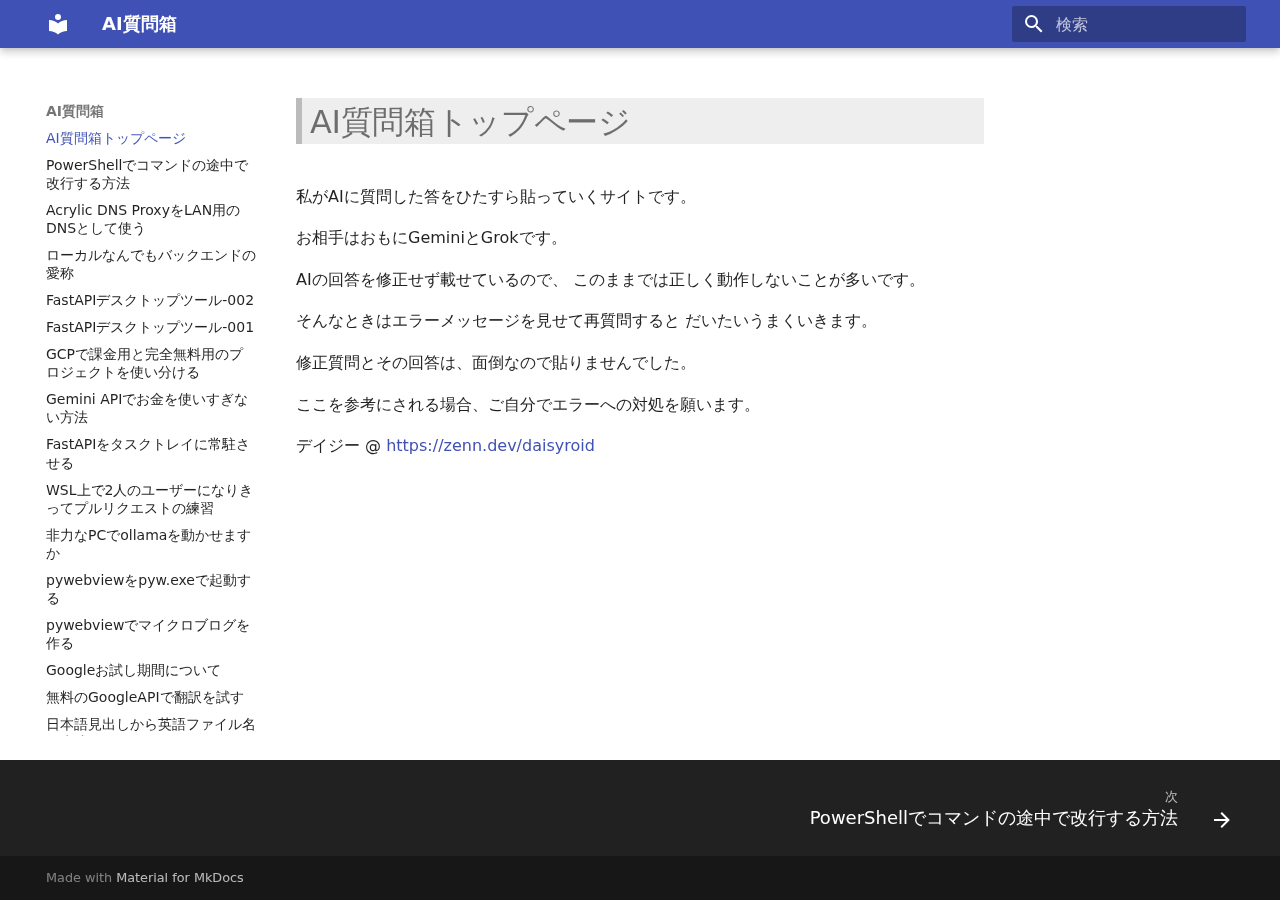
<file: hoge/index.html>
<!doctype html>
<html lang="ja" class="no-js">
  <head>
    
      <meta charset="utf-8">
      <meta name="viewport" content="width=device-width,initial-scale=1">
      
      
      
      
      
        <link rel="next" href="0033-powershell-break-line-in-command/">
      
      
        
      
      
      <link rel="icon" href="assets/images/favicon.png">
      <meta name="generator" content="mkdocs-1.6.1, mkdocs-material-9.7.3">
    
    
      
        <title>AI質問箱</title>
      
    
    
      <link rel="stylesheet" href="assets/stylesheets/main.484c7ddc.min.css">
      
      


    
    
      
    
    
      
        
        
        <link rel="preconnect" href="https://fonts.gstatic.com" crossorigin>
        <link rel="stylesheet" href="https://fonts.googleapis.com/css?family=Roboto:300,300i,400,400i,700,700i%7CRoboto+Mono:400,400i,700,700i&display=fallback">
        <style>:root{--md-text-font:"Roboto";--md-code-font:"Roboto Mono"}</style>
      
    
    
      <link rel="stylesheet" href="style.css">
    
    <script>__md_scope=new URL(".",location),__md_hash=e=>[...e].reduce(((e,_)=>(e<<5)-e+_.charCodeAt(0)),0),__md_get=(e,_=localStorage,t=__md_scope)=>JSON.parse(_.getItem(t.pathname+"."+e)),__md_set=(e,_,t=localStorage,a=__md_scope)=>{try{t.setItem(a.pathname+"."+e,JSON.stringify(_))}catch(e){}}</script>
    
      

    
    
  </head>
  
  
    <body dir="ltr">
  
    
    <input class="md-toggle" data-md-toggle="drawer" type="checkbox" id="__drawer" autocomplete="off">
    <input class="md-toggle" data-md-toggle="search" type="checkbox" id="__search" autocomplete="off">
    <label class="md-overlay" for="__drawer"></label>
    <div data-md-component="skip">
      
        
        <a href="#ai" class="md-skip">
          コンテンツにスキップ
        </a>
      
    </div>
    <div data-md-component="announce">
      
    </div>
    
    
      

  

<header class="md-header md-header--shadow" data-md-component="header">
  <nav class="md-header__inner md-grid" aria-label="ヘッダー">
    <a href="." title="AI質問箱" class="md-header__button md-logo" aria-label="AI質問箱" data-md-component="logo">
      
  
  <svg xmlns="http://www.w3.org/2000/svg" viewBox="0 0 24 24"><path d="M12 8a3 3 0 0 0 3-3 3 3 0 0 0-3-3 3 3 0 0 0-3 3 3 3 0 0 0 3 3m0 3.54C9.64 9.35 6.5 8 3 8v11c3.5 0 6.64 1.35 9 3.54 2.36-2.19 5.5-3.54 9-3.54V8c-3.5 0-6.64 1.35-9 3.54"/></svg>

    </a>
    <label class="md-header__button md-icon" for="__drawer">
      
      <svg xmlns="http://www.w3.org/2000/svg" viewBox="0 0 24 24"><path d="M3 6h18v2H3zm0 5h18v2H3zm0 5h18v2H3z"/></svg>
    </label>
    <div class="md-header__title" data-md-component="header-title">
      <div class="md-header__ellipsis">
        <div class="md-header__topic">
          <span class="md-ellipsis">
            AI質問箱
          </span>
        </div>
        <div class="md-header__topic" data-md-component="header-topic">
          <span class="md-ellipsis">
            
              AI質問箱トップページ
            
          </span>
        </div>
      </div>
    </div>
    
    
      <script>var palette=__md_get("__palette");if(palette&&palette.color){if("(prefers-color-scheme)"===palette.color.media){var media=matchMedia("(prefers-color-scheme: light)"),input=document.querySelector(media.matches?"[data-md-color-media='(prefers-color-scheme: light)']":"[data-md-color-media='(prefers-color-scheme: dark)']");palette.color.media=input.getAttribute("data-md-color-media"),palette.color.scheme=input.getAttribute("data-md-color-scheme"),palette.color.primary=input.getAttribute("data-md-color-primary"),palette.color.accent=input.getAttribute("data-md-color-accent")}for(var[key,value]of Object.entries(palette.color))document.body.setAttribute("data-md-color-"+key,value)}</script>
    
    
    
      
      
        <label class="md-header__button md-icon" for="__search">
          
          <svg xmlns="http://www.w3.org/2000/svg" viewBox="0 0 24 24"><path d="M9.5 3A6.5 6.5 0 0 1 16 9.5c0 1.61-.59 3.09-1.56 4.23l.27.27h.79l5 5-1.5 1.5-5-5v-.79l-.27-.27A6.52 6.52 0 0 1 9.5 16 6.5 6.5 0 0 1 3 9.5 6.5 6.5 0 0 1 9.5 3m0 2C7 5 5 7 5 9.5S7 14 9.5 14 14 12 14 9.5 12 5 9.5 5"/></svg>
        </label>
        <div class="md-search" data-md-component="search" role="dialog">
  <label class="md-search__overlay" for="__search"></label>
  <div class="md-search__inner" role="search">
    <form class="md-search__form" name="search">
      <input type="text" class="md-search__input" name="query" aria-label="検索" placeholder="検索" autocapitalize="off" autocorrect="off" autocomplete="off" spellcheck="false" data-md-component="search-query" required>
      <label class="md-search__icon md-icon" for="__search">
        
        <svg xmlns="http://www.w3.org/2000/svg" viewBox="0 0 24 24"><path d="M9.5 3A6.5 6.5 0 0 1 16 9.5c0 1.61-.59 3.09-1.56 4.23l.27.27h.79l5 5-1.5 1.5-5-5v-.79l-.27-.27A6.52 6.52 0 0 1 9.5 16 6.5 6.5 0 0 1 3 9.5 6.5 6.5 0 0 1 9.5 3m0 2C7 5 5 7 5 9.5S7 14 9.5 14 14 12 14 9.5 12 5 9.5 5"/></svg>
        
        <svg xmlns="http://www.w3.org/2000/svg" viewBox="0 0 24 24"><path d="M20 11v2H8l5.5 5.5-1.42 1.42L4.16 12l7.92-7.92L13.5 5.5 8 11z"/></svg>
      </label>
      <nav class="md-search__options" aria-label="検索">
        
        <button type="reset" class="md-search__icon md-icon" title="クリア" aria-label="クリア" tabindex="-1">
          
          <svg xmlns="http://www.w3.org/2000/svg" viewBox="0 0 24 24"><path d="M19 6.41 17.59 5 12 10.59 6.41 5 5 6.41 10.59 12 5 17.59 6.41 19 12 13.41 17.59 19 19 17.59 13.41 12z"/></svg>
        </button>
      </nav>
      
    </form>
    <div class="md-search__output">
      <div class="md-search__scrollwrap" tabindex="0" data-md-scrollfix>
        <div class="md-search-result" data-md-component="search-result">
          <div class="md-search-result__meta">
            検索を初期化
          </div>
          <ol class="md-search-result__list" role="presentation"></ol>
        </div>
      </div>
    </div>
  </div>
</div>
      
    
    
  </nav>
  
</header>
    
    <div class="md-container" data-md-component="container">
      
      
        
          
        
      
      <main class="md-main" data-md-component="main">
        <div class="md-main__inner md-grid">
          
            
              
              <div class="md-sidebar md-sidebar--primary" data-md-component="sidebar" data-md-type="navigation" >
                <div class="md-sidebar__scrollwrap">
                  <div class="md-sidebar__inner">
                    



<nav class="md-nav md-nav--primary" aria-label="ナビゲーション" data-md-level="0">
  <label class="md-nav__title" for="__drawer">
    <a href="." title="AI質問箱" class="md-nav__button md-logo" aria-label="AI質問箱" data-md-component="logo">
      
  
  <svg xmlns="http://www.w3.org/2000/svg" viewBox="0 0 24 24"><path d="M12 8a3 3 0 0 0 3-3 3 3 0 0 0-3-3 3 3 0 0 0-3 3 3 3 0 0 0 3 3m0 3.54C9.64 9.35 6.5 8 3 8v11c3.5 0 6.64 1.35 9 3.54 2.36-2.19 5.5-3.54 9-3.54V8c-3.5 0-6.64 1.35-9 3.54"/></svg>

    </a>
    AI質問箱
  </label>
  
  <ul class="md-nav__list" data-md-scrollfix>
    
      
      
  
  
    
  
  
  
    <li class="md-nav__item md-nav__item--active">
      
      <input class="md-nav__toggle md-toggle" type="checkbox" id="__toc">
      
      
        
      
      
      <a href="." class="md-nav__link md-nav__link--active">
        
  
  
  <span class="md-ellipsis">
    
  
    AI質問箱トップページ
  

    
  </span>
  
  

      </a>
      
    </li>
  

    
      
      
  
  
  
  
    <li class="md-nav__item">
      <a href="0033-powershell-break-line-in-command/" class="md-nav__link">
        
  
  
  <span class="md-ellipsis">
    
  
    PowerShellでコマンドの途中で改行する方法
  

    
  </span>
  
  

      </a>
    </li>
  

    
      
      
  
  
  
  
    <li class="md-nav__item">
      <a href="0032-acrylic-dns-proxy/" class="md-nav__link">
        
  
  
  <span class="md-ellipsis">
    
  
    Acrylic DNS ProxyをLAN用のDNSとして使う
  

    
  </span>
  
  

      </a>
    </li>
  

    
      
      
  
  
  
  
    <li class="md-nav__item">
      <a href="0031-local-backend-nickname/" class="md-nav__link">
        
  
  
  <span class="md-ellipsis">
    
  
    ローカルなんでもバックエンドの愛称
  

    
  </span>
  
  

      </a>
    </li>
  

    
      
      
  
  
  
  
    <li class="md-nav__item">
      <a href="0030-fast-api-desktop-002/" class="md-nav__link">
        
  
  
  <span class="md-ellipsis">
    
  
    FastAPIデスクトップツール-002
  

    
  </span>
  
  

      </a>
    </li>
  

    
      
      
  
  
  
  
    <li class="md-nav__item">
      <a href="0029-fast-api-desktop-001/" class="md-nav__link">
        
  
  
  <span class="md-ellipsis">
    
  
    FastAPIデスクトップツール-001
  

    
  </span>
  
  

      </a>
    </li>
  

    
      
      
  
  
  
  
    <li class="md-nav__item">
      <a href="0028-gcp-billing-vs-free-projects/" class="md-nav__link">
        
  
  
  <span class="md-ellipsis">
    
  
    GCPで課金用と完全無料用のプロジェクトを使い分ける
  

    
  </span>
  
  

      </a>
    </li>
  

    
      
      
  
  
  
  
    <li class="md-nav__item">
      <a href="0027-how-to-avoid-overspending-gemini-api/" class="md-nav__link">
        
  
  
  <span class="md-ellipsis">
    
  
    Gemini APIでお金を使いすぎない方法
  

    
  </span>
  
  

      </a>
    </li>
  

    
      
      
  
  
  
  
    <li class="md-nav__item">
      <a href="0026-fastapi-run-in-task-tray/" class="md-nav__link">
        
  
  
  <span class="md-ellipsis">
    
  
    FastAPIをタスクトレイに常駐させる
  

    
  </span>
  
  

      </a>
    </li>
  

    
      
      
  
  
  
  
    <li class="md-nav__item">
      <a href="0025-wsl-two-users-pull-request-practice/" class="md-nav__link">
        
  
  
  <span class="md-ellipsis">
    
  
    WSL上で2人のユーザーになりきってプルリクエストの練習
  

    
  </span>
  
  

      </a>
    </li>
  

    
      
      
  
  
  
  
    <li class="md-nav__item">
      <a href="0024-ollama-with-poor-pc/" class="md-nav__link">
        
  
  
  <span class="md-ellipsis">
    
  
    非力なPCでollamaを動かせますか
  

    
  </span>
  
  

      </a>
    </li>
  

    
      
      
  
  
  
  
    <li class="md-nav__item">
      <a href="0023-pywebview-with-pyw/" class="md-nav__link">
        
  
  
  <span class="md-ellipsis">
    
  
    pywebviewをpyw.exeで起動する
  

    
  </span>
  
  

      </a>
    </li>
  

    
      
      
  
  
  
  
    <li class="md-nav__item">
      <a href="0022-pywebview-microblog/" class="md-nav__link">
        
  
  
  <span class="md-ellipsis">
    
  
    pywebviewでマイクロブログを作る
  

    
  </span>
  
  

      </a>
    </li>
  

    
      
      
  
  
  
  
    <li class="md-nav__item">
      <a href="0021-gcp-first-message/" class="md-nav__link">
        
  
  
  <span class="md-ellipsis">
    
  
    Googleお試し期間について
  

    
  </span>
  
  

      </a>
    </li>
  

    
      
      
  
  
  
  
    <li class="md-nav__item">
      <a href="0020-google-ai-translater/" class="md-nav__link">
        
  
  
  <span class="md-ellipsis">
    
  
    無料のGoogleAPIで翻訳を試す
  

    
  </span>
  
  

      </a>
    </li>
  

    
      
      
  
  
  
  
    <li class="md-nav__item">
      <a href="0019-ai-filename-creater/" class="md-nav__link">
        
  
  
  <span class="md-ellipsis">
    
  
    日本語見出しから英語ファイル名を生成
  

    
  </span>
  
  

      </a>
    </li>
  

    
      
      
  
  
  
  
    <li class="md-nav__item">
      <a href="0018-python-tiny-webserver/" class="md-nav__link">
        
  
  
  <span class="md-ellipsis">
    
  
    PythonでCGI可能なローカルWebサーバー
  

    
  </span>
  
  

      </a>
    </li>
  

    
      
      
  
  
  
  
    <li class="md-nav__item">
      <a href="0017-bash-echo-on/" class="md-nav__link">
        
  
  
  <span class="md-ellipsis">
    
  
    bashスクリプトでコマンドの逐次表示
  

    
  </span>
  
  

      </a>
    </li>
  

    
      
      
  
  
  
  
    <li class="md-nav__item">
      <a href="0016-how-to-wsl/" class="md-nav__link">
        
  
  
  <span class="md-ellipsis">
    
  
    wsl.exeの使い方まとめ
  

    
  </span>
  
  

      </a>
    </li>
  

    
      
      
  
  
  
  
    <li class="md-nav__item">
      <a href="0015-nice-to-heavy-cgi/" class="md-nav__link">
        
  
  
  <span class="md-ellipsis">
    
  
    重いCGIはniceで謙虚に
  

    
  </span>
  
  

      </a>
    </li>
  

    
      
      
  
  
  
  
    <li class="md-nav__item">
      <a href="0014-py-cgi-timeout/" class="md-nav__link">
        
  
  
  <span class="md-ellipsis">
    
  
    PythonのCGIでタイムアウト処理
  

    
  </span>
  
  

      </a>
    </li>
  

    
      
      
  
  
  
  
    <li class="md-nav__item">
      <a href="0013-mkdocs-material/" class="md-nav__link">
        
  
  
  <span class="md-ellipsis">
    
  
    テーマMaterialがMkDocsで使えなくなる？
  

    
  </span>
  
  

      </a>
    </li>
  

    
      
      
  
  
  
  
    <li class="md-nav__item">
      <a href="0012-image2webp/" class="md-nav__link">
        
  
  
  <span class="md-ellipsis">
    
  
    画像ファイルをWebp形式に変換
  

    
  </span>
  
  

      </a>
    </li>
  

    
      
      
  
  
  
  
    <li class="md-nav__item">
      <a href="0011-winsize/" class="md-nav__link">
        
  
  
  <span class="md-ellipsis">
    
  
    Pythonでウィンドウ位置指定
  

    
  </span>
  
  

      </a>
    </li>
  

    
      
      
  
  
  
  
    <li class="md-nav__item">
      <a href="0010-english-talker/" class="md-nav__link">
        
  
  
  <span class="md-ellipsis">
    
  
    Windowsに英語でしゃべらせる
  

    
  </span>
  
  

      </a>
    </li>
  

    
      
      
  
  
  
  
    <li class="md-nav__item">
      <a href="0009-tech-blog/" class="md-nav__link">
        
  
  
  <span class="md-ellipsis">
    
  
    おすすめの技術系ブログ
  

    
  </span>
  
  

      </a>
    </li>
  

    
      
      
  
  
  
  
    <li class="md-nav__item">
      <a href="0008-github-cli/" class="md-nav__link">
        
  
  
  <span class="md-ellipsis">
    
  
    WSL でも GitHub CLI
  

    
  </span>
  
  

      </a>
    </li>
  

    
      
      
  
  
  
  
    <li class="md-nav__item">
      <a href="0007-git-typo/" class="md-nav__link">
        
  
  
  <span class="md-ellipsis">
    
  
    git config 入力ミス消していい？
  

    
  </span>
  
  

      </a>
    </li>
  

    
      
      
  
  
  
  
    <li class="md-nav__item">
      <a href="0006-rsync-howto/" class="md-nav__link">
        
  
  
  <span class="md-ellipsis">
    
  
    rsync でフォルダを同期
  

    
  </span>
  
  

      </a>
    </li>
  

    
      
      
  
  
  
  
    <li class="md-nav__item">
      <a href="0005-gitignore-why/" class="md-nav__link">
        
  
  
  <span class="md-ellipsis">
    
  
    あれ？ gitignore が効かない
  

    
  </span>
  
  

      </a>
    </li>
  

    
      
      
  
  
  
  
    <li class="md-nav__item">
      <a href="0004-github-push/" class="md-nav__link">
        
  
  
  <span class="md-ellipsis">
    
  
    GitHubにpushする方法
  

    
  </span>
  
  

      </a>
    </li>
  

    
      
      
  
  
  
  
    <li class="md-nav__item">
      <a href="0003-install-github/" class="md-nav__link">
        
  
  
  <span class="md-ellipsis">
    
  
    GitHubの設定
  

    
  </span>
  
  

      </a>
    </li>
  

    
      
      
  
  
  
  
    <li class="md-nav__item">
      <a href="0002-install-python/" class="md-nav__link">
        
  
  
  <span class="md-ellipsis">
    
  
    Pythonのインストール
  

    
  </span>
  
  

      </a>
    </li>
  

    
      
      
  
  
  
  
    <li class="md-nav__item">
      <a href="0001-install-wsl/" class="md-nav__link">
        
  
  
  <span class="md-ellipsis">
    
  
    WSLのインストール
  

    
  </span>
  
  

      </a>
    </li>
  

    
  </ul>
</nav>
                  </div>
                </div>
              </div>
            
            
              
              <div class="md-sidebar md-sidebar--secondary" data-md-component="sidebar" data-md-type="toc" >
                <div class="md-sidebar__scrollwrap">
                  <div class="md-sidebar__inner">
                    

<nav class="md-nav md-nav--secondary" aria-label="目次">
  
  
  
    
  
  
</nav>
                  </div>
                </div>
              </div>
            
          
          
            <div class="md-content" data-md-component="content">
              
              <article class="md-content__inner md-typeset">
                
                  



<h1 id="ai">AI質問箱トップページ</h1>
<p>私がAIに質問した答をひたすら貼っていくサイトです。</p>
<p>お相手はおもにGeminiとGrokです。</p>
<p>AIの回答を修正せず載せているので、
このままでは正しく動作しないことが多いです。</p>
<p>そんなときはエラーメッセージを見せて再質問すると
だいたいうまくいきます。</p>
<p>修正質問とその回答は、面倒なので貼りませんでした。</p>
<p>ここを参考にされる場合、ご自分でエラーへの対処を願います。</p>
<p>デイジー @ <a href="https://zenn.dev/daisyroid">https://zenn.dev/daisyroid</a></p>












                
              </article>
            </div>
          
          
<script>var target=document.getElementById(location.hash.slice(1));target&&target.name&&(target.checked=target.name.startsWith("__tabbed_"))</script>
        </div>
        
      </main>
      
        <footer class="md-footer">
  
    
      
      <nav class="md-footer__inner md-grid" aria-label="フッター" >
        
        
          
          <a href="0033-powershell-break-line-in-command/" class="md-footer__link md-footer__link--next" aria-label="次: PowerShellでコマンドの途中で改行する方法">
            <div class="md-footer__title">
              <span class="md-footer__direction">
                次
              </span>
              <div class="md-ellipsis">
                PowerShellでコマンドの途中で改行する方法
              </div>
            </div>
            <div class="md-footer__button md-icon">
              
              <svg xmlns="http://www.w3.org/2000/svg" viewBox="0 0 24 24"><path d="M4 11v2h12l-5.5 5.5 1.42 1.42L19.84 12l-7.92-7.92L10.5 5.5 16 11z"/></svg>
            </div>
          </a>
        
      </nav>
    
  
  <div class="md-footer-meta md-typeset">
    <div class="md-footer-meta__inner md-grid">
      <div class="md-copyright">
  
  
    Made with
    <a href="https://squidfunk.github.io/mkdocs-material/" target="_blank" rel="noopener">
      Material for MkDocs
    </a>
  
</div>
      
    </div>
  </div>
</footer>
      
    </div>
    <div class="md-dialog" data-md-component="dialog">
      <div class="md-dialog__inner md-typeset"></div>
    </div>
    
    
    
      
      
      <script id="__config" type="application/json">{"annotate": null, "base": ".", "features": ["content.code.copy", "navigation.footer"], "search": "assets/javascripts/workers/search.2c215733.min.js", "tags": null, "translations": {"clipboard.copied": "\u30b3\u30d4\u30fc\u3057\u307e\u3057\u305f", "clipboard.copy": "\u30af\u30ea\u30c3\u30d7\u30dc\u30fc\u30c9\u3078\u30b3\u30d4\u30fc", "search.result.more.one": "\u3053\u306e\u30da\u30fc\u30b8\u5185\u306b\u3082\u30461\u4ef6\u898b\u3064\u304b\u308a\u307e\u3057\u305f", "search.result.more.other": "\u3053\u306e\u30da\u30fc\u30b8\u5185\u306b\u3042\u3068#\u4ef6\u898b\u3064\u304b\u308a\u307e\u3057\u305f", "search.result.none": "\u4f55\u3082\u898b\u3064\u304b\u308a\u307e\u305b\u3093\u3067\u3057\u305f", "search.result.one": "1\u4ef6\u898b\u3064\u304b\u308a\u307e\u3057\u305f", "search.result.other": "#\u4ef6\u898b\u3064\u304b\u308a\u307e\u3057\u305f", "search.result.placeholder": "\u691c\u7d22\u30ad\u30fc\u30ef\u30fc\u30c9\u3092\u5165\u529b\u3057\u3066\u304f\u3060\u3055\u3044", "search.result.term.missing": "\u691c\u7d22\u306b\u542b\u307e\u308c\u306a\u3044", "select.version": "\u30d0\u30fc\u30b8\u30e7\u30f3\u5207\u308a\u66ff\u3048"}, "version": null}</script>
    
    
      <script src="assets/javascripts/bundle.79ae519e.min.js"></script>
      
    
  </body>
</html>
</file>
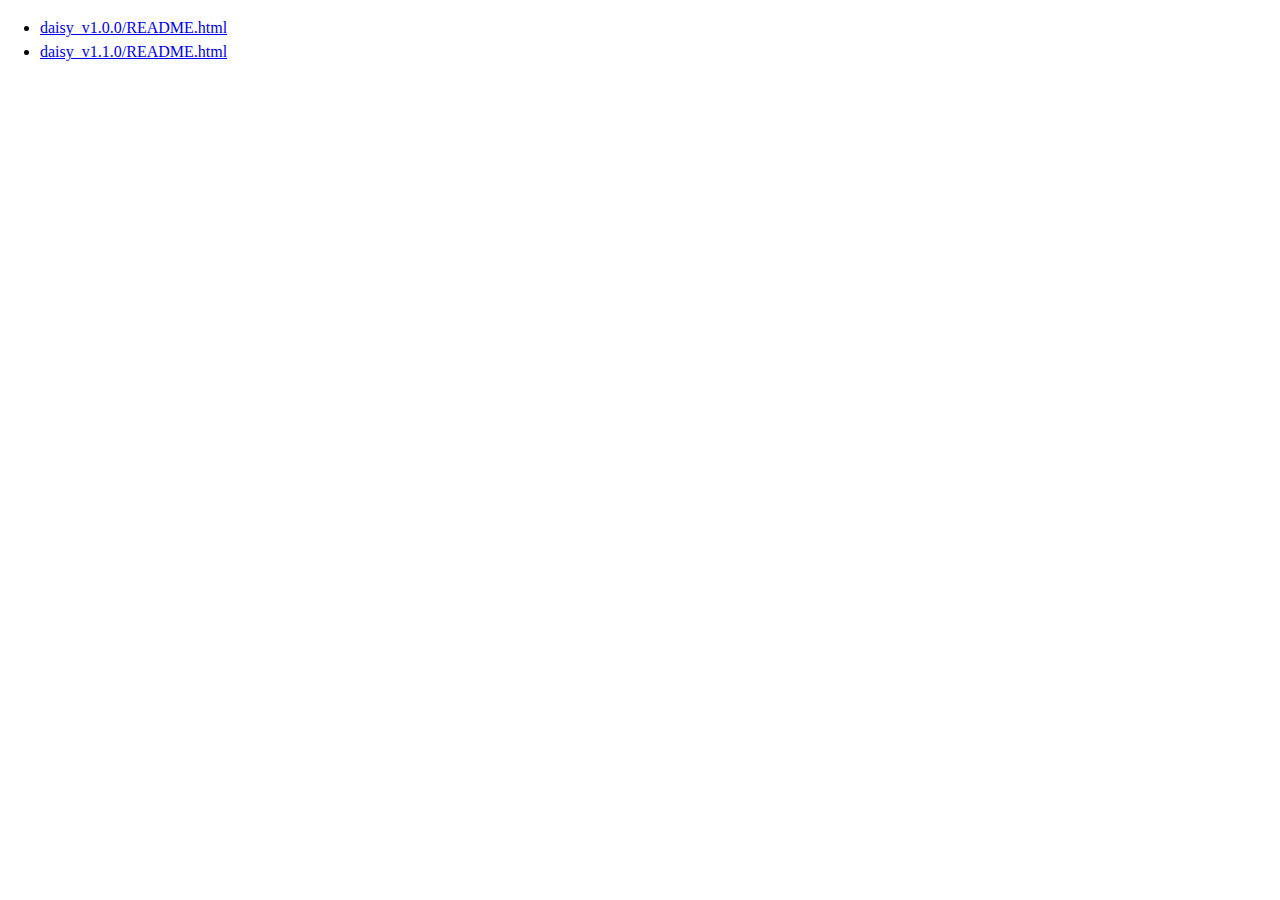
<file: vroid/index.html>
<!DOCTYPE html>
<html lang="ja">
<head>
  <script>
    const matches = location.hash.match(/^#(.*)$/);
    if (matches) { location.href = matches[1] + '/README.html'; }
  </script>
  <meta charset="utf-8">
  <meta name="viewport" content="width=device-width">
  <title>Readme</title>
  <link rel="stylesheet" type="text/css" href="../lib/style.css">
</head>
<body>
  <div id="main">
    <ul>
      <li><a href="daisy_v1.0.0/README.html">daisy_v1.0.0/README.html</a></li>
      <li><a href="daisy_v1.1.0/README.html">daisy_v1.1.0/README.html</a></li>
    </ul>
  </div>
</body>
</html>
</file>
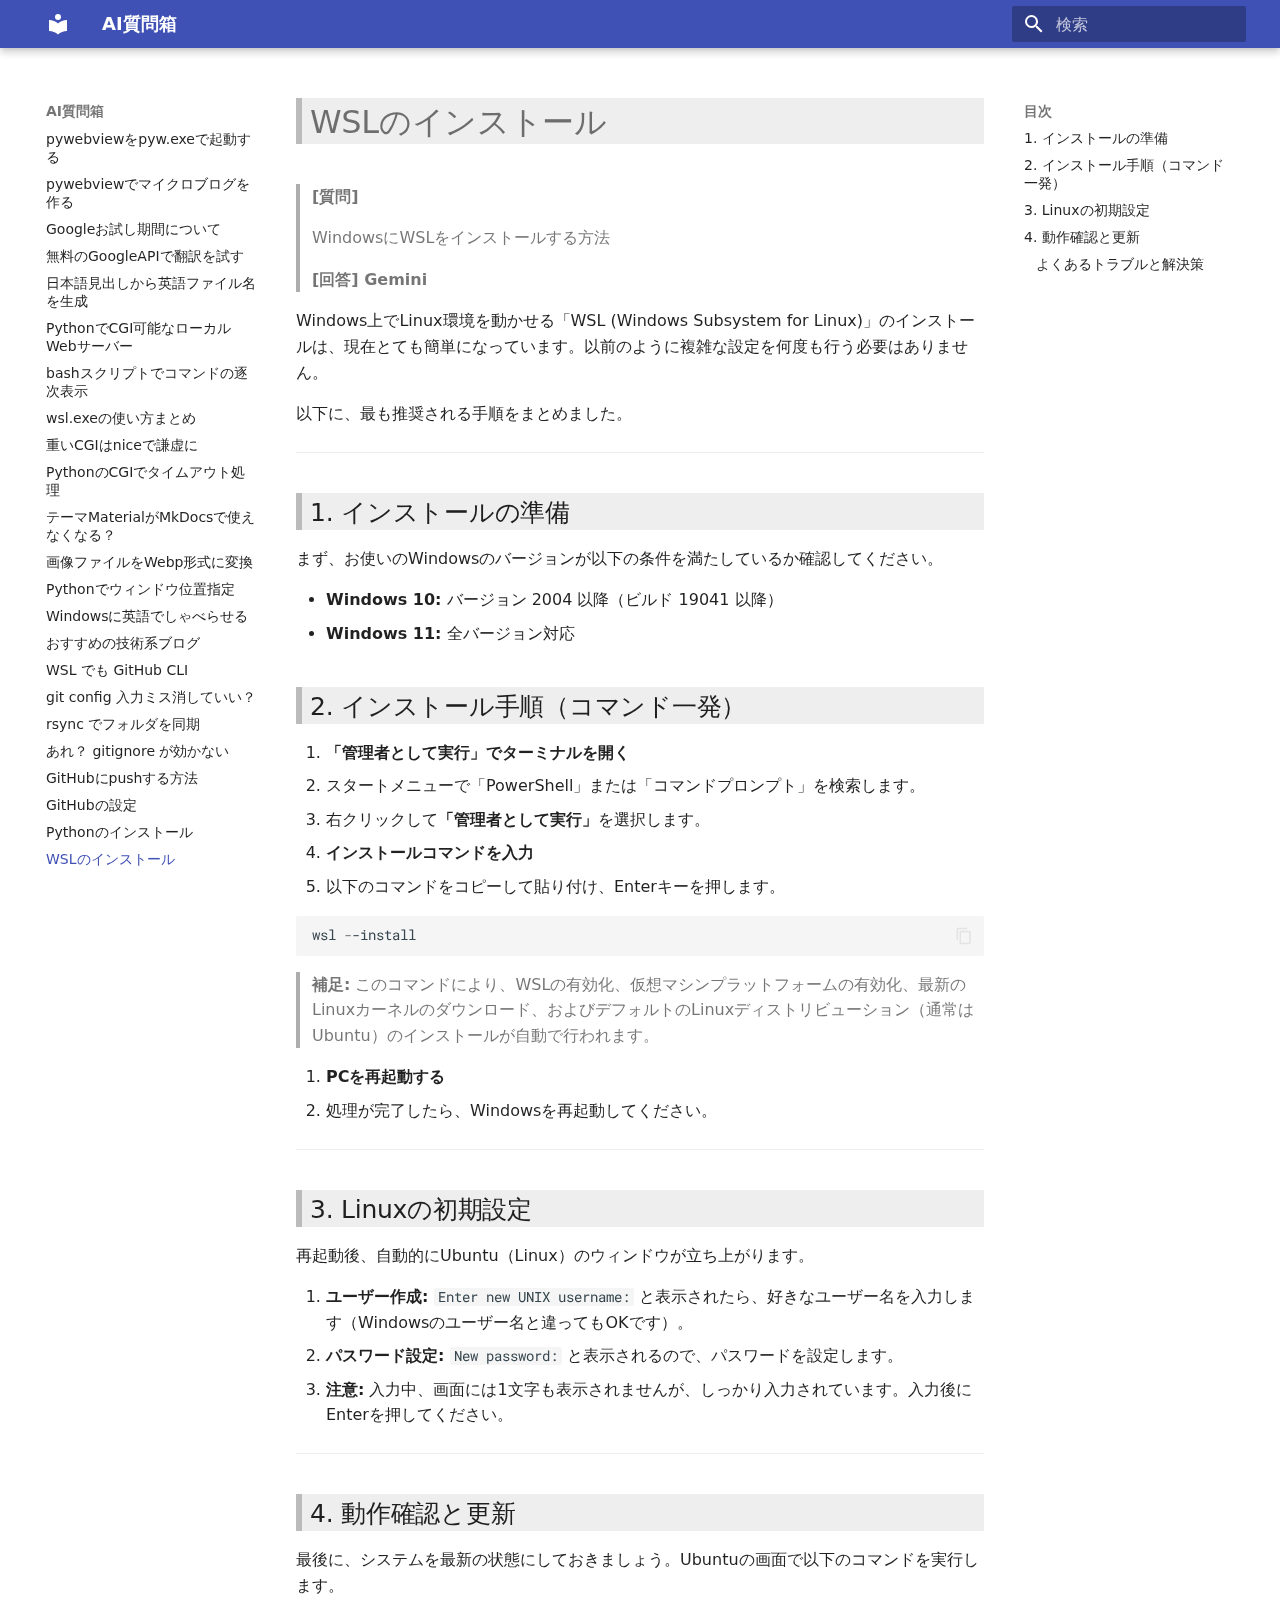
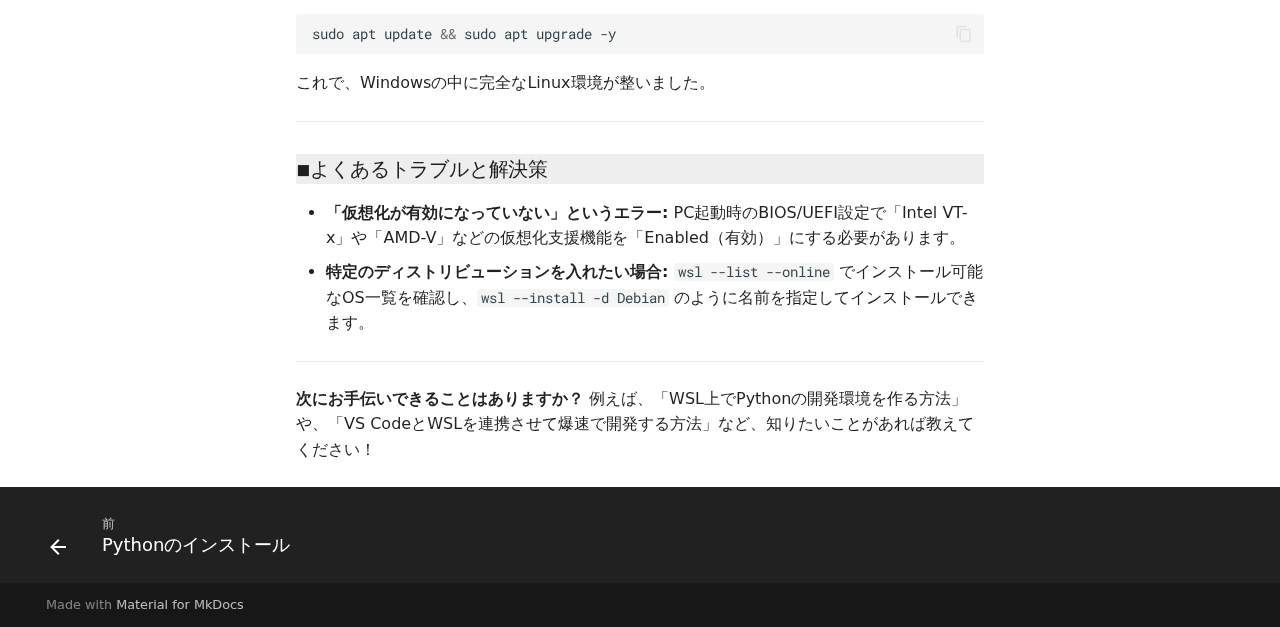
<file: hoge/0001-install-wsl/index.html>
<!doctype html>
<html lang="ja" class="no-js">
  <head>
    
      <meta charset="utf-8">
      <meta name="viewport" content="width=device-width,initial-scale=1">
      
      
      
      
        <link rel="prev" href="../0002-install-python/">
      
      
      
        
      
      
      <link rel="icon" href="../assets/images/favicon.png">
      <meta name="generator" content="mkdocs-1.6.1, mkdocs-material-9.7.3">
    
    
      
        <title>WSLのインストール - AI質問箱</title>
      
    
    
      <link rel="stylesheet" href="../assets/stylesheets/main.484c7ddc.min.css">
      
      


    
    
      
    
    
      
        
        
        <link rel="preconnect" href="https://fonts.gstatic.com" crossorigin>
        <link rel="stylesheet" href="https://fonts.googleapis.com/css?family=Roboto:300,300i,400,400i,700,700i%7CRoboto+Mono:400,400i,700,700i&display=fallback">
        <style>:root{--md-text-font:"Roboto";--md-code-font:"Roboto Mono"}</style>
      
    
    
      <link rel="stylesheet" href="../style.css">
    
    <script>__md_scope=new URL("..",location),__md_hash=e=>[...e].reduce(((e,_)=>(e<<5)-e+_.charCodeAt(0)),0),__md_get=(e,_=localStorage,t=__md_scope)=>JSON.parse(_.getItem(t.pathname+"."+e)),__md_set=(e,_,t=localStorage,a=__md_scope)=>{try{t.setItem(a.pathname+"."+e,JSON.stringify(_))}catch(e){}}</script>
    
      

    
    
  </head>
  
  
    <body dir="ltr">
  
    
    <input class="md-toggle" data-md-toggle="drawer" type="checkbox" id="__drawer" autocomplete="off">
    <input class="md-toggle" data-md-toggle="search" type="checkbox" id="__search" autocomplete="off">
    <label class="md-overlay" for="__drawer"></label>
    <div data-md-component="skip">
      
        
        <a href="#wsl" class="md-skip">
          コンテンツにスキップ
        </a>
      
    </div>
    <div data-md-component="announce">
      
    </div>
    
    
      

  

<header class="md-header md-header--shadow" data-md-component="header">
  <nav class="md-header__inner md-grid" aria-label="ヘッダー">
    <a href=".." title="AI質問箱" class="md-header__button md-logo" aria-label="AI質問箱" data-md-component="logo">
      
  
  <svg xmlns="http://www.w3.org/2000/svg" viewBox="0 0 24 24"><path d="M12 8a3 3 0 0 0 3-3 3 3 0 0 0-3-3 3 3 0 0 0-3 3 3 3 0 0 0 3 3m0 3.54C9.64 9.35 6.5 8 3 8v11c3.5 0 6.64 1.35 9 3.54 2.36-2.19 5.5-3.54 9-3.54V8c-3.5 0-6.64 1.35-9 3.54"/></svg>

    </a>
    <label class="md-header__button md-icon" for="__drawer">
      
      <svg xmlns="http://www.w3.org/2000/svg" viewBox="0 0 24 24"><path d="M3 6h18v2H3zm0 5h18v2H3zm0 5h18v2H3z"/></svg>
    </label>
    <div class="md-header__title" data-md-component="header-title">
      <div class="md-header__ellipsis">
        <div class="md-header__topic">
          <span class="md-ellipsis">
            AI質問箱
          </span>
        </div>
        <div class="md-header__topic" data-md-component="header-topic">
          <span class="md-ellipsis">
            
              WSLのインストール
            
          </span>
        </div>
      </div>
    </div>
    
    
      <script>var palette=__md_get("__palette");if(palette&&palette.color){if("(prefers-color-scheme)"===palette.color.media){var media=matchMedia("(prefers-color-scheme: light)"),input=document.querySelector(media.matches?"[data-md-color-media='(prefers-color-scheme: light)']":"[data-md-color-media='(prefers-color-scheme: dark)']");palette.color.media=input.getAttribute("data-md-color-media"),palette.color.scheme=input.getAttribute("data-md-color-scheme"),palette.color.primary=input.getAttribute("data-md-color-primary"),palette.color.accent=input.getAttribute("data-md-color-accent")}for(var[key,value]of Object.entries(palette.color))document.body.setAttribute("data-md-color-"+key,value)}</script>
    
    
    
      
      
        <label class="md-header__button md-icon" for="__search">
          
          <svg xmlns="http://www.w3.org/2000/svg" viewBox="0 0 24 24"><path d="M9.5 3A6.5 6.5 0 0 1 16 9.5c0 1.61-.59 3.09-1.56 4.23l.27.27h.79l5 5-1.5 1.5-5-5v-.79l-.27-.27A6.52 6.52 0 0 1 9.5 16 6.5 6.5 0 0 1 3 9.5 6.5 6.5 0 0 1 9.5 3m0 2C7 5 5 7 5 9.5S7 14 9.5 14 14 12 14 9.5 12 5 9.5 5"/></svg>
        </label>
        <div class="md-search" data-md-component="search" role="dialog">
  <label class="md-search__overlay" for="__search"></label>
  <div class="md-search__inner" role="search">
    <form class="md-search__form" name="search">
      <input type="text" class="md-search__input" name="query" aria-label="検索" placeholder="検索" autocapitalize="off" autocorrect="off" autocomplete="off" spellcheck="false" data-md-component="search-query" required>
      <label class="md-search__icon md-icon" for="__search">
        
        <svg xmlns="http://www.w3.org/2000/svg" viewBox="0 0 24 24"><path d="M9.5 3A6.5 6.5 0 0 1 16 9.5c0 1.61-.59 3.09-1.56 4.23l.27.27h.79l5 5-1.5 1.5-5-5v-.79l-.27-.27A6.52 6.52 0 0 1 9.5 16 6.5 6.5 0 0 1 3 9.5 6.5 6.5 0 0 1 9.5 3m0 2C7 5 5 7 5 9.5S7 14 9.5 14 14 12 14 9.5 12 5 9.5 5"/></svg>
        
        <svg xmlns="http://www.w3.org/2000/svg" viewBox="0 0 24 24"><path d="M20 11v2H8l5.5 5.5-1.42 1.42L4.16 12l7.92-7.92L13.5 5.5 8 11z"/></svg>
      </label>
      <nav class="md-search__options" aria-label="検索">
        
        <button type="reset" class="md-search__icon md-icon" title="クリア" aria-label="クリア" tabindex="-1">
          
          <svg xmlns="http://www.w3.org/2000/svg" viewBox="0 0 24 24"><path d="M19 6.41 17.59 5 12 10.59 6.41 5 5 6.41 10.59 12 5 17.59 6.41 19 12 13.41 17.59 19 19 17.59 13.41 12z"/></svg>
        </button>
      </nav>
      
    </form>
    <div class="md-search__output">
      <div class="md-search__scrollwrap" tabindex="0" data-md-scrollfix>
        <div class="md-search-result" data-md-component="search-result">
          <div class="md-search-result__meta">
            検索を初期化
          </div>
          <ol class="md-search-result__list" role="presentation"></ol>
        </div>
      </div>
    </div>
  </div>
</div>
      
    
    
  </nav>
  
</header>
    
    <div class="md-container" data-md-component="container">
      
      
        
          
        
      
      <main class="md-main" data-md-component="main">
        <div class="md-main__inner md-grid">
          
            
              
              <div class="md-sidebar md-sidebar--primary" data-md-component="sidebar" data-md-type="navigation" >
                <div class="md-sidebar__scrollwrap">
                  <div class="md-sidebar__inner">
                    



<nav class="md-nav md-nav--primary" aria-label="ナビゲーション" data-md-level="0">
  <label class="md-nav__title" for="__drawer">
    <a href=".." title="AI質問箱" class="md-nav__button md-logo" aria-label="AI質問箱" data-md-component="logo">
      
  
  <svg xmlns="http://www.w3.org/2000/svg" viewBox="0 0 24 24"><path d="M12 8a3 3 0 0 0 3-3 3 3 0 0 0-3-3 3 3 0 0 0-3 3 3 3 0 0 0 3 3m0 3.54C9.64 9.35 6.5 8 3 8v11c3.5 0 6.64 1.35 9 3.54 2.36-2.19 5.5-3.54 9-3.54V8c-3.5 0-6.64 1.35-9 3.54"/></svg>

    </a>
    AI質問箱
  </label>
  
  <ul class="md-nav__list" data-md-scrollfix>
    
      
      
  
  
  
  
    <li class="md-nav__item">
      <a href=".." class="md-nav__link">
        
  
  
  <span class="md-ellipsis">
    
  
    AI質問箱トップページ
  

    
  </span>
  
  

      </a>
    </li>
  

    
      
      
  
  
  
  
    <li class="md-nav__item">
      <a href="../0033-powershell-break-line-in-command/" class="md-nav__link">
        
  
  
  <span class="md-ellipsis">
    
  
    PowerShellでコマンドの途中で改行する方法
  

    
  </span>
  
  

      </a>
    </li>
  

    
      
      
  
  
  
  
    <li class="md-nav__item">
      <a href="../0032-acrylic-dns-proxy/" class="md-nav__link">
        
  
  
  <span class="md-ellipsis">
    
  
    Acrylic DNS ProxyをLAN用のDNSとして使う
  

    
  </span>
  
  

      </a>
    </li>
  

    
      
      
  
  
  
  
    <li class="md-nav__item">
      <a href="../0031-local-backend-nickname/" class="md-nav__link">
        
  
  
  <span class="md-ellipsis">
    
  
    ローカルなんでもバックエンドの愛称
  

    
  </span>
  
  

      </a>
    </li>
  

    
      
      
  
  
  
  
    <li class="md-nav__item">
      <a href="../0030-fast-api-desktop-002/" class="md-nav__link">
        
  
  
  <span class="md-ellipsis">
    
  
    FastAPIデスクトップツール-002
  

    
  </span>
  
  

      </a>
    </li>
  

    
      
      
  
  
  
  
    <li class="md-nav__item">
      <a href="../0029-fast-api-desktop-001/" class="md-nav__link">
        
  
  
  <span class="md-ellipsis">
    
  
    FastAPIデスクトップツール-001
  

    
  </span>
  
  

      </a>
    </li>
  

    
      
      
  
  
  
  
    <li class="md-nav__item">
      <a href="../0028-gcp-billing-vs-free-projects/" class="md-nav__link">
        
  
  
  <span class="md-ellipsis">
    
  
    GCPで課金用と完全無料用のプロジェクトを使い分ける
  

    
  </span>
  
  

      </a>
    </li>
  

    
      
      
  
  
  
  
    <li class="md-nav__item">
      <a href="../0027-how-to-avoid-overspending-gemini-api/" class="md-nav__link">
        
  
  
  <span class="md-ellipsis">
    
  
    Gemini APIでお金を使いすぎない方法
  

    
  </span>
  
  

      </a>
    </li>
  

    
      
      
  
  
  
  
    <li class="md-nav__item">
      <a href="../0026-fastapi-run-in-task-tray/" class="md-nav__link">
        
  
  
  <span class="md-ellipsis">
    
  
    FastAPIをタスクトレイに常駐させる
  

    
  </span>
  
  

      </a>
    </li>
  

    
      
      
  
  
  
  
    <li class="md-nav__item">
      <a href="../0025-wsl-two-users-pull-request-practice/" class="md-nav__link">
        
  
  
  <span class="md-ellipsis">
    
  
    WSL上で2人のユーザーになりきってプルリクエストの練習
  

    
  </span>
  
  

      </a>
    </li>
  

    
      
      
  
  
  
  
    <li class="md-nav__item">
      <a href="../0024-ollama-with-poor-pc/" class="md-nav__link">
        
  
  
  <span class="md-ellipsis">
    
  
    非力なPCでollamaを動かせますか
  

    
  </span>
  
  

      </a>
    </li>
  

    
      
      
  
  
  
  
    <li class="md-nav__item">
      <a href="../0023-pywebview-with-pyw/" class="md-nav__link">
        
  
  
  <span class="md-ellipsis">
    
  
    pywebviewをpyw.exeで起動する
  

    
  </span>
  
  

      </a>
    </li>
  

    
      
      
  
  
  
  
    <li class="md-nav__item">
      <a href="../0022-pywebview-microblog/" class="md-nav__link">
        
  
  
  <span class="md-ellipsis">
    
  
    pywebviewでマイクロブログを作る
  

    
  </span>
  
  

      </a>
    </li>
  

    
      
      
  
  
  
  
    <li class="md-nav__item">
      <a href="../0021-gcp-first-message/" class="md-nav__link">
        
  
  
  <span class="md-ellipsis">
    
  
    Googleお試し期間について
  

    
  </span>
  
  

      </a>
    </li>
  

    
      
      
  
  
  
  
    <li class="md-nav__item">
      <a href="../0020-google-ai-translater/" class="md-nav__link">
        
  
  
  <span class="md-ellipsis">
    
  
    無料のGoogleAPIで翻訳を試す
  

    
  </span>
  
  

      </a>
    </li>
  

    
      
      
  
  
  
  
    <li class="md-nav__item">
      <a href="../0019-ai-filename-creater/" class="md-nav__link">
        
  
  
  <span class="md-ellipsis">
    
  
    日本語見出しから英語ファイル名を生成
  

    
  </span>
  
  

      </a>
    </li>
  

    
      
      
  
  
  
  
    <li class="md-nav__item">
      <a href="../0018-python-tiny-webserver/" class="md-nav__link">
        
  
  
  <span class="md-ellipsis">
    
  
    PythonでCGI可能なローカルWebサーバー
  

    
  </span>
  
  

      </a>
    </li>
  

    
      
      
  
  
  
  
    <li class="md-nav__item">
      <a href="../0017-bash-echo-on/" class="md-nav__link">
        
  
  
  <span class="md-ellipsis">
    
  
    bashスクリプトでコマンドの逐次表示
  

    
  </span>
  
  

      </a>
    </li>
  

    
      
      
  
  
  
  
    <li class="md-nav__item">
      <a href="../0016-how-to-wsl/" class="md-nav__link">
        
  
  
  <span class="md-ellipsis">
    
  
    wsl.exeの使い方まとめ
  

    
  </span>
  
  

      </a>
    </li>
  

    
      
      
  
  
  
  
    <li class="md-nav__item">
      <a href="../0015-nice-to-heavy-cgi/" class="md-nav__link">
        
  
  
  <span class="md-ellipsis">
    
  
    重いCGIはniceで謙虚に
  

    
  </span>
  
  

      </a>
    </li>
  

    
      
      
  
  
  
  
    <li class="md-nav__item">
      <a href="../0014-py-cgi-timeout/" class="md-nav__link">
        
  
  
  <span class="md-ellipsis">
    
  
    PythonのCGIでタイムアウト処理
  

    
  </span>
  
  

      </a>
    </li>
  

    
      
      
  
  
  
  
    <li class="md-nav__item">
      <a href="../0013-mkdocs-material/" class="md-nav__link">
        
  
  
  <span class="md-ellipsis">
    
  
    テーマMaterialがMkDocsで使えなくなる？
  

    
  </span>
  
  

      </a>
    </li>
  

    
      
      
  
  
  
  
    <li class="md-nav__item">
      <a href="../0012-image2webp/" class="md-nav__link">
        
  
  
  <span class="md-ellipsis">
    
  
    画像ファイルをWebp形式に変換
  

    
  </span>
  
  

      </a>
    </li>
  

    
      
      
  
  
  
  
    <li class="md-nav__item">
      <a href="../0011-winsize/" class="md-nav__link">
        
  
  
  <span class="md-ellipsis">
    
  
    Pythonでウィンドウ位置指定
  

    
  </span>
  
  

      </a>
    </li>
  

    
      
      
  
  
  
  
    <li class="md-nav__item">
      <a href="../0010-english-talker/" class="md-nav__link">
        
  
  
  <span class="md-ellipsis">
    
  
    Windowsに英語でしゃべらせる
  

    
  </span>
  
  

      </a>
    </li>
  

    
      
      
  
  
  
  
    <li class="md-nav__item">
      <a href="../0009-tech-blog/" class="md-nav__link">
        
  
  
  <span class="md-ellipsis">
    
  
    おすすめの技術系ブログ
  

    
  </span>
  
  

      </a>
    </li>
  

    
      
      
  
  
  
  
    <li class="md-nav__item">
      <a href="../0008-github-cli/" class="md-nav__link">
        
  
  
  <span class="md-ellipsis">
    
  
    WSL でも GitHub CLI
  

    
  </span>
  
  

      </a>
    </li>
  

    
      
      
  
  
  
  
    <li class="md-nav__item">
      <a href="../0007-git-typo/" class="md-nav__link">
        
  
  
  <span class="md-ellipsis">
    
  
    git config 入力ミス消していい？
  

    
  </span>
  
  

      </a>
    </li>
  

    
      
      
  
  
  
  
    <li class="md-nav__item">
      <a href="../0006-rsync-howto/" class="md-nav__link">
        
  
  
  <span class="md-ellipsis">
    
  
    rsync でフォルダを同期
  

    
  </span>
  
  

      </a>
    </li>
  

    
      
      
  
  
  
  
    <li class="md-nav__item">
      <a href="../0005-gitignore-why/" class="md-nav__link">
        
  
  
  <span class="md-ellipsis">
    
  
    あれ？ gitignore が効かない
  

    
  </span>
  
  

      </a>
    </li>
  

    
      
      
  
  
  
  
    <li class="md-nav__item">
      <a href="../0004-github-push/" class="md-nav__link">
        
  
  
  <span class="md-ellipsis">
    
  
    GitHubにpushする方法
  

    
  </span>
  
  

      </a>
    </li>
  

    
      
      
  
  
  
  
    <li class="md-nav__item">
      <a href="../0003-install-github/" class="md-nav__link">
        
  
  
  <span class="md-ellipsis">
    
  
    GitHubの設定
  

    
  </span>
  
  

      </a>
    </li>
  

    
      
      
  
  
  
  
    <li class="md-nav__item">
      <a href="../0002-install-python/" class="md-nav__link">
        
  
  
  <span class="md-ellipsis">
    
  
    Pythonのインストール
  

    
  </span>
  
  

      </a>
    </li>
  

    
      
      
  
  
    
  
  
  
    <li class="md-nav__item md-nav__item--active">
      
      <input class="md-nav__toggle md-toggle" type="checkbox" id="__toc">
      
      
        
      
      
        <label class="md-nav__link md-nav__link--active" for="__toc">
          
  
  
  <span class="md-ellipsis">
    
  
    WSLのインストール
  

    
  </span>
  
  

          <span class="md-nav__icon md-icon"></span>
        </label>
      
      <a href="./" class="md-nav__link md-nav__link--active">
        
  
  
  <span class="md-ellipsis">
    
  
    WSLのインストール
  

    
  </span>
  
  

      </a>
      
        

<nav class="md-nav md-nav--secondary" aria-label="目次">
  
  
  
    
  
  
    <label class="md-nav__title" for="__toc">
      <span class="md-nav__icon md-icon"></span>
      目次
    </label>
    <ul class="md-nav__list" data-md-component="toc" data-md-scrollfix>
      
        <li class="md-nav__item">
  <a href="#1" class="md-nav__link">
    <span class="md-ellipsis">
      
        1. インストールの準備
      
    </span>
  </a>
  
</li>
      
        <li class="md-nav__item">
  <a href="#2" class="md-nav__link">
    <span class="md-ellipsis">
      
        2. インストール手順（コマンド一発）
      
    </span>
  </a>
  
</li>
      
        <li class="md-nav__item">
  <a href="#3-linux" class="md-nav__link">
    <span class="md-ellipsis">
      
        3. Linuxの初期設定
      
    </span>
  </a>
  
</li>
      
        <li class="md-nav__item">
  <a href="#4" class="md-nav__link">
    <span class="md-ellipsis">
      
        4. 動作確認と更新
      
    </span>
  </a>
  
    <nav class="md-nav" aria-label="4. 動作確認と更新">
      <ul class="md-nav__list">
        
          <li class="md-nav__item">
  <a href="#_1" class="md-nav__link">
    <span class="md-ellipsis">
      
        よくあるトラブルと解決策
      
    </span>
  </a>
  
</li>
        
      </ul>
    </nav>
  
</li>
      
    </ul>
  
</nav>
      
    </li>
  

    
  </ul>
</nav>
                  </div>
                </div>
              </div>
            
            
              
              <div class="md-sidebar md-sidebar--secondary" data-md-component="sidebar" data-md-type="toc" >
                <div class="md-sidebar__scrollwrap">
                  <div class="md-sidebar__inner">
                    

<nav class="md-nav md-nav--secondary" aria-label="目次">
  
  
  
    
  
  
    <label class="md-nav__title" for="__toc">
      <span class="md-nav__icon md-icon"></span>
      目次
    </label>
    <ul class="md-nav__list" data-md-component="toc" data-md-scrollfix>
      
        <li class="md-nav__item">
  <a href="#1" class="md-nav__link">
    <span class="md-ellipsis">
      
        1. インストールの準備
      
    </span>
  </a>
  
</li>
      
        <li class="md-nav__item">
  <a href="#2" class="md-nav__link">
    <span class="md-ellipsis">
      
        2. インストール手順（コマンド一発）
      
    </span>
  </a>
  
</li>
      
        <li class="md-nav__item">
  <a href="#3-linux" class="md-nav__link">
    <span class="md-ellipsis">
      
        3. Linuxの初期設定
      
    </span>
  </a>
  
</li>
      
        <li class="md-nav__item">
  <a href="#4" class="md-nav__link">
    <span class="md-ellipsis">
      
        4. 動作確認と更新
      
    </span>
  </a>
  
    <nav class="md-nav" aria-label="4. 動作確認と更新">
      <ul class="md-nav__list">
        
          <li class="md-nav__item">
  <a href="#_1" class="md-nav__link">
    <span class="md-ellipsis">
      
        よくあるトラブルと解決策
      
    </span>
  </a>
  
</li>
        
      </ul>
    </nav>
  
</li>
      
    </ul>
  
</nav>
                  </div>
                </div>
              </div>
            
          
          
            <div class="md-content" data-md-component="content">
              
              <article class="md-content__inner md-typeset">
                
                  



<h1 id="wsl">WSLのインストール</h1>
<blockquote>
<p><strong>[質問]</strong></p>
<p>WindowsにWSLをインストールする方法 </p>
<p><strong>[回答] Gemini</strong></p>
</blockquote>
<p>Windows上でLinux環境を動かせる「WSL (Windows Subsystem for Linux)」のインストールは、現在とても簡単になっています。以前のように複雑な設定を何度も行う必要はありません。</p>
<p>以下に、最も推奨される手順をまとめました。</p>
<hr />
<h2 id="1">1. インストールの準備</h2>
<p>まず、お使いのWindowsのバージョンが以下の条件を満たしているか確認してください。</p>
<ul>
<li><strong>Windows 10:</strong> バージョン 2004 以降（ビルド 19041 以降）</li>
<li><strong>Windows 11:</strong> 全バージョン対応</li>
</ul>
<h2 id="2">2. インストール手順（コマンド一発）</h2>
<ol>
<li><strong>「管理者として実行」でターミナルを開く</strong></li>
<li>スタートメニューで「PowerShell」または「コマンドプロンプト」を検索します。</li>
<li>
<p>右クリックして<strong>「管理者として実行」</strong>を選択します。</p>
</li>
<li>
<p><strong>インストールコマンドを入力</strong></p>
</li>
<li>以下のコマンドをコピーして貼り付け、Enterキーを押します。</li>
</ol>
<div class="language-powershell highlight"><pre><span></span><code><span id="__span-0-1"><a id="__codelineno-0-1" name="__codelineno-0-1" href="#__codelineno-0-1"></a><span class="n">wsl</span> <span class="p">-</span><span class="n">-install</span>
</span></code></pre></div>
<blockquote>
<p><strong>補足:</strong> このコマンドにより、WSLの有効化、仮想マシンプラットフォームの有効化、最新のLinuxカーネルのダウンロード、およびデフォルトのLinuxディストリビューション（通常は Ubuntu）のインストールが自動で行われます。</p>
</blockquote>
<ol>
<li><strong>PCを再起動する</strong></li>
<li>処理が完了したら、Windowsを再起動してください。</li>
</ol>
<hr />
<h2 id="3-linux">3. Linuxの初期設定</h2>
<p>再起動後、自動的にUbuntu（Linux）のウィンドウが立ち上がります。</p>
<ol>
<li><strong>ユーザー作成:</strong> <code>Enter new UNIX username:</code> と表示されたら、好きなユーザー名を入力します（Windowsのユーザー名と違ってもOKです）。</li>
<li><strong>パスワード設定:</strong> <code>New password:</code> と表示されるので、パスワードを設定します。</li>
<li><strong>注意:</strong> 入力中、画面には1文字も表示されませんが、しっかり入力されています。入力後にEnterを押してください。</li>
</ol>
<hr />
<h2 id="4">4. 動作確認と更新</h2>
<p>最後に、システムを最新の状態にしておきましょう。Ubuntuの画面で以下のコマンドを実行します。</p>
<div class="language-bash highlight"><pre><span></span><code><span id="__span-1-1"><a id="__codelineno-1-1" name="__codelineno-1-1" href="#__codelineno-1-1"></a>sudo<span class="w"> </span>apt<span class="w"> </span>update<span class="w"> </span><span class="o">&amp;&amp;</span><span class="w"> </span>sudo<span class="w"> </span>apt<span class="w"> </span>upgrade<span class="w"> </span>-y
</span></code></pre></div>
<p>これで、Windowsの中に完全なLinux環境が整いました。</p>
<hr />
<h3 id="_1">よくあるトラブルと解決策</h3>
<ul>
<li><strong>「仮想化が有効になっていない」というエラー:</strong> PC起動時のBIOS/UEFI設定で「Intel VT-x」や「AMD-V」などの仮想化支援機能を「Enabled（有効）」にする必要があります。</li>
<li><strong>特定のディストリビューションを入れたい場合:</strong> <code>wsl --list --online</code> でインストール可能なOS一覧を確認し、<code>wsl --install -d Debian</code> のように名前を指定してインストールできます。</li>
</ul>
<hr />
<p><strong>次にお手伝いできることはありますか？</strong>
例えば、「WSL上でPythonの開発環境を作る方法」や、「VS CodeとWSLを連携させて爆速で開発する方法」など、知りたいことがあれば教えてください！</p>












                
              </article>
            </div>
          
          
<script>var target=document.getElementById(location.hash.slice(1));target&&target.name&&(target.checked=target.name.startsWith("__tabbed_"))</script>
        </div>
        
      </main>
      
        <footer class="md-footer">
  
    
      
      <nav class="md-footer__inner md-grid" aria-label="フッター" >
        
          
          <a href="../0002-install-python/" class="md-footer__link md-footer__link--prev" aria-label="前: Pythonのインストール">
            <div class="md-footer__button md-icon">
              
              <svg xmlns="http://www.w3.org/2000/svg" viewBox="0 0 24 24"><path d="M20 11v2H8l5.5 5.5-1.42 1.42L4.16 12l7.92-7.92L13.5 5.5 8 11z"/></svg>
            </div>
            <div class="md-footer__title">
              <span class="md-footer__direction">
                前
              </span>
              <div class="md-ellipsis">
                Pythonのインストール
              </div>
            </div>
          </a>
        
        
      </nav>
    
  
  <div class="md-footer-meta md-typeset">
    <div class="md-footer-meta__inner md-grid">
      <div class="md-copyright">
  
  
    Made with
    <a href="https://squidfunk.github.io/mkdocs-material/" target="_blank" rel="noopener">
      Material for MkDocs
    </a>
  
</div>
      
    </div>
  </div>
</footer>
      
    </div>
    <div class="md-dialog" data-md-component="dialog">
      <div class="md-dialog__inner md-typeset"></div>
    </div>
    
    
    
      
      
      <script id="__config" type="application/json">{"annotate": null, "base": "..", "features": ["content.code.copy", "navigation.footer"], "search": "../assets/javascripts/workers/search.2c215733.min.js", "tags": null, "translations": {"clipboard.copied": "\u30b3\u30d4\u30fc\u3057\u307e\u3057\u305f", "clipboard.copy": "\u30af\u30ea\u30c3\u30d7\u30dc\u30fc\u30c9\u3078\u30b3\u30d4\u30fc", "search.result.more.one": "\u3053\u306e\u30da\u30fc\u30b8\u5185\u306b\u3082\u30461\u4ef6\u898b\u3064\u304b\u308a\u307e\u3057\u305f", "search.result.more.other": "\u3053\u306e\u30da\u30fc\u30b8\u5185\u306b\u3042\u3068#\u4ef6\u898b\u3064\u304b\u308a\u307e\u3057\u305f", "search.result.none": "\u4f55\u3082\u898b\u3064\u304b\u308a\u307e\u305b\u3093\u3067\u3057\u305f", "search.result.one": "1\u4ef6\u898b\u3064\u304b\u308a\u307e\u3057\u305f", "search.result.other": "#\u4ef6\u898b\u3064\u304b\u308a\u307e\u3057\u305f", "search.result.placeholder": "\u691c\u7d22\u30ad\u30fc\u30ef\u30fc\u30c9\u3092\u5165\u529b\u3057\u3066\u304f\u3060\u3055\u3044", "search.result.term.missing": "\u691c\u7d22\u306b\u542b\u307e\u308c\u306a\u3044", "select.version": "\u30d0\u30fc\u30b8\u30e7\u30f3\u5207\u308a\u66ff\u3048"}, "version": null}</script>
    
    
      <script src="../assets/javascripts/bundle.79ae519e.min.js"></script>
      
    
  </body>
</html>
</file>
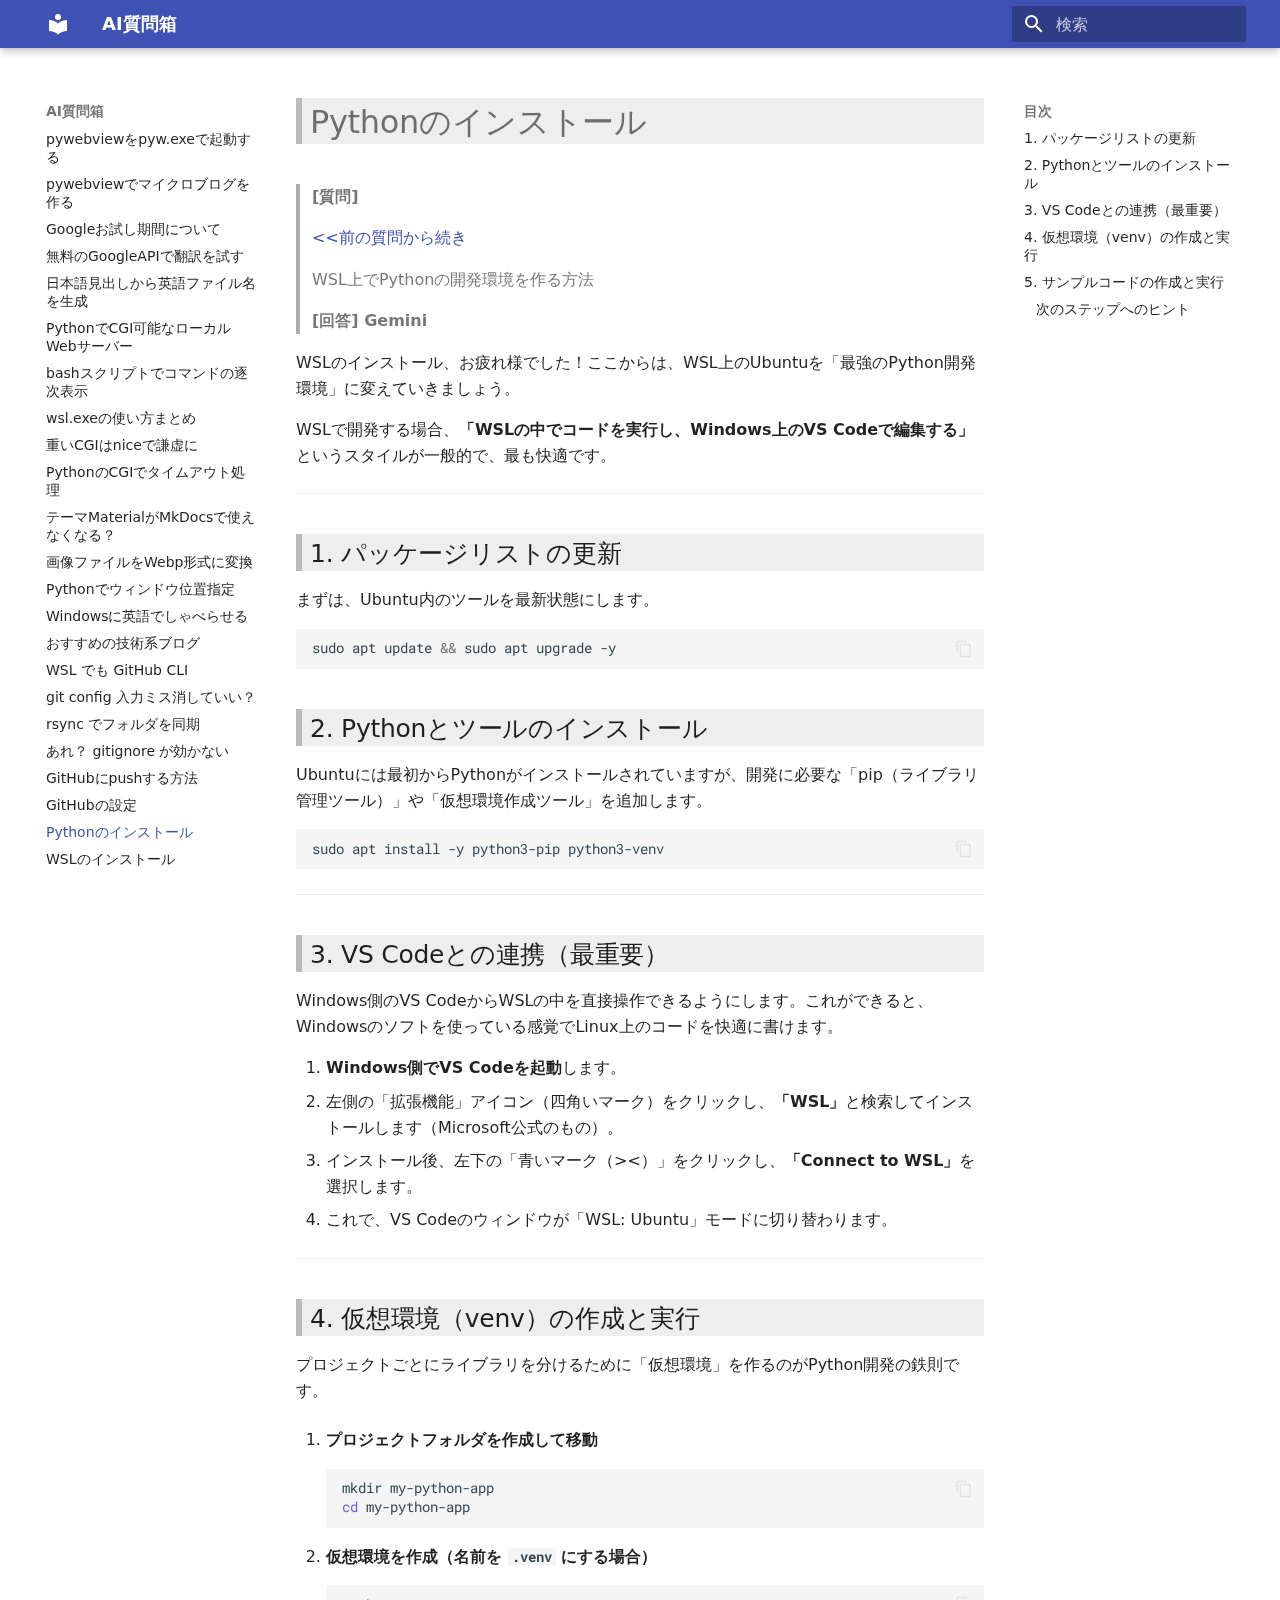
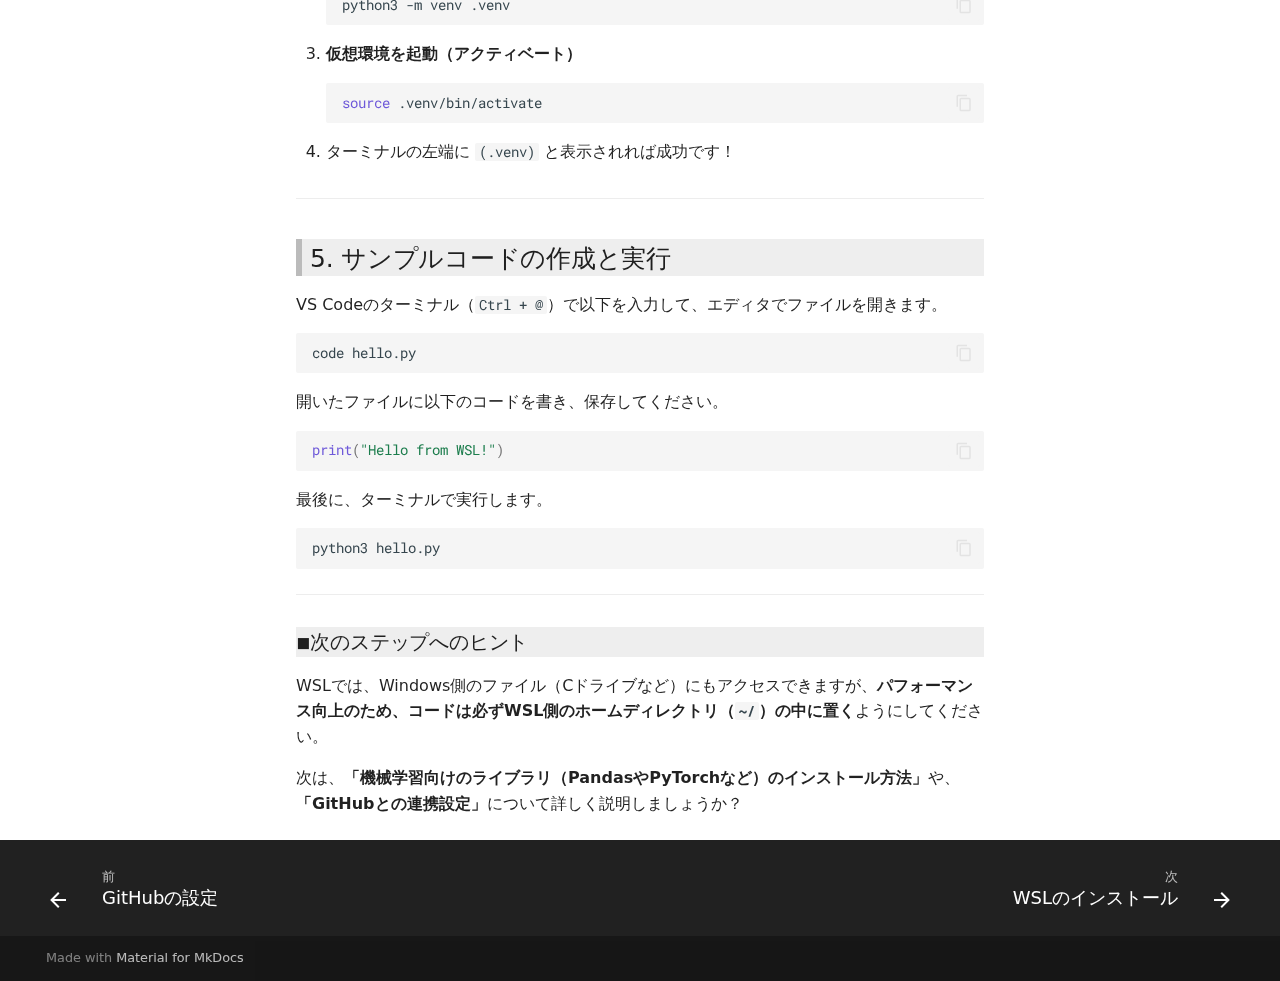
<file: hoge/0002-install-python/index.html>
<!doctype html>
<html lang="ja" class="no-js">
  <head>
    
      <meta charset="utf-8">
      <meta name="viewport" content="width=device-width,initial-scale=1">
      
      
      
      
        <link rel="prev" href="../0003-install-github/">
      
      
        <link rel="next" href="../0001-install-wsl/">
      
      
        
      
      
      <link rel="icon" href="../assets/images/favicon.png">
      <meta name="generator" content="mkdocs-1.6.1, mkdocs-material-9.7.3">
    
    
      
        <title>Pythonのインストール - AI質問箱</title>
      
    
    
      <link rel="stylesheet" href="../assets/stylesheets/main.484c7ddc.min.css">
      
      


    
    
      
    
    
      
        
        
        <link rel="preconnect" href="https://fonts.gstatic.com" crossorigin>
        <link rel="stylesheet" href="https://fonts.googleapis.com/css?family=Roboto:300,300i,400,400i,700,700i%7CRoboto+Mono:400,400i,700,700i&display=fallback">
        <style>:root{--md-text-font:"Roboto";--md-code-font:"Roboto Mono"}</style>
      
    
    
      <link rel="stylesheet" href="../style.css">
    
    <script>__md_scope=new URL("..",location),__md_hash=e=>[...e].reduce(((e,_)=>(e<<5)-e+_.charCodeAt(0)),0),__md_get=(e,_=localStorage,t=__md_scope)=>JSON.parse(_.getItem(t.pathname+"."+e)),__md_set=(e,_,t=localStorage,a=__md_scope)=>{try{t.setItem(a.pathname+"."+e,JSON.stringify(_))}catch(e){}}</script>
    
      

    
    
  </head>
  
  
    <body dir="ltr">
  
    
    <input class="md-toggle" data-md-toggle="drawer" type="checkbox" id="__drawer" autocomplete="off">
    <input class="md-toggle" data-md-toggle="search" type="checkbox" id="__search" autocomplete="off">
    <label class="md-overlay" for="__drawer"></label>
    <div data-md-component="skip">
      
        
        <a href="#python" class="md-skip">
          コンテンツにスキップ
        </a>
      
    </div>
    <div data-md-component="announce">
      
    </div>
    
    
      

  

<header class="md-header md-header--shadow" data-md-component="header">
  <nav class="md-header__inner md-grid" aria-label="ヘッダー">
    <a href=".." title="AI質問箱" class="md-header__button md-logo" aria-label="AI質問箱" data-md-component="logo">
      
  
  <svg xmlns="http://www.w3.org/2000/svg" viewBox="0 0 24 24"><path d="M12 8a3 3 0 0 0 3-3 3 3 0 0 0-3-3 3 3 0 0 0-3 3 3 3 0 0 0 3 3m0 3.54C9.64 9.35 6.5 8 3 8v11c3.5 0 6.64 1.35 9 3.54 2.36-2.19 5.5-3.54 9-3.54V8c-3.5 0-6.64 1.35-9 3.54"/></svg>

    </a>
    <label class="md-header__button md-icon" for="__drawer">
      
      <svg xmlns="http://www.w3.org/2000/svg" viewBox="0 0 24 24"><path d="M3 6h18v2H3zm0 5h18v2H3zm0 5h18v2H3z"/></svg>
    </label>
    <div class="md-header__title" data-md-component="header-title">
      <div class="md-header__ellipsis">
        <div class="md-header__topic">
          <span class="md-ellipsis">
            AI質問箱
          </span>
        </div>
        <div class="md-header__topic" data-md-component="header-topic">
          <span class="md-ellipsis">
            
              Pythonのインストール
            
          </span>
        </div>
      </div>
    </div>
    
    
      <script>var palette=__md_get("__palette");if(palette&&palette.color){if("(prefers-color-scheme)"===palette.color.media){var media=matchMedia("(prefers-color-scheme: light)"),input=document.querySelector(media.matches?"[data-md-color-media='(prefers-color-scheme: light)']":"[data-md-color-media='(prefers-color-scheme: dark)']");palette.color.media=input.getAttribute("data-md-color-media"),palette.color.scheme=input.getAttribute("data-md-color-scheme"),palette.color.primary=input.getAttribute("data-md-color-primary"),palette.color.accent=input.getAttribute("data-md-color-accent")}for(var[key,value]of Object.entries(palette.color))document.body.setAttribute("data-md-color-"+key,value)}</script>
    
    
    
      
      
        <label class="md-header__button md-icon" for="__search">
          
          <svg xmlns="http://www.w3.org/2000/svg" viewBox="0 0 24 24"><path d="M9.5 3A6.5 6.5 0 0 1 16 9.5c0 1.61-.59 3.09-1.56 4.23l.27.27h.79l5 5-1.5 1.5-5-5v-.79l-.27-.27A6.52 6.52 0 0 1 9.5 16 6.5 6.5 0 0 1 3 9.5 6.5 6.5 0 0 1 9.5 3m0 2C7 5 5 7 5 9.5S7 14 9.5 14 14 12 14 9.5 12 5 9.5 5"/></svg>
        </label>
        <div class="md-search" data-md-component="search" role="dialog">
  <label class="md-search__overlay" for="__search"></label>
  <div class="md-search__inner" role="search">
    <form class="md-search__form" name="search">
      <input type="text" class="md-search__input" name="query" aria-label="検索" placeholder="検索" autocapitalize="off" autocorrect="off" autocomplete="off" spellcheck="false" data-md-component="search-query" required>
      <label class="md-search__icon md-icon" for="__search">
        
        <svg xmlns="http://www.w3.org/2000/svg" viewBox="0 0 24 24"><path d="M9.5 3A6.5 6.5 0 0 1 16 9.5c0 1.61-.59 3.09-1.56 4.23l.27.27h.79l5 5-1.5 1.5-5-5v-.79l-.27-.27A6.52 6.52 0 0 1 9.5 16 6.5 6.5 0 0 1 3 9.5 6.5 6.5 0 0 1 9.5 3m0 2C7 5 5 7 5 9.5S7 14 9.5 14 14 12 14 9.5 12 5 9.5 5"/></svg>
        
        <svg xmlns="http://www.w3.org/2000/svg" viewBox="0 0 24 24"><path d="M20 11v2H8l5.5 5.5-1.42 1.42L4.16 12l7.92-7.92L13.5 5.5 8 11z"/></svg>
      </label>
      <nav class="md-search__options" aria-label="検索">
        
        <button type="reset" class="md-search__icon md-icon" title="クリア" aria-label="クリア" tabindex="-1">
          
          <svg xmlns="http://www.w3.org/2000/svg" viewBox="0 0 24 24"><path d="M19 6.41 17.59 5 12 10.59 6.41 5 5 6.41 10.59 12 5 17.59 6.41 19 12 13.41 17.59 19 19 17.59 13.41 12z"/></svg>
        </button>
      </nav>
      
    </form>
    <div class="md-search__output">
      <div class="md-search__scrollwrap" tabindex="0" data-md-scrollfix>
        <div class="md-search-result" data-md-component="search-result">
          <div class="md-search-result__meta">
            検索を初期化
          </div>
          <ol class="md-search-result__list" role="presentation"></ol>
        </div>
      </div>
    </div>
  </div>
</div>
      
    
    
  </nav>
  
</header>
    
    <div class="md-container" data-md-component="container">
      
      
        
          
        
      
      <main class="md-main" data-md-component="main">
        <div class="md-main__inner md-grid">
          
            
              
              <div class="md-sidebar md-sidebar--primary" data-md-component="sidebar" data-md-type="navigation" >
                <div class="md-sidebar__scrollwrap">
                  <div class="md-sidebar__inner">
                    



<nav class="md-nav md-nav--primary" aria-label="ナビゲーション" data-md-level="0">
  <label class="md-nav__title" for="__drawer">
    <a href=".." title="AI質問箱" class="md-nav__button md-logo" aria-label="AI質問箱" data-md-component="logo">
      
  
  <svg xmlns="http://www.w3.org/2000/svg" viewBox="0 0 24 24"><path d="M12 8a3 3 0 0 0 3-3 3 3 0 0 0-3-3 3 3 0 0 0-3 3 3 3 0 0 0 3 3m0 3.54C9.64 9.35 6.5 8 3 8v11c3.5 0 6.64 1.35 9 3.54 2.36-2.19 5.5-3.54 9-3.54V8c-3.5 0-6.64 1.35-9 3.54"/></svg>

    </a>
    AI質問箱
  </label>
  
  <ul class="md-nav__list" data-md-scrollfix>
    
      
      
  
  
  
  
    <li class="md-nav__item">
      <a href=".." class="md-nav__link">
        
  
  
  <span class="md-ellipsis">
    
  
    AI質問箱トップページ
  

    
  </span>
  
  

      </a>
    </li>
  

    
      
      
  
  
  
  
    <li class="md-nav__item">
      <a href="../0033-powershell-break-line-in-command/" class="md-nav__link">
        
  
  
  <span class="md-ellipsis">
    
  
    PowerShellでコマンドの途中で改行する方法
  

    
  </span>
  
  

      </a>
    </li>
  

    
      
      
  
  
  
  
    <li class="md-nav__item">
      <a href="../0032-acrylic-dns-proxy/" class="md-nav__link">
        
  
  
  <span class="md-ellipsis">
    
  
    Acrylic DNS ProxyをLAN用のDNSとして使う
  

    
  </span>
  
  

      </a>
    </li>
  

    
      
      
  
  
  
  
    <li class="md-nav__item">
      <a href="../0031-local-backend-nickname/" class="md-nav__link">
        
  
  
  <span class="md-ellipsis">
    
  
    ローカルなんでもバックエンドの愛称
  

    
  </span>
  
  

      </a>
    </li>
  

    
      
      
  
  
  
  
    <li class="md-nav__item">
      <a href="../0030-fast-api-desktop-002/" class="md-nav__link">
        
  
  
  <span class="md-ellipsis">
    
  
    FastAPIデスクトップツール-002
  

    
  </span>
  
  

      </a>
    </li>
  

    
      
      
  
  
  
  
    <li class="md-nav__item">
      <a href="../0029-fast-api-desktop-001/" class="md-nav__link">
        
  
  
  <span class="md-ellipsis">
    
  
    FastAPIデスクトップツール-001
  

    
  </span>
  
  

      </a>
    </li>
  

    
      
      
  
  
  
  
    <li class="md-nav__item">
      <a href="../0028-gcp-billing-vs-free-projects/" class="md-nav__link">
        
  
  
  <span class="md-ellipsis">
    
  
    GCPで課金用と完全無料用のプロジェクトを使い分ける
  

    
  </span>
  
  

      </a>
    </li>
  

    
      
      
  
  
  
  
    <li class="md-nav__item">
      <a href="../0027-how-to-avoid-overspending-gemini-api/" class="md-nav__link">
        
  
  
  <span class="md-ellipsis">
    
  
    Gemini APIでお金を使いすぎない方法
  

    
  </span>
  
  

      </a>
    </li>
  

    
      
      
  
  
  
  
    <li class="md-nav__item">
      <a href="../0026-fastapi-run-in-task-tray/" class="md-nav__link">
        
  
  
  <span class="md-ellipsis">
    
  
    FastAPIをタスクトレイに常駐させる
  

    
  </span>
  
  

      </a>
    </li>
  

    
      
      
  
  
  
  
    <li class="md-nav__item">
      <a href="../0025-wsl-two-users-pull-request-practice/" class="md-nav__link">
        
  
  
  <span class="md-ellipsis">
    
  
    WSL上で2人のユーザーになりきってプルリクエストの練習
  

    
  </span>
  
  

      </a>
    </li>
  

    
      
      
  
  
  
  
    <li class="md-nav__item">
      <a href="../0024-ollama-with-poor-pc/" class="md-nav__link">
        
  
  
  <span class="md-ellipsis">
    
  
    非力なPCでollamaを動かせますか
  

    
  </span>
  
  

      </a>
    </li>
  

    
      
      
  
  
  
  
    <li class="md-nav__item">
      <a href="../0023-pywebview-with-pyw/" class="md-nav__link">
        
  
  
  <span class="md-ellipsis">
    
  
    pywebviewをpyw.exeで起動する
  

    
  </span>
  
  

      </a>
    </li>
  

    
      
      
  
  
  
  
    <li class="md-nav__item">
      <a href="../0022-pywebview-microblog/" class="md-nav__link">
        
  
  
  <span class="md-ellipsis">
    
  
    pywebviewでマイクロブログを作る
  

    
  </span>
  
  

      </a>
    </li>
  

    
      
      
  
  
  
  
    <li class="md-nav__item">
      <a href="../0021-gcp-first-message/" class="md-nav__link">
        
  
  
  <span class="md-ellipsis">
    
  
    Googleお試し期間について
  

    
  </span>
  
  

      </a>
    </li>
  

    
      
      
  
  
  
  
    <li class="md-nav__item">
      <a href="../0020-google-ai-translater/" class="md-nav__link">
        
  
  
  <span class="md-ellipsis">
    
  
    無料のGoogleAPIで翻訳を試す
  

    
  </span>
  
  

      </a>
    </li>
  

    
      
      
  
  
  
  
    <li class="md-nav__item">
      <a href="../0019-ai-filename-creater/" class="md-nav__link">
        
  
  
  <span class="md-ellipsis">
    
  
    日本語見出しから英語ファイル名を生成
  

    
  </span>
  
  

      </a>
    </li>
  

    
      
      
  
  
  
  
    <li class="md-nav__item">
      <a href="../0018-python-tiny-webserver/" class="md-nav__link">
        
  
  
  <span class="md-ellipsis">
    
  
    PythonでCGI可能なローカルWebサーバー
  

    
  </span>
  
  

      </a>
    </li>
  

    
      
      
  
  
  
  
    <li class="md-nav__item">
      <a href="../0017-bash-echo-on/" class="md-nav__link">
        
  
  
  <span class="md-ellipsis">
    
  
    bashスクリプトでコマンドの逐次表示
  

    
  </span>
  
  

      </a>
    </li>
  

    
      
      
  
  
  
  
    <li class="md-nav__item">
      <a href="../0016-how-to-wsl/" class="md-nav__link">
        
  
  
  <span class="md-ellipsis">
    
  
    wsl.exeの使い方まとめ
  

    
  </span>
  
  

      </a>
    </li>
  

    
      
      
  
  
  
  
    <li class="md-nav__item">
      <a href="../0015-nice-to-heavy-cgi/" class="md-nav__link">
        
  
  
  <span class="md-ellipsis">
    
  
    重いCGIはniceで謙虚に
  

    
  </span>
  
  

      </a>
    </li>
  

    
      
      
  
  
  
  
    <li class="md-nav__item">
      <a href="../0014-py-cgi-timeout/" class="md-nav__link">
        
  
  
  <span class="md-ellipsis">
    
  
    PythonのCGIでタイムアウト処理
  

    
  </span>
  
  

      </a>
    </li>
  

    
      
      
  
  
  
  
    <li class="md-nav__item">
      <a href="../0013-mkdocs-material/" class="md-nav__link">
        
  
  
  <span class="md-ellipsis">
    
  
    テーマMaterialがMkDocsで使えなくなる？
  

    
  </span>
  
  

      </a>
    </li>
  

    
      
      
  
  
  
  
    <li class="md-nav__item">
      <a href="../0012-image2webp/" class="md-nav__link">
        
  
  
  <span class="md-ellipsis">
    
  
    画像ファイルをWebp形式に変換
  

    
  </span>
  
  

      </a>
    </li>
  

    
      
      
  
  
  
  
    <li class="md-nav__item">
      <a href="../0011-winsize/" class="md-nav__link">
        
  
  
  <span class="md-ellipsis">
    
  
    Pythonでウィンドウ位置指定
  

    
  </span>
  
  

      </a>
    </li>
  

    
      
      
  
  
  
  
    <li class="md-nav__item">
      <a href="../0010-english-talker/" class="md-nav__link">
        
  
  
  <span class="md-ellipsis">
    
  
    Windowsに英語でしゃべらせる
  

    
  </span>
  
  

      </a>
    </li>
  

    
      
      
  
  
  
  
    <li class="md-nav__item">
      <a href="../0009-tech-blog/" class="md-nav__link">
        
  
  
  <span class="md-ellipsis">
    
  
    おすすめの技術系ブログ
  

    
  </span>
  
  

      </a>
    </li>
  

    
      
      
  
  
  
  
    <li class="md-nav__item">
      <a href="../0008-github-cli/" class="md-nav__link">
        
  
  
  <span class="md-ellipsis">
    
  
    WSL でも GitHub CLI
  

    
  </span>
  
  

      </a>
    </li>
  

    
      
      
  
  
  
  
    <li class="md-nav__item">
      <a href="../0007-git-typo/" class="md-nav__link">
        
  
  
  <span class="md-ellipsis">
    
  
    git config 入力ミス消していい？
  

    
  </span>
  
  

      </a>
    </li>
  

    
      
      
  
  
  
  
    <li class="md-nav__item">
      <a href="../0006-rsync-howto/" class="md-nav__link">
        
  
  
  <span class="md-ellipsis">
    
  
    rsync でフォルダを同期
  

    
  </span>
  
  

      </a>
    </li>
  

    
      
      
  
  
  
  
    <li class="md-nav__item">
      <a href="../0005-gitignore-why/" class="md-nav__link">
        
  
  
  <span class="md-ellipsis">
    
  
    あれ？ gitignore が効かない
  

    
  </span>
  
  

      </a>
    </li>
  

    
      
      
  
  
  
  
    <li class="md-nav__item">
      <a href="../0004-github-push/" class="md-nav__link">
        
  
  
  <span class="md-ellipsis">
    
  
    GitHubにpushする方法
  

    
  </span>
  
  

      </a>
    </li>
  

    
      
      
  
  
  
  
    <li class="md-nav__item">
      <a href="../0003-install-github/" class="md-nav__link">
        
  
  
  <span class="md-ellipsis">
    
  
    GitHubの設定
  

    
  </span>
  
  

      </a>
    </li>
  

    
      
      
  
  
    
  
  
  
    <li class="md-nav__item md-nav__item--active">
      
      <input class="md-nav__toggle md-toggle" type="checkbox" id="__toc">
      
      
        
      
      
        <label class="md-nav__link md-nav__link--active" for="__toc">
          
  
  
  <span class="md-ellipsis">
    
  
    Pythonのインストール
  

    
  </span>
  
  

          <span class="md-nav__icon md-icon"></span>
        </label>
      
      <a href="./" class="md-nav__link md-nav__link--active">
        
  
  
  <span class="md-ellipsis">
    
  
    Pythonのインストール
  

    
  </span>
  
  

      </a>
      
        

<nav class="md-nav md-nav--secondary" aria-label="目次">
  
  
  
    
  
  
    <label class="md-nav__title" for="__toc">
      <span class="md-nav__icon md-icon"></span>
      目次
    </label>
    <ul class="md-nav__list" data-md-component="toc" data-md-scrollfix>
      
        <li class="md-nav__item">
  <a href="#1" class="md-nav__link">
    <span class="md-ellipsis">
      
        1. パッケージリストの更新
      
    </span>
  </a>
  
</li>
      
        <li class="md-nav__item">
  <a href="#2-python" class="md-nav__link">
    <span class="md-ellipsis">
      
        2. Pythonとツールのインストール
      
    </span>
  </a>
  
</li>
      
        <li class="md-nav__item">
  <a href="#3-vs-code" class="md-nav__link">
    <span class="md-ellipsis">
      
        3. VS Codeとの連携（最重要）
      
    </span>
  </a>
  
</li>
      
        <li class="md-nav__item">
  <a href="#4-venv" class="md-nav__link">
    <span class="md-ellipsis">
      
        4. 仮想環境（venv）の作成と実行
      
    </span>
  </a>
  
</li>
      
        <li class="md-nav__item">
  <a href="#5" class="md-nav__link">
    <span class="md-ellipsis">
      
        5. サンプルコードの作成と実行
      
    </span>
  </a>
  
    <nav class="md-nav" aria-label="5. サンプルコードの作成と実行">
      <ul class="md-nav__list">
        
          <li class="md-nav__item">
  <a href="#_1" class="md-nav__link">
    <span class="md-ellipsis">
      
        次のステップへのヒント
      
    </span>
  </a>
  
</li>
        
      </ul>
    </nav>
  
</li>
      
    </ul>
  
</nav>
      
    </li>
  

    
      
      
  
  
  
  
    <li class="md-nav__item">
      <a href="../0001-install-wsl/" class="md-nav__link">
        
  
  
  <span class="md-ellipsis">
    
  
    WSLのインストール
  

    
  </span>
  
  

      </a>
    </li>
  

    
  </ul>
</nav>
                  </div>
                </div>
              </div>
            
            
              
              <div class="md-sidebar md-sidebar--secondary" data-md-component="sidebar" data-md-type="toc" >
                <div class="md-sidebar__scrollwrap">
                  <div class="md-sidebar__inner">
                    

<nav class="md-nav md-nav--secondary" aria-label="目次">
  
  
  
    
  
  
    <label class="md-nav__title" for="__toc">
      <span class="md-nav__icon md-icon"></span>
      目次
    </label>
    <ul class="md-nav__list" data-md-component="toc" data-md-scrollfix>
      
        <li class="md-nav__item">
  <a href="#1" class="md-nav__link">
    <span class="md-ellipsis">
      
        1. パッケージリストの更新
      
    </span>
  </a>
  
</li>
      
        <li class="md-nav__item">
  <a href="#2-python" class="md-nav__link">
    <span class="md-ellipsis">
      
        2. Pythonとツールのインストール
      
    </span>
  </a>
  
</li>
      
        <li class="md-nav__item">
  <a href="#3-vs-code" class="md-nav__link">
    <span class="md-ellipsis">
      
        3. VS Codeとの連携（最重要）
      
    </span>
  </a>
  
</li>
      
        <li class="md-nav__item">
  <a href="#4-venv" class="md-nav__link">
    <span class="md-ellipsis">
      
        4. 仮想環境（venv）の作成と実行
      
    </span>
  </a>
  
</li>
      
        <li class="md-nav__item">
  <a href="#5" class="md-nav__link">
    <span class="md-ellipsis">
      
        5. サンプルコードの作成と実行
      
    </span>
  </a>
  
    <nav class="md-nav" aria-label="5. サンプルコードの作成と実行">
      <ul class="md-nav__list">
        
          <li class="md-nav__item">
  <a href="#_1" class="md-nav__link">
    <span class="md-ellipsis">
      
        次のステップへのヒント
      
    </span>
  </a>
  
</li>
        
      </ul>
    </nav>
  
</li>
      
    </ul>
  
</nav>
                  </div>
                </div>
              </div>
            
          
          
            <div class="md-content" data-md-component="content">
              
              <article class="md-content__inner md-typeset">
                
                  



<h1 id="python">Pythonのインストール</h1>
<blockquote>
<p><strong>[質問]</strong></p>
<p><a href="../0001-install-wsl/">&lt;&lt;前の質問から続き</a></p>
<p>WSL上でPythonの開発環境を作る方法 </p>
<p><strong>[回答] Gemini</strong></p>
</blockquote>
<p>WSLのインストール、お疲れ様でした！ここからは、WSL上のUbuntuを「最強のPython開発環境」に変えていきましょう。</p>
<p>WSLで開発する場合、<strong>「WSLの中でコードを実行し、Windows上のVS Codeで編集する」</strong>というスタイルが一般的で、最も快適です。</p>
<hr />
<h2 id="1">1. パッケージリストの更新</h2>
<p>まずは、Ubuntu内のツールを最新状態にします。</p>
<div class="language-bash highlight"><pre><span></span><code><span id="__span-0-1"><a id="__codelineno-0-1" name="__codelineno-0-1" href="#__codelineno-0-1"></a>sudo<span class="w"> </span>apt<span class="w"> </span>update<span class="w"> </span><span class="o">&amp;&amp;</span><span class="w"> </span>sudo<span class="w"> </span>apt<span class="w"> </span>upgrade<span class="w"> </span>-y
</span></code></pre></div>
<h2 id="2-python">2. Pythonとツールのインストール</h2>
<p>Ubuntuには最初からPythonがインストールされていますが、開発に必要な「pip（ライブラリ管理ツール）」や「仮想環境作成ツール」を追加します。</p>
<div class="language-bash highlight"><pre><span></span><code><span id="__span-1-1"><a id="__codelineno-1-1" name="__codelineno-1-1" href="#__codelineno-1-1"></a>sudo<span class="w"> </span>apt<span class="w"> </span>install<span class="w"> </span>-y<span class="w"> </span>python3-pip<span class="w"> </span>python3-venv
</span></code></pre></div>
<hr />
<h2 id="3-vs-code">3. VS Codeとの連携（最重要）</h2>
<p>Windows側のVS CodeからWSLの中を直接操作できるようにします。これができると、Windowsのソフトを使っている感覚でLinux上のコードを快適に書けます。</p>
<ol>
<li><strong>Windows側でVS Codeを起動</strong>します。</li>
<li>左側の「拡張機能」アイコン（四角いマーク）をクリックし、<strong>「WSL」</strong>と検索してインストールします（Microsoft公式のもの）。</li>
<li>インストール後、左下の「青いマーク（&gt;&lt;）」をクリックし、<strong>「Connect to WSL」</strong>を選択します。</li>
<li>これで、VS Codeのウィンドウが「WSL: Ubuntu」モードに切り替わります。</li>
</ol>
<hr />
<h2 id="4-venv">4. 仮想環境（venv）の作成と実行</h2>
<p>プロジェクトごとにライブラリを分けるために「仮想環境」を作るのがPython開発の鉄則です。</p>
<ol>
<li>
<p><strong>プロジェクトフォルダを作成して移動</strong>
<div class="language-bash highlight"><pre><span></span><code><span id="__span-2-1"><a id="__codelineno-2-1" name="__codelineno-2-1" href="#__codelineno-2-1"></a>mkdir<span class="w"> </span>my-python-app
</span><span id="__span-2-2"><a id="__codelineno-2-2" name="__codelineno-2-2" href="#__codelineno-2-2"></a><span class="nb">cd</span><span class="w"> </span>my-python-app
</span></code></pre></div></p>
</li>
<li>
<p><strong>仮想環境を作成（名前を <code>.venv</code> にする場合）</strong>
<div class="language-bash highlight"><pre><span></span><code><span id="__span-3-1"><a id="__codelineno-3-1" name="__codelineno-3-1" href="#__codelineno-3-1"></a>python3<span class="w"> </span>-m<span class="w"> </span>venv<span class="w"> </span>.venv
</span></code></pre></div></p>
</li>
<li>
<p><strong>仮想環境を起動（アクティベート）</strong>
<div class="language-bash highlight"><pre><span></span><code><span id="__span-4-1"><a id="__codelineno-4-1" name="__codelineno-4-1" href="#__codelineno-4-1"></a><span class="nb">source</span><span class="w"> </span>.venv/bin/activate
</span></code></pre></div></p>
</li>
<li>
<p>ターミナルの左端に <code>(.venv)</code> と表示されれば成功です！</p>
</li>
</ol>
<hr />
<h2 id="5">5. サンプルコードの作成と実行</h2>
<p>VS Codeのターミナル（<code>Ctrl + @</code>）で以下を入力して、エディタでファイルを開きます。</p>
<div class="language-bash highlight"><pre><span></span><code><span id="__span-5-1"><a id="__codelineno-5-1" name="__codelineno-5-1" href="#__codelineno-5-1"></a>code<span class="w"> </span>hello.py
</span></code></pre></div>
<p>開いたファイルに以下のコードを書き、保存してください。</p>
<div class="language-python highlight"><pre><span></span><code><span id="__span-6-1"><a id="__codelineno-6-1" name="__codelineno-6-1" href="#__codelineno-6-1"></a><span class="nb">print</span><span class="p">(</span><span class="s2">&quot;Hello from WSL!&quot;</span><span class="p">)</span>
</span></code></pre></div>
<p>最後に、ターミナルで実行します。</p>
<div class="language-bash highlight"><pre><span></span><code><span id="__span-7-1"><a id="__codelineno-7-1" name="__codelineno-7-1" href="#__codelineno-7-1"></a>python3<span class="w"> </span>hello.py
</span></code></pre></div>
<hr />
<h3 id="_1">次のステップへのヒント</h3>
<p>WSLでは、Windows側のファイル（Cドライブなど）にもアクセスできますが、<strong>パフォーマンス向上のため、コードは必ずWSL側のホームディレクトリ（<code>~/</code>）の中に置く</strong>ようにしてください。</p>
<p>次は、<strong>「機械学習向けのライブラリ（PandasやPyTorchなど）のインストール方法」</strong>や、<strong>「GitHubとの連携設定」</strong>について詳しく説明しましょうか？</p>












                
              </article>
            </div>
          
          
<script>var target=document.getElementById(location.hash.slice(1));target&&target.name&&(target.checked=target.name.startsWith("__tabbed_"))</script>
        </div>
        
      </main>
      
        <footer class="md-footer">
  
    
      
      <nav class="md-footer__inner md-grid" aria-label="フッター" >
        
          
          <a href="../0003-install-github/" class="md-footer__link md-footer__link--prev" aria-label="前: GitHubの設定">
            <div class="md-footer__button md-icon">
              
              <svg xmlns="http://www.w3.org/2000/svg" viewBox="0 0 24 24"><path d="M20 11v2H8l5.5 5.5-1.42 1.42L4.16 12l7.92-7.92L13.5 5.5 8 11z"/></svg>
            </div>
            <div class="md-footer__title">
              <span class="md-footer__direction">
                前
              </span>
              <div class="md-ellipsis">
                GitHubの設定
              </div>
            </div>
          </a>
        
        
          
          <a href="../0001-install-wsl/" class="md-footer__link md-footer__link--next" aria-label="次: WSLのインストール">
            <div class="md-footer__title">
              <span class="md-footer__direction">
                次
              </span>
              <div class="md-ellipsis">
                WSLのインストール
              </div>
            </div>
            <div class="md-footer__button md-icon">
              
              <svg xmlns="http://www.w3.org/2000/svg" viewBox="0 0 24 24"><path d="M4 11v2h12l-5.5 5.5 1.42 1.42L19.84 12l-7.92-7.92L10.5 5.5 16 11z"/></svg>
            </div>
          </a>
        
      </nav>
    
  
  <div class="md-footer-meta md-typeset">
    <div class="md-footer-meta__inner md-grid">
      <div class="md-copyright">
  
  
    Made with
    <a href="https://squidfunk.github.io/mkdocs-material/" target="_blank" rel="noopener">
      Material for MkDocs
    </a>
  
</div>
      
    </div>
  </div>
</footer>
      
    </div>
    <div class="md-dialog" data-md-component="dialog">
      <div class="md-dialog__inner md-typeset"></div>
    </div>
    
    
    
      
      
      <script id="__config" type="application/json">{"annotate": null, "base": "..", "features": ["content.code.copy", "navigation.footer"], "search": "../assets/javascripts/workers/search.2c215733.min.js", "tags": null, "translations": {"clipboard.copied": "\u30b3\u30d4\u30fc\u3057\u307e\u3057\u305f", "clipboard.copy": "\u30af\u30ea\u30c3\u30d7\u30dc\u30fc\u30c9\u3078\u30b3\u30d4\u30fc", "search.result.more.one": "\u3053\u306e\u30da\u30fc\u30b8\u5185\u306b\u3082\u30461\u4ef6\u898b\u3064\u304b\u308a\u307e\u3057\u305f", "search.result.more.other": "\u3053\u306e\u30da\u30fc\u30b8\u5185\u306b\u3042\u3068#\u4ef6\u898b\u3064\u304b\u308a\u307e\u3057\u305f", "search.result.none": "\u4f55\u3082\u898b\u3064\u304b\u308a\u307e\u305b\u3093\u3067\u3057\u305f", "search.result.one": "1\u4ef6\u898b\u3064\u304b\u308a\u307e\u3057\u305f", "search.result.other": "#\u4ef6\u898b\u3064\u304b\u308a\u307e\u3057\u305f", "search.result.placeholder": "\u691c\u7d22\u30ad\u30fc\u30ef\u30fc\u30c9\u3092\u5165\u529b\u3057\u3066\u304f\u3060\u3055\u3044", "search.result.term.missing": "\u691c\u7d22\u306b\u542b\u307e\u308c\u306a\u3044", "select.version": "\u30d0\u30fc\u30b8\u30e7\u30f3\u5207\u308a\u66ff\u3048"}, "version": null}</script>
    
    
      <script src="../assets/javascripts/bundle.79ae519e.min.js"></script>
      
    
  </body>
</html>
</file>
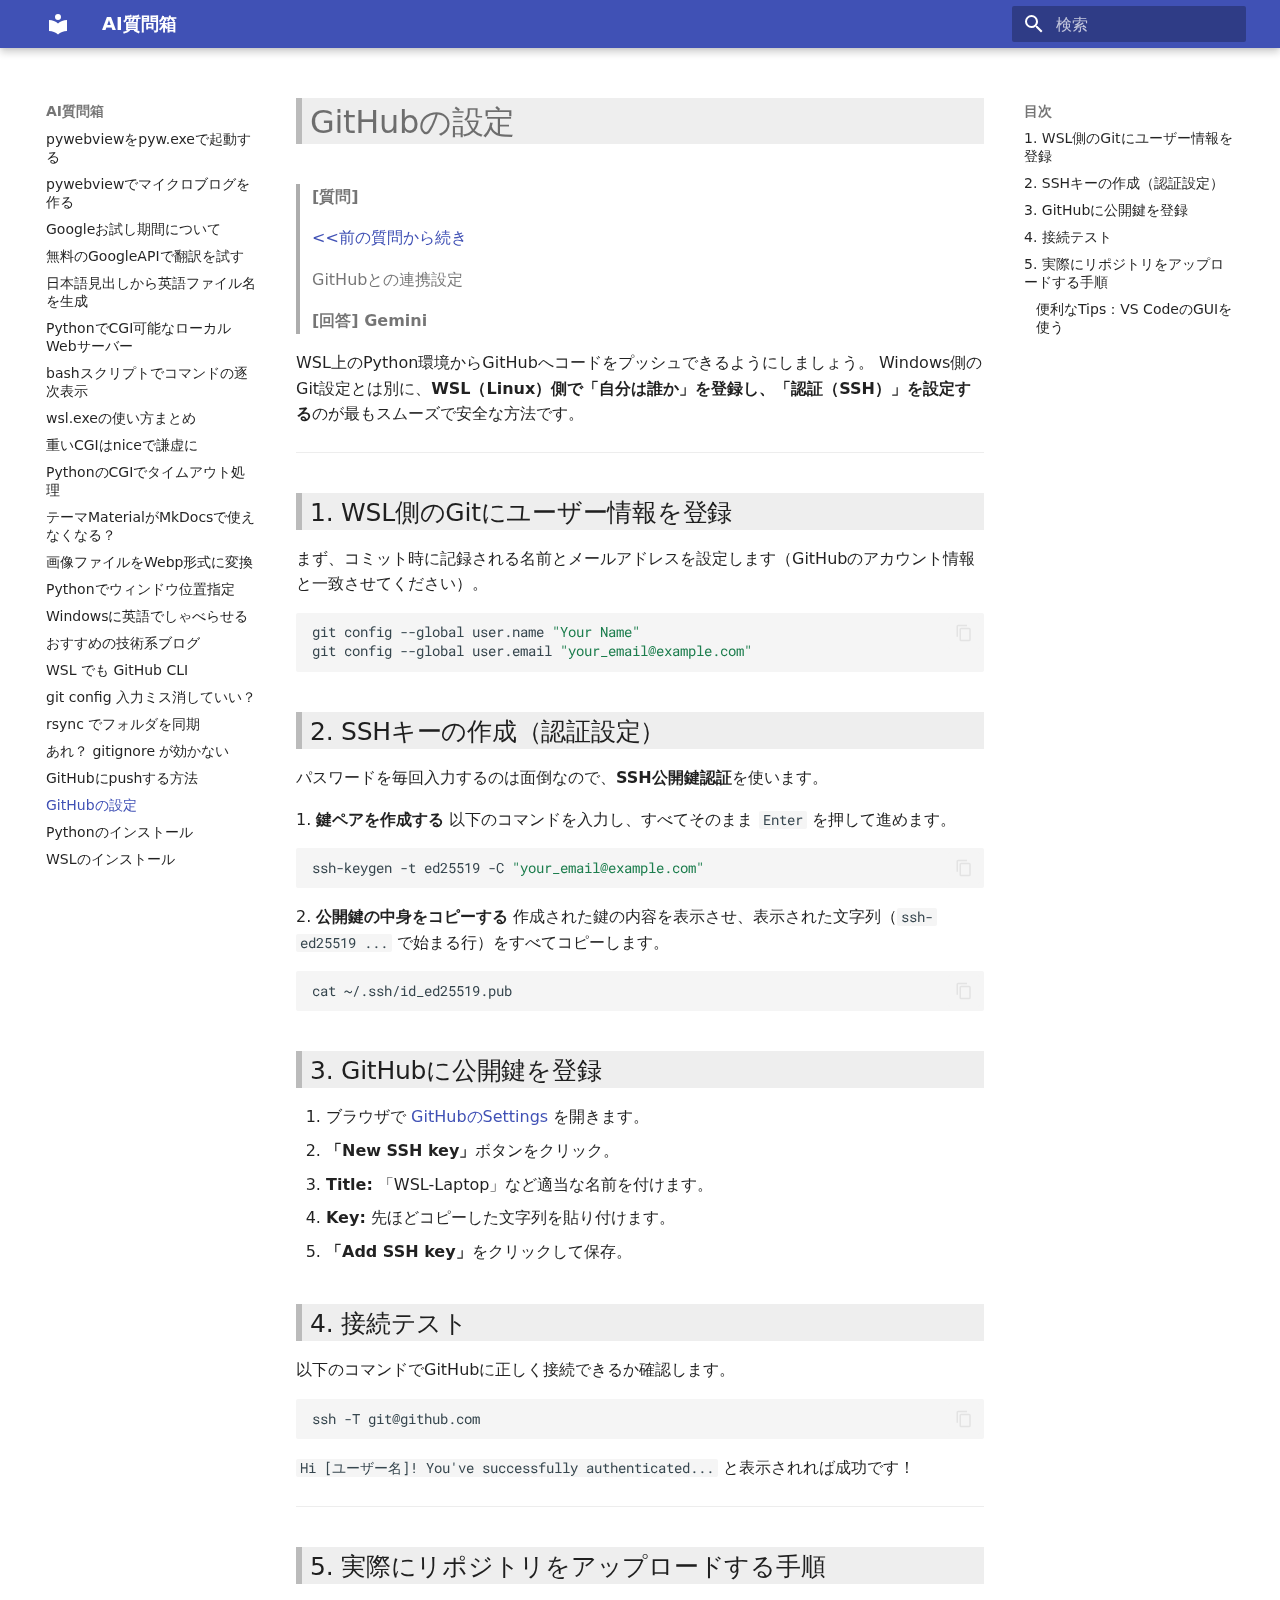
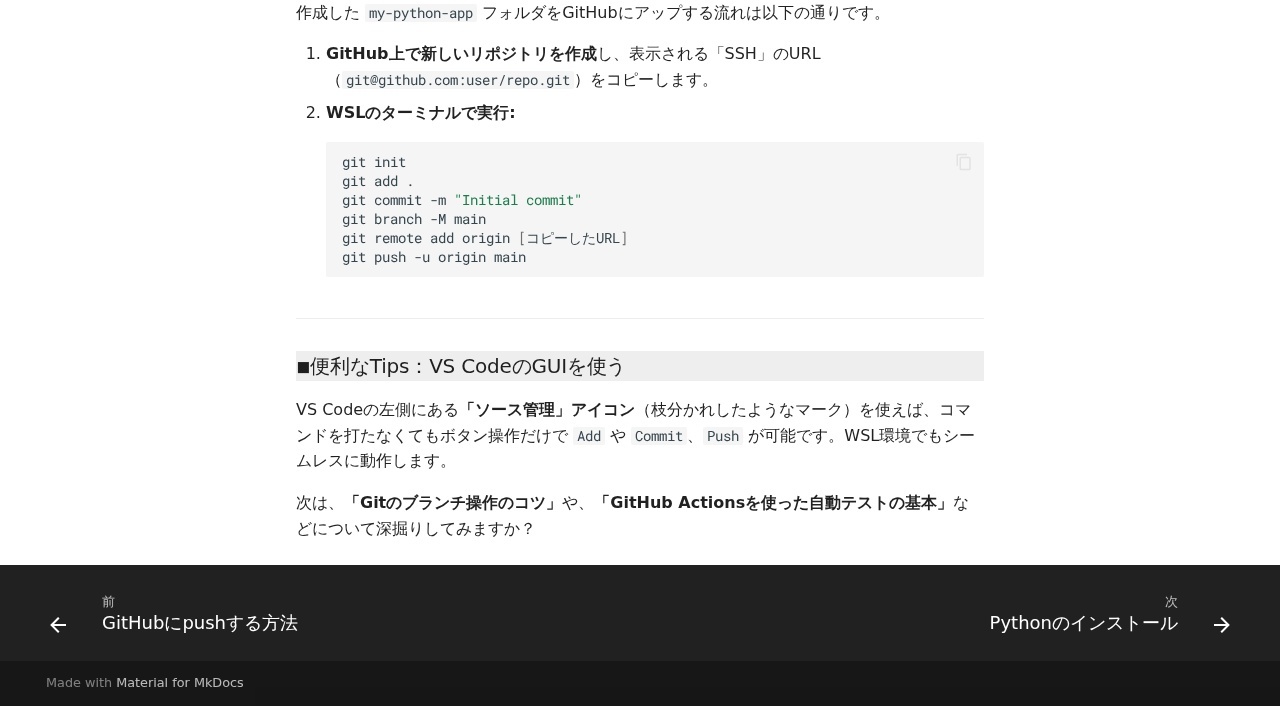
<file: hoge/0003-install-github/index.html>
<!doctype html>
<html lang="ja" class="no-js">
  <head>
    
      <meta charset="utf-8">
      <meta name="viewport" content="width=device-width,initial-scale=1">
      
      
      
      
        <link rel="prev" href="../0004-github-push/">
      
      
        <link rel="next" href="../0002-install-python/">
      
      
        
      
      
      <link rel="icon" href="../assets/images/favicon.png">
      <meta name="generator" content="mkdocs-1.6.1, mkdocs-material-9.7.3">
    
    
      
        <title>GitHubの設定 - AI質問箱</title>
      
    
    
      <link rel="stylesheet" href="../assets/stylesheets/main.484c7ddc.min.css">
      
      


    
    
      
    
    
      
        
        
        <link rel="preconnect" href="https://fonts.gstatic.com" crossorigin>
        <link rel="stylesheet" href="https://fonts.googleapis.com/css?family=Roboto:300,300i,400,400i,700,700i%7CRoboto+Mono:400,400i,700,700i&display=fallback">
        <style>:root{--md-text-font:"Roboto";--md-code-font:"Roboto Mono"}</style>
      
    
    
      <link rel="stylesheet" href="../style.css">
    
    <script>__md_scope=new URL("..",location),__md_hash=e=>[...e].reduce(((e,_)=>(e<<5)-e+_.charCodeAt(0)),0),__md_get=(e,_=localStorage,t=__md_scope)=>JSON.parse(_.getItem(t.pathname+"."+e)),__md_set=(e,_,t=localStorage,a=__md_scope)=>{try{t.setItem(a.pathname+"."+e,JSON.stringify(_))}catch(e){}}</script>
    
      

    
    
  </head>
  
  
    <body dir="ltr">
  
    
    <input class="md-toggle" data-md-toggle="drawer" type="checkbox" id="__drawer" autocomplete="off">
    <input class="md-toggle" data-md-toggle="search" type="checkbox" id="__search" autocomplete="off">
    <label class="md-overlay" for="__drawer"></label>
    <div data-md-component="skip">
      
        
        <a href="#github" class="md-skip">
          コンテンツにスキップ
        </a>
      
    </div>
    <div data-md-component="announce">
      
    </div>
    
    
      

  

<header class="md-header md-header--shadow" data-md-component="header">
  <nav class="md-header__inner md-grid" aria-label="ヘッダー">
    <a href=".." title="AI質問箱" class="md-header__button md-logo" aria-label="AI質問箱" data-md-component="logo">
      
  
  <svg xmlns="http://www.w3.org/2000/svg" viewBox="0 0 24 24"><path d="M12 8a3 3 0 0 0 3-3 3 3 0 0 0-3-3 3 3 0 0 0-3 3 3 3 0 0 0 3 3m0 3.54C9.64 9.35 6.5 8 3 8v11c3.5 0 6.64 1.35 9 3.54 2.36-2.19 5.5-3.54 9-3.54V8c-3.5 0-6.64 1.35-9 3.54"/></svg>

    </a>
    <label class="md-header__button md-icon" for="__drawer">
      
      <svg xmlns="http://www.w3.org/2000/svg" viewBox="0 0 24 24"><path d="M3 6h18v2H3zm0 5h18v2H3zm0 5h18v2H3z"/></svg>
    </label>
    <div class="md-header__title" data-md-component="header-title">
      <div class="md-header__ellipsis">
        <div class="md-header__topic">
          <span class="md-ellipsis">
            AI質問箱
          </span>
        </div>
        <div class="md-header__topic" data-md-component="header-topic">
          <span class="md-ellipsis">
            
              GitHubの設定
            
          </span>
        </div>
      </div>
    </div>
    
    
      <script>var palette=__md_get("__palette");if(palette&&palette.color){if("(prefers-color-scheme)"===palette.color.media){var media=matchMedia("(prefers-color-scheme: light)"),input=document.querySelector(media.matches?"[data-md-color-media='(prefers-color-scheme: light)']":"[data-md-color-media='(prefers-color-scheme: dark)']");palette.color.media=input.getAttribute("data-md-color-media"),palette.color.scheme=input.getAttribute("data-md-color-scheme"),palette.color.primary=input.getAttribute("data-md-color-primary"),palette.color.accent=input.getAttribute("data-md-color-accent")}for(var[key,value]of Object.entries(palette.color))document.body.setAttribute("data-md-color-"+key,value)}</script>
    
    
    
      
      
        <label class="md-header__button md-icon" for="__search">
          
          <svg xmlns="http://www.w3.org/2000/svg" viewBox="0 0 24 24"><path d="M9.5 3A6.5 6.5 0 0 1 16 9.5c0 1.61-.59 3.09-1.56 4.23l.27.27h.79l5 5-1.5 1.5-5-5v-.79l-.27-.27A6.52 6.52 0 0 1 9.5 16 6.5 6.5 0 0 1 3 9.5 6.5 6.5 0 0 1 9.5 3m0 2C7 5 5 7 5 9.5S7 14 9.5 14 14 12 14 9.5 12 5 9.5 5"/></svg>
        </label>
        <div class="md-search" data-md-component="search" role="dialog">
  <label class="md-search__overlay" for="__search"></label>
  <div class="md-search__inner" role="search">
    <form class="md-search__form" name="search">
      <input type="text" class="md-search__input" name="query" aria-label="検索" placeholder="検索" autocapitalize="off" autocorrect="off" autocomplete="off" spellcheck="false" data-md-component="search-query" required>
      <label class="md-search__icon md-icon" for="__search">
        
        <svg xmlns="http://www.w3.org/2000/svg" viewBox="0 0 24 24"><path d="M9.5 3A6.5 6.5 0 0 1 16 9.5c0 1.61-.59 3.09-1.56 4.23l.27.27h.79l5 5-1.5 1.5-5-5v-.79l-.27-.27A6.52 6.52 0 0 1 9.5 16 6.5 6.5 0 0 1 3 9.5 6.5 6.5 0 0 1 9.5 3m0 2C7 5 5 7 5 9.5S7 14 9.5 14 14 12 14 9.5 12 5 9.5 5"/></svg>
        
        <svg xmlns="http://www.w3.org/2000/svg" viewBox="0 0 24 24"><path d="M20 11v2H8l5.5 5.5-1.42 1.42L4.16 12l7.92-7.92L13.5 5.5 8 11z"/></svg>
      </label>
      <nav class="md-search__options" aria-label="検索">
        
        <button type="reset" class="md-search__icon md-icon" title="クリア" aria-label="クリア" tabindex="-1">
          
          <svg xmlns="http://www.w3.org/2000/svg" viewBox="0 0 24 24"><path d="M19 6.41 17.59 5 12 10.59 6.41 5 5 6.41 10.59 12 5 17.59 6.41 19 12 13.41 17.59 19 19 17.59 13.41 12z"/></svg>
        </button>
      </nav>
      
    </form>
    <div class="md-search__output">
      <div class="md-search__scrollwrap" tabindex="0" data-md-scrollfix>
        <div class="md-search-result" data-md-component="search-result">
          <div class="md-search-result__meta">
            検索を初期化
          </div>
          <ol class="md-search-result__list" role="presentation"></ol>
        </div>
      </div>
    </div>
  </div>
</div>
      
    
    
  </nav>
  
</header>
    
    <div class="md-container" data-md-component="container">
      
      
        
          
        
      
      <main class="md-main" data-md-component="main">
        <div class="md-main__inner md-grid">
          
            
              
              <div class="md-sidebar md-sidebar--primary" data-md-component="sidebar" data-md-type="navigation" >
                <div class="md-sidebar__scrollwrap">
                  <div class="md-sidebar__inner">
                    



<nav class="md-nav md-nav--primary" aria-label="ナビゲーション" data-md-level="0">
  <label class="md-nav__title" for="__drawer">
    <a href=".." title="AI質問箱" class="md-nav__button md-logo" aria-label="AI質問箱" data-md-component="logo">
      
  
  <svg xmlns="http://www.w3.org/2000/svg" viewBox="0 0 24 24"><path d="M12 8a3 3 0 0 0 3-3 3 3 0 0 0-3-3 3 3 0 0 0-3 3 3 3 0 0 0 3 3m0 3.54C9.64 9.35 6.5 8 3 8v11c3.5 0 6.64 1.35 9 3.54 2.36-2.19 5.5-3.54 9-3.54V8c-3.5 0-6.64 1.35-9 3.54"/></svg>

    </a>
    AI質問箱
  </label>
  
  <ul class="md-nav__list" data-md-scrollfix>
    
      
      
  
  
  
  
    <li class="md-nav__item">
      <a href=".." class="md-nav__link">
        
  
  
  <span class="md-ellipsis">
    
  
    AI質問箱トップページ
  

    
  </span>
  
  

      </a>
    </li>
  

    
      
      
  
  
  
  
    <li class="md-nav__item">
      <a href="../0033-powershell-break-line-in-command/" class="md-nav__link">
        
  
  
  <span class="md-ellipsis">
    
  
    PowerShellでコマンドの途中で改行する方法
  

    
  </span>
  
  

      </a>
    </li>
  

    
      
      
  
  
  
  
    <li class="md-nav__item">
      <a href="../0032-acrylic-dns-proxy/" class="md-nav__link">
        
  
  
  <span class="md-ellipsis">
    
  
    Acrylic DNS ProxyをLAN用のDNSとして使う
  

    
  </span>
  
  

      </a>
    </li>
  

    
      
      
  
  
  
  
    <li class="md-nav__item">
      <a href="../0031-local-backend-nickname/" class="md-nav__link">
        
  
  
  <span class="md-ellipsis">
    
  
    ローカルなんでもバックエンドの愛称
  

    
  </span>
  
  

      </a>
    </li>
  

    
      
      
  
  
  
  
    <li class="md-nav__item">
      <a href="../0030-fast-api-desktop-002/" class="md-nav__link">
        
  
  
  <span class="md-ellipsis">
    
  
    FastAPIデスクトップツール-002
  

    
  </span>
  
  

      </a>
    </li>
  

    
      
      
  
  
  
  
    <li class="md-nav__item">
      <a href="../0029-fast-api-desktop-001/" class="md-nav__link">
        
  
  
  <span class="md-ellipsis">
    
  
    FastAPIデスクトップツール-001
  

    
  </span>
  
  

      </a>
    </li>
  

    
      
      
  
  
  
  
    <li class="md-nav__item">
      <a href="../0028-gcp-billing-vs-free-projects/" class="md-nav__link">
        
  
  
  <span class="md-ellipsis">
    
  
    GCPで課金用と完全無料用のプロジェクトを使い分ける
  

    
  </span>
  
  

      </a>
    </li>
  

    
      
      
  
  
  
  
    <li class="md-nav__item">
      <a href="../0027-how-to-avoid-overspending-gemini-api/" class="md-nav__link">
        
  
  
  <span class="md-ellipsis">
    
  
    Gemini APIでお金を使いすぎない方法
  

    
  </span>
  
  

      </a>
    </li>
  

    
      
      
  
  
  
  
    <li class="md-nav__item">
      <a href="../0026-fastapi-run-in-task-tray/" class="md-nav__link">
        
  
  
  <span class="md-ellipsis">
    
  
    FastAPIをタスクトレイに常駐させる
  

    
  </span>
  
  

      </a>
    </li>
  

    
      
      
  
  
  
  
    <li class="md-nav__item">
      <a href="../0025-wsl-two-users-pull-request-practice/" class="md-nav__link">
        
  
  
  <span class="md-ellipsis">
    
  
    WSL上で2人のユーザーになりきってプルリクエストの練習
  

    
  </span>
  
  

      </a>
    </li>
  

    
      
      
  
  
  
  
    <li class="md-nav__item">
      <a href="../0024-ollama-with-poor-pc/" class="md-nav__link">
        
  
  
  <span class="md-ellipsis">
    
  
    非力なPCでollamaを動かせますか
  

    
  </span>
  
  

      </a>
    </li>
  

    
      
      
  
  
  
  
    <li class="md-nav__item">
      <a href="../0023-pywebview-with-pyw/" class="md-nav__link">
        
  
  
  <span class="md-ellipsis">
    
  
    pywebviewをpyw.exeで起動する
  

    
  </span>
  
  

      </a>
    </li>
  

    
      
      
  
  
  
  
    <li class="md-nav__item">
      <a href="../0022-pywebview-microblog/" class="md-nav__link">
        
  
  
  <span class="md-ellipsis">
    
  
    pywebviewでマイクロブログを作る
  

    
  </span>
  
  

      </a>
    </li>
  

    
      
      
  
  
  
  
    <li class="md-nav__item">
      <a href="../0021-gcp-first-message/" class="md-nav__link">
        
  
  
  <span class="md-ellipsis">
    
  
    Googleお試し期間について
  

    
  </span>
  
  

      </a>
    </li>
  

    
      
      
  
  
  
  
    <li class="md-nav__item">
      <a href="../0020-google-ai-translater/" class="md-nav__link">
        
  
  
  <span class="md-ellipsis">
    
  
    無料のGoogleAPIで翻訳を試す
  

    
  </span>
  
  

      </a>
    </li>
  

    
      
      
  
  
  
  
    <li class="md-nav__item">
      <a href="../0019-ai-filename-creater/" class="md-nav__link">
        
  
  
  <span class="md-ellipsis">
    
  
    日本語見出しから英語ファイル名を生成
  

    
  </span>
  
  

      </a>
    </li>
  

    
      
      
  
  
  
  
    <li class="md-nav__item">
      <a href="../0018-python-tiny-webserver/" class="md-nav__link">
        
  
  
  <span class="md-ellipsis">
    
  
    PythonでCGI可能なローカルWebサーバー
  

    
  </span>
  
  

      </a>
    </li>
  

    
      
      
  
  
  
  
    <li class="md-nav__item">
      <a href="../0017-bash-echo-on/" class="md-nav__link">
        
  
  
  <span class="md-ellipsis">
    
  
    bashスクリプトでコマンドの逐次表示
  

    
  </span>
  
  

      </a>
    </li>
  

    
      
      
  
  
  
  
    <li class="md-nav__item">
      <a href="../0016-how-to-wsl/" class="md-nav__link">
        
  
  
  <span class="md-ellipsis">
    
  
    wsl.exeの使い方まとめ
  

    
  </span>
  
  

      </a>
    </li>
  

    
      
      
  
  
  
  
    <li class="md-nav__item">
      <a href="../0015-nice-to-heavy-cgi/" class="md-nav__link">
        
  
  
  <span class="md-ellipsis">
    
  
    重いCGIはniceで謙虚に
  

    
  </span>
  
  

      </a>
    </li>
  

    
      
      
  
  
  
  
    <li class="md-nav__item">
      <a href="../0014-py-cgi-timeout/" class="md-nav__link">
        
  
  
  <span class="md-ellipsis">
    
  
    PythonのCGIでタイムアウト処理
  

    
  </span>
  
  

      </a>
    </li>
  

    
      
      
  
  
  
  
    <li class="md-nav__item">
      <a href="../0013-mkdocs-material/" class="md-nav__link">
        
  
  
  <span class="md-ellipsis">
    
  
    テーマMaterialがMkDocsで使えなくなる？
  

    
  </span>
  
  

      </a>
    </li>
  

    
      
      
  
  
  
  
    <li class="md-nav__item">
      <a href="../0012-image2webp/" class="md-nav__link">
        
  
  
  <span class="md-ellipsis">
    
  
    画像ファイルをWebp形式に変換
  

    
  </span>
  
  

      </a>
    </li>
  

    
      
      
  
  
  
  
    <li class="md-nav__item">
      <a href="../0011-winsize/" class="md-nav__link">
        
  
  
  <span class="md-ellipsis">
    
  
    Pythonでウィンドウ位置指定
  

    
  </span>
  
  

      </a>
    </li>
  

    
      
      
  
  
  
  
    <li class="md-nav__item">
      <a href="../0010-english-talker/" class="md-nav__link">
        
  
  
  <span class="md-ellipsis">
    
  
    Windowsに英語でしゃべらせる
  

    
  </span>
  
  

      </a>
    </li>
  

    
      
      
  
  
  
  
    <li class="md-nav__item">
      <a href="../0009-tech-blog/" class="md-nav__link">
        
  
  
  <span class="md-ellipsis">
    
  
    おすすめの技術系ブログ
  

    
  </span>
  
  

      </a>
    </li>
  

    
      
      
  
  
  
  
    <li class="md-nav__item">
      <a href="../0008-github-cli/" class="md-nav__link">
        
  
  
  <span class="md-ellipsis">
    
  
    WSL でも GitHub CLI
  

    
  </span>
  
  

      </a>
    </li>
  

    
      
      
  
  
  
  
    <li class="md-nav__item">
      <a href="../0007-git-typo/" class="md-nav__link">
        
  
  
  <span class="md-ellipsis">
    
  
    git config 入力ミス消していい？
  

    
  </span>
  
  

      </a>
    </li>
  

    
      
      
  
  
  
  
    <li class="md-nav__item">
      <a href="../0006-rsync-howto/" class="md-nav__link">
        
  
  
  <span class="md-ellipsis">
    
  
    rsync でフォルダを同期
  

    
  </span>
  
  

      </a>
    </li>
  

    
      
      
  
  
  
  
    <li class="md-nav__item">
      <a href="../0005-gitignore-why/" class="md-nav__link">
        
  
  
  <span class="md-ellipsis">
    
  
    あれ？ gitignore が効かない
  

    
  </span>
  
  

      </a>
    </li>
  

    
      
      
  
  
  
  
    <li class="md-nav__item">
      <a href="../0004-github-push/" class="md-nav__link">
        
  
  
  <span class="md-ellipsis">
    
  
    GitHubにpushする方法
  

    
  </span>
  
  

      </a>
    </li>
  

    
      
      
  
  
    
  
  
  
    <li class="md-nav__item md-nav__item--active">
      
      <input class="md-nav__toggle md-toggle" type="checkbox" id="__toc">
      
      
        
      
      
        <label class="md-nav__link md-nav__link--active" for="__toc">
          
  
  
  <span class="md-ellipsis">
    
  
    GitHubの設定
  

    
  </span>
  
  

          <span class="md-nav__icon md-icon"></span>
        </label>
      
      <a href="./" class="md-nav__link md-nav__link--active">
        
  
  
  <span class="md-ellipsis">
    
  
    GitHubの設定
  

    
  </span>
  
  

      </a>
      
        

<nav class="md-nav md-nav--secondary" aria-label="目次">
  
  
  
    
  
  
    <label class="md-nav__title" for="__toc">
      <span class="md-nav__icon md-icon"></span>
      目次
    </label>
    <ul class="md-nav__list" data-md-component="toc" data-md-scrollfix>
      
        <li class="md-nav__item">
  <a href="#1-wslgit" class="md-nav__link">
    <span class="md-ellipsis">
      
        1. WSL側のGitにユーザー情報を登録
      
    </span>
  </a>
  
</li>
      
        <li class="md-nav__item">
  <a href="#2-ssh" class="md-nav__link">
    <span class="md-ellipsis">
      
        2. SSHキーの作成（認証設定）
      
    </span>
  </a>
  
</li>
      
        <li class="md-nav__item">
  <a href="#3-github" class="md-nav__link">
    <span class="md-ellipsis">
      
        3. GitHubに公開鍵を登録
      
    </span>
  </a>
  
</li>
      
        <li class="md-nav__item">
  <a href="#4" class="md-nav__link">
    <span class="md-ellipsis">
      
        4. 接続テスト
      
    </span>
  </a>
  
</li>
      
        <li class="md-nav__item">
  <a href="#5" class="md-nav__link">
    <span class="md-ellipsis">
      
        5. 実際にリポジトリをアップロードする手順
      
    </span>
  </a>
  
    <nav class="md-nav" aria-label="5. 実際にリポジトリをアップロードする手順">
      <ul class="md-nav__list">
        
          <li class="md-nav__item">
  <a href="#tipsvs-codegui" class="md-nav__link">
    <span class="md-ellipsis">
      
        便利なTips：VS CodeのGUIを使う
      
    </span>
  </a>
  
</li>
        
      </ul>
    </nav>
  
</li>
      
    </ul>
  
</nav>
      
    </li>
  

    
      
      
  
  
  
  
    <li class="md-nav__item">
      <a href="../0002-install-python/" class="md-nav__link">
        
  
  
  <span class="md-ellipsis">
    
  
    Pythonのインストール
  

    
  </span>
  
  

      </a>
    </li>
  

    
      
      
  
  
  
  
    <li class="md-nav__item">
      <a href="../0001-install-wsl/" class="md-nav__link">
        
  
  
  <span class="md-ellipsis">
    
  
    WSLのインストール
  

    
  </span>
  
  

      </a>
    </li>
  

    
  </ul>
</nav>
                  </div>
                </div>
              </div>
            
            
              
              <div class="md-sidebar md-sidebar--secondary" data-md-component="sidebar" data-md-type="toc" >
                <div class="md-sidebar__scrollwrap">
                  <div class="md-sidebar__inner">
                    

<nav class="md-nav md-nav--secondary" aria-label="目次">
  
  
  
    
  
  
    <label class="md-nav__title" for="__toc">
      <span class="md-nav__icon md-icon"></span>
      目次
    </label>
    <ul class="md-nav__list" data-md-component="toc" data-md-scrollfix>
      
        <li class="md-nav__item">
  <a href="#1-wslgit" class="md-nav__link">
    <span class="md-ellipsis">
      
        1. WSL側のGitにユーザー情報を登録
      
    </span>
  </a>
  
</li>
      
        <li class="md-nav__item">
  <a href="#2-ssh" class="md-nav__link">
    <span class="md-ellipsis">
      
        2. SSHキーの作成（認証設定）
      
    </span>
  </a>
  
</li>
      
        <li class="md-nav__item">
  <a href="#3-github" class="md-nav__link">
    <span class="md-ellipsis">
      
        3. GitHubに公開鍵を登録
      
    </span>
  </a>
  
</li>
      
        <li class="md-nav__item">
  <a href="#4" class="md-nav__link">
    <span class="md-ellipsis">
      
        4. 接続テスト
      
    </span>
  </a>
  
</li>
      
        <li class="md-nav__item">
  <a href="#5" class="md-nav__link">
    <span class="md-ellipsis">
      
        5. 実際にリポジトリをアップロードする手順
      
    </span>
  </a>
  
    <nav class="md-nav" aria-label="5. 実際にリポジトリをアップロードする手順">
      <ul class="md-nav__list">
        
          <li class="md-nav__item">
  <a href="#tipsvs-codegui" class="md-nav__link">
    <span class="md-ellipsis">
      
        便利なTips：VS CodeのGUIを使う
      
    </span>
  </a>
  
</li>
        
      </ul>
    </nav>
  
</li>
      
    </ul>
  
</nav>
                  </div>
                </div>
              </div>
            
          
          
            <div class="md-content" data-md-component="content">
              
              <article class="md-content__inner md-typeset">
                
                  



<h1 id="github">GitHubの設定</h1>
<blockquote>
<p><strong>[質問]</strong></p>
<p><a href="../0002-install-python/">&lt;&lt;前の質問から続き</a></p>
<p>GitHubとの連携設定 </p>
<p><strong>[回答] Gemini</strong></p>
</blockquote>
<p>WSL上のPython環境からGitHubへコードをプッシュできるようにしましょう。
Windows側のGit設定とは別に、<strong>WSL（Linux）側で「自分は誰か」を登録し、「認証（SSH）」を設定する</strong>のが最もスムーズで安全な方法です。</p>
<hr />
<h2 id="1-wslgit">1. WSL側のGitにユーザー情報を登録</h2>
<p>まず、コミット時に記録される名前とメールアドレスを設定します（GitHubのアカウント情報と一致させてください）。</p>
<div class="language-bash highlight"><pre><span></span><code><span id="__span-0-1"><a id="__codelineno-0-1" name="__codelineno-0-1" href="#__codelineno-0-1"></a>git<span class="w"> </span>config<span class="w"> </span>--global<span class="w"> </span>user.name<span class="w"> </span><span class="s2">&quot;Your Name&quot;</span>
</span><span id="__span-0-2"><a id="__codelineno-0-2" name="__codelineno-0-2" href="#__codelineno-0-2"></a>git<span class="w"> </span>config<span class="w"> </span>--global<span class="w"> </span>user.email<span class="w"> </span><span class="s2">&quot;your_email@example.com&quot;</span>
</span></code></pre></div>
<h2 id="2-ssh">2. SSHキーの作成（認証設定）</h2>
<p>パスワードを毎回入力するのは面倒なので、<strong>SSH公開鍵認証</strong>を使います。</p>
<p>1. <strong>鍵ペアを作成する</strong>
以下のコマンドを入力し、すべてそのまま <code>Enter</code> を押して進めます。
<div class="language-bash highlight"><pre><span></span><code><span id="__span-1-1"><a id="__codelineno-1-1" name="__codelineno-1-1" href="#__codelineno-1-1"></a>ssh-keygen<span class="w"> </span>-t<span class="w"> </span>ed25519<span class="w"> </span>-C<span class="w"> </span><span class="s2">&quot;your_email@example.com&quot;</span>
</span></code></pre></div></p>
<p>2. <strong>公開鍵の中身をコピーする</strong>
作成された鍵の内容を表示させ、表示された文字列（<code>ssh-ed25519 ...</code> で始まる行）をすべてコピーします。
<div class="language-bash highlight"><pre><span></span><code><span id="__span-2-1"><a id="__codelineno-2-1" name="__codelineno-2-1" href="#__codelineno-2-1"></a>cat<span class="w"> </span>~/.ssh/id_ed25519.pub
</span></code></pre></div></p>
<h2 id="3-github">3. GitHubに公開鍵を登録</h2>
<ol>
<li>ブラウザで <a href="https://github.com/settings/keys">GitHubのSettings</a> を開きます。</li>
<li><strong>「New SSH key」</strong>ボタンをクリック。</li>
<li><strong>Title:</strong> 「WSL-Laptop」など適当な名前を付けます。</li>
<li><strong>Key:</strong> 先ほどコピーした文字列を貼り付けます。</li>
<li><strong>「Add SSH key」</strong>をクリックして保存。</li>
</ol>
<h2 id="4">4. 接続テスト</h2>
<p>以下のコマンドでGitHubに正しく接続できるか確認します。</p>
<div class="language-bash highlight"><pre><span></span><code><span id="__span-3-1"><a id="__codelineno-3-1" name="__codelineno-3-1" href="#__codelineno-3-1"></a>ssh<span class="w"> </span>-T<span class="w"> </span>git@github.com
</span></code></pre></div>
<p><code>Hi [ユーザー名]! You've successfully authenticated...</code> と表示されれば成功です！</p>
<hr />
<h2 id="5">5. 実際にリポジトリをアップロードする手順</h2>
<p>作成した <code>my-python-app</code> フォルダをGitHubにアップする流れは以下の通りです。</p>
<ol>
<li><strong>GitHub上で新しいリポジトリを作成</strong>し、表示される「SSH」のURL（<code>git@github.com:user/repo.git</code>）をコピーします。</li>
<li><strong>WSLのターミナルで実行:</strong>
<div class="language-bash highlight"><pre><span></span><code><span id="__span-4-1"><a id="__codelineno-4-1" name="__codelineno-4-1" href="#__codelineno-4-1"></a>git<span class="w"> </span>init
</span><span id="__span-4-2"><a id="__codelineno-4-2" name="__codelineno-4-2" href="#__codelineno-4-2"></a>git<span class="w"> </span>add<span class="w"> </span>.
</span><span id="__span-4-3"><a id="__codelineno-4-3" name="__codelineno-4-3" href="#__codelineno-4-3"></a>git<span class="w"> </span>commit<span class="w"> </span>-m<span class="w"> </span><span class="s2">&quot;Initial commit&quot;</span>
</span><span id="__span-4-4"><a id="__codelineno-4-4" name="__codelineno-4-4" href="#__codelineno-4-4"></a>git<span class="w"> </span>branch<span class="w"> </span>-M<span class="w"> </span>main
</span><span id="__span-4-5"><a id="__codelineno-4-5" name="__codelineno-4-5" href="#__codelineno-4-5"></a>git<span class="w"> </span>remote<span class="w"> </span>add<span class="w"> </span>origin<span class="w"> </span><span class="o">[</span>コピーしたURL<span class="o">]</span>
</span><span id="__span-4-6"><a id="__codelineno-4-6" name="__codelineno-4-6" href="#__codelineno-4-6"></a>git<span class="w"> </span>push<span class="w"> </span>-u<span class="w"> </span>origin<span class="w"> </span>main
</span></code></pre></div></li>
</ol>
<hr />
<h3 id="tipsvs-codegui">便利なTips：VS CodeのGUIを使う</h3>
<p>VS Codeの左側にある<strong>「ソース管理」アイコン</strong>（枝分かれしたようなマーク）を使えば、コマンドを打たなくてもボタン操作だけで <code>Add</code> や <code>Commit</code>、<code>Push</code> が可能です。WSL環境でもシームレスに動作します。</p>
<p>次は、<strong>「Gitのブランチ操作のコツ」</strong>や、<strong>「GitHub Actionsを使った自動テストの基本」</strong>などについて深掘りしてみますか？</p>












                
              </article>
            </div>
          
          
<script>var target=document.getElementById(location.hash.slice(1));target&&target.name&&(target.checked=target.name.startsWith("__tabbed_"))</script>
        </div>
        
      </main>
      
        <footer class="md-footer">
  
    
      
      <nav class="md-footer__inner md-grid" aria-label="フッター" >
        
          
          <a href="../0004-github-push/" class="md-footer__link md-footer__link--prev" aria-label="前: GitHubにpushする方法">
            <div class="md-footer__button md-icon">
              
              <svg xmlns="http://www.w3.org/2000/svg" viewBox="0 0 24 24"><path d="M20 11v2H8l5.5 5.5-1.42 1.42L4.16 12l7.92-7.92L13.5 5.5 8 11z"/></svg>
            </div>
            <div class="md-footer__title">
              <span class="md-footer__direction">
                前
              </span>
              <div class="md-ellipsis">
                GitHubにpushする方法
              </div>
            </div>
          </a>
        
        
          
          <a href="../0002-install-python/" class="md-footer__link md-footer__link--next" aria-label="次: Pythonのインストール">
            <div class="md-footer__title">
              <span class="md-footer__direction">
                次
              </span>
              <div class="md-ellipsis">
                Pythonのインストール
              </div>
            </div>
            <div class="md-footer__button md-icon">
              
              <svg xmlns="http://www.w3.org/2000/svg" viewBox="0 0 24 24"><path d="M4 11v2h12l-5.5 5.5 1.42 1.42L19.84 12l-7.92-7.92L10.5 5.5 16 11z"/></svg>
            </div>
          </a>
        
      </nav>
    
  
  <div class="md-footer-meta md-typeset">
    <div class="md-footer-meta__inner md-grid">
      <div class="md-copyright">
  
  
    Made with
    <a href="https://squidfunk.github.io/mkdocs-material/" target="_blank" rel="noopener">
      Material for MkDocs
    </a>
  
</div>
      
    </div>
  </div>
</footer>
      
    </div>
    <div class="md-dialog" data-md-component="dialog">
      <div class="md-dialog__inner md-typeset"></div>
    </div>
    
    
    
      
      
      <script id="__config" type="application/json">{"annotate": null, "base": "..", "features": ["content.code.copy", "navigation.footer"], "search": "../assets/javascripts/workers/search.2c215733.min.js", "tags": null, "translations": {"clipboard.copied": "\u30b3\u30d4\u30fc\u3057\u307e\u3057\u305f", "clipboard.copy": "\u30af\u30ea\u30c3\u30d7\u30dc\u30fc\u30c9\u3078\u30b3\u30d4\u30fc", "search.result.more.one": "\u3053\u306e\u30da\u30fc\u30b8\u5185\u306b\u3082\u30461\u4ef6\u898b\u3064\u304b\u308a\u307e\u3057\u305f", "search.result.more.other": "\u3053\u306e\u30da\u30fc\u30b8\u5185\u306b\u3042\u3068#\u4ef6\u898b\u3064\u304b\u308a\u307e\u3057\u305f", "search.result.none": "\u4f55\u3082\u898b\u3064\u304b\u308a\u307e\u305b\u3093\u3067\u3057\u305f", "search.result.one": "1\u4ef6\u898b\u3064\u304b\u308a\u307e\u3057\u305f", "search.result.other": "#\u4ef6\u898b\u3064\u304b\u308a\u307e\u3057\u305f", "search.result.placeholder": "\u691c\u7d22\u30ad\u30fc\u30ef\u30fc\u30c9\u3092\u5165\u529b\u3057\u3066\u304f\u3060\u3055\u3044", "search.result.term.missing": "\u691c\u7d22\u306b\u542b\u307e\u308c\u306a\u3044", "select.version": "\u30d0\u30fc\u30b8\u30e7\u30f3\u5207\u308a\u66ff\u3048"}, "version": null}</script>
    
    
      <script src="../assets/javascripts/bundle.79ae519e.min.js"></script>
      
    
  </body>
</html>
</file>
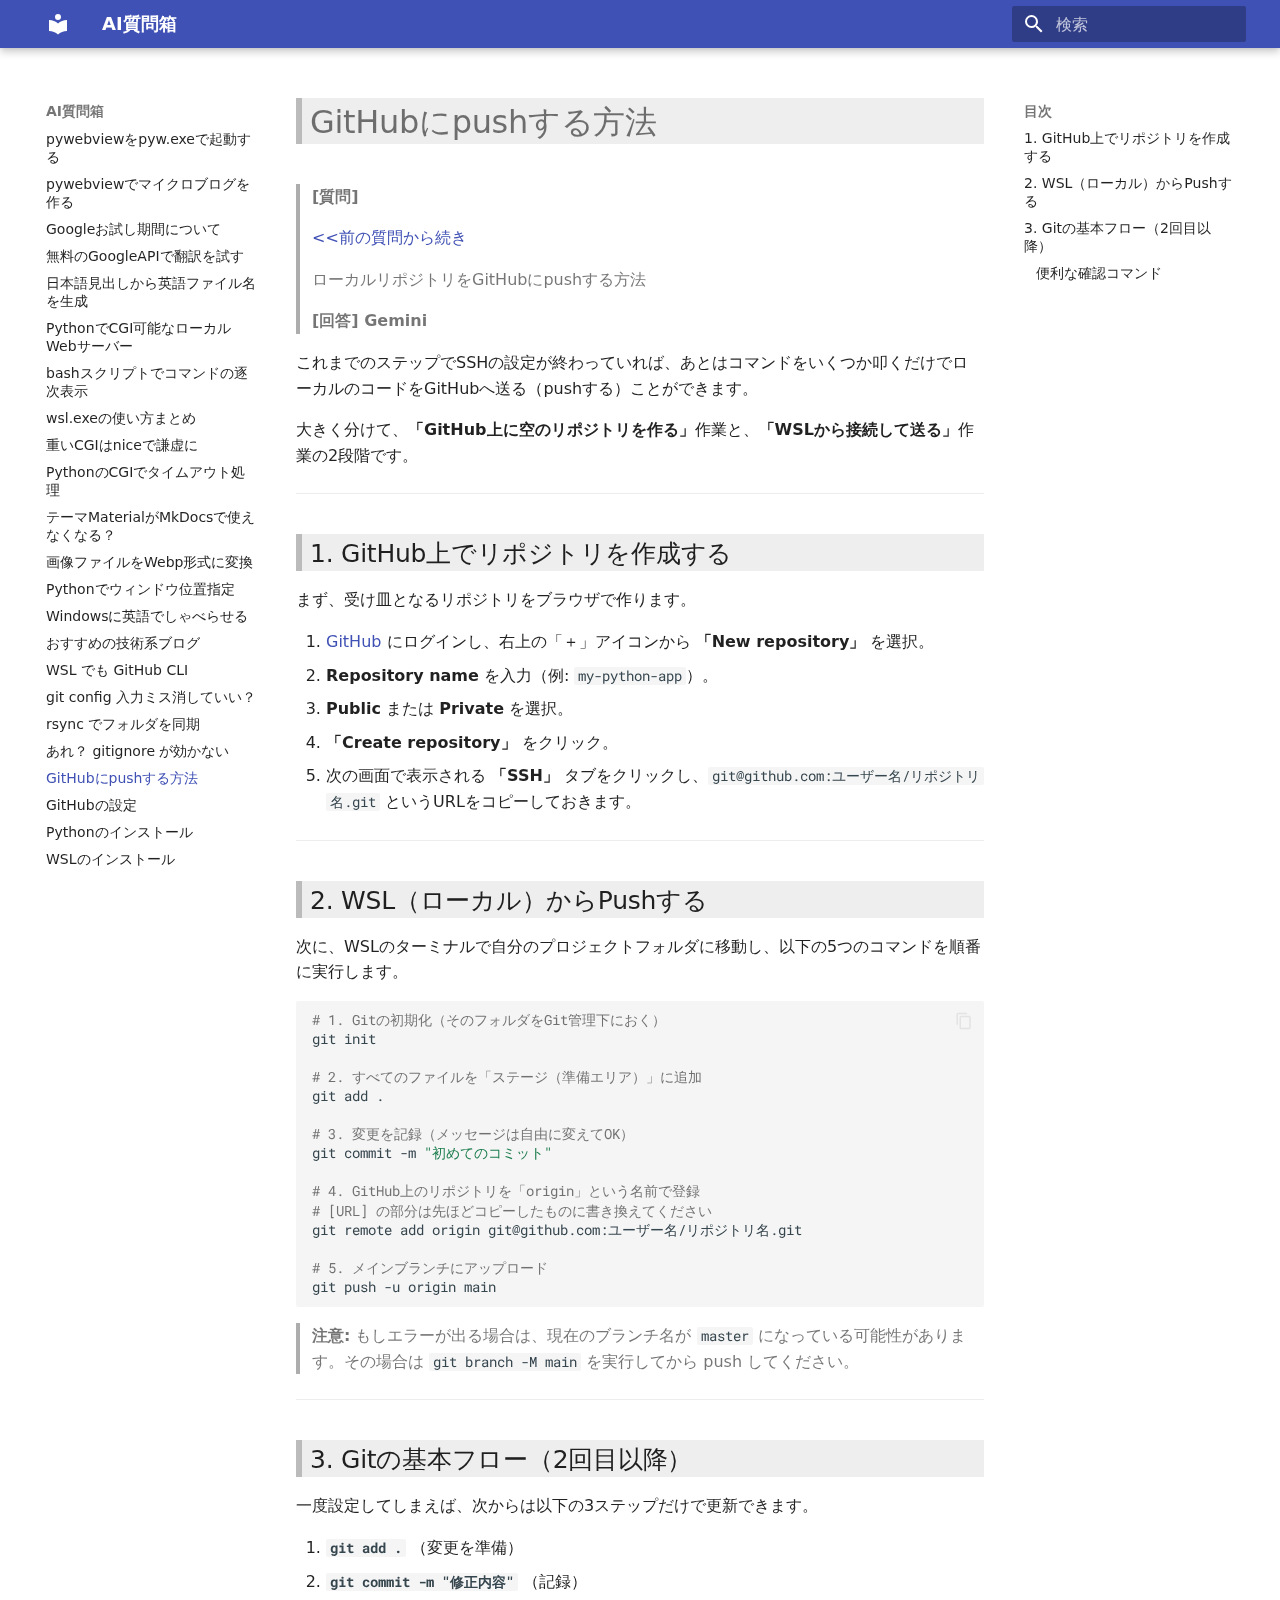
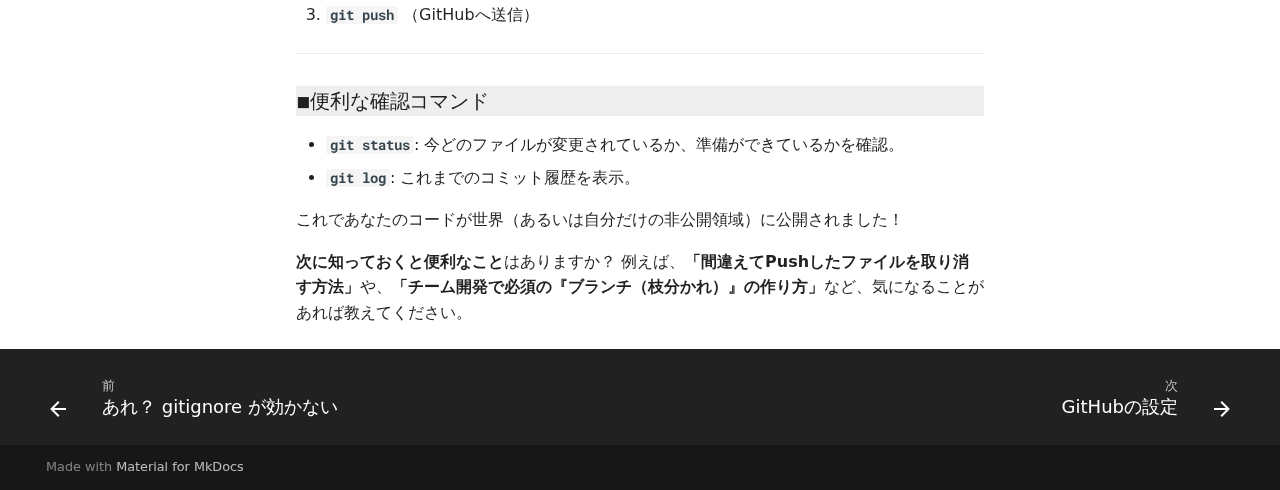
<file: hoge/0004-github-push/index.html>
<!doctype html>
<html lang="ja" class="no-js">
  <head>
    
      <meta charset="utf-8">
      <meta name="viewport" content="width=device-width,initial-scale=1">
      
      
      
      
        <link rel="prev" href="../0005-gitignore-why/">
      
      
        <link rel="next" href="../0003-install-github/">
      
      
        
      
      
      <link rel="icon" href="../assets/images/favicon.png">
      <meta name="generator" content="mkdocs-1.6.1, mkdocs-material-9.7.3">
    
    
      
        <title>GitHubにpushする方法 - AI質問箱</title>
      
    
    
      <link rel="stylesheet" href="../assets/stylesheets/main.484c7ddc.min.css">
      
      


    
    
      
    
    
      
        
        
        <link rel="preconnect" href="https://fonts.gstatic.com" crossorigin>
        <link rel="stylesheet" href="https://fonts.googleapis.com/css?family=Roboto:300,300i,400,400i,700,700i%7CRoboto+Mono:400,400i,700,700i&display=fallback">
        <style>:root{--md-text-font:"Roboto";--md-code-font:"Roboto Mono"}</style>
      
    
    
      <link rel="stylesheet" href="../style.css">
    
    <script>__md_scope=new URL("..",location),__md_hash=e=>[...e].reduce(((e,_)=>(e<<5)-e+_.charCodeAt(0)),0),__md_get=(e,_=localStorage,t=__md_scope)=>JSON.parse(_.getItem(t.pathname+"."+e)),__md_set=(e,_,t=localStorage,a=__md_scope)=>{try{t.setItem(a.pathname+"."+e,JSON.stringify(_))}catch(e){}}</script>
    
      

    
    
  </head>
  
  
    <body dir="ltr">
  
    
    <input class="md-toggle" data-md-toggle="drawer" type="checkbox" id="__drawer" autocomplete="off">
    <input class="md-toggle" data-md-toggle="search" type="checkbox" id="__search" autocomplete="off">
    <label class="md-overlay" for="__drawer"></label>
    <div data-md-component="skip">
      
        
        <a href="#githubpush" class="md-skip">
          コンテンツにスキップ
        </a>
      
    </div>
    <div data-md-component="announce">
      
    </div>
    
    
      

  

<header class="md-header md-header--shadow" data-md-component="header">
  <nav class="md-header__inner md-grid" aria-label="ヘッダー">
    <a href=".." title="AI質問箱" class="md-header__button md-logo" aria-label="AI質問箱" data-md-component="logo">
      
  
  <svg xmlns="http://www.w3.org/2000/svg" viewBox="0 0 24 24"><path d="M12 8a3 3 0 0 0 3-3 3 3 0 0 0-3-3 3 3 0 0 0-3 3 3 3 0 0 0 3 3m0 3.54C9.64 9.35 6.5 8 3 8v11c3.5 0 6.64 1.35 9 3.54 2.36-2.19 5.5-3.54 9-3.54V8c-3.5 0-6.64 1.35-9 3.54"/></svg>

    </a>
    <label class="md-header__button md-icon" for="__drawer">
      
      <svg xmlns="http://www.w3.org/2000/svg" viewBox="0 0 24 24"><path d="M3 6h18v2H3zm0 5h18v2H3zm0 5h18v2H3z"/></svg>
    </label>
    <div class="md-header__title" data-md-component="header-title">
      <div class="md-header__ellipsis">
        <div class="md-header__topic">
          <span class="md-ellipsis">
            AI質問箱
          </span>
        </div>
        <div class="md-header__topic" data-md-component="header-topic">
          <span class="md-ellipsis">
            
              GitHubにpushする方法
            
          </span>
        </div>
      </div>
    </div>
    
    
      <script>var palette=__md_get("__palette");if(palette&&palette.color){if("(prefers-color-scheme)"===palette.color.media){var media=matchMedia("(prefers-color-scheme: light)"),input=document.querySelector(media.matches?"[data-md-color-media='(prefers-color-scheme: light)']":"[data-md-color-media='(prefers-color-scheme: dark)']");palette.color.media=input.getAttribute("data-md-color-media"),palette.color.scheme=input.getAttribute("data-md-color-scheme"),palette.color.primary=input.getAttribute("data-md-color-primary"),palette.color.accent=input.getAttribute("data-md-color-accent")}for(var[key,value]of Object.entries(palette.color))document.body.setAttribute("data-md-color-"+key,value)}</script>
    
    
    
      
      
        <label class="md-header__button md-icon" for="__search">
          
          <svg xmlns="http://www.w3.org/2000/svg" viewBox="0 0 24 24"><path d="M9.5 3A6.5 6.5 0 0 1 16 9.5c0 1.61-.59 3.09-1.56 4.23l.27.27h.79l5 5-1.5 1.5-5-5v-.79l-.27-.27A6.52 6.52 0 0 1 9.5 16 6.5 6.5 0 0 1 3 9.5 6.5 6.5 0 0 1 9.5 3m0 2C7 5 5 7 5 9.5S7 14 9.5 14 14 12 14 9.5 12 5 9.5 5"/></svg>
        </label>
        <div class="md-search" data-md-component="search" role="dialog">
  <label class="md-search__overlay" for="__search"></label>
  <div class="md-search__inner" role="search">
    <form class="md-search__form" name="search">
      <input type="text" class="md-search__input" name="query" aria-label="検索" placeholder="検索" autocapitalize="off" autocorrect="off" autocomplete="off" spellcheck="false" data-md-component="search-query" required>
      <label class="md-search__icon md-icon" for="__search">
        
        <svg xmlns="http://www.w3.org/2000/svg" viewBox="0 0 24 24"><path d="M9.5 3A6.5 6.5 0 0 1 16 9.5c0 1.61-.59 3.09-1.56 4.23l.27.27h.79l5 5-1.5 1.5-5-5v-.79l-.27-.27A6.52 6.52 0 0 1 9.5 16 6.5 6.5 0 0 1 3 9.5 6.5 6.5 0 0 1 9.5 3m0 2C7 5 5 7 5 9.5S7 14 9.5 14 14 12 14 9.5 12 5 9.5 5"/></svg>
        
        <svg xmlns="http://www.w3.org/2000/svg" viewBox="0 0 24 24"><path d="M20 11v2H8l5.5 5.5-1.42 1.42L4.16 12l7.92-7.92L13.5 5.5 8 11z"/></svg>
      </label>
      <nav class="md-search__options" aria-label="検索">
        
        <button type="reset" class="md-search__icon md-icon" title="クリア" aria-label="クリア" tabindex="-1">
          
          <svg xmlns="http://www.w3.org/2000/svg" viewBox="0 0 24 24"><path d="M19 6.41 17.59 5 12 10.59 6.41 5 5 6.41 10.59 12 5 17.59 6.41 19 12 13.41 17.59 19 19 17.59 13.41 12z"/></svg>
        </button>
      </nav>
      
    </form>
    <div class="md-search__output">
      <div class="md-search__scrollwrap" tabindex="0" data-md-scrollfix>
        <div class="md-search-result" data-md-component="search-result">
          <div class="md-search-result__meta">
            検索を初期化
          </div>
          <ol class="md-search-result__list" role="presentation"></ol>
        </div>
      </div>
    </div>
  </div>
</div>
      
    
    
  </nav>
  
</header>
    
    <div class="md-container" data-md-component="container">
      
      
        
          
        
      
      <main class="md-main" data-md-component="main">
        <div class="md-main__inner md-grid">
          
            
              
              <div class="md-sidebar md-sidebar--primary" data-md-component="sidebar" data-md-type="navigation" >
                <div class="md-sidebar__scrollwrap">
                  <div class="md-sidebar__inner">
                    



<nav class="md-nav md-nav--primary" aria-label="ナビゲーション" data-md-level="0">
  <label class="md-nav__title" for="__drawer">
    <a href=".." title="AI質問箱" class="md-nav__button md-logo" aria-label="AI質問箱" data-md-component="logo">
      
  
  <svg xmlns="http://www.w3.org/2000/svg" viewBox="0 0 24 24"><path d="M12 8a3 3 0 0 0 3-3 3 3 0 0 0-3-3 3 3 0 0 0-3 3 3 3 0 0 0 3 3m0 3.54C9.64 9.35 6.5 8 3 8v11c3.5 0 6.64 1.35 9 3.54 2.36-2.19 5.5-3.54 9-3.54V8c-3.5 0-6.64 1.35-9 3.54"/></svg>

    </a>
    AI質問箱
  </label>
  
  <ul class="md-nav__list" data-md-scrollfix>
    
      
      
  
  
  
  
    <li class="md-nav__item">
      <a href=".." class="md-nav__link">
        
  
  
  <span class="md-ellipsis">
    
  
    AI質問箱トップページ
  

    
  </span>
  
  

      </a>
    </li>
  

    
      
      
  
  
  
  
    <li class="md-nav__item">
      <a href="../0033-powershell-break-line-in-command/" class="md-nav__link">
        
  
  
  <span class="md-ellipsis">
    
  
    PowerShellでコマンドの途中で改行する方法
  

    
  </span>
  
  

      </a>
    </li>
  

    
      
      
  
  
  
  
    <li class="md-nav__item">
      <a href="../0032-acrylic-dns-proxy/" class="md-nav__link">
        
  
  
  <span class="md-ellipsis">
    
  
    Acrylic DNS ProxyをLAN用のDNSとして使う
  

    
  </span>
  
  

      </a>
    </li>
  

    
      
      
  
  
  
  
    <li class="md-nav__item">
      <a href="../0031-local-backend-nickname/" class="md-nav__link">
        
  
  
  <span class="md-ellipsis">
    
  
    ローカルなんでもバックエンドの愛称
  

    
  </span>
  
  

      </a>
    </li>
  

    
      
      
  
  
  
  
    <li class="md-nav__item">
      <a href="../0030-fast-api-desktop-002/" class="md-nav__link">
        
  
  
  <span class="md-ellipsis">
    
  
    FastAPIデスクトップツール-002
  

    
  </span>
  
  

      </a>
    </li>
  

    
      
      
  
  
  
  
    <li class="md-nav__item">
      <a href="../0029-fast-api-desktop-001/" class="md-nav__link">
        
  
  
  <span class="md-ellipsis">
    
  
    FastAPIデスクトップツール-001
  

    
  </span>
  
  

      </a>
    </li>
  

    
      
      
  
  
  
  
    <li class="md-nav__item">
      <a href="../0028-gcp-billing-vs-free-projects/" class="md-nav__link">
        
  
  
  <span class="md-ellipsis">
    
  
    GCPで課金用と完全無料用のプロジェクトを使い分ける
  

    
  </span>
  
  

      </a>
    </li>
  

    
      
      
  
  
  
  
    <li class="md-nav__item">
      <a href="../0027-how-to-avoid-overspending-gemini-api/" class="md-nav__link">
        
  
  
  <span class="md-ellipsis">
    
  
    Gemini APIでお金を使いすぎない方法
  

    
  </span>
  
  

      </a>
    </li>
  

    
      
      
  
  
  
  
    <li class="md-nav__item">
      <a href="../0026-fastapi-run-in-task-tray/" class="md-nav__link">
        
  
  
  <span class="md-ellipsis">
    
  
    FastAPIをタスクトレイに常駐させる
  

    
  </span>
  
  

      </a>
    </li>
  

    
      
      
  
  
  
  
    <li class="md-nav__item">
      <a href="../0025-wsl-two-users-pull-request-practice/" class="md-nav__link">
        
  
  
  <span class="md-ellipsis">
    
  
    WSL上で2人のユーザーになりきってプルリクエストの練習
  

    
  </span>
  
  

      </a>
    </li>
  

    
      
      
  
  
  
  
    <li class="md-nav__item">
      <a href="../0024-ollama-with-poor-pc/" class="md-nav__link">
        
  
  
  <span class="md-ellipsis">
    
  
    非力なPCでollamaを動かせますか
  

    
  </span>
  
  

      </a>
    </li>
  

    
      
      
  
  
  
  
    <li class="md-nav__item">
      <a href="../0023-pywebview-with-pyw/" class="md-nav__link">
        
  
  
  <span class="md-ellipsis">
    
  
    pywebviewをpyw.exeで起動する
  

    
  </span>
  
  

      </a>
    </li>
  

    
      
      
  
  
  
  
    <li class="md-nav__item">
      <a href="../0022-pywebview-microblog/" class="md-nav__link">
        
  
  
  <span class="md-ellipsis">
    
  
    pywebviewでマイクロブログを作る
  

    
  </span>
  
  

      </a>
    </li>
  

    
      
      
  
  
  
  
    <li class="md-nav__item">
      <a href="../0021-gcp-first-message/" class="md-nav__link">
        
  
  
  <span class="md-ellipsis">
    
  
    Googleお試し期間について
  

    
  </span>
  
  

      </a>
    </li>
  

    
      
      
  
  
  
  
    <li class="md-nav__item">
      <a href="../0020-google-ai-translater/" class="md-nav__link">
        
  
  
  <span class="md-ellipsis">
    
  
    無料のGoogleAPIで翻訳を試す
  

    
  </span>
  
  

      </a>
    </li>
  

    
      
      
  
  
  
  
    <li class="md-nav__item">
      <a href="../0019-ai-filename-creater/" class="md-nav__link">
        
  
  
  <span class="md-ellipsis">
    
  
    日本語見出しから英語ファイル名を生成
  

    
  </span>
  
  

      </a>
    </li>
  

    
      
      
  
  
  
  
    <li class="md-nav__item">
      <a href="../0018-python-tiny-webserver/" class="md-nav__link">
        
  
  
  <span class="md-ellipsis">
    
  
    PythonでCGI可能なローカルWebサーバー
  

    
  </span>
  
  

      </a>
    </li>
  

    
      
      
  
  
  
  
    <li class="md-nav__item">
      <a href="../0017-bash-echo-on/" class="md-nav__link">
        
  
  
  <span class="md-ellipsis">
    
  
    bashスクリプトでコマンドの逐次表示
  

    
  </span>
  
  

      </a>
    </li>
  

    
      
      
  
  
  
  
    <li class="md-nav__item">
      <a href="../0016-how-to-wsl/" class="md-nav__link">
        
  
  
  <span class="md-ellipsis">
    
  
    wsl.exeの使い方まとめ
  

    
  </span>
  
  

      </a>
    </li>
  

    
      
      
  
  
  
  
    <li class="md-nav__item">
      <a href="../0015-nice-to-heavy-cgi/" class="md-nav__link">
        
  
  
  <span class="md-ellipsis">
    
  
    重いCGIはniceで謙虚に
  

    
  </span>
  
  

      </a>
    </li>
  

    
      
      
  
  
  
  
    <li class="md-nav__item">
      <a href="../0014-py-cgi-timeout/" class="md-nav__link">
        
  
  
  <span class="md-ellipsis">
    
  
    PythonのCGIでタイムアウト処理
  

    
  </span>
  
  

      </a>
    </li>
  

    
      
      
  
  
  
  
    <li class="md-nav__item">
      <a href="../0013-mkdocs-material/" class="md-nav__link">
        
  
  
  <span class="md-ellipsis">
    
  
    テーマMaterialがMkDocsで使えなくなる？
  

    
  </span>
  
  

      </a>
    </li>
  

    
      
      
  
  
  
  
    <li class="md-nav__item">
      <a href="../0012-image2webp/" class="md-nav__link">
        
  
  
  <span class="md-ellipsis">
    
  
    画像ファイルをWebp形式に変換
  

    
  </span>
  
  

      </a>
    </li>
  

    
      
      
  
  
  
  
    <li class="md-nav__item">
      <a href="../0011-winsize/" class="md-nav__link">
        
  
  
  <span class="md-ellipsis">
    
  
    Pythonでウィンドウ位置指定
  

    
  </span>
  
  

      </a>
    </li>
  

    
      
      
  
  
  
  
    <li class="md-nav__item">
      <a href="../0010-english-talker/" class="md-nav__link">
        
  
  
  <span class="md-ellipsis">
    
  
    Windowsに英語でしゃべらせる
  

    
  </span>
  
  

      </a>
    </li>
  

    
      
      
  
  
  
  
    <li class="md-nav__item">
      <a href="../0009-tech-blog/" class="md-nav__link">
        
  
  
  <span class="md-ellipsis">
    
  
    おすすめの技術系ブログ
  

    
  </span>
  
  

      </a>
    </li>
  

    
      
      
  
  
  
  
    <li class="md-nav__item">
      <a href="../0008-github-cli/" class="md-nav__link">
        
  
  
  <span class="md-ellipsis">
    
  
    WSL でも GitHub CLI
  

    
  </span>
  
  

      </a>
    </li>
  

    
      
      
  
  
  
  
    <li class="md-nav__item">
      <a href="../0007-git-typo/" class="md-nav__link">
        
  
  
  <span class="md-ellipsis">
    
  
    git config 入力ミス消していい？
  

    
  </span>
  
  

      </a>
    </li>
  

    
      
      
  
  
  
  
    <li class="md-nav__item">
      <a href="../0006-rsync-howto/" class="md-nav__link">
        
  
  
  <span class="md-ellipsis">
    
  
    rsync でフォルダを同期
  

    
  </span>
  
  

      </a>
    </li>
  

    
      
      
  
  
  
  
    <li class="md-nav__item">
      <a href="../0005-gitignore-why/" class="md-nav__link">
        
  
  
  <span class="md-ellipsis">
    
  
    あれ？ gitignore が効かない
  

    
  </span>
  
  

      </a>
    </li>
  

    
      
      
  
  
    
  
  
  
    <li class="md-nav__item md-nav__item--active">
      
      <input class="md-nav__toggle md-toggle" type="checkbox" id="__toc">
      
      
        
      
      
        <label class="md-nav__link md-nav__link--active" for="__toc">
          
  
  
  <span class="md-ellipsis">
    
  
    GitHubにpushする方法
  

    
  </span>
  
  

          <span class="md-nav__icon md-icon"></span>
        </label>
      
      <a href="./" class="md-nav__link md-nav__link--active">
        
  
  
  <span class="md-ellipsis">
    
  
    GitHubにpushする方法
  

    
  </span>
  
  

      </a>
      
        

<nav class="md-nav md-nav--secondary" aria-label="目次">
  
  
  
    
  
  
    <label class="md-nav__title" for="__toc">
      <span class="md-nav__icon md-icon"></span>
      目次
    </label>
    <ul class="md-nav__list" data-md-component="toc" data-md-scrollfix>
      
        <li class="md-nav__item">
  <a href="#1-github" class="md-nav__link">
    <span class="md-ellipsis">
      
        1. GitHub上でリポジトリを作成する
      
    </span>
  </a>
  
</li>
      
        <li class="md-nav__item">
  <a href="#2-wslpush" class="md-nav__link">
    <span class="md-ellipsis">
      
        2. WSL（ローカル）からPushする
      
    </span>
  </a>
  
</li>
      
        <li class="md-nav__item">
  <a href="#3-git2" class="md-nav__link">
    <span class="md-ellipsis">
      
        3. Gitの基本フロー（2回目以降）
      
    </span>
  </a>
  
    <nav class="md-nav" aria-label="3. Gitの基本フロー（2回目以降）">
      <ul class="md-nav__list">
        
          <li class="md-nav__item">
  <a href="#_1" class="md-nav__link">
    <span class="md-ellipsis">
      
        便利な確認コマンド
      
    </span>
  </a>
  
</li>
        
      </ul>
    </nav>
  
</li>
      
    </ul>
  
</nav>
      
    </li>
  

    
      
      
  
  
  
  
    <li class="md-nav__item">
      <a href="../0003-install-github/" class="md-nav__link">
        
  
  
  <span class="md-ellipsis">
    
  
    GitHubの設定
  

    
  </span>
  
  

      </a>
    </li>
  

    
      
      
  
  
  
  
    <li class="md-nav__item">
      <a href="../0002-install-python/" class="md-nav__link">
        
  
  
  <span class="md-ellipsis">
    
  
    Pythonのインストール
  

    
  </span>
  
  

      </a>
    </li>
  

    
      
      
  
  
  
  
    <li class="md-nav__item">
      <a href="../0001-install-wsl/" class="md-nav__link">
        
  
  
  <span class="md-ellipsis">
    
  
    WSLのインストール
  

    
  </span>
  
  

      </a>
    </li>
  

    
  </ul>
</nav>
                  </div>
                </div>
              </div>
            
            
              
              <div class="md-sidebar md-sidebar--secondary" data-md-component="sidebar" data-md-type="toc" >
                <div class="md-sidebar__scrollwrap">
                  <div class="md-sidebar__inner">
                    

<nav class="md-nav md-nav--secondary" aria-label="目次">
  
  
  
    
  
  
    <label class="md-nav__title" for="__toc">
      <span class="md-nav__icon md-icon"></span>
      目次
    </label>
    <ul class="md-nav__list" data-md-component="toc" data-md-scrollfix>
      
        <li class="md-nav__item">
  <a href="#1-github" class="md-nav__link">
    <span class="md-ellipsis">
      
        1. GitHub上でリポジトリを作成する
      
    </span>
  </a>
  
</li>
      
        <li class="md-nav__item">
  <a href="#2-wslpush" class="md-nav__link">
    <span class="md-ellipsis">
      
        2. WSL（ローカル）からPushする
      
    </span>
  </a>
  
</li>
      
        <li class="md-nav__item">
  <a href="#3-git2" class="md-nav__link">
    <span class="md-ellipsis">
      
        3. Gitの基本フロー（2回目以降）
      
    </span>
  </a>
  
    <nav class="md-nav" aria-label="3. Gitの基本フロー（2回目以降）">
      <ul class="md-nav__list">
        
          <li class="md-nav__item">
  <a href="#_1" class="md-nav__link">
    <span class="md-ellipsis">
      
        便利な確認コマンド
      
    </span>
  </a>
  
</li>
        
      </ul>
    </nav>
  
</li>
      
    </ul>
  
</nav>
                  </div>
                </div>
              </div>
            
          
          
            <div class="md-content" data-md-component="content">
              
              <article class="md-content__inner md-typeset">
                
                  



<h1 id="githubpush">GitHubにpushする方法</h1>
<blockquote>
<p><strong>[質問]</strong></p>
<p><a href="../0003-install-github/">&lt;&lt;前の質問から続き</a></p>
<p>ローカルリポジトリをGitHubにpushする方法 </p>
<p><strong>[回答] Gemini</strong></p>
</blockquote>
<p>これまでのステップでSSHの設定が終わっていれば、あとはコマンドをいくつか叩くだけでローカルのコードをGitHubへ送る（pushする）ことができます。</p>
<p>大きく分けて、<strong>「GitHub上に空のリポジトリを作る」</strong>作業と、<strong>「WSLから接続して送る」</strong>作業の2段階です。</p>
<hr />
<h2 id="1-github">1. GitHub上でリポジトリを作成する</h2>
<p>まず、受け皿となるリポジトリをブラウザで作ります。</p>
<ol>
<li><a href="https://github.com/">GitHub</a> にログインし、右上の「＋」アイコンから <strong>「New repository」</strong> を選択。</li>
<li><strong>Repository name</strong> を入力（例: <code>my-python-app</code>）。</li>
<li><strong>Public</strong> または <strong>Private</strong> を選択。</li>
<li><strong>「Create repository」</strong> をクリック。</li>
<li>次の画面で表示される <strong>「SSH」</strong> タブをクリックし、<code>git@github.com:ユーザー名/リポジトリ名.git</code> というURLをコピーしておきます。</li>
</ol>
<hr />
<h2 id="2-wslpush">2. WSL（ローカル）からPushする</h2>
<p>次に、WSLのターミナルで自分のプロジェクトフォルダに移動し、以下の5つのコマンドを順番に実行します。</p>
<div class="language-bash highlight"><pre><span></span><code><span id="__span-0-1"><a id="__codelineno-0-1" name="__codelineno-0-1" href="#__codelineno-0-1"></a><span class="c1"># 1. Gitの初期化（そのフォルダをGit管理下におく）</span>
</span><span id="__span-0-2"><a id="__codelineno-0-2" name="__codelineno-0-2" href="#__codelineno-0-2"></a>git<span class="w"> </span>init
</span><span id="__span-0-3"><a id="__codelineno-0-3" name="__codelineno-0-3" href="#__codelineno-0-3"></a>
</span><span id="__span-0-4"><a id="__codelineno-0-4" name="__codelineno-0-4" href="#__codelineno-0-4"></a><span class="c1"># 2. すべてのファイルを「ステージ（準備エリア）」に追加</span>
</span><span id="__span-0-5"><a id="__codelineno-0-5" name="__codelineno-0-5" href="#__codelineno-0-5"></a>git<span class="w"> </span>add<span class="w"> </span>.
</span><span id="__span-0-6"><a id="__codelineno-0-6" name="__codelineno-0-6" href="#__codelineno-0-6"></a>
</span><span id="__span-0-7"><a id="__codelineno-0-7" name="__codelineno-0-7" href="#__codelineno-0-7"></a><span class="c1"># 3. 変更を記録（メッセージは自由に変えてOK）</span>
</span><span id="__span-0-8"><a id="__codelineno-0-8" name="__codelineno-0-8" href="#__codelineno-0-8"></a>git<span class="w"> </span>commit<span class="w"> </span>-m<span class="w"> </span><span class="s2">&quot;初めてのコミット&quot;</span>
</span><span id="__span-0-9"><a id="__codelineno-0-9" name="__codelineno-0-9" href="#__codelineno-0-9"></a>
</span><span id="__span-0-10"><a id="__codelineno-0-10" name="__codelineno-0-10" href="#__codelineno-0-10"></a><span class="c1"># 4. GitHub上のリポジトリを「origin」という名前で登録</span>
</span><span id="__span-0-11"><a id="__codelineno-0-11" name="__codelineno-0-11" href="#__codelineno-0-11"></a><span class="c1"># [URL] の部分は先ほどコピーしたものに書き換えてください</span>
</span><span id="__span-0-12"><a id="__codelineno-0-12" name="__codelineno-0-12" href="#__codelineno-0-12"></a>git<span class="w"> </span>remote<span class="w"> </span>add<span class="w"> </span>origin<span class="w"> </span>git@github.com:ユーザー名/リポジトリ名.git
</span><span id="__span-0-13"><a id="__codelineno-0-13" name="__codelineno-0-13" href="#__codelineno-0-13"></a>
</span><span id="__span-0-14"><a id="__codelineno-0-14" name="__codelineno-0-14" href="#__codelineno-0-14"></a><span class="c1"># 5. メインブランチにアップロード</span>
</span><span id="__span-0-15"><a id="__codelineno-0-15" name="__codelineno-0-15" href="#__codelineno-0-15"></a>git<span class="w"> </span>push<span class="w"> </span>-u<span class="w"> </span>origin<span class="w"> </span>main
</span></code></pre></div>
<blockquote>
<p><strong>注意:</strong> もしエラーが出る場合は、現在のブランチ名が <code>master</code> になっている可能性があります。その場合は <code>git branch -M main</code> を実行してから push してください。</p>
</blockquote>
<hr />
<h2 id="3-git2">3. Gitの基本フロー（2回目以降）</h2>
<p>一度設定してしまえば、次からは以下の3ステップだけで更新できます。</p>
<ol>
<li><strong><code>git add .</code></strong> （変更を準備）</li>
<li><strong><code>git commit -m "修正内容"</code></strong> （記録）</li>
<li><strong><code>git push</code></strong> （GitHubへ送信）</li>
</ol>
<hr />
<h3 id="_1">便利な確認コマンド</h3>
<ul>
<li><strong><code>git status</code></strong>: 今どのファイルが変更されているか、準備ができているかを確認。</li>
<li><strong><code>git log</code></strong>: これまでのコミット履歴を表示。</li>
</ul>
<p>これであなたのコードが世界（あるいは自分だけの非公開領域）に公開されました！</p>
<p><strong>次に知っておくと便利なこと</strong>はありますか？
例えば、<strong>「間違えてPushしたファイルを取り消す方法」</strong>や、<strong>「チーム開発で必須の『ブランチ（枝分かれ）』の作り方」</strong>など、気になることがあれば教えてください。</p>












                
              </article>
            </div>
          
          
<script>var target=document.getElementById(location.hash.slice(1));target&&target.name&&(target.checked=target.name.startsWith("__tabbed_"))</script>
        </div>
        
      </main>
      
        <footer class="md-footer">
  
    
      
      <nav class="md-footer__inner md-grid" aria-label="フッター" >
        
          
          <a href="../0005-gitignore-why/" class="md-footer__link md-footer__link--prev" aria-label="前: あれ？ gitignore が効かない">
            <div class="md-footer__button md-icon">
              
              <svg xmlns="http://www.w3.org/2000/svg" viewBox="0 0 24 24"><path d="M20 11v2H8l5.5 5.5-1.42 1.42L4.16 12l7.92-7.92L13.5 5.5 8 11z"/></svg>
            </div>
            <div class="md-footer__title">
              <span class="md-footer__direction">
                前
              </span>
              <div class="md-ellipsis">
                あれ？ gitignore が効かない
              </div>
            </div>
          </a>
        
        
          
          <a href="../0003-install-github/" class="md-footer__link md-footer__link--next" aria-label="次: GitHubの設定">
            <div class="md-footer__title">
              <span class="md-footer__direction">
                次
              </span>
              <div class="md-ellipsis">
                GitHubの設定
              </div>
            </div>
            <div class="md-footer__button md-icon">
              
              <svg xmlns="http://www.w3.org/2000/svg" viewBox="0 0 24 24"><path d="M4 11v2h12l-5.5 5.5 1.42 1.42L19.84 12l-7.92-7.92L10.5 5.5 16 11z"/></svg>
            </div>
          </a>
        
      </nav>
    
  
  <div class="md-footer-meta md-typeset">
    <div class="md-footer-meta__inner md-grid">
      <div class="md-copyright">
  
  
    Made with
    <a href="https://squidfunk.github.io/mkdocs-material/" target="_blank" rel="noopener">
      Material for MkDocs
    </a>
  
</div>
      
    </div>
  </div>
</footer>
      
    </div>
    <div class="md-dialog" data-md-component="dialog">
      <div class="md-dialog__inner md-typeset"></div>
    </div>
    
    
    
      
      
      <script id="__config" type="application/json">{"annotate": null, "base": "..", "features": ["content.code.copy", "navigation.footer"], "search": "../assets/javascripts/workers/search.2c215733.min.js", "tags": null, "translations": {"clipboard.copied": "\u30b3\u30d4\u30fc\u3057\u307e\u3057\u305f", "clipboard.copy": "\u30af\u30ea\u30c3\u30d7\u30dc\u30fc\u30c9\u3078\u30b3\u30d4\u30fc", "search.result.more.one": "\u3053\u306e\u30da\u30fc\u30b8\u5185\u306b\u3082\u30461\u4ef6\u898b\u3064\u304b\u308a\u307e\u3057\u305f", "search.result.more.other": "\u3053\u306e\u30da\u30fc\u30b8\u5185\u306b\u3042\u3068#\u4ef6\u898b\u3064\u304b\u308a\u307e\u3057\u305f", "search.result.none": "\u4f55\u3082\u898b\u3064\u304b\u308a\u307e\u305b\u3093\u3067\u3057\u305f", "search.result.one": "1\u4ef6\u898b\u3064\u304b\u308a\u307e\u3057\u305f", "search.result.other": "#\u4ef6\u898b\u3064\u304b\u308a\u307e\u3057\u305f", "search.result.placeholder": "\u691c\u7d22\u30ad\u30fc\u30ef\u30fc\u30c9\u3092\u5165\u529b\u3057\u3066\u304f\u3060\u3055\u3044", "search.result.term.missing": "\u691c\u7d22\u306b\u542b\u307e\u308c\u306a\u3044", "select.version": "\u30d0\u30fc\u30b8\u30e7\u30f3\u5207\u308a\u66ff\u3048"}, "version": null}</script>
    
    
      <script src="../assets/javascripts/bundle.79ae519e.min.js"></script>
      
    
  </body>
</html>
</file>
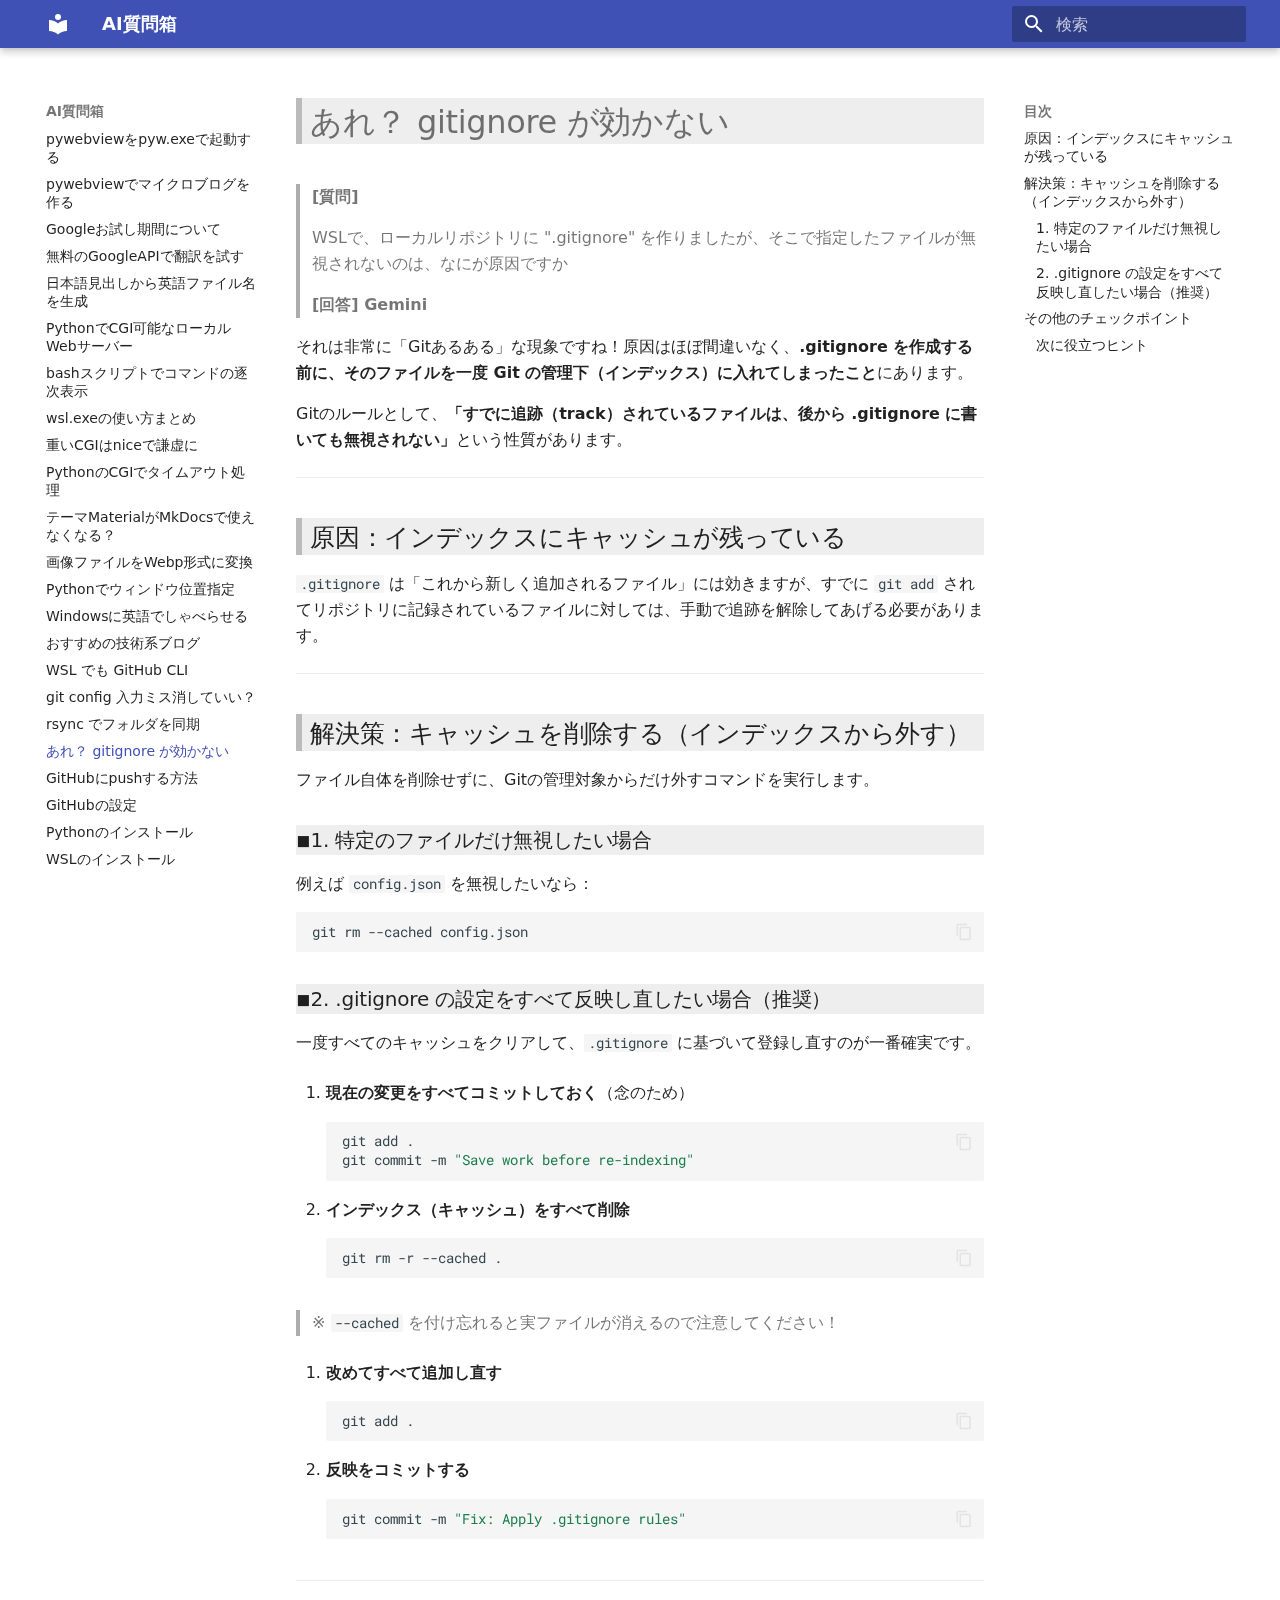
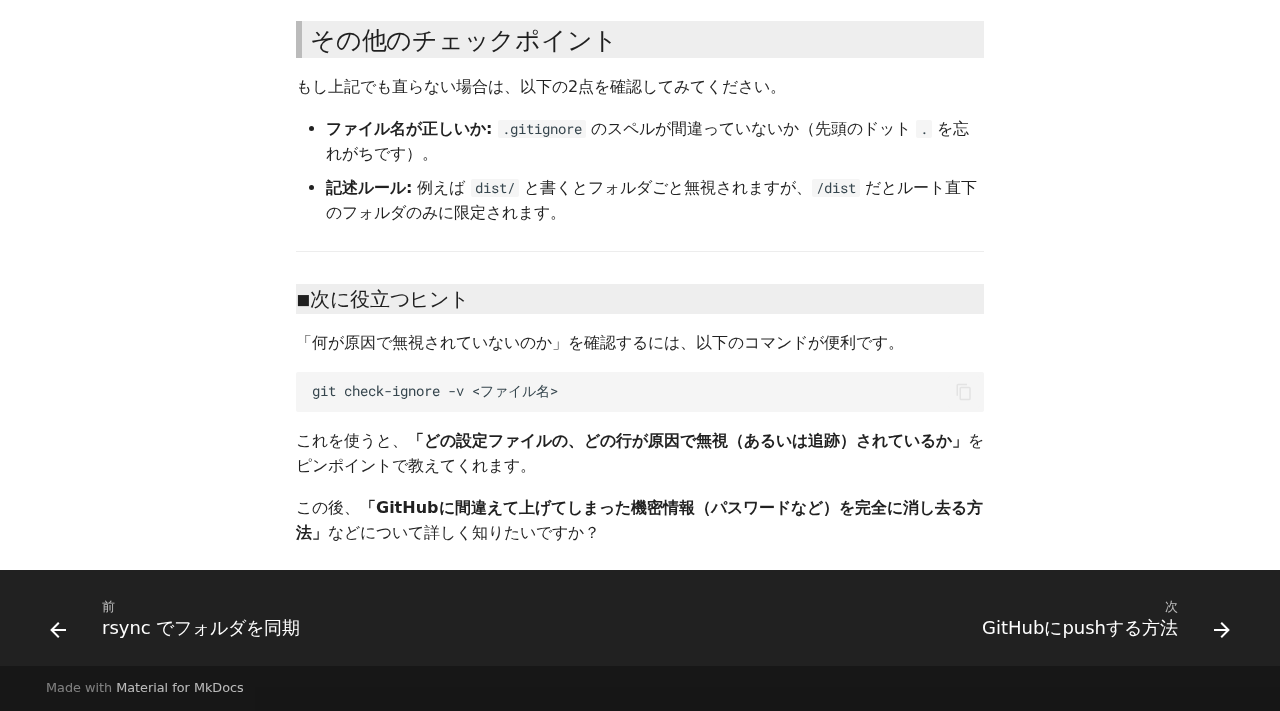
<file: hoge/0005-gitignore-why/index.html>
<!doctype html>
<html lang="ja" class="no-js">
  <head>
    
      <meta charset="utf-8">
      <meta name="viewport" content="width=device-width,initial-scale=1">
      
      
      
      
        <link rel="prev" href="../0006-rsync-howto/">
      
      
        <link rel="next" href="../0004-github-push/">
      
      
        
      
      
      <link rel="icon" href="../assets/images/favicon.png">
      <meta name="generator" content="mkdocs-1.6.1, mkdocs-material-9.7.3">
    
    
      
        <title>あれ？ gitignore が効かない - AI質問箱</title>
      
    
    
      <link rel="stylesheet" href="../assets/stylesheets/main.484c7ddc.min.css">
      
      


    
    
      
    
    
      
        
        
        <link rel="preconnect" href="https://fonts.gstatic.com" crossorigin>
        <link rel="stylesheet" href="https://fonts.googleapis.com/css?family=Roboto:300,300i,400,400i,700,700i%7CRoboto+Mono:400,400i,700,700i&display=fallback">
        <style>:root{--md-text-font:"Roboto";--md-code-font:"Roboto Mono"}</style>
      
    
    
      <link rel="stylesheet" href="../style.css">
    
    <script>__md_scope=new URL("..",location),__md_hash=e=>[...e].reduce(((e,_)=>(e<<5)-e+_.charCodeAt(0)),0),__md_get=(e,_=localStorage,t=__md_scope)=>JSON.parse(_.getItem(t.pathname+"."+e)),__md_set=(e,_,t=localStorage,a=__md_scope)=>{try{t.setItem(a.pathname+"."+e,JSON.stringify(_))}catch(e){}}</script>
    
      

    
    
  </head>
  
  
    <body dir="ltr">
  
    
    <input class="md-toggle" data-md-toggle="drawer" type="checkbox" id="__drawer" autocomplete="off">
    <input class="md-toggle" data-md-toggle="search" type="checkbox" id="__search" autocomplete="off">
    <label class="md-overlay" for="__drawer"></label>
    <div data-md-component="skip">
      
        
        <a href="#gitignore" class="md-skip">
          コンテンツにスキップ
        </a>
      
    </div>
    <div data-md-component="announce">
      
    </div>
    
    
      

  

<header class="md-header md-header--shadow" data-md-component="header">
  <nav class="md-header__inner md-grid" aria-label="ヘッダー">
    <a href=".." title="AI質問箱" class="md-header__button md-logo" aria-label="AI質問箱" data-md-component="logo">
      
  
  <svg xmlns="http://www.w3.org/2000/svg" viewBox="0 0 24 24"><path d="M12 8a3 3 0 0 0 3-3 3 3 0 0 0-3-3 3 3 0 0 0-3 3 3 3 0 0 0 3 3m0 3.54C9.64 9.35 6.5 8 3 8v11c3.5 0 6.64 1.35 9 3.54 2.36-2.19 5.5-3.54 9-3.54V8c-3.5 0-6.64 1.35-9 3.54"/></svg>

    </a>
    <label class="md-header__button md-icon" for="__drawer">
      
      <svg xmlns="http://www.w3.org/2000/svg" viewBox="0 0 24 24"><path d="M3 6h18v2H3zm0 5h18v2H3zm0 5h18v2H3z"/></svg>
    </label>
    <div class="md-header__title" data-md-component="header-title">
      <div class="md-header__ellipsis">
        <div class="md-header__topic">
          <span class="md-ellipsis">
            AI質問箱
          </span>
        </div>
        <div class="md-header__topic" data-md-component="header-topic">
          <span class="md-ellipsis">
            
              あれ？ gitignore が効かない
            
          </span>
        </div>
      </div>
    </div>
    
    
      <script>var palette=__md_get("__palette");if(palette&&palette.color){if("(prefers-color-scheme)"===palette.color.media){var media=matchMedia("(prefers-color-scheme: light)"),input=document.querySelector(media.matches?"[data-md-color-media='(prefers-color-scheme: light)']":"[data-md-color-media='(prefers-color-scheme: dark)']");palette.color.media=input.getAttribute("data-md-color-media"),palette.color.scheme=input.getAttribute("data-md-color-scheme"),palette.color.primary=input.getAttribute("data-md-color-primary"),palette.color.accent=input.getAttribute("data-md-color-accent")}for(var[key,value]of Object.entries(palette.color))document.body.setAttribute("data-md-color-"+key,value)}</script>
    
    
    
      
      
        <label class="md-header__button md-icon" for="__search">
          
          <svg xmlns="http://www.w3.org/2000/svg" viewBox="0 0 24 24"><path d="M9.5 3A6.5 6.5 0 0 1 16 9.5c0 1.61-.59 3.09-1.56 4.23l.27.27h.79l5 5-1.5 1.5-5-5v-.79l-.27-.27A6.52 6.52 0 0 1 9.5 16 6.5 6.5 0 0 1 3 9.5 6.5 6.5 0 0 1 9.5 3m0 2C7 5 5 7 5 9.5S7 14 9.5 14 14 12 14 9.5 12 5 9.5 5"/></svg>
        </label>
        <div class="md-search" data-md-component="search" role="dialog">
  <label class="md-search__overlay" for="__search"></label>
  <div class="md-search__inner" role="search">
    <form class="md-search__form" name="search">
      <input type="text" class="md-search__input" name="query" aria-label="検索" placeholder="検索" autocapitalize="off" autocorrect="off" autocomplete="off" spellcheck="false" data-md-component="search-query" required>
      <label class="md-search__icon md-icon" for="__search">
        
        <svg xmlns="http://www.w3.org/2000/svg" viewBox="0 0 24 24"><path d="M9.5 3A6.5 6.5 0 0 1 16 9.5c0 1.61-.59 3.09-1.56 4.23l.27.27h.79l5 5-1.5 1.5-5-5v-.79l-.27-.27A6.52 6.52 0 0 1 9.5 16 6.5 6.5 0 0 1 3 9.5 6.5 6.5 0 0 1 9.5 3m0 2C7 5 5 7 5 9.5S7 14 9.5 14 14 12 14 9.5 12 5 9.5 5"/></svg>
        
        <svg xmlns="http://www.w3.org/2000/svg" viewBox="0 0 24 24"><path d="M20 11v2H8l5.5 5.5-1.42 1.42L4.16 12l7.92-7.92L13.5 5.5 8 11z"/></svg>
      </label>
      <nav class="md-search__options" aria-label="検索">
        
        <button type="reset" class="md-search__icon md-icon" title="クリア" aria-label="クリア" tabindex="-1">
          
          <svg xmlns="http://www.w3.org/2000/svg" viewBox="0 0 24 24"><path d="M19 6.41 17.59 5 12 10.59 6.41 5 5 6.41 10.59 12 5 17.59 6.41 19 12 13.41 17.59 19 19 17.59 13.41 12z"/></svg>
        </button>
      </nav>
      
    </form>
    <div class="md-search__output">
      <div class="md-search__scrollwrap" tabindex="0" data-md-scrollfix>
        <div class="md-search-result" data-md-component="search-result">
          <div class="md-search-result__meta">
            検索を初期化
          </div>
          <ol class="md-search-result__list" role="presentation"></ol>
        </div>
      </div>
    </div>
  </div>
</div>
      
    
    
  </nav>
  
</header>
    
    <div class="md-container" data-md-component="container">
      
      
        
          
        
      
      <main class="md-main" data-md-component="main">
        <div class="md-main__inner md-grid">
          
            
              
              <div class="md-sidebar md-sidebar--primary" data-md-component="sidebar" data-md-type="navigation" >
                <div class="md-sidebar__scrollwrap">
                  <div class="md-sidebar__inner">
                    



<nav class="md-nav md-nav--primary" aria-label="ナビゲーション" data-md-level="0">
  <label class="md-nav__title" for="__drawer">
    <a href=".." title="AI質問箱" class="md-nav__button md-logo" aria-label="AI質問箱" data-md-component="logo">
      
  
  <svg xmlns="http://www.w3.org/2000/svg" viewBox="0 0 24 24"><path d="M12 8a3 3 0 0 0 3-3 3 3 0 0 0-3-3 3 3 0 0 0-3 3 3 3 0 0 0 3 3m0 3.54C9.64 9.35 6.5 8 3 8v11c3.5 0 6.64 1.35 9 3.54 2.36-2.19 5.5-3.54 9-3.54V8c-3.5 0-6.64 1.35-9 3.54"/></svg>

    </a>
    AI質問箱
  </label>
  
  <ul class="md-nav__list" data-md-scrollfix>
    
      
      
  
  
  
  
    <li class="md-nav__item">
      <a href=".." class="md-nav__link">
        
  
  
  <span class="md-ellipsis">
    
  
    AI質問箱トップページ
  

    
  </span>
  
  

      </a>
    </li>
  

    
      
      
  
  
  
  
    <li class="md-nav__item">
      <a href="../0033-powershell-break-line-in-command/" class="md-nav__link">
        
  
  
  <span class="md-ellipsis">
    
  
    PowerShellでコマンドの途中で改行する方法
  

    
  </span>
  
  

      </a>
    </li>
  

    
      
      
  
  
  
  
    <li class="md-nav__item">
      <a href="../0032-acrylic-dns-proxy/" class="md-nav__link">
        
  
  
  <span class="md-ellipsis">
    
  
    Acrylic DNS ProxyをLAN用のDNSとして使う
  

    
  </span>
  
  

      </a>
    </li>
  

    
      
      
  
  
  
  
    <li class="md-nav__item">
      <a href="../0031-local-backend-nickname/" class="md-nav__link">
        
  
  
  <span class="md-ellipsis">
    
  
    ローカルなんでもバックエンドの愛称
  

    
  </span>
  
  

      </a>
    </li>
  

    
      
      
  
  
  
  
    <li class="md-nav__item">
      <a href="../0030-fast-api-desktop-002/" class="md-nav__link">
        
  
  
  <span class="md-ellipsis">
    
  
    FastAPIデスクトップツール-002
  

    
  </span>
  
  

      </a>
    </li>
  

    
      
      
  
  
  
  
    <li class="md-nav__item">
      <a href="../0029-fast-api-desktop-001/" class="md-nav__link">
        
  
  
  <span class="md-ellipsis">
    
  
    FastAPIデスクトップツール-001
  

    
  </span>
  
  

      </a>
    </li>
  

    
      
      
  
  
  
  
    <li class="md-nav__item">
      <a href="../0028-gcp-billing-vs-free-projects/" class="md-nav__link">
        
  
  
  <span class="md-ellipsis">
    
  
    GCPで課金用と完全無料用のプロジェクトを使い分ける
  

    
  </span>
  
  

      </a>
    </li>
  

    
      
      
  
  
  
  
    <li class="md-nav__item">
      <a href="../0027-how-to-avoid-overspending-gemini-api/" class="md-nav__link">
        
  
  
  <span class="md-ellipsis">
    
  
    Gemini APIでお金を使いすぎない方法
  

    
  </span>
  
  

      </a>
    </li>
  

    
      
      
  
  
  
  
    <li class="md-nav__item">
      <a href="../0026-fastapi-run-in-task-tray/" class="md-nav__link">
        
  
  
  <span class="md-ellipsis">
    
  
    FastAPIをタスクトレイに常駐させる
  

    
  </span>
  
  

      </a>
    </li>
  

    
      
      
  
  
  
  
    <li class="md-nav__item">
      <a href="../0025-wsl-two-users-pull-request-practice/" class="md-nav__link">
        
  
  
  <span class="md-ellipsis">
    
  
    WSL上で2人のユーザーになりきってプルリクエストの練習
  

    
  </span>
  
  

      </a>
    </li>
  

    
      
      
  
  
  
  
    <li class="md-nav__item">
      <a href="../0024-ollama-with-poor-pc/" class="md-nav__link">
        
  
  
  <span class="md-ellipsis">
    
  
    非力なPCでollamaを動かせますか
  

    
  </span>
  
  

      </a>
    </li>
  

    
      
      
  
  
  
  
    <li class="md-nav__item">
      <a href="../0023-pywebview-with-pyw/" class="md-nav__link">
        
  
  
  <span class="md-ellipsis">
    
  
    pywebviewをpyw.exeで起動する
  

    
  </span>
  
  

      </a>
    </li>
  

    
      
      
  
  
  
  
    <li class="md-nav__item">
      <a href="../0022-pywebview-microblog/" class="md-nav__link">
        
  
  
  <span class="md-ellipsis">
    
  
    pywebviewでマイクロブログを作る
  

    
  </span>
  
  

      </a>
    </li>
  

    
      
      
  
  
  
  
    <li class="md-nav__item">
      <a href="../0021-gcp-first-message/" class="md-nav__link">
        
  
  
  <span class="md-ellipsis">
    
  
    Googleお試し期間について
  

    
  </span>
  
  

      </a>
    </li>
  

    
      
      
  
  
  
  
    <li class="md-nav__item">
      <a href="../0020-google-ai-translater/" class="md-nav__link">
        
  
  
  <span class="md-ellipsis">
    
  
    無料のGoogleAPIで翻訳を試す
  

    
  </span>
  
  

      </a>
    </li>
  

    
      
      
  
  
  
  
    <li class="md-nav__item">
      <a href="../0019-ai-filename-creater/" class="md-nav__link">
        
  
  
  <span class="md-ellipsis">
    
  
    日本語見出しから英語ファイル名を生成
  

    
  </span>
  
  

      </a>
    </li>
  

    
      
      
  
  
  
  
    <li class="md-nav__item">
      <a href="../0018-python-tiny-webserver/" class="md-nav__link">
        
  
  
  <span class="md-ellipsis">
    
  
    PythonでCGI可能なローカルWebサーバー
  

    
  </span>
  
  

      </a>
    </li>
  

    
      
      
  
  
  
  
    <li class="md-nav__item">
      <a href="../0017-bash-echo-on/" class="md-nav__link">
        
  
  
  <span class="md-ellipsis">
    
  
    bashスクリプトでコマンドの逐次表示
  

    
  </span>
  
  

      </a>
    </li>
  

    
      
      
  
  
  
  
    <li class="md-nav__item">
      <a href="../0016-how-to-wsl/" class="md-nav__link">
        
  
  
  <span class="md-ellipsis">
    
  
    wsl.exeの使い方まとめ
  

    
  </span>
  
  

      </a>
    </li>
  

    
      
      
  
  
  
  
    <li class="md-nav__item">
      <a href="../0015-nice-to-heavy-cgi/" class="md-nav__link">
        
  
  
  <span class="md-ellipsis">
    
  
    重いCGIはniceで謙虚に
  

    
  </span>
  
  

      </a>
    </li>
  

    
      
      
  
  
  
  
    <li class="md-nav__item">
      <a href="../0014-py-cgi-timeout/" class="md-nav__link">
        
  
  
  <span class="md-ellipsis">
    
  
    PythonのCGIでタイムアウト処理
  

    
  </span>
  
  

      </a>
    </li>
  

    
      
      
  
  
  
  
    <li class="md-nav__item">
      <a href="../0013-mkdocs-material/" class="md-nav__link">
        
  
  
  <span class="md-ellipsis">
    
  
    テーマMaterialがMkDocsで使えなくなる？
  

    
  </span>
  
  

      </a>
    </li>
  

    
      
      
  
  
  
  
    <li class="md-nav__item">
      <a href="../0012-image2webp/" class="md-nav__link">
        
  
  
  <span class="md-ellipsis">
    
  
    画像ファイルをWebp形式に変換
  

    
  </span>
  
  

      </a>
    </li>
  

    
      
      
  
  
  
  
    <li class="md-nav__item">
      <a href="../0011-winsize/" class="md-nav__link">
        
  
  
  <span class="md-ellipsis">
    
  
    Pythonでウィンドウ位置指定
  

    
  </span>
  
  

      </a>
    </li>
  

    
      
      
  
  
  
  
    <li class="md-nav__item">
      <a href="../0010-english-talker/" class="md-nav__link">
        
  
  
  <span class="md-ellipsis">
    
  
    Windowsに英語でしゃべらせる
  

    
  </span>
  
  

      </a>
    </li>
  

    
      
      
  
  
  
  
    <li class="md-nav__item">
      <a href="../0009-tech-blog/" class="md-nav__link">
        
  
  
  <span class="md-ellipsis">
    
  
    おすすめの技術系ブログ
  

    
  </span>
  
  

      </a>
    </li>
  

    
      
      
  
  
  
  
    <li class="md-nav__item">
      <a href="../0008-github-cli/" class="md-nav__link">
        
  
  
  <span class="md-ellipsis">
    
  
    WSL でも GitHub CLI
  

    
  </span>
  
  

      </a>
    </li>
  

    
      
      
  
  
  
  
    <li class="md-nav__item">
      <a href="../0007-git-typo/" class="md-nav__link">
        
  
  
  <span class="md-ellipsis">
    
  
    git config 入力ミス消していい？
  

    
  </span>
  
  

      </a>
    </li>
  

    
      
      
  
  
  
  
    <li class="md-nav__item">
      <a href="../0006-rsync-howto/" class="md-nav__link">
        
  
  
  <span class="md-ellipsis">
    
  
    rsync でフォルダを同期
  

    
  </span>
  
  

      </a>
    </li>
  

    
      
      
  
  
    
  
  
  
    <li class="md-nav__item md-nav__item--active">
      
      <input class="md-nav__toggle md-toggle" type="checkbox" id="__toc">
      
      
        
      
      
        <label class="md-nav__link md-nav__link--active" for="__toc">
          
  
  
  <span class="md-ellipsis">
    
  
    あれ？ gitignore が効かない
  

    
  </span>
  
  

          <span class="md-nav__icon md-icon"></span>
        </label>
      
      <a href="./" class="md-nav__link md-nav__link--active">
        
  
  
  <span class="md-ellipsis">
    
  
    あれ？ gitignore が効かない
  

    
  </span>
  
  

      </a>
      
        

<nav class="md-nav md-nav--secondary" aria-label="目次">
  
  
  
    
  
  
    <label class="md-nav__title" for="__toc">
      <span class="md-nav__icon md-icon"></span>
      目次
    </label>
    <ul class="md-nav__list" data-md-component="toc" data-md-scrollfix>
      
        <li class="md-nav__item">
  <a href="#_1" class="md-nav__link">
    <span class="md-ellipsis">
      
        原因：インデックスにキャッシュが残っている
      
    </span>
  </a>
  
</li>
      
        <li class="md-nav__item">
  <a href="#_2" class="md-nav__link">
    <span class="md-ellipsis">
      
        解決策：キャッシュを削除する（インデックスから外す）
      
    </span>
  </a>
  
    <nav class="md-nav" aria-label="解決策：キャッシュを削除する（インデックスから外す）">
      <ul class="md-nav__list">
        
          <li class="md-nav__item">
  <a href="#1" class="md-nav__link">
    <span class="md-ellipsis">
      
        1. 特定のファイルだけ無視したい場合
      
    </span>
  </a>
  
</li>
        
          <li class="md-nav__item">
  <a href="#2-gitignore" class="md-nav__link">
    <span class="md-ellipsis">
      
        2. .gitignore の設定をすべて反映し直したい場合（推奨）
      
    </span>
  </a>
  
</li>
        
      </ul>
    </nav>
  
</li>
      
        <li class="md-nav__item">
  <a href="#_3" class="md-nav__link">
    <span class="md-ellipsis">
      
        その他のチェックポイント
      
    </span>
  </a>
  
    <nav class="md-nav" aria-label="その他のチェックポイント">
      <ul class="md-nav__list">
        
          <li class="md-nav__item">
  <a href="#_4" class="md-nav__link">
    <span class="md-ellipsis">
      
        次に役立つヒント
      
    </span>
  </a>
  
</li>
        
      </ul>
    </nav>
  
</li>
      
    </ul>
  
</nav>
      
    </li>
  

    
      
      
  
  
  
  
    <li class="md-nav__item">
      <a href="../0004-github-push/" class="md-nav__link">
        
  
  
  <span class="md-ellipsis">
    
  
    GitHubにpushする方法
  

    
  </span>
  
  

      </a>
    </li>
  

    
      
      
  
  
  
  
    <li class="md-nav__item">
      <a href="../0003-install-github/" class="md-nav__link">
        
  
  
  <span class="md-ellipsis">
    
  
    GitHubの設定
  

    
  </span>
  
  

      </a>
    </li>
  

    
      
      
  
  
  
  
    <li class="md-nav__item">
      <a href="../0002-install-python/" class="md-nav__link">
        
  
  
  <span class="md-ellipsis">
    
  
    Pythonのインストール
  

    
  </span>
  
  

      </a>
    </li>
  

    
      
      
  
  
  
  
    <li class="md-nav__item">
      <a href="../0001-install-wsl/" class="md-nav__link">
        
  
  
  <span class="md-ellipsis">
    
  
    WSLのインストール
  

    
  </span>
  
  

      </a>
    </li>
  

    
  </ul>
</nav>
                  </div>
                </div>
              </div>
            
            
              
              <div class="md-sidebar md-sidebar--secondary" data-md-component="sidebar" data-md-type="toc" >
                <div class="md-sidebar__scrollwrap">
                  <div class="md-sidebar__inner">
                    

<nav class="md-nav md-nav--secondary" aria-label="目次">
  
  
  
    
  
  
    <label class="md-nav__title" for="__toc">
      <span class="md-nav__icon md-icon"></span>
      目次
    </label>
    <ul class="md-nav__list" data-md-component="toc" data-md-scrollfix>
      
        <li class="md-nav__item">
  <a href="#_1" class="md-nav__link">
    <span class="md-ellipsis">
      
        原因：インデックスにキャッシュが残っている
      
    </span>
  </a>
  
</li>
      
        <li class="md-nav__item">
  <a href="#_2" class="md-nav__link">
    <span class="md-ellipsis">
      
        解決策：キャッシュを削除する（インデックスから外す）
      
    </span>
  </a>
  
    <nav class="md-nav" aria-label="解決策：キャッシュを削除する（インデックスから外す）">
      <ul class="md-nav__list">
        
          <li class="md-nav__item">
  <a href="#1" class="md-nav__link">
    <span class="md-ellipsis">
      
        1. 特定のファイルだけ無視したい場合
      
    </span>
  </a>
  
</li>
        
          <li class="md-nav__item">
  <a href="#2-gitignore" class="md-nav__link">
    <span class="md-ellipsis">
      
        2. .gitignore の設定をすべて反映し直したい場合（推奨）
      
    </span>
  </a>
  
</li>
        
      </ul>
    </nav>
  
</li>
      
        <li class="md-nav__item">
  <a href="#_3" class="md-nav__link">
    <span class="md-ellipsis">
      
        その他のチェックポイント
      
    </span>
  </a>
  
    <nav class="md-nav" aria-label="その他のチェックポイント">
      <ul class="md-nav__list">
        
          <li class="md-nav__item">
  <a href="#_4" class="md-nav__link">
    <span class="md-ellipsis">
      
        次に役立つヒント
      
    </span>
  </a>
  
</li>
        
      </ul>
    </nav>
  
</li>
      
    </ul>
  
</nav>
                  </div>
                </div>
              </div>
            
          
          
            <div class="md-content" data-md-component="content">
              
              <article class="md-content__inner md-typeset">
                
                  



<h1 id="gitignore">あれ？ gitignore が効かない</h1>
<blockquote>
<p><strong>[質問]</strong></p>
<p>WSLで、ローカルリポジトリに ".gitignore" を作りましたが、そこで指定したファイルが無視されないのは、なにが原因ですか </p>
<p><strong>[回答] Gemini</strong></p>
</blockquote>
<p>それは非常に「Gitあるある」な現象ですね！原因はほぼ間違いなく、<strong>.gitignore を作成する前に、そのファイルを一度 Git の管理下（インデックス）に入れてしまったこと</strong>にあります。</p>
<p>Gitのルールとして、<strong>「すでに追跡（track）されているファイルは、後から .gitignore に書いても無視されない」</strong>という性質があります。</p>
<hr />
<h2 id="_1">原因：インデックスにキャッシュが残っている</h2>
<p><code>.gitignore</code> は「これから新しく追加されるファイル」には効きますが、すでに <code>git add</code> されてリポジトリに記録されているファイルに対しては、手動で追跡を解除してあげる必要があります。</p>
<hr />
<h2 id="_2">解決策：キャッシュを削除する（インデックスから外す）</h2>
<p>ファイル自体を削除せずに、Gitの管理対象からだけ外すコマンドを実行します。</p>
<h3 id="1">1. 特定のファイルだけ無視したい場合</h3>
<p>例えば <code>config.json</code> を無視したいなら：</p>
<div class="language-bash highlight"><pre><span></span><code><span id="__span-0-1"><a id="__codelineno-0-1" name="__codelineno-0-1" href="#__codelineno-0-1"></a>git<span class="w"> </span>rm<span class="w"> </span>--cached<span class="w"> </span>config.json
</span></code></pre></div>
<h3 id="2-gitignore">2. .gitignore の設定をすべて反映し直したい場合（推奨）</h3>
<p>一度すべてのキャッシュをクリアして、<code>.gitignore</code> に基づいて登録し直すのが一番確実です。</p>
<ol>
<li>
<p><strong>現在の変更をすべてコミットしておく</strong>（念のため）
<div class="language-bash highlight"><pre><span></span><code><span id="__span-1-1"><a id="__codelineno-1-1" name="__codelineno-1-1" href="#__codelineno-1-1"></a>git<span class="w"> </span>add<span class="w"> </span>.
</span><span id="__span-1-2"><a id="__codelineno-1-2" name="__codelineno-1-2" href="#__codelineno-1-2"></a>git<span class="w"> </span>commit<span class="w"> </span>-m<span class="w"> </span><span class="s2">&quot;Save work before re-indexing&quot;</span>
</span></code></pre></div></p>
</li>
<li>
<p><strong>インデックス（キャッシュ）をすべて削除</strong>
<div class="language-bash highlight"><pre><span></span><code><span id="__span-2-1"><a id="__codelineno-2-1" name="__codelineno-2-1" href="#__codelineno-2-1"></a>git<span class="w"> </span>rm<span class="w"> </span>-r<span class="w"> </span>--cached<span class="w"> </span>.
</span></code></pre></div></p>
</li>
</ol>
<blockquote>
<p>※ <code>--cached</code> を付け忘れると実ファイルが消えるので注意してください！</p>
</blockquote>
<ol>
<li>
<p><strong>改めてすべて追加し直す</strong>
<div class="language-bash highlight"><pre><span></span><code><span id="__span-3-1"><a id="__codelineno-3-1" name="__codelineno-3-1" href="#__codelineno-3-1"></a>git<span class="w"> </span>add<span class="w"> </span>.
</span></code></pre></div></p>
</li>
<li>
<p><strong>反映をコミットする</strong>
<div class="language-bash highlight"><pre><span></span><code><span id="__span-4-1"><a id="__codelineno-4-1" name="__codelineno-4-1" href="#__codelineno-4-1"></a>git<span class="w"> </span>commit<span class="w"> </span>-m<span class="w"> </span><span class="s2">&quot;Fix: Apply .gitignore rules&quot;</span>
</span></code></pre></div></p>
</li>
</ol>
<hr />
<h2 id="_3">その他のチェックポイント</h2>
<p>もし上記でも直らない場合は、以下の2点を確認してみてください。</p>
<ul>
<li><strong>ファイル名が正しいか:</strong> <code>.gitignore</code> のスペルが間違っていないか（先頭のドット <code>.</code> を忘れがちです）。</li>
<li><strong>記述ルール:</strong> 例えば <code>dist/</code> と書くとフォルダごと無視されますが、<code>/dist</code> だとルート直下のフォルダのみに限定されます。</li>
</ul>
<hr />
<h3 id="_4">次に役立つヒント</h3>
<p>「何が原因で無視されていないのか」を確認するには、以下のコマンドが便利です。</p>
<div class="language-bash highlight"><pre><span></span><code><span id="__span-5-1"><a id="__codelineno-5-1" name="__codelineno-5-1" href="#__codelineno-5-1"></a>git<span class="w"> </span>check-ignore<span class="w"> </span>-v<span class="w"> </span>&lt;ファイル名&gt;
</span></code></pre></div>
<p>これを使うと、<strong>「どの設定ファイルの、どの行が原因で無視（あるいは追跡）されているか」</strong>をピンポイントで教えてくれます。</p>
<p>この後、<strong>「GitHubに間違えて上げてしまった機密情報（パスワードなど）を完全に消し去る方法」</strong>などについて詳しく知りたいですか？</p>












                
              </article>
            </div>
          
          
<script>var target=document.getElementById(location.hash.slice(1));target&&target.name&&(target.checked=target.name.startsWith("__tabbed_"))</script>
        </div>
        
      </main>
      
        <footer class="md-footer">
  
    
      
      <nav class="md-footer__inner md-grid" aria-label="フッター" >
        
          
          <a href="../0006-rsync-howto/" class="md-footer__link md-footer__link--prev" aria-label="前: rsync でフォルダを同期">
            <div class="md-footer__button md-icon">
              
              <svg xmlns="http://www.w3.org/2000/svg" viewBox="0 0 24 24"><path d="M20 11v2H8l5.5 5.5-1.42 1.42L4.16 12l7.92-7.92L13.5 5.5 8 11z"/></svg>
            </div>
            <div class="md-footer__title">
              <span class="md-footer__direction">
                前
              </span>
              <div class="md-ellipsis">
                rsync でフォルダを同期
              </div>
            </div>
          </a>
        
        
          
          <a href="../0004-github-push/" class="md-footer__link md-footer__link--next" aria-label="次: GitHubにpushする方法">
            <div class="md-footer__title">
              <span class="md-footer__direction">
                次
              </span>
              <div class="md-ellipsis">
                GitHubにpushする方法
              </div>
            </div>
            <div class="md-footer__button md-icon">
              
              <svg xmlns="http://www.w3.org/2000/svg" viewBox="0 0 24 24"><path d="M4 11v2h12l-5.5 5.5 1.42 1.42L19.84 12l-7.92-7.92L10.5 5.5 16 11z"/></svg>
            </div>
          </a>
        
      </nav>
    
  
  <div class="md-footer-meta md-typeset">
    <div class="md-footer-meta__inner md-grid">
      <div class="md-copyright">
  
  
    Made with
    <a href="https://squidfunk.github.io/mkdocs-material/" target="_blank" rel="noopener">
      Material for MkDocs
    </a>
  
</div>
      
    </div>
  </div>
</footer>
      
    </div>
    <div class="md-dialog" data-md-component="dialog">
      <div class="md-dialog__inner md-typeset"></div>
    </div>
    
    
    
      
      
      <script id="__config" type="application/json">{"annotate": null, "base": "..", "features": ["content.code.copy", "navigation.footer"], "search": "../assets/javascripts/workers/search.2c215733.min.js", "tags": null, "translations": {"clipboard.copied": "\u30b3\u30d4\u30fc\u3057\u307e\u3057\u305f", "clipboard.copy": "\u30af\u30ea\u30c3\u30d7\u30dc\u30fc\u30c9\u3078\u30b3\u30d4\u30fc", "search.result.more.one": "\u3053\u306e\u30da\u30fc\u30b8\u5185\u306b\u3082\u30461\u4ef6\u898b\u3064\u304b\u308a\u307e\u3057\u305f", "search.result.more.other": "\u3053\u306e\u30da\u30fc\u30b8\u5185\u306b\u3042\u3068#\u4ef6\u898b\u3064\u304b\u308a\u307e\u3057\u305f", "search.result.none": "\u4f55\u3082\u898b\u3064\u304b\u308a\u307e\u305b\u3093\u3067\u3057\u305f", "search.result.one": "1\u4ef6\u898b\u3064\u304b\u308a\u307e\u3057\u305f", "search.result.other": "#\u4ef6\u898b\u3064\u304b\u308a\u307e\u3057\u305f", "search.result.placeholder": "\u691c\u7d22\u30ad\u30fc\u30ef\u30fc\u30c9\u3092\u5165\u529b\u3057\u3066\u304f\u3060\u3055\u3044", "search.result.term.missing": "\u691c\u7d22\u306b\u542b\u307e\u308c\u306a\u3044", "select.version": "\u30d0\u30fc\u30b8\u30e7\u30f3\u5207\u308a\u66ff\u3048"}, "version": null}</script>
    
    
      <script src="../assets/javascripts/bundle.79ae519e.min.js"></script>
      
    
  </body>
</html>
</file>
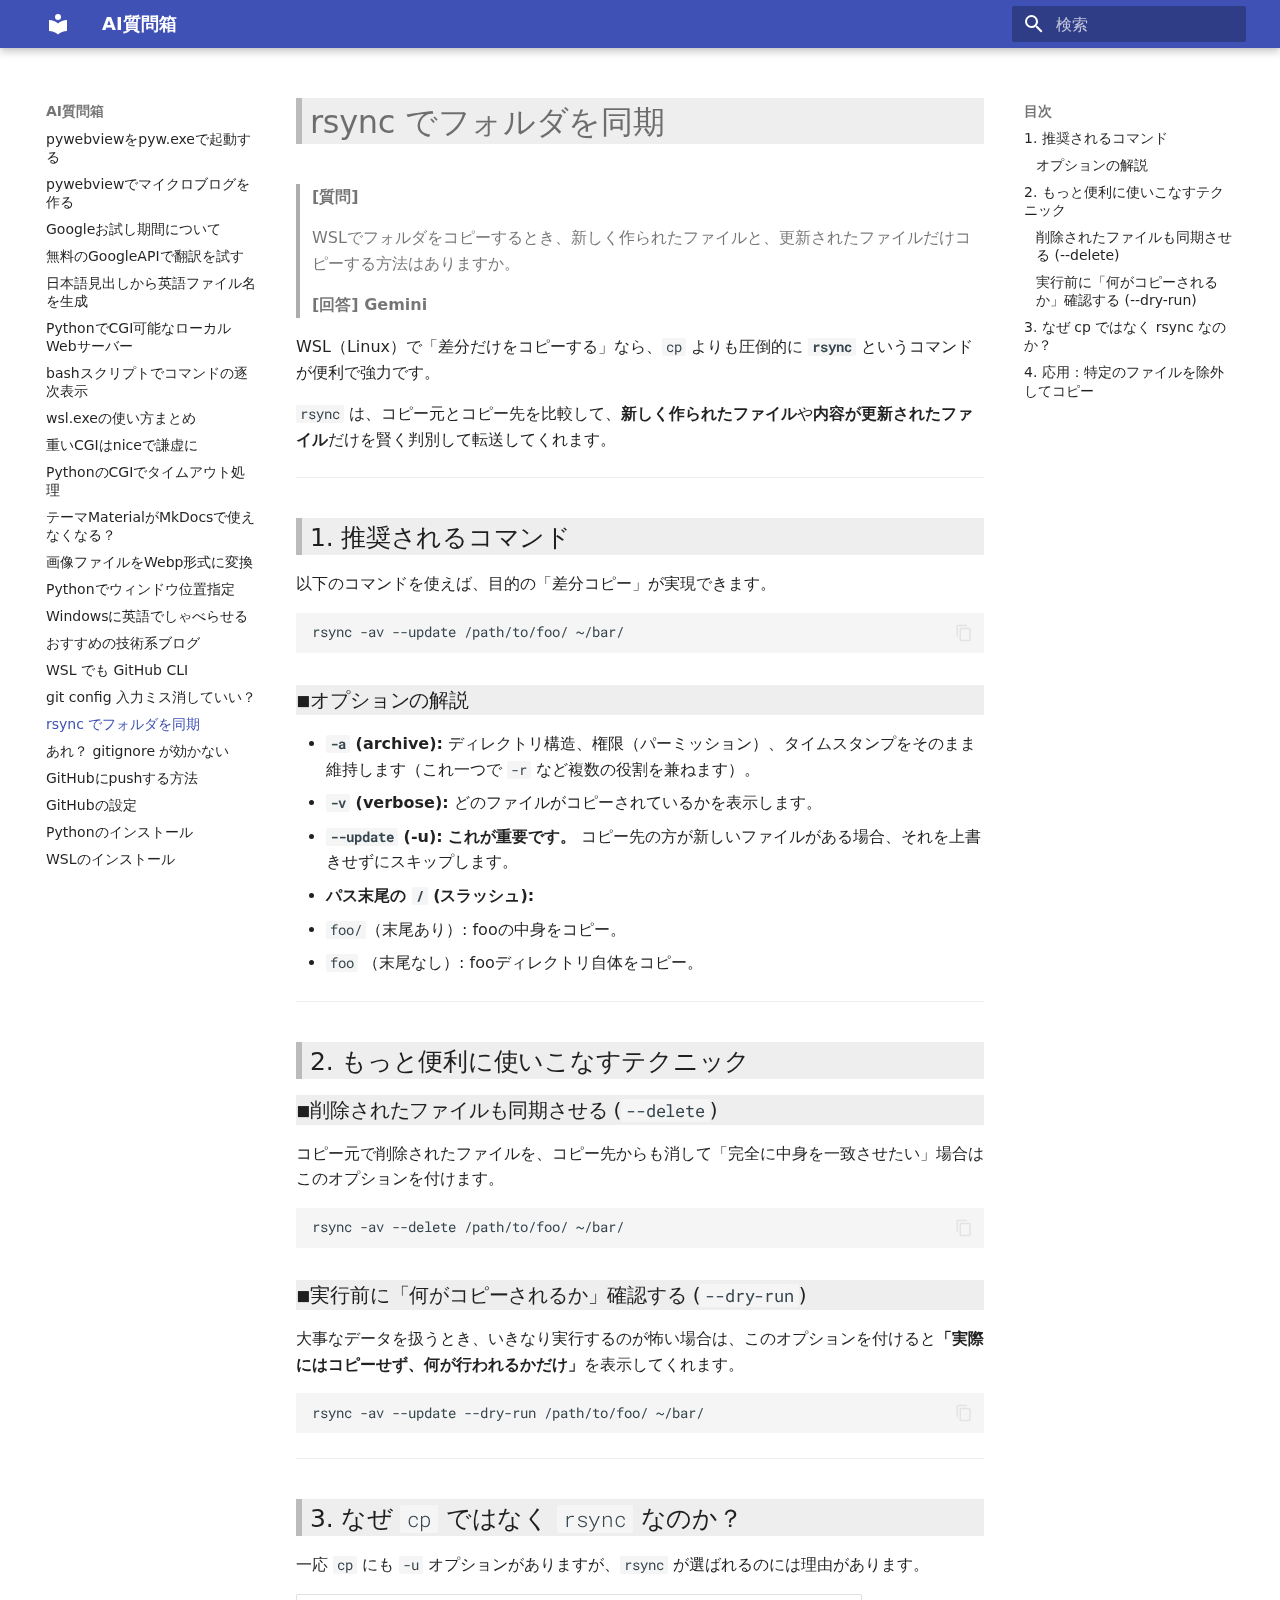
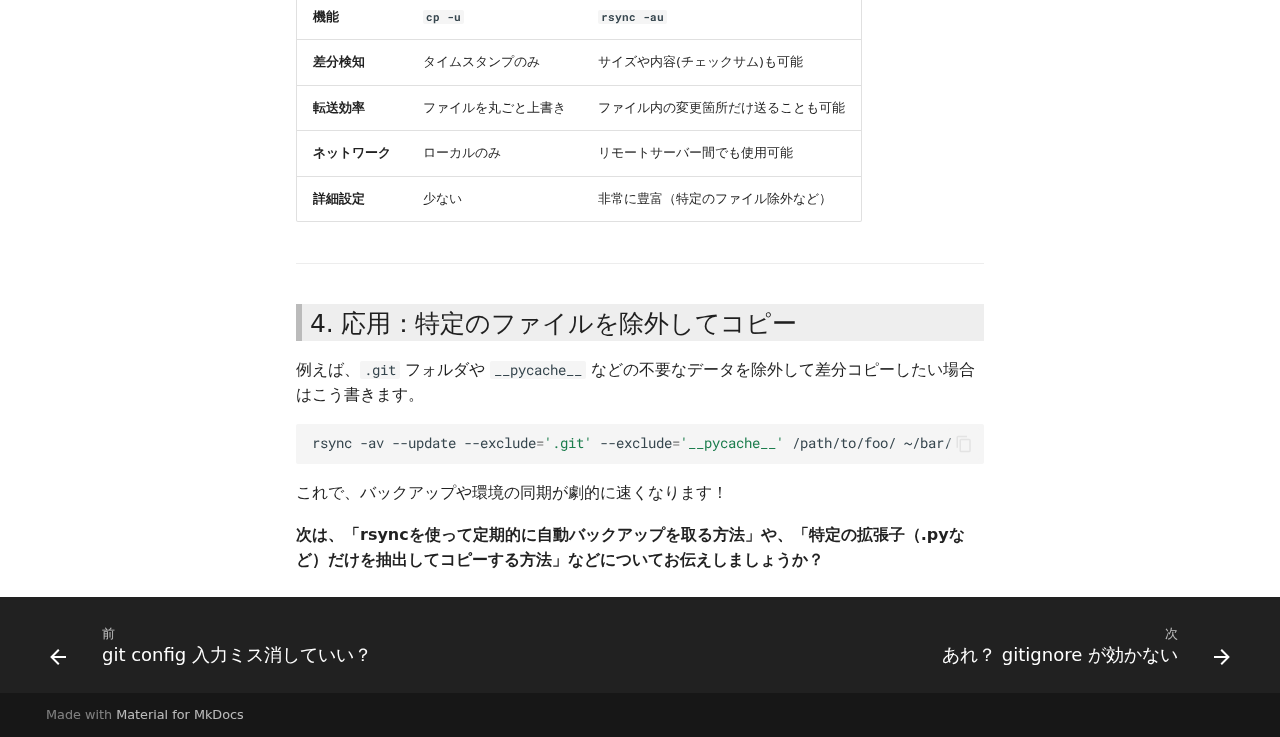
<file: hoge/0006-rsync-howto/index.html>
<!doctype html>
<html lang="ja" class="no-js">
  <head>
    
      <meta charset="utf-8">
      <meta name="viewport" content="width=device-width,initial-scale=1">
      
      
      
      
        <link rel="prev" href="../0007-git-typo/">
      
      
        <link rel="next" href="../0005-gitignore-why/">
      
      
        
      
      
      <link rel="icon" href="../assets/images/favicon.png">
      <meta name="generator" content="mkdocs-1.6.1, mkdocs-material-9.7.3">
    
    
      
        <title>rsync でフォルダを同期 - AI質問箱</title>
      
    
    
      <link rel="stylesheet" href="../assets/stylesheets/main.484c7ddc.min.css">
      
      


    
    
      
    
    
      
        
        
        <link rel="preconnect" href="https://fonts.gstatic.com" crossorigin>
        <link rel="stylesheet" href="https://fonts.googleapis.com/css?family=Roboto:300,300i,400,400i,700,700i%7CRoboto+Mono:400,400i,700,700i&display=fallback">
        <style>:root{--md-text-font:"Roboto";--md-code-font:"Roboto Mono"}</style>
      
    
    
      <link rel="stylesheet" href="../style.css">
    
    <script>__md_scope=new URL("..",location),__md_hash=e=>[...e].reduce(((e,_)=>(e<<5)-e+_.charCodeAt(0)),0),__md_get=(e,_=localStorage,t=__md_scope)=>JSON.parse(_.getItem(t.pathname+"."+e)),__md_set=(e,_,t=localStorage,a=__md_scope)=>{try{t.setItem(a.pathname+"."+e,JSON.stringify(_))}catch(e){}}</script>
    
      

    
    
  </head>
  
  
    <body dir="ltr">
  
    
    <input class="md-toggle" data-md-toggle="drawer" type="checkbox" id="__drawer" autocomplete="off">
    <input class="md-toggle" data-md-toggle="search" type="checkbox" id="__search" autocomplete="off">
    <label class="md-overlay" for="__drawer"></label>
    <div data-md-component="skip">
      
        
        <a href="#rsync" class="md-skip">
          コンテンツにスキップ
        </a>
      
    </div>
    <div data-md-component="announce">
      
    </div>
    
    
      

  

<header class="md-header md-header--shadow" data-md-component="header">
  <nav class="md-header__inner md-grid" aria-label="ヘッダー">
    <a href=".." title="AI質問箱" class="md-header__button md-logo" aria-label="AI質問箱" data-md-component="logo">
      
  
  <svg xmlns="http://www.w3.org/2000/svg" viewBox="0 0 24 24"><path d="M12 8a3 3 0 0 0 3-3 3 3 0 0 0-3-3 3 3 0 0 0-3 3 3 3 0 0 0 3 3m0 3.54C9.64 9.35 6.5 8 3 8v11c3.5 0 6.64 1.35 9 3.54 2.36-2.19 5.5-3.54 9-3.54V8c-3.5 0-6.64 1.35-9 3.54"/></svg>

    </a>
    <label class="md-header__button md-icon" for="__drawer">
      
      <svg xmlns="http://www.w3.org/2000/svg" viewBox="0 0 24 24"><path d="M3 6h18v2H3zm0 5h18v2H3zm0 5h18v2H3z"/></svg>
    </label>
    <div class="md-header__title" data-md-component="header-title">
      <div class="md-header__ellipsis">
        <div class="md-header__topic">
          <span class="md-ellipsis">
            AI質問箱
          </span>
        </div>
        <div class="md-header__topic" data-md-component="header-topic">
          <span class="md-ellipsis">
            
              rsync でフォルダを同期
            
          </span>
        </div>
      </div>
    </div>
    
    
      <script>var palette=__md_get("__palette");if(palette&&palette.color){if("(prefers-color-scheme)"===palette.color.media){var media=matchMedia("(prefers-color-scheme: light)"),input=document.querySelector(media.matches?"[data-md-color-media='(prefers-color-scheme: light)']":"[data-md-color-media='(prefers-color-scheme: dark)']");palette.color.media=input.getAttribute("data-md-color-media"),palette.color.scheme=input.getAttribute("data-md-color-scheme"),palette.color.primary=input.getAttribute("data-md-color-primary"),palette.color.accent=input.getAttribute("data-md-color-accent")}for(var[key,value]of Object.entries(palette.color))document.body.setAttribute("data-md-color-"+key,value)}</script>
    
    
    
      
      
        <label class="md-header__button md-icon" for="__search">
          
          <svg xmlns="http://www.w3.org/2000/svg" viewBox="0 0 24 24"><path d="M9.5 3A6.5 6.5 0 0 1 16 9.5c0 1.61-.59 3.09-1.56 4.23l.27.27h.79l5 5-1.5 1.5-5-5v-.79l-.27-.27A6.52 6.52 0 0 1 9.5 16 6.5 6.5 0 0 1 3 9.5 6.5 6.5 0 0 1 9.5 3m0 2C7 5 5 7 5 9.5S7 14 9.5 14 14 12 14 9.5 12 5 9.5 5"/></svg>
        </label>
        <div class="md-search" data-md-component="search" role="dialog">
  <label class="md-search__overlay" for="__search"></label>
  <div class="md-search__inner" role="search">
    <form class="md-search__form" name="search">
      <input type="text" class="md-search__input" name="query" aria-label="検索" placeholder="検索" autocapitalize="off" autocorrect="off" autocomplete="off" spellcheck="false" data-md-component="search-query" required>
      <label class="md-search__icon md-icon" for="__search">
        
        <svg xmlns="http://www.w3.org/2000/svg" viewBox="0 0 24 24"><path d="M9.5 3A6.5 6.5 0 0 1 16 9.5c0 1.61-.59 3.09-1.56 4.23l.27.27h.79l5 5-1.5 1.5-5-5v-.79l-.27-.27A6.52 6.52 0 0 1 9.5 16 6.5 6.5 0 0 1 3 9.5 6.5 6.5 0 0 1 9.5 3m0 2C7 5 5 7 5 9.5S7 14 9.5 14 14 12 14 9.5 12 5 9.5 5"/></svg>
        
        <svg xmlns="http://www.w3.org/2000/svg" viewBox="0 0 24 24"><path d="M20 11v2H8l5.5 5.5-1.42 1.42L4.16 12l7.92-7.92L13.5 5.5 8 11z"/></svg>
      </label>
      <nav class="md-search__options" aria-label="検索">
        
        <button type="reset" class="md-search__icon md-icon" title="クリア" aria-label="クリア" tabindex="-1">
          
          <svg xmlns="http://www.w3.org/2000/svg" viewBox="0 0 24 24"><path d="M19 6.41 17.59 5 12 10.59 6.41 5 5 6.41 10.59 12 5 17.59 6.41 19 12 13.41 17.59 19 19 17.59 13.41 12z"/></svg>
        </button>
      </nav>
      
    </form>
    <div class="md-search__output">
      <div class="md-search__scrollwrap" tabindex="0" data-md-scrollfix>
        <div class="md-search-result" data-md-component="search-result">
          <div class="md-search-result__meta">
            検索を初期化
          </div>
          <ol class="md-search-result__list" role="presentation"></ol>
        </div>
      </div>
    </div>
  </div>
</div>
      
    
    
  </nav>
  
</header>
    
    <div class="md-container" data-md-component="container">
      
      
        
          
        
      
      <main class="md-main" data-md-component="main">
        <div class="md-main__inner md-grid">
          
            
              
              <div class="md-sidebar md-sidebar--primary" data-md-component="sidebar" data-md-type="navigation" >
                <div class="md-sidebar__scrollwrap">
                  <div class="md-sidebar__inner">
                    



<nav class="md-nav md-nav--primary" aria-label="ナビゲーション" data-md-level="0">
  <label class="md-nav__title" for="__drawer">
    <a href=".." title="AI質問箱" class="md-nav__button md-logo" aria-label="AI質問箱" data-md-component="logo">
      
  
  <svg xmlns="http://www.w3.org/2000/svg" viewBox="0 0 24 24"><path d="M12 8a3 3 0 0 0 3-3 3 3 0 0 0-3-3 3 3 0 0 0-3 3 3 3 0 0 0 3 3m0 3.54C9.64 9.35 6.5 8 3 8v11c3.5 0 6.64 1.35 9 3.54 2.36-2.19 5.5-3.54 9-3.54V8c-3.5 0-6.64 1.35-9 3.54"/></svg>

    </a>
    AI質問箱
  </label>
  
  <ul class="md-nav__list" data-md-scrollfix>
    
      
      
  
  
  
  
    <li class="md-nav__item">
      <a href=".." class="md-nav__link">
        
  
  
  <span class="md-ellipsis">
    
  
    AI質問箱トップページ
  

    
  </span>
  
  

      </a>
    </li>
  

    
      
      
  
  
  
  
    <li class="md-nav__item">
      <a href="../0033-powershell-break-line-in-command/" class="md-nav__link">
        
  
  
  <span class="md-ellipsis">
    
  
    PowerShellでコマンドの途中で改行する方法
  

    
  </span>
  
  

      </a>
    </li>
  

    
      
      
  
  
  
  
    <li class="md-nav__item">
      <a href="../0032-acrylic-dns-proxy/" class="md-nav__link">
        
  
  
  <span class="md-ellipsis">
    
  
    Acrylic DNS ProxyをLAN用のDNSとして使う
  

    
  </span>
  
  

      </a>
    </li>
  

    
      
      
  
  
  
  
    <li class="md-nav__item">
      <a href="../0031-local-backend-nickname/" class="md-nav__link">
        
  
  
  <span class="md-ellipsis">
    
  
    ローカルなんでもバックエンドの愛称
  

    
  </span>
  
  

      </a>
    </li>
  

    
      
      
  
  
  
  
    <li class="md-nav__item">
      <a href="../0030-fast-api-desktop-002/" class="md-nav__link">
        
  
  
  <span class="md-ellipsis">
    
  
    FastAPIデスクトップツール-002
  

    
  </span>
  
  

      </a>
    </li>
  

    
      
      
  
  
  
  
    <li class="md-nav__item">
      <a href="../0029-fast-api-desktop-001/" class="md-nav__link">
        
  
  
  <span class="md-ellipsis">
    
  
    FastAPIデスクトップツール-001
  

    
  </span>
  
  

      </a>
    </li>
  

    
      
      
  
  
  
  
    <li class="md-nav__item">
      <a href="../0028-gcp-billing-vs-free-projects/" class="md-nav__link">
        
  
  
  <span class="md-ellipsis">
    
  
    GCPで課金用と完全無料用のプロジェクトを使い分ける
  

    
  </span>
  
  

      </a>
    </li>
  

    
      
      
  
  
  
  
    <li class="md-nav__item">
      <a href="../0027-how-to-avoid-overspending-gemini-api/" class="md-nav__link">
        
  
  
  <span class="md-ellipsis">
    
  
    Gemini APIでお金を使いすぎない方法
  

    
  </span>
  
  

      </a>
    </li>
  

    
      
      
  
  
  
  
    <li class="md-nav__item">
      <a href="../0026-fastapi-run-in-task-tray/" class="md-nav__link">
        
  
  
  <span class="md-ellipsis">
    
  
    FastAPIをタスクトレイに常駐させる
  

    
  </span>
  
  

      </a>
    </li>
  

    
      
      
  
  
  
  
    <li class="md-nav__item">
      <a href="../0025-wsl-two-users-pull-request-practice/" class="md-nav__link">
        
  
  
  <span class="md-ellipsis">
    
  
    WSL上で2人のユーザーになりきってプルリクエストの練習
  

    
  </span>
  
  

      </a>
    </li>
  

    
      
      
  
  
  
  
    <li class="md-nav__item">
      <a href="../0024-ollama-with-poor-pc/" class="md-nav__link">
        
  
  
  <span class="md-ellipsis">
    
  
    非力なPCでollamaを動かせますか
  

    
  </span>
  
  

      </a>
    </li>
  

    
      
      
  
  
  
  
    <li class="md-nav__item">
      <a href="../0023-pywebview-with-pyw/" class="md-nav__link">
        
  
  
  <span class="md-ellipsis">
    
  
    pywebviewをpyw.exeで起動する
  

    
  </span>
  
  

      </a>
    </li>
  

    
      
      
  
  
  
  
    <li class="md-nav__item">
      <a href="../0022-pywebview-microblog/" class="md-nav__link">
        
  
  
  <span class="md-ellipsis">
    
  
    pywebviewでマイクロブログを作る
  

    
  </span>
  
  

      </a>
    </li>
  

    
      
      
  
  
  
  
    <li class="md-nav__item">
      <a href="../0021-gcp-first-message/" class="md-nav__link">
        
  
  
  <span class="md-ellipsis">
    
  
    Googleお試し期間について
  

    
  </span>
  
  

      </a>
    </li>
  

    
      
      
  
  
  
  
    <li class="md-nav__item">
      <a href="../0020-google-ai-translater/" class="md-nav__link">
        
  
  
  <span class="md-ellipsis">
    
  
    無料のGoogleAPIで翻訳を試す
  

    
  </span>
  
  

      </a>
    </li>
  

    
      
      
  
  
  
  
    <li class="md-nav__item">
      <a href="../0019-ai-filename-creater/" class="md-nav__link">
        
  
  
  <span class="md-ellipsis">
    
  
    日本語見出しから英語ファイル名を生成
  

    
  </span>
  
  

      </a>
    </li>
  

    
      
      
  
  
  
  
    <li class="md-nav__item">
      <a href="../0018-python-tiny-webserver/" class="md-nav__link">
        
  
  
  <span class="md-ellipsis">
    
  
    PythonでCGI可能なローカルWebサーバー
  

    
  </span>
  
  

      </a>
    </li>
  

    
      
      
  
  
  
  
    <li class="md-nav__item">
      <a href="../0017-bash-echo-on/" class="md-nav__link">
        
  
  
  <span class="md-ellipsis">
    
  
    bashスクリプトでコマンドの逐次表示
  

    
  </span>
  
  

      </a>
    </li>
  

    
      
      
  
  
  
  
    <li class="md-nav__item">
      <a href="../0016-how-to-wsl/" class="md-nav__link">
        
  
  
  <span class="md-ellipsis">
    
  
    wsl.exeの使い方まとめ
  

    
  </span>
  
  

      </a>
    </li>
  

    
      
      
  
  
  
  
    <li class="md-nav__item">
      <a href="../0015-nice-to-heavy-cgi/" class="md-nav__link">
        
  
  
  <span class="md-ellipsis">
    
  
    重いCGIはniceで謙虚に
  

    
  </span>
  
  

      </a>
    </li>
  

    
      
      
  
  
  
  
    <li class="md-nav__item">
      <a href="../0014-py-cgi-timeout/" class="md-nav__link">
        
  
  
  <span class="md-ellipsis">
    
  
    PythonのCGIでタイムアウト処理
  

    
  </span>
  
  

      </a>
    </li>
  

    
      
      
  
  
  
  
    <li class="md-nav__item">
      <a href="../0013-mkdocs-material/" class="md-nav__link">
        
  
  
  <span class="md-ellipsis">
    
  
    テーマMaterialがMkDocsで使えなくなる？
  

    
  </span>
  
  

      </a>
    </li>
  

    
      
      
  
  
  
  
    <li class="md-nav__item">
      <a href="../0012-image2webp/" class="md-nav__link">
        
  
  
  <span class="md-ellipsis">
    
  
    画像ファイルをWebp形式に変換
  

    
  </span>
  
  

      </a>
    </li>
  

    
      
      
  
  
  
  
    <li class="md-nav__item">
      <a href="../0011-winsize/" class="md-nav__link">
        
  
  
  <span class="md-ellipsis">
    
  
    Pythonでウィンドウ位置指定
  

    
  </span>
  
  

      </a>
    </li>
  

    
      
      
  
  
  
  
    <li class="md-nav__item">
      <a href="../0010-english-talker/" class="md-nav__link">
        
  
  
  <span class="md-ellipsis">
    
  
    Windowsに英語でしゃべらせる
  

    
  </span>
  
  

      </a>
    </li>
  

    
      
      
  
  
  
  
    <li class="md-nav__item">
      <a href="../0009-tech-blog/" class="md-nav__link">
        
  
  
  <span class="md-ellipsis">
    
  
    おすすめの技術系ブログ
  

    
  </span>
  
  

      </a>
    </li>
  

    
      
      
  
  
  
  
    <li class="md-nav__item">
      <a href="../0008-github-cli/" class="md-nav__link">
        
  
  
  <span class="md-ellipsis">
    
  
    WSL でも GitHub CLI
  

    
  </span>
  
  

      </a>
    </li>
  

    
      
      
  
  
  
  
    <li class="md-nav__item">
      <a href="../0007-git-typo/" class="md-nav__link">
        
  
  
  <span class="md-ellipsis">
    
  
    git config 入力ミス消していい？
  

    
  </span>
  
  

      </a>
    </li>
  

    
      
      
  
  
    
  
  
  
    <li class="md-nav__item md-nav__item--active">
      
      <input class="md-nav__toggle md-toggle" type="checkbox" id="__toc">
      
      
        
      
      
        <label class="md-nav__link md-nav__link--active" for="__toc">
          
  
  
  <span class="md-ellipsis">
    
  
    rsync でフォルダを同期
  

    
  </span>
  
  

          <span class="md-nav__icon md-icon"></span>
        </label>
      
      <a href="./" class="md-nav__link md-nav__link--active">
        
  
  
  <span class="md-ellipsis">
    
  
    rsync でフォルダを同期
  

    
  </span>
  
  

      </a>
      
        

<nav class="md-nav md-nav--secondary" aria-label="目次">
  
  
  
    
  
  
    <label class="md-nav__title" for="__toc">
      <span class="md-nav__icon md-icon"></span>
      目次
    </label>
    <ul class="md-nav__list" data-md-component="toc" data-md-scrollfix>
      
        <li class="md-nav__item">
  <a href="#1" class="md-nav__link">
    <span class="md-ellipsis">
      
        1. 推奨されるコマンド
      
    </span>
  </a>
  
    <nav class="md-nav" aria-label="1. 推奨されるコマンド">
      <ul class="md-nav__list">
        
          <li class="md-nav__item">
  <a href="#_1" class="md-nav__link">
    <span class="md-ellipsis">
      
        オプションの解説
      
    </span>
  </a>
  
</li>
        
      </ul>
    </nav>
  
</li>
      
        <li class="md-nav__item">
  <a href="#2" class="md-nav__link">
    <span class="md-ellipsis">
      
        2. もっと便利に使いこなすテクニック
      
    </span>
  </a>
  
    <nav class="md-nav" aria-label="2. もっと便利に使いこなすテクニック">
      <ul class="md-nav__list">
        
          <li class="md-nav__item">
  <a href="#-delete" class="md-nav__link">
    <span class="md-ellipsis">
      
        削除されたファイルも同期させる (--delete)
      
    </span>
  </a>
  
</li>
        
          <li class="md-nav__item">
  <a href="#-dry-run" class="md-nav__link">
    <span class="md-ellipsis">
      
        実行前に「何がコピーされるか」確認する (--dry-run)
      
    </span>
  </a>
  
</li>
        
      </ul>
    </nav>
  
</li>
      
        <li class="md-nav__item">
  <a href="#3-cp-rsync" class="md-nav__link">
    <span class="md-ellipsis">
      
        3. なぜ cp ではなく rsync なのか？
      
    </span>
  </a>
  
</li>
      
        <li class="md-nav__item">
  <a href="#4" class="md-nav__link">
    <span class="md-ellipsis">
      
        4. 応用：特定のファイルを除外してコピー
      
    </span>
  </a>
  
</li>
      
    </ul>
  
</nav>
      
    </li>
  

    
      
      
  
  
  
  
    <li class="md-nav__item">
      <a href="../0005-gitignore-why/" class="md-nav__link">
        
  
  
  <span class="md-ellipsis">
    
  
    あれ？ gitignore が効かない
  

    
  </span>
  
  

      </a>
    </li>
  

    
      
      
  
  
  
  
    <li class="md-nav__item">
      <a href="../0004-github-push/" class="md-nav__link">
        
  
  
  <span class="md-ellipsis">
    
  
    GitHubにpushする方法
  

    
  </span>
  
  

      </a>
    </li>
  

    
      
      
  
  
  
  
    <li class="md-nav__item">
      <a href="../0003-install-github/" class="md-nav__link">
        
  
  
  <span class="md-ellipsis">
    
  
    GitHubの設定
  

    
  </span>
  
  

      </a>
    </li>
  

    
      
      
  
  
  
  
    <li class="md-nav__item">
      <a href="../0002-install-python/" class="md-nav__link">
        
  
  
  <span class="md-ellipsis">
    
  
    Pythonのインストール
  

    
  </span>
  
  

      </a>
    </li>
  

    
      
      
  
  
  
  
    <li class="md-nav__item">
      <a href="../0001-install-wsl/" class="md-nav__link">
        
  
  
  <span class="md-ellipsis">
    
  
    WSLのインストール
  

    
  </span>
  
  

      </a>
    </li>
  

    
  </ul>
</nav>
                  </div>
                </div>
              </div>
            
            
              
              <div class="md-sidebar md-sidebar--secondary" data-md-component="sidebar" data-md-type="toc" >
                <div class="md-sidebar__scrollwrap">
                  <div class="md-sidebar__inner">
                    

<nav class="md-nav md-nav--secondary" aria-label="目次">
  
  
  
    
  
  
    <label class="md-nav__title" for="__toc">
      <span class="md-nav__icon md-icon"></span>
      目次
    </label>
    <ul class="md-nav__list" data-md-component="toc" data-md-scrollfix>
      
        <li class="md-nav__item">
  <a href="#1" class="md-nav__link">
    <span class="md-ellipsis">
      
        1. 推奨されるコマンド
      
    </span>
  </a>
  
    <nav class="md-nav" aria-label="1. 推奨されるコマンド">
      <ul class="md-nav__list">
        
          <li class="md-nav__item">
  <a href="#_1" class="md-nav__link">
    <span class="md-ellipsis">
      
        オプションの解説
      
    </span>
  </a>
  
</li>
        
      </ul>
    </nav>
  
</li>
      
        <li class="md-nav__item">
  <a href="#2" class="md-nav__link">
    <span class="md-ellipsis">
      
        2. もっと便利に使いこなすテクニック
      
    </span>
  </a>
  
    <nav class="md-nav" aria-label="2. もっと便利に使いこなすテクニック">
      <ul class="md-nav__list">
        
          <li class="md-nav__item">
  <a href="#-delete" class="md-nav__link">
    <span class="md-ellipsis">
      
        削除されたファイルも同期させる (--delete)
      
    </span>
  </a>
  
</li>
        
          <li class="md-nav__item">
  <a href="#-dry-run" class="md-nav__link">
    <span class="md-ellipsis">
      
        実行前に「何がコピーされるか」確認する (--dry-run)
      
    </span>
  </a>
  
</li>
        
      </ul>
    </nav>
  
</li>
      
        <li class="md-nav__item">
  <a href="#3-cp-rsync" class="md-nav__link">
    <span class="md-ellipsis">
      
        3. なぜ cp ではなく rsync なのか？
      
    </span>
  </a>
  
</li>
      
        <li class="md-nav__item">
  <a href="#4" class="md-nav__link">
    <span class="md-ellipsis">
      
        4. 応用：特定のファイルを除外してコピー
      
    </span>
  </a>
  
</li>
      
    </ul>
  
</nav>
                  </div>
                </div>
              </div>
            
          
          
            <div class="md-content" data-md-component="content">
              
              <article class="md-content__inner md-typeset">
                
                  



<h1 id="rsync">rsync でフォルダを同期</h1>
<blockquote>
<p><strong>[質問]</strong></p>
<p>WSLでフォルダをコピーするとき、新しく作られたファイルと、更新されたファイルだけコピーする方法はありますか。 </p>
<p><strong>[回答] Gemini</strong></p>
</blockquote>
<p>WSL（Linux）で「差分だけをコピーする」なら、<code>cp</code> よりも圧倒的に <strong><code>rsync</code></strong> というコマンドが便利で強力です。</p>
<p><code>rsync</code> は、コピー元とコピー先を比較して、<strong>新しく作られたファイル</strong>や<strong>内容が更新されたファイル</strong>だけを賢く判別して転送してくれます。</p>
<hr />
<h2 id="1">1. 推奨されるコマンド</h2>
<p>以下のコマンドを使えば、目的の「差分コピー」が実現できます。</p>
<div class="language-bash highlight"><pre><span></span><code><span id="__span-0-1"><a id="__codelineno-0-1" name="__codelineno-0-1" href="#__codelineno-0-1"></a>rsync<span class="w"> </span>-av<span class="w"> </span>--update<span class="w"> </span>/path/to/foo/<span class="w"> </span>~/bar/
</span></code></pre></div>
<h3 id="_1">オプションの解説</h3>
<ul>
<li><strong><code>-a</code> (archive):</strong> ディレクトリ構造、権限（パーミッション）、タイムスタンプをそのまま維持します（これ一つで <code>-r</code> など複数の役割を兼ねます）。</li>
<li><strong><code>-v</code> (verbose):</strong> どのファイルがコピーされているかを表示します。</li>
<li><strong><code>--update</code> (-u):</strong> <strong>これが重要です。</strong> コピー先の方が新しいファイルがある場合、それを上書きせずにスキップします。</li>
<li><strong>パス末尾の <code>/</code> (スラッシュ):</strong></li>
<li><code>foo/</code>（末尾あり）: fooの中身をコピー。</li>
<li><code>foo</code> （末尾なし）: fooディレクトリ自体をコピー。</li>
</ul>
<hr />
<h2 id="2">2. もっと便利に使いこなすテクニック</h2>
<h3 id="-delete">削除されたファイルも同期させる (<code>--delete</code>)</h3>
<p>コピー元で削除されたファイルを、コピー先からも消して「完全に中身を一致させたい」場合はこのオプションを付けます。</p>
<div class="language-bash highlight"><pre><span></span><code><span id="__span-1-1"><a id="__codelineno-1-1" name="__codelineno-1-1" href="#__codelineno-1-1"></a>rsync<span class="w"> </span>-av<span class="w"> </span>--delete<span class="w"> </span>/path/to/foo/<span class="w"> </span>~/bar/
</span></code></pre></div>
<h3 id="-dry-run">実行前に「何がコピーされるか」確認する (<code>--dry-run</code>)</h3>
<p>大事なデータを扱うとき、いきなり実行するのが怖い場合は、このオプションを付けると<strong>「実際にはコピーせず、何が行われるかだけ」</strong>を表示してくれます。</p>
<div class="language-bash highlight"><pre><span></span><code><span id="__span-2-1"><a id="__codelineno-2-1" name="__codelineno-2-1" href="#__codelineno-2-1"></a>rsync<span class="w"> </span>-av<span class="w"> </span>--update<span class="w"> </span>--dry-run<span class="w"> </span>/path/to/foo/<span class="w"> </span>~/bar/
</span></code></pre></div>
<hr />
<h2 id="3-cp-rsync">3. なぜ <code>cp</code> ではなく <code>rsync</code> なのか？</h2>
<p>一応 <code>cp</code> にも <code>-u</code> オプションがありますが、<code>rsync</code> が選ばれるのには理由があります。</p>
<table>
<thead>
<tr>
<th>機能</th>
<th><code>cp -u</code></th>
<th><code>rsync -au</code></th>
</tr>
</thead>
<tbody>
<tr>
<td><strong>差分検知</strong></td>
<td>タイムスタンプのみ</td>
<td>サイズや内容(チェックサム)も可能</td>
</tr>
<tr>
<td><strong>転送効率</strong></td>
<td>ファイルを丸ごと上書き</td>
<td>ファイル内の変更箇所だけ送ることも可能</td>
</tr>
<tr>
<td><strong>ネットワーク</strong></td>
<td>ローカルのみ</td>
<td>リモートサーバー間でも使用可能</td>
</tr>
<tr>
<td><strong>詳細設定</strong></td>
<td>少ない</td>
<td>非常に豊富（特定のファイル除外など）</td>
</tr>
</tbody>
</table>
<hr />
<h2 id="4">4. 応用：特定のファイルを除外してコピー</h2>
<p>例えば、<code>.git</code> フォルダや <code>__pycache__</code> などの不要なデータを除外して差分コピーしたい場合はこう書きます。</p>
<div class="language-bash highlight"><pre><span></span><code><span id="__span-3-1"><a id="__codelineno-3-1" name="__codelineno-3-1" href="#__codelineno-3-1"></a>rsync<span class="w"> </span>-av<span class="w"> </span>--update<span class="w"> </span>--exclude<span class="o">=</span><span class="s1">&#39;.git&#39;</span><span class="w"> </span>--exclude<span class="o">=</span><span class="s1">&#39;__pycache__&#39;</span><span class="w"> </span>/path/to/foo/<span class="w"> </span>~/bar/
</span></code></pre></div>
<p>これで、バックアップや環境の同期が劇的に速くなります！</p>
<p><strong>次は、「rsyncを使って定期的に自動バックアップを取る方法」や、「特定の拡張子（.pyなど）だけを抽出してコピーする方法」などについてお伝えしましょうか？</strong></p>












                
              </article>
            </div>
          
          
<script>var target=document.getElementById(location.hash.slice(1));target&&target.name&&(target.checked=target.name.startsWith("__tabbed_"))</script>
        </div>
        
      </main>
      
        <footer class="md-footer">
  
    
      
      <nav class="md-footer__inner md-grid" aria-label="フッター" >
        
          
          <a href="../0007-git-typo/" class="md-footer__link md-footer__link--prev" aria-label="前: git config 入力ミス消していい？">
            <div class="md-footer__button md-icon">
              
              <svg xmlns="http://www.w3.org/2000/svg" viewBox="0 0 24 24"><path d="M20 11v2H8l5.5 5.5-1.42 1.42L4.16 12l7.92-7.92L13.5 5.5 8 11z"/></svg>
            </div>
            <div class="md-footer__title">
              <span class="md-footer__direction">
                前
              </span>
              <div class="md-ellipsis">
                git config 入力ミス消していい？
              </div>
            </div>
          </a>
        
        
          
          <a href="../0005-gitignore-why/" class="md-footer__link md-footer__link--next" aria-label="次: あれ？ gitignore が効かない">
            <div class="md-footer__title">
              <span class="md-footer__direction">
                次
              </span>
              <div class="md-ellipsis">
                あれ？ gitignore が効かない
              </div>
            </div>
            <div class="md-footer__button md-icon">
              
              <svg xmlns="http://www.w3.org/2000/svg" viewBox="0 0 24 24"><path d="M4 11v2h12l-5.5 5.5 1.42 1.42L19.84 12l-7.92-7.92L10.5 5.5 16 11z"/></svg>
            </div>
          </a>
        
      </nav>
    
  
  <div class="md-footer-meta md-typeset">
    <div class="md-footer-meta__inner md-grid">
      <div class="md-copyright">
  
  
    Made with
    <a href="https://squidfunk.github.io/mkdocs-material/" target="_blank" rel="noopener">
      Material for MkDocs
    </a>
  
</div>
      
    </div>
  </div>
</footer>
      
    </div>
    <div class="md-dialog" data-md-component="dialog">
      <div class="md-dialog__inner md-typeset"></div>
    </div>
    
    
    
      
      
      <script id="__config" type="application/json">{"annotate": null, "base": "..", "features": ["content.code.copy", "navigation.footer"], "search": "../assets/javascripts/workers/search.2c215733.min.js", "tags": null, "translations": {"clipboard.copied": "\u30b3\u30d4\u30fc\u3057\u307e\u3057\u305f", "clipboard.copy": "\u30af\u30ea\u30c3\u30d7\u30dc\u30fc\u30c9\u3078\u30b3\u30d4\u30fc", "search.result.more.one": "\u3053\u306e\u30da\u30fc\u30b8\u5185\u306b\u3082\u30461\u4ef6\u898b\u3064\u304b\u308a\u307e\u3057\u305f", "search.result.more.other": "\u3053\u306e\u30da\u30fc\u30b8\u5185\u306b\u3042\u3068#\u4ef6\u898b\u3064\u304b\u308a\u307e\u3057\u305f", "search.result.none": "\u4f55\u3082\u898b\u3064\u304b\u308a\u307e\u305b\u3093\u3067\u3057\u305f", "search.result.one": "1\u4ef6\u898b\u3064\u304b\u308a\u307e\u3057\u305f", "search.result.other": "#\u4ef6\u898b\u3064\u304b\u308a\u307e\u3057\u305f", "search.result.placeholder": "\u691c\u7d22\u30ad\u30fc\u30ef\u30fc\u30c9\u3092\u5165\u529b\u3057\u3066\u304f\u3060\u3055\u3044", "search.result.term.missing": "\u691c\u7d22\u306b\u542b\u307e\u308c\u306a\u3044", "select.version": "\u30d0\u30fc\u30b8\u30e7\u30f3\u5207\u308a\u66ff\u3048"}, "version": null}</script>
    
    
      <script src="../assets/javascripts/bundle.79ae519e.min.js"></script>
      
    
  </body>
</html>
</file>
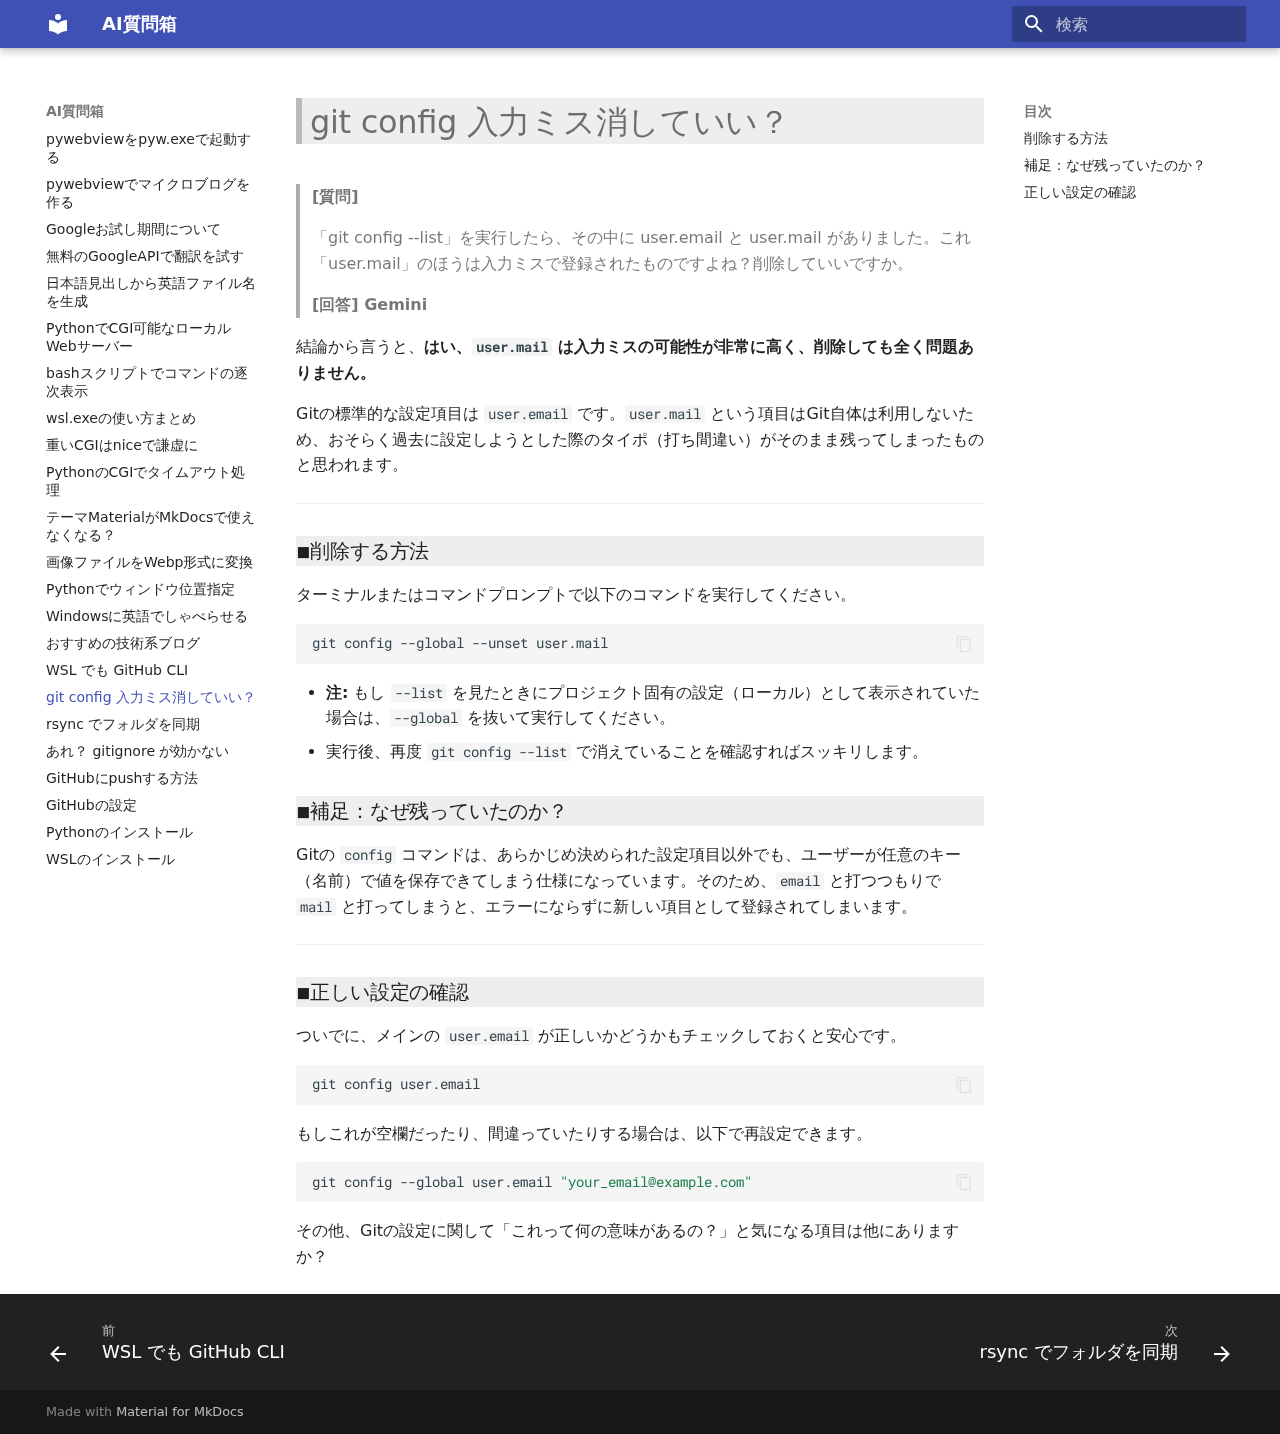
<file: hoge/0007-git-typo/index.html>
<!doctype html>
<html lang="ja" class="no-js">
  <head>
    
      <meta charset="utf-8">
      <meta name="viewport" content="width=device-width,initial-scale=1">
      
      
      
      
        <link rel="prev" href="../0008-github-cli/">
      
      
        <link rel="next" href="../0006-rsync-howto/">
      
      
        
      
      
      <link rel="icon" href="../assets/images/favicon.png">
      <meta name="generator" content="mkdocs-1.6.1, mkdocs-material-9.7.3">
    
    
      
        <title>git config 入力ミス消していい？ - AI質問箱</title>
      
    
    
      <link rel="stylesheet" href="../assets/stylesheets/main.484c7ddc.min.css">
      
      


    
    
      
    
    
      
        
        
        <link rel="preconnect" href="https://fonts.gstatic.com" crossorigin>
        <link rel="stylesheet" href="https://fonts.googleapis.com/css?family=Roboto:300,300i,400,400i,700,700i%7CRoboto+Mono:400,400i,700,700i&display=fallback">
        <style>:root{--md-text-font:"Roboto";--md-code-font:"Roboto Mono"}</style>
      
    
    
      <link rel="stylesheet" href="../style.css">
    
    <script>__md_scope=new URL("..",location),__md_hash=e=>[...e].reduce(((e,_)=>(e<<5)-e+_.charCodeAt(0)),0),__md_get=(e,_=localStorage,t=__md_scope)=>JSON.parse(_.getItem(t.pathname+"."+e)),__md_set=(e,_,t=localStorage,a=__md_scope)=>{try{t.setItem(a.pathname+"."+e,JSON.stringify(_))}catch(e){}}</script>
    
      

    
    
  </head>
  
  
    <body dir="ltr">
  
    
    <input class="md-toggle" data-md-toggle="drawer" type="checkbox" id="__drawer" autocomplete="off">
    <input class="md-toggle" data-md-toggle="search" type="checkbox" id="__search" autocomplete="off">
    <label class="md-overlay" for="__drawer"></label>
    <div data-md-component="skip">
      
        
        <a href="#git-config" class="md-skip">
          コンテンツにスキップ
        </a>
      
    </div>
    <div data-md-component="announce">
      
    </div>
    
    
      

  

<header class="md-header md-header--shadow" data-md-component="header">
  <nav class="md-header__inner md-grid" aria-label="ヘッダー">
    <a href=".." title="AI質問箱" class="md-header__button md-logo" aria-label="AI質問箱" data-md-component="logo">
      
  
  <svg xmlns="http://www.w3.org/2000/svg" viewBox="0 0 24 24"><path d="M12 8a3 3 0 0 0 3-3 3 3 0 0 0-3-3 3 3 0 0 0-3 3 3 3 0 0 0 3 3m0 3.54C9.64 9.35 6.5 8 3 8v11c3.5 0 6.64 1.35 9 3.54 2.36-2.19 5.5-3.54 9-3.54V8c-3.5 0-6.64 1.35-9 3.54"/></svg>

    </a>
    <label class="md-header__button md-icon" for="__drawer">
      
      <svg xmlns="http://www.w3.org/2000/svg" viewBox="0 0 24 24"><path d="M3 6h18v2H3zm0 5h18v2H3zm0 5h18v2H3z"/></svg>
    </label>
    <div class="md-header__title" data-md-component="header-title">
      <div class="md-header__ellipsis">
        <div class="md-header__topic">
          <span class="md-ellipsis">
            AI質問箱
          </span>
        </div>
        <div class="md-header__topic" data-md-component="header-topic">
          <span class="md-ellipsis">
            
              git config 入力ミス消していい？
            
          </span>
        </div>
      </div>
    </div>
    
    
      <script>var palette=__md_get("__palette");if(palette&&palette.color){if("(prefers-color-scheme)"===palette.color.media){var media=matchMedia("(prefers-color-scheme: light)"),input=document.querySelector(media.matches?"[data-md-color-media='(prefers-color-scheme: light)']":"[data-md-color-media='(prefers-color-scheme: dark)']");palette.color.media=input.getAttribute("data-md-color-media"),palette.color.scheme=input.getAttribute("data-md-color-scheme"),palette.color.primary=input.getAttribute("data-md-color-primary"),palette.color.accent=input.getAttribute("data-md-color-accent")}for(var[key,value]of Object.entries(palette.color))document.body.setAttribute("data-md-color-"+key,value)}</script>
    
    
    
      
      
        <label class="md-header__button md-icon" for="__search">
          
          <svg xmlns="http://www.w3.org/2000/svg" viewBox="0 0 24 24"><path d="M9.5 3A6.5 6.5 0 0 1 16 9.5c0 1.61-.59 3.09-1.56 4.23l.27.27h.79l5 5-1.5 1.5-5-5v-.79l-.27-.27A6.52 6.52 0 0 1 9.5 16 6.5 6.5 0 0 1 3 9.5 6.5 6.5 0 0 1 9.5 3m0 2C7 5 5 7 5 9.5S7 14 9.5 14 14 12 14 9.5 12 5 9.5 5"/></svg>
        </label>
        <div class="md-search" data-md-component="search" role="dialog">
  <label class="md-search__overlay" for="__search"></label>
  <div class="md-search__inner" role="search">
    <form class="md-search__form" name="search">
      <input type="text" class="md-search__input" name="query" aria-label="検索" placeholder="検索" autocapitalize="off" autocorrect="off" autocomplete="off" spellcheck="false" data-md-component="search-query" required>
      <label class="md-search__icon md-icon" for="__search">
        
        <svg xmlns="http://www.w3.org/2000/svg" viewBox="0 0 24 24"><path d="M9.5 3A6.5 6.5 0 0 1 16 9.5c0 1.61-.59 3.09-1.56 4.23l.27.27h.79l5 5-1.5 1.5-5-5v-.79l-.27-.27A6.52 6.52 0 0 1 9.5 16 6.5 6.5 0 0 1 3 9.5 6.5 6.5 0 0 1 9.5 3m0 2C7 5 5 7 5 9.5S7 14 9.5 14 14 12 14 9.5 12 5 9.5 5"/></svg>
        
        <svg xmlns="http://www.w3.org/2000/svg" viewBox="0 0 24 24"><path d="M20 11v2H8l5.5 5.5-1.42 1.42L4.16 12l7.92-7.92L13.5 5.5 8 11z"/></svg>
      </label>
      <nav class="md-search__options" aria-label="検索">
        
        <button type="reset" class="md-search__icon md-icon" title="クリア" aria-label="クリア" tabindex="-1">
          
          <svg xmlns="http://www.w3.org/2000/svg" viewBox="0 0 24 24"><path d="M19 6.41 17.59 5 12 10.59 6.41 5 5 6.41 10.59 12 5 17.59 6.41 19 12 13.41 17.59 19 19 17.59 13.41 12z"/></svg>
        </button>
      </nav>
      
    </form>
    <div class="md-search__output">
      <div class="md-search__scrollwrap" tabindex="0" data-md-scrollfix>
        <div class="md-search-result" data-md-component="search-result">
          <div class="md-search-result__meta">
            検索を初期化
          </div>
          <ol class="md-search-result__list" role="presentation"></ol>
        </div>
      </div>
    </div>
  </div>
</div>
      
    
    
  </nav>
  
</header>
    
    <div class="md-container" data-md-component="container">
      
      
        
          
        
      
      <main class="md-main" data-md-component="main">
        <div class="md-main__inner md-grid">
          
            
              
              <div class="md-sidebar md-sidebar--primary" data-md-component="sidebar" data-md-type="navigation" >
                <div class="md-sidebar__scrollwrap">
                  <div class="md-sidebar__inner">
                    



<nav class="md-nav md-nav--primary" aria-label="ナビゲーション" data-md-level="0">
  <label class="md-nav__title" for="__drawer">
    <a href=".." title="AI質問箱" class="md-nav__button md-logo" aria-label="AI質問箱" data-md-component="logo">
      
  
  <svg xmlns="http://www.w3.org/2000/svg" viewBox="0 0 24 24"><path d="M12 8a3 3 0 0 0 3-3 3 3 0 0 0-3-3 3 3 0 0 0-3 3 3 3 0 0 0 3 3m0 3.54C9.64 9.35 6.5 8 3 8v11c3.5 0 6.64 1.35 9 3.54 2.36-2.19 5.5-3.54 9-3.54V8c-3.5 0-6.64 1.35-9 3.54"/></svg>

    </a>
    AI質問箱
  </label>
  
  <ul class="md-nav__list" data-md-scrollfix>
    
      
      
  
  
  
  
    <li class="md-nav__item">
      <a href=".." class="md-nav__link">
        
  
  
  <span class="md-ellipsis">
    
  
    AI質問箱トップページ
  

    
  </span>
  
  

      </a>
    </li>
  

    
      
      
  
  
  
  
    <li class="md-nav__item">
      <a href="../0033-powershell-break-line-in-command/" class="md-nav__link">
        
  
  
  <span class="md-ellipsis">
    
  
    PowerShellでコマンドの途中で改行する方法
  

    
  </span>
  
  

      </a>
    </li>
  

    
      
      
  
  
  
  
    <li class="md-nav__item">
      <a href="../0032-acrylic-dns-proxy/" class="md-nav__link">
        
  
  
  <span class="md-ellipsis">
    
  
    Acrylic DNS ProxyをLAN用のDNSとして使う
  

    
  </span>
  
  

      </a>
    </li>
  

    
      
      
  
  
  
  
    <li class="md-nav__item">
      <a href="../0031-local-backend-nickname/" class="md-nav__link">
        
  
  
  <span class="md-ellipsis">
    
  
    ローカルなんでもバックエンドの愛称
  

    
  </span>
  
  

      </a>
    </li>
  

    
      
      
  
  
  
  
    <li class="md-nav__item">
      <a href="../0030-fast-api-desktop-002/" class="md-nav__link">
        
  
  
  <span class="md-ellipsis">
    
  
    FastAPIデスクトップツール-002
  

    
  </span>
  
  

      </a>
    </li>
  

    
      
      
  
  
  
  
    <li class="md-nav__item">
      <a href="../0029-fast-api-desktop-001/" class="md-nav__link">
        
  
  
  <span class="md-ellipsis">
    
  
    FastAPIデスクトップツール-001
  

    
  </span>
  
  

      </a>
    </li>
  

    
      
      
  
  
  
  
    <li class="md-nav__item">
      <a href="../0028-gcp-billing-vs-free-projects/" class="md-nav__link">
        
  
  
  <span class="md-ellipsis">
    
  
    GCPで課金用と完全無料用のプロジェクトを使い分ける
  

    
  </span>
  
  

      </a>
    </li>
  

    
      
      
  
  
  
  
    <li class="md-nav__item">
      <a href="../0027-how-to-avoid-overspending-gemini-api/" class="md-nav__link">
        
  
  
  <span class="md-ellipsis">
    
  
    Gemini APIでお金を使いすぎない方法
  

    
  </span>
  
  

      </a>
    </li>
  

    
      
      
  
  
  
  
    <li class="md-nav__item">
      <a href="../0026-fastapi-run-in-task-tray/" class="md-nav__link">
        
  
  
  <span class="md-ellipsis">
    
  
    FastAPIをタスクトレイに常駐させる
  

    
  </span>
  
  

      </a>
    </li>
  

    
      
      
  
  
  
  
    <li class="md-nav__item">
      <a href="../0025-wsl-two-users-pull-request-practice/" class="md-nav__link">
        
  
  
  <span class="md-ellipsis">
    
  
    WSL上で2人のユーザーになりきってプルリクエストの練習
  

    
  </span>
  
  

      </a>
    </li>
  

    
      
      
  
  
  
  
    <li class="md-nav__item">
      <a href="../0024-ollama-with-poor-pc/" class="md-nav__link">
        
  
  
  <span class="md-ellipsis">
    
  
    非力なPCでollamaを動かせますか
  

    
  </span>
  
  

      </a>
    </li>
  

    
      
      
  
  
  
  
    <li class="md-nav__item">
      <a href="../0023-pywebview-with-pyw/" class="md-nav__link">
        
  
  
  <span class="md-ellipsis">
    
  
    pywebviewをpyw.exeで起動する
  

    
  </span>
  
  

      </a>
    </li>
  

    
      
      
  
  
  
  
    <li class="md-nav__item">
      <a href="../0022-pywebview-microblog/" class="md-nav__link">
        
  
  
  <span class="md-ellipsis">
    
  
    pywebviewでマイクロブログを作る
  

    
  </span>
  
  

      </a>
    </li>
  

    
      
      
  
  
  
  
    <li class="md-nav__item">
      <a href="../0021-gcp-first-message/" class="md-nav__link">
        
  
  
  <span class="md-ellipsis">
    
  
    Googleお試し期間について
  

    
  </span>
  
  

      </a>
    </li>
  

    
      
      
  
  
  
  
    <li class="md-nav__item">
      <a href="../0020-google-ai-translater/" class="md-nav__link">
        
  
  
  <span class="md-ellipsis">
    
  
    無料のGoogleAPIで翻訳を試す
  

    
  </span>
  
  

      </a>
    </li>
  

    
      
      
  
  
  
  
    <li class="md-nav__item">
      <a href="../0019-ai-filename-creater/" class="md-nav__link">
        
  
  
  <span class="md-ellipsis">
    
  
    日本語見出しから英語ファイル名を生成
  

    
  </span>
  
  

      </a>
    </li>
  

    
      
      
  
  
  
  
    <li class="md-nav__item">
      <a href="../0018-python-tiny-webserver/" class="md-nav__link">
        
  
  
  <span class="md-ellipsis">
    
  
    PythonでCGI可能なローカルWebサーバー
  

    
  </span>
  
  

      </a>
    </li>
  

    
      
      
  
  
  
  
    <li class="md-nav__item">
      <a href="../0017-bash-echo-on/" class="md-nav__link">
        
  
  
  <span class="md-ellipsis">
    
  
    bashスクリプトでコマンドの逐次表示
  

    
  </span>
  
  

      </a>
    </li>
  

    
      
      
  
  
  
  
    <li class="md-nav__item">
      <a href="../0016-how-to-wsl/" class="md-nav__link">
        
  
  
  <span class="md-ellipsis">
    
  
    wsl.exeの使い方まとめ
  

    
  </span>
  
  

      </a>
    </li>
  

    
      
      
  
  
  
  
    <li class="md-nav__item">
      <a href="../0015-nice-to-heavy-cgi/" class="md-nav__link">
        
  
  
  <span class="md-ellipsis">
    
  
    重いCGIはniceで謙虚に
  

    
  </span>
  
  

      </a>
    </li>
  

    
      
      
  
  
  
  
    <li class="md-nav__item">
      <a href="../0014-py-cgi-timeout/" class="md-nav__link">
        
  
  
  <span class="md-ellipsis">
    
  
    PythonのCGIでタイムアウト処理
  

    
  </span>
  
  

      </a>
    </li>
  

    
      
      
  
  
  
  
    <li class="md-nav__item">
      <a href="../0013-mkdocs-material/" class="md-nav__link">
        
  
  
  <span class="md-ellipsis">
    
  
    テーマMaterialがMkDocsで使えなくなる？
  

    
  </span>
  
  

      </a>
    </li>
  

    
      
      
  
  
  
  
    <li class="md-nav__item">
      <a href="../0012-image2webp/" class="md-nav__link">
        
  
  
  <span class="md-ellipsis">
    
  
    画像ファイルをWebp形式に変換
  

    
  </span>
  
  

      </a>
    </li>
  

    
      
      
  
  
  
  
    <li class="md-nav__item">
      <a href="../0011-winsize/" class="md-nav__link">
        
  
  
  <span class="md-ellipsis">
    
  
    Pythonでウィンドウ位置指定
  

    
  </span>
  
  

      </a>
    </li>
  

    
      
      
  
  
  
  
    <li class="md-nav__item">
      <a href="../0010-english-talker/" class="md-nav__link">
        
  
  
  <span class="md-ellipsis">
    
  
    Windowsに英語でしゃべらせる
  

    
  </span>
  
  

      </a>
    </li>
  

    
      
      
  
  
  
  
    <li class="md-nav__item">
      <a href="../0009-tech-blog/" class="md-nav__link">
        
  
  
  <span class="md-ellipsis">
    
  
    おすすめの技術系ブログ
  

    
  </span>
  
  

      </a>
    </li>
  

    
      
      
  
  
  
  
    <li class="md-nav__item">
      <a href="../0008-github-cli/" class="md-nav__link">
        
  
  
  <span class="md-ellipsis">
    
  
    WSL でも GitHub CLI
  

    
  </span>
  
  

      </a>
    </li>
  

    
      
      
  
  
    
  
  
  
    <li class="md-nav__item md-nav__item--active">
      
      <input class="md-nav__toggle md-toggle" type="checkbox" id="__toc">
      
      
        
      
      
        <label class="md-nav__link md-nav__link--active" for="__toc">
          
  
  
  <span class="md-ellipsis">
    
  
    git config 入力ミス消していい？
  

    
  </span>
  
  

          <span class="md-nav__icon md-icon"></span>
        </label>
      
      <a href="./" class="md-nav__link md-nav__link--active">
        
  
  
  <span class="md-ellipsis">
    
  
    git config 入力ミス消していい？
  

    
  </span>
  
  

      </a>
      
        

<nav class="md-nav md-nav--secondary" aria-label="目次">
  
  
  
    
  
  
    <label class="md-nav__title" for="__toc">
      <span class="md-nav__icon md-icon"></span>
      目次
    </label>
    <ul class="md-nav__list" data-md-component="toc" data-md-scrollfix>
      
        <li class="md-nav__item">
  <a href="#_1" class="md-nav__link">
    <span class="md-ellipsis">
      
        削除する方法
      
    </span>
  </a>
  
</li>
      
        <li class="md-nav__item">
  <a href="#_2" class="md-nav__link">
    <span class="md-ellipsis">
      
        補足：なぜ残っていたのか？
      
    </span>
  </a>
  
</li>
      
        <li class="md-nav__item">
  <a href="#_3" class="md-nav__link">
    <span class="md-ellipsis">
      
        正しい設定の確認
      
    </span>
  </a>
  
</li>
      
    </ul>
  
</nav>
      
    </li>
  

    
      
      
  
  
  
  
    <li class="md-nav__item">
      <a href="../0006-rsync-howto/" class="md-nav__link">
        
  
  
  <span class="md-ellipsis">
    
  
    rsync でフォルダを同期
  

    
  </span>
  
  

      </a>
    </li>
  

    
      
      
  
  
  
  
    <li class="md-nav__item">
      <a href="../0005-gitignore-why/" class="md-nav__link">
        
  
  
  <span class="md-ellipsis">
    
  
    あれ？ gitignore が効かない
  

    
  </span>
  
  

      </a>
    </li>
  

    
      
      
  
  
  
  
    <li class="md-nav__item">
      <a href="../0004-github-push/" class="md-nav__link">
        
  
  
  <span class="md-ellipsis">
    
  
    GitHubにpushする方法
  

    
  </span>
  
  

      </a>
    </li>
  

    
      
      
  
  
  
  
    <li class="md-nav__item">
      <a href="../0003-install-github/" class="md-nav__link">
        
  
  
  <span class="md-ellipsis">
    
  
    GitHubの設定
  

    
  </span>
  
  

      </a>
    </li>
  

    
      
      
  
  
  
  
    <li class="md-nav__item">
      <a href="../0002-install-python/" class="md-nav__link">
        
  
  
  <span class="md-ellipsis">
    
  
    Pythonのインストール
  

    
  </span>
  
  

      </a>
    </li>
  

    
      
      
  
  
  
  
    <li class="md-nav__item">
      <a href="../0001-install-wsl/" class="md-nav__link">
        
  
  
  <span class="md-ellipsis">
    
  
    WSLのインストール
  

    
  </span>
  
  

      </a>
    </li>
  

    
  </ul>
</nav>
                  </div>
                </div>
              </div>
            
            
              
              <div class="md-sidebar md-sidebar--secondary" data-md-component="sidebar" data-md-type="toc" >
                <div class="md-sidebar__scrollwrap">
                  <div class="md-sidebar__inner">
                    

<nav class="md-nav md-nav--secondary" aria-label="目次">
  
  
  
    
  
  
    <label class="md-nav__title" for="__toc">
      <span class="md-nav__icon md-icon"></span>
      目次
    </label>
    <ul class="md-nav__list" data-md-component="toc" data-md-scrollfix>
      
        <li class="md-nav__item">
  <a href="#_1" class="md-nav__link">
    <span class="md-ellipsis">
      
        削除する方法
      
    </span>
  </a>
  
</li>
      
        <li class="md-nav__item">
  <a href="#_2" class="md-nav__link">
    <span class="md-ellipsis">
      
        補足：なぜ残っていたのか？
      
    </span>
  </a>
  
</li>
      
        <li class="md-nav__item">
  <a href="#_3" class="md-nav__link">
    <span class="md-ellipsis">
      
        正しい設定の確認
      
    </span>
  </a>
  
</li>
      
    </ul>
  
</nav>
                  </div>
                </div>
              </div>
            
          
          
            <div class="md-content" data-md-component="content">
              
              <article class="md-content__inner md-typeset">
                
                  



<h1 id="git-config">git config 入力ミス消していい？</h1>
<blockquote>
<p><strong>[質問]</strong></p>
<p>「git config --list」を実行したら、その中に user.email と user.mail がありました。これ「user.mail」のほうは入力ミスで登録されたものですよね？削除していいですか。 </p>
<p><strong>[回答] Gemini</strong></p>
</blockquote>
<p>結論から言うと、<strong>はい、<code>user.mail</code> は入力ミスの可能性が非常に高く、削除しても全く問題ありません。</strong></p>
<p>Gitの標準的な設定項目は <code>user.email</code> です。<code>user.mail</code> という項目はGit自体は利用しないため、おそらく過去に設定しようとした際のタイポ（打ち間違い）がそのまま残ってしまったものと思われます。</p>
<hr />
<h3 id="_1">削除する方法</h3>
<p>ターミナルまたはコマンドプロンプトで以下のコマンドを実行してください。</p>
<div class="language-bash highlight"><pre><span></span><code><span id="__span-0-1"><a id="__codelineno-0-1" name="__codelineno-0-1" href="#__codelineno-0-1"></a>git<span class="w"> </span>config<span class="w"> </span>--global<span class="w"> </span>--unset<span class="w"> </span>user.mail
</span></code></pre></div>
<ul>
<li><strong>注:</strong> もし <code>--list</code> を見たときにプロジェクト固有の設定（ローカル）として表示されていた場合は、<code>--global</code> を抜いて実行してください。</li>
<li>実行後、再度 <code>git config --list</code> で消えていることを確認すればスッキリします。</li>
</ul>
<h3 id="_2">補足：なぜ残っていたのか？</h3>
<p>Gitの <code>config</code> コマンドは、あらかじめ決められた設定項目以外でも、ユーザーが任意のキー（名前）で値を保存できてしまう仕様になっています。そのため、<code>email</code> と打つつもりで <code>mail</code> と打ってしまうと、エラーにならずに新しい項目として登録されてしまいます。</p>
<hr />
<h3 id="_3">正しい設定の確認</h3>
<p>ついでに、メインの <code>user.email</code> が正しいかどうかもチェックしておくと安心です。</p>
<div class="language-bash highlight"><pre><span></span><code><span id="__span-1-1"><a id="__codelineno-1-1" name="__codelineno-1-1" href="#__codelineno-1-1"></a>git<span class="w"> </span>config<span class="w"> </span>user.email
</span></code></pre></div>
<p>もしこれが空欄だったり、間違っていたりする場合は、以下で再設定できます。</p>
<div class="language-bash highlight"><pre><span></span><code><span id="__span-2-1"><a id="__codelineno-2-1" name="__codelineno-2-1" href="#__codelineno-2-1"></a>git<span class="w"> </span>config<span class="w"> </span>--global<span class="w"> </span>user.email<span class="w"> </span><span class="s2">&quot;your_email@example.com&quot;</span>
</span></code></pre></div>
<p>その他、Gitの設定に関して「これって何の意味があるの？」と気になる項目は他にありますか？</p>












                
              </article>
            </div>
          
          
<script>var target=document.getElementById(location.hash.slice(1));target&&target.name&&(target.checked=target.name.startsWith("__tabbed_"))</script>
        </div>
        
      </main>
      
        <footer class="md-footer">
  
    
      
      <nav class="md-footer__inner md-grid" aria-label="フッター" >
        
          
          <a href="../0008-github-cli/" class="md-footer__link md-footer__link--prev" aria-label="前: WSL でも GitHub CLI">
            <div class="md-footer__button md-icon">
              
              <svg xmlns="http://www.w3.org/2000/svg" viewBox="0 0 24 24"><path d="M20 11v2H8l5.5 5.5-1.42 1.42L4.16 12l7.92-7.92L13.5 5.5 8 11z"/></svg>
            </div>
            <div class="md-footer__title">
              <span class="md-footer__direction">
                前
              </span>
              <div class="md-ellipsis">
                WSL でも GitHub CLI
              </div>
            </div>
          </a>
        
        
          
          <a href="../0006-rsync-howto/" class="md-footer__link md-footer__link--next" aria-label="次: rsync でフォルダを同期">
            <div class="md-footer__title">
              <span class="md-footer__direction">
                次
              </span>
              <div class="md-ellipsis">
                rsync でフォルダを同期
              </div>
            </div>
            <div class="md-footer__button md-icon">
              
              <svg xmlns="http://www.w3.org/2000/svg" viewBox="0 0 24 24"><path d="M4 11v2h12l-5.5 5.5 1.42 1.42L19.84 12l-7.92-7.92L10.5 5.5 16 11z"/></svg>
            </div>
          </a>
        
      </nav>
    
  
  <div class="md-footer-meta md-typeset">
    <div class="md-footer-meta__inner md-grid">
      <div class="md-copyright">
  
  
    Made with
    <a href="https://squidfunk.github.io/mkdocs-material/" target="_blank" rel="noopener">
      Material for MkDocs
    </a>
  
</div>
      
    </div>
  </div>
</footer>
      
    </div>
    <div class="md-dialog" data-md-component="dialog">
      <div class="md-dialog__inner md-typeset"></div>
    </div>
    
    
    
      
      
      <script id="__config" type="application/json">{"annotate": null, "base": "..", "features": ["content.code.copy", "navigation.footer"], "search": "../assets/javascripts/workers/search.2c215733.min.js", "tags": null, "translations": {"clipboard.copied": "\u30b3\u30d4\u30fc\u3057\u307e\u3057\u305f", "clipboard.copy": "\u30af\u30ea\u30c3\u30d7\u30dc\u30fc\u30c9\u3078\u30b3\u30d4\u30fc", "search.result.more.one": "\u3053\u306e\u30da\u30fc\u30b8\u5185\u306b\u3082\u30461\u4ef6\u898b\u3064\u304b\u308a\u307e\u3057\u305f", "search.result.more.other": "\u3053\u306e\u30da\u30fc\u30b8\u5185\u306b\u3042\u3068#\u4ef6\u898b\u3064\u304b\u308a\u307e\u3057\u305f", "search.result.none": "\u4f55\u3082\u898b\u3064\u304b\u308a\u307e\u305b\u3093\u3067\u3057\u305f", "search.result.one": "1\u4ef6\u898b\u3064\u304b\u308a\u307e\u3057\u305f", "search.result.other": "#\u4ef6\u898b\u3064\u304b\u308a\u307e\u3057\u305f", "search.result.placeholder": "\u691c\u7d22\u30ad\u30fc\u30ef\u30fc\u30c9\u3092\u5165\u529b\u3057\u3066\u304f\u3060\u3055\u3044", "search.result.term.missing": "\u691c\u7d22\u306b\u542b\u307e\u308c\u306a\u3044", "select.version": "\u30d0\u30fc\u30b8\u30e7\u30f3\u5207\u308a\u66ff\u3048"}, "version": null}</script>
    
    
      <script src="../assets/javascripts/bundle.79ae519e.min.js"></script>
      
    
  </body>
</html>
</file>
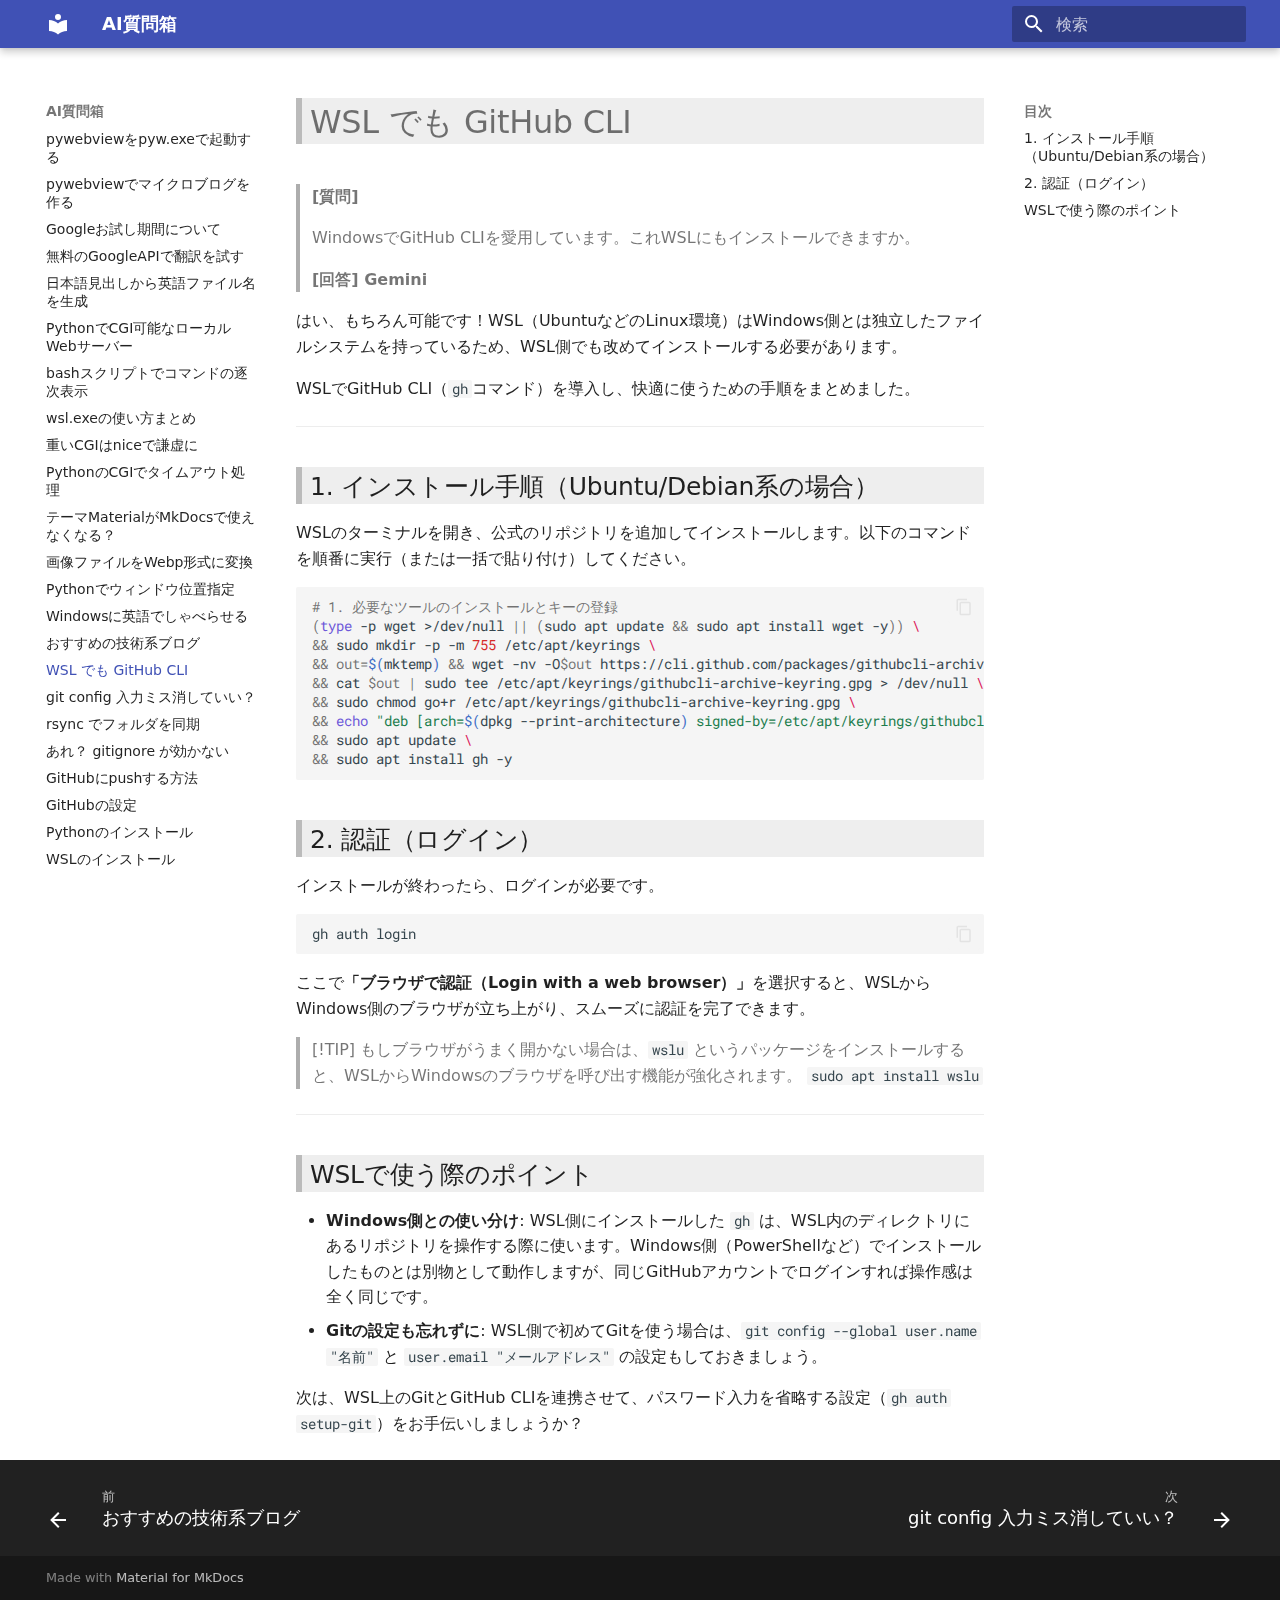
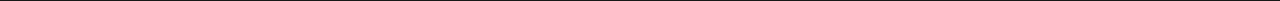
<file: hoge/0008-github-cli/index.html>
<!doctype html>
<html lang="ja" class="no-js">
  <head>
    
      <meta charset="utf-8">
      <meta name="viewport" content="width=device-width,initial-scale=1">
      
      
      
      
        <link rel="prev" href="../0009-tech-blog/">
      
      
        <link rel="next" href="../0007-git-typo/">
      
      
        
      
      
      <link rel="icon" href="../assets/images/favicon.png">
      <meta name="generator" content="mkdocs-1.6.1, mkdocs-material-9.7.3">
    
    
      
        <title>WSL でも GitHub CLI - AI質問箱</title>
      
    
    
      <link rel="stylesheet" href="../assets/stylesheets/main.484c7ddc.min.css">
      
      


    
    
      
    
    
      
        
        
        <link rel="preconnect" href="https://fonts.gstatic.com" crossorigin>
        <link rel="stylesheet" href="https://fonts.googleapis.com/css?family=Roboto:300,300i,400,400i,700,700i%7CRoboto+Mono:400,400i,700,700i&display=fallback">
        <style>:root{--md-text-font:"Roboto";--md-code-font:"Roboto Mono"}</style>
      
    
    
      <link rel="stylesheet" href="../style.css">
    
    <script>__md_scope=new URL("..",location),__md_hash=e=>[...e].reduce(((e,_)=>(e<<5)-e+_.charCodeAt(0)),0),__md_get=(e,_=localStorage,t=__md_scope)=>JSON.parse(_.getItem(t.pathname+"."+e)),__md_set=(e,_,t=localStorage,a=__md_scope)=>{try{t.setItem(a.pathname+"."+e,JSON.stringify(_))}catch(e){}}</script>
    
      

    
    
  </head>
  
  
    <body dir="ltr">
  
    
    <input class="md-toggle" data-md-toggle="drawer" type="checkbox" id="__drawer" autocomplete="off">
    <input class="md-toggle" data-md-toggle="search" type="checkbox" id="__search" autocomplete="off">
    <label class="md-overlay" for="__drawer"></label>
    <div data-md-component="skip">
      
        
        <a href="#wsl-github-cli" class="md-skip">
          コンテンツにスキップ
        </a>
      
    </div>
    <div data-md-component="announce">
      
    </div>
    
    
      

  

<header class="md-header md-header--shadow" data-md-component="header">
  <nav class="md-header__inner md-grid" aria-label="ヘッダー">
    <a href=".." title="AI質問箱" class="md-header__button md-logo" aria-label="AI質問箱" data-md-component="logo">
      
  
  <svg xmlns="http://www.w3.org/2000/svg" viewBox="0 0 24 24"><path d="M12 8a3 3 0 0 0 3-3 3 3 0 0 0-3-3 3 3 0 0 0-3 3 3 3 0 0 0 3 3m0 3.54C9.64 9.35 6.5 8 3 8v11c3.5 0 6.64 1.35 9 3.54 2.36-2.19 5.5-3.54 9-3.54V8c-3.5 0-6.64 1.35-9 3.54"/></svg>

    </a>
    <label class="md-header__button md-icon" for="__drawer">
      
      <svg xmlns="http://www.w3.org/2000/svg" viewBox="0 0 24 24"><path d="M3 6h18v2H3zm0 5h18v2H3zm0 5h18v2H3z"/></svg>
    </label>
    <div class="md-header__title" data-md-component="header-title">
      <div class="md-header__ellipsis">
        <div class="md-header__topic">
          <span class="md-ellipsis">
            AI質問箱
          </span>
        </div>
        <div class="md-header__topic" data-md-component="header-topic">
          <span class="md-ellipsis">
            
              WSL でも GitHub CLI
            
          </span>
        </div>
      </div>
    </div>
    
    
      <script>var palette=__md_get("__palette");if(palette&&palette.color){if("(prefers-color-scheme)"===palette.color.media){var media=matchMedia("(prefers-color-scheme: light)"),input=document.querySelector(media.matches?"[data-md-color-media='(prefers-color-scheme: light)']":"[data-md-color-media='(prefers-color-scheme: dark)']");palette.color.media=input.getAttribute("data-md-color-media"),palette.color.scheme=input.getAttribute("data-md-color-scheme"),palette.color.primary=input.getAttribute("data-md-color-primary"),palette.color.accent=input.getAttribute("data-md-color-accent")}for(var[key,value]of Object.entries(palette.color))document.body.setAttribute("data-md-color-"+key,value)}</script>
    
    
    
      
      
        <label class="md-header__button md-icon" for="__search">
          
          <svg xmlns="http://www.w3.org/2000/svg" viewBox="0 0 24 24"><path d="M9.5 3A6.5 6.5 0 0 1 16 9.5c0 1.61-.59 3.09-1.56 4.23l.27.27h.79l5 5-1.5 1.5-5-5v-.79l-.27-.27A6.52 6.52 0 0 1 9.5 16 6.5 6.5 0 0 1 3 9.5 6.5 6.5 0 0 1 9.5 3m0 2C7 5 5 7 5 9.5S7 14 9.5 14 14 12 14 9.5 12 5 9.5 5"/></svg>
        </label>
        <div class="md-search" data-md-component="search" role="dialog">
  <label class="md-search__overlay" for="__search"></label>
  <div class="md-search__inner" role="search">
    <form class="md-search__form" name="search">
      <input type="text" class="md-search__input" name="query" aria-label="検索" placeholder="検索" autocapitalize="off" autocorrect="off" autocomplete="off" spellcheck="false" data-md-component="search-query" required>
      <label class="md-search__icon md-icon" for="__search">
        
        <svg xmlns="http://www.w3.org/2000/svg" viewBox="0 0 24 24"><path d="M9.5 3A6.5 6.5 0 0 1 16 9.5c0 1.61-.59 3.09-1.56 4.23l.27.27h.79l5 5-1.5 1.5-5-5v-.79l-.27-.27A6.52 6.52 0 0 1 9.5 16 6.5 6.5 0 0 1 3 9.5 6.5 6.5 0 0 1 9.5 3m0 2C7 5 5 7 5 9.5S7 14 9.5 14 14 12 14 9.5 12 5 9.5 5"/></svg>
        
        <svg xmlns="http://www.w3.org/2000/svg" viewBox="0 0 24 24"><path d="M20 11v2H8l5.5 5.5-1.42 1.42L4.16 12l7.92-7.92L13.5 5.5 8 11z"/></svg>
      </label>
      <nav class="md-search__options" aria-label="検索">
        
        <button type="reset" class="md-search__icon md-icon" title="クリア" aria-label="クリア" tabindex="-1">
          
          <svg xmlns="http://www.w3.org/2000/svg" viewBox="0 0 24 24"><path d="M19 6.41 17.59 5 12 10.59 6.41 5 5 6.41 10.59 12 5 17.59 6.41 19 12 13.41 17.59 19 19 17.59 13.41 12z"/></svg>
        </button>
      </nav>
      
    </form>
    <div class="md-search__output">
      <div class="md-search__scrollwrap" tabindex="0" data-md-scrollfix>
        <div class="md-search-result" data-md-component="search-result">
          <div class="md-search-result__meta">
            検索を初期化
          </div>
          <ol class="md-search-result__list" role="presentation"></ol>
        </div>
      </div>
    </div>
  </div>
</div>
      
    
    
  </nav>
  
</header>
    
    <div class="md-container" data-md-component="container">
      
      
        
          
        
      
      <main class="md-main" data-md-component="main">
        <div class="md-main__inner md-grid">
          
            
              
              <div class="md-sidebar md-sidebar--primary" data-md-component="sidebar" data-md-type="navigation" >
                <div class="md-sidebar__scrollwrap">
                  <div class="md-sidebar__inner">
                    



<nav class="md-nav md-nav--primary" aria-label="ナビゲーション" data-md-level="0">
  <label class="md-nav__title" for="__drawer">
    <a href=".." title="AI質問箱" class="md-nav__button md-logo" aria-label="AI質問箱" data-md-component="logo">
      
  
  <svg xmlns="http://www.w3.org/2000/svg" viewBox="0 0 24 24"><path d="M12 8a3 3 0 0 0 3-3 3 3 0 0 0-3-3 3 3 0 0 0-3 3 3 3 0 0 0 3 3m0 3.54C9.64 9.35 6.5 8 3 8v11c3.5 0 6.64 1.35 9 3.54 2.36-2.19 5.5-3.54 9-3.54V8c-3.5 0-6.64 1.35-9 3.54"/></svg>

    </a>
    AI質問箱
  </label>
  
  <ul class="md-nav__list" data-md-scrollfix>
    
      
      
  
  
  
  
    <li class="md-nav__item">
      <a href=".." class="md-nav__link">
        
  
  
  <span class="md-ellipsis">
    
  
    AI質問箱トップページ
  

    
  </span>
  
  

      </a>
    </li>
  

    
      
      
  
  
  
  
    <li class="md-nav__item">
      <a href="../0033-powershell-break-line-in-command/" class="md-nav__link">
        
  
  
  <span class="md-ellipsis">
    
  
    PowerShellでコマンドの途中で改行する方法
  

    
  </span>
  
  

      </a>
    </li>
  

    
      
      
  
  
  
  
    <li class="md-nav__item">
      <a href="../0032-acrylic-dns-proxy/" class="md-nav__link">
        
  
  
  <span class="md-ellipsis">
    
  
    Acrylic DNS ProxyをLAN用のDNSとして使う
  

    
  </span>
  
  

      </a>
    </li>
  

    
      
      
  
  
  
  
    <li class="md-nav__item">
      <a href="../0031-local-backend-nickname/" class="md-nav__link">
        
  
  
  <span class="md-ellipsis">
    
  
    ローカルなんでもバックエンドの愛称
  

    
  </span>
  
  

      </a>
    </li>
  

    
      
      
  
  
  
  
    <li class="md-nav__item">
      <a href="../0030-fast-api-desktop-002/" class="md-nav__link">
        
  
  
  <span class="md-ellipsis">
    
  
    FastAPIデスクトップツール-002
  

    
  </span>
  
  

      </a>
    </li>
  

    
      
      
  
  
  
  
    <li class="md-nav__item">
      <a href="../0029-fast-api-desktop-001/" class="md-nav__link">
        
  
  
  <span class="md-ellipsis">
    
  
    FastAPIデスクトップツール-001
  

    
  </span>
  
  

      </a>
    </li>
  

    
      
      
  
  
  
  
    <li class="md-nav__item">
      <a href="../0028-gcp-billing-vs-free-projects/" class="md-nav__link">
        
  
  
  <span class="md-ellipsis">
    
  
    GCPで課金用と完全無料用のプロジェクトを使い分ける
  

    
  </span>
  
  

      </a>
    </li>
  

    
      
      
  
  
  
  
    <li class="md-nav__item">
      <a href="../0027-how-to-avoid-overspending-gemini-api/" class="md-nav__link">
        
  
  
  <span class="md-ellipsis">
    
  
    Gemini APIでお金を使いすぎない方法
  

    
  </span>
  
  

      </a>
    </li>
  

    
      
      
  
  
  
  
    <li class="md-nav__item">
      <a href="../0026-fastapi-run-in-task-tray/" class="md-nav__link">
        
  
  
  <span class="md-ellipsis">
    
  
    FastAPIをタスクトレイに常駐させる
  

    
  </span>
  
  

      </a>
    </li>
  

    
      
      
  
  
  
  
    <li class="md-nav__item">
      <a href="../0025-wsl-two-users-pull-request-practice/" class="md-nav__link">
        
  
  
  <span class="md-ellipsis">
    
  
    WSL上で2人のユーザーになりきってプルリクエストの練習
  

    
  </span>
  
  

      </a>
    </li>
  

    
      
      
  
  
  
  
    <li class="md-nav__item">
      <a href="../0024-ollama-with-poor-pc/" class="md-nav__link">
        
  
  
  <span class="md-ellipsis">
    
  
    非力なPCでollamaを動かせますか
  

    
  </span>
  
  

      </a>
    </li>
  

    
      
      
  
  
  
  
    <li class="md-nav__item">
      <a href="../0023-pywebview-with-pyw/" class="md-nav__link">
        
  
  
  <span class="md-ellipsis">
    
  
    pywebviewをpyw.exeで起動する
  

    
  </span>
  
  

      </a>
    </li>
  

    
      
      
  
  
  
  
    <li class="md-nav__item">
      <a href="../0022-pywebview-microblog/" class="md-nav__link">
        
  
  
  <span class="md-ellipsis">
    
  
    pywebviewでマイクロブログを作る
  

    
  </span>
  
  

      </a>
    </li>
  

    
      
      
  
  
  
  
    <li class="md-nav__item">
      <a href="../0021-gcp-first-message/" class="md-nav__link">
        
  
  
  <span class="md-ellipsis">
    
  
    Googleお試し期間について
  

    
  </span>
  
  

      </a>
    </li>
  

    
      
      
  
  
  
  
    <li class="md-nav__item">
      <a href="../0020-google-ai-translater/" class="md-nav__link">
        
  
  
  <span class="md-ellipsis">
    
  
    無料のGoogleAPIで翻訳を試す
  

    
  </span>
  
  

      </a>
    </li>
  

    
      
      
  
  
  
  
    <li class="md-nav__item">
      <a href="../0019-ai-filename-creater/" class="md-nav__link">
        
  
  
  <span class="md-ellipsis">
    
  
    日本語見出しから英語ファイル名を生成
  

    
  </span>
  
  

      </a>
    </li>
  

    
      
      
  
  
  
  
    <li class="md-nav__item">
      <a href="../0018-python-tiny-webserver/" class="md-nav__link">
        
  
  
  <span class="md-ellipsis">
    
  
    PythonでCGI可能なローカルWebサーバー
  

    
  </span>
  
  

      </a>
    </li>
  

    
      
      
  
  
  
  
    <li class="md-nav__item">
      <a href="../0017-bash-echo-on/" class="md-nav__link">
        
  
  
  <span class="md-ellipsis">
    
  
    bashスクリプトでコマンドの逐次表示
  

    
  </span>
  
  

      </a>
    </li>
  

    
      
      
  
  
  
  
    <li class="md-nav__item">
      <a href="../0016-how-to-wsl/" class="md-nav__link">
        
  
  
  <span class="md-ellipsis">
    
  
    wsl.exeの使い方まとめ
  

    
  </span>
  
  

      </a>
    </li>
  

    
      
      
  
  
  
  
    <li class="md-nav__item">
      <a href="../0015-nice-to-heavy-cgi/" class="md-nav__link">
        
  
  
  <span class="md-ellipsis">
    
  
    重いCGIはniceで謙虚に
  

    
  </span>
  
  

      </a>
    </li>
  

    
      
      
  
  
  
  
    <li class="md-nav__item">
      <a href="../0014-py-cgi-timeout/" class="md-nav__link">
        
  
  
  <span class="md-ellipsis">
    
  
    PythonのCGIでタイムアウト処理
  

    
  </span>
  
  

      </a>
    </li>
  

    
      
      
  
  
  
  
    <li class="md-nav__item">
      <a href="../0013-mkdocs-material/" class="md-nav__link">
        
  
  
  <span class="md-ellipsis">
    
  
    テーマMaterialがMkDocsで使えなくなる？
  

    
  </span>
  
  

      </a>
    </li>
  

    
      
      
  
  
  
  
    <li class="md-nav__item">
      <a href="../0012-image2webp/" class="md-nav__link">
        
  
  
  <span class="md-ellipsis">
    
  
    画像ファイルをWebp形式に変換
  

    
  </span>
  
  

      </a>
    </li>
  

    
      
      
  
  
  
  
    <li class="md-nav__item">
      <a href="../0011-winsize/" class="md-nav__link">
        
  
  
  <span class="md-ellipsis">
    
  
    Pythonでウィンドウ位置指定
  

    
  </span>
  
  

      </a>
    </li>
  

    
      
      
  
  
  
  
    <li class="md-nav__item">
      <a href="../0010-english-talker/" class="md-nav__link">
        
  
  
  <span class="md-ellipsis">
    
  
    Windowsに英語でしゃべらせる
  

    
  </span>
  
  

      </a>
    </li>
  

    
      
      
  
  
  
  
    <li class="md-nav__item">
      <a href="../0009-tech-blog/" class="md-nav__link">
        
  
  
  <span class="md-ellipsis">
    
  
    おすすめの技術系ブログ
  

    
  </span>
  
  

      </a>
    </li>
  

    
      
      
  
  
    
  
  
  
    <li class="md-nav__item md-nav__item--active">
      
      <input class="md-nav__toggle md-toggle" type="checkbox" id="__toc">
      
      
        
      
      
        <label class="md-nav__link md-nav__link--active" for="__toc">
          
  
  
  <span class="md-ellipsis">
    
  
    WSL でも GitHub CLI
  

    
  </span>
  
  

          <span class="md-nav__icon md-icon"></span>
        </label>
      
      <a href="./" class="md-nav__link md-nav__link--active">
        
  
  
  <span class="md-ellipsis">
    
  
    WSL でも GitHub CLI
  

    
  </span>
  
  

      </a>
      
        

<nav class="md-nav md-nav--secondary" aria-label="目次">
  
  
  
    
  
  
    <label class="md-nav__title" for="__toc">
      <span class="md-nav__icon md-icon"></span>
      目次
    </label>
    <ul class="md-nav__list" data-md-component="toc" data-md-scrollfix>
      
        <li class="md-nav__item">
  <a href="#1-ubuntudebian" class="md-nav__link">
    <span class="md-ellipsis">
      
        1. インストール手順（Ubuntu/Debian系の場合）
      
    </span>
  </a>
  
</li>
      
        <li class="md-nav__item">
  <a href="#2" class="md-nav__link">
    <span class="md-ellipsis">
      
        2. 認証（ログイン）
      
    </span>
  </a>
  
</li>
      
        <li class="md-nav__item">
  <a href="#wsl" class="md-nav__link">
    <span class="md-ellipsis">
      
        WSLで使う際のポイント
      
    </span>
  </a>
  
</li>
      
    </ul>
  
</nav>
      
    </li>
  

    
      
      
  
  
  
  
    <li class="md-nav__item">
      <a href="../0007-git-typo/" class="md-nav__link">
        
  
  
  <span class="md-ellipsis">
    
  
    git config 入力ミス消していい？
  

    
  </span>
  
  

      </a>
    </li>
  

    
      
      
  
  
  
  
    <li class="md-nav__item">
      <a href="../0006-rsync-howto/" class="md-nav__link">
        
  
  
  <span class="md-ellipsis">
    
  
    rsync でフォルダを同期
  

    
  </span>
  
  

      </a>
    </li>
  

    
      
      
  
  
  
  
    <li class="md-nav__item">
      <a href="../0005-gitignore-why/" class="md-nav__link">
        
  
  
  <span class="md-ellipsis">
    
  
    あれ？ gitignore が効かない
  

    
  </span>
  
  

      </a>
    </li>
  

    
      
      
  
  
  
  
    <li class="md-nav__item">
      <a href="../0004-github-push/" class="md-nav__link">
        
  
  
  <span class="md-ellipsis">
    
  
    GitHubにpushする方法
  

    
  </span>
  
  

      </a>
    </li>
  

    
      
      
  
  
  
  
    <li class="md-nav__item">
      <a href="../0003-install-github/" class="md-nav__link">
        
  
  
  <span class="md-ellipsis">
    
  
    GitHubの設定
  

    
  </span>
  
  

      </a>
    </li>
  

    
      
      
  
  
  
  
    <li class="md-nav__item">
      <a href="../0002-install-python/" class="md-nav__link">
        
  
  
  <span class="md-ellipsis">
    
  
    Pythonのインストール
  

    
  </span>
  
  

      </a>
    </li>
  

    
      
      
  
  
  
  
    <li class="md-nav__item">
      <a href="../0001-install-wsl/" class="md-nav__link">
        
  
  
  <span class="md-ellipsis">
    
  
    WSLのインストール
  

    
  </span>
  
  

      </a>
    </li>
  

    
  </ul>
</nav>
                  </div>
                </div>
              </div>
            
            
              
              <div class="md-sidebar md-sidebar--secondary" data-md-component="sidebar" data-md-type="toc" >
                <div class="md-sidebar__scrollwrap">
                  <div class="md-sidebar__inner">
                    

<nav class="md-nav md-nav--secondary" aria-label="目次">
  
  
  
    
  
  
    <label class="md-nav__title" for="__toc">
      <span class="md-nav__icon md-icon"></span>
      目次
    </label>
    <ul class="md-nav__list" data-md-component="toc" data-md-scrollfix>
      
        <li class="md-nav__item">
  <a href="#1-ubuntudebian" class="md-nav__link">
    <span class="md-ellipsis">
      
        1. インストール手順（Ubuntu/Debian系の場合）
      
    </span>
  </a>
  
</li>
      
        <li class="md-nav__item">
  <a href="#2" class="md-nav__link">
    <span class="md-ellipsis">
      
        2. 認証（ログイン）
      
    </span>
  </a>
  
</li>
      
        <li class="md-nav__item">
  <a href="#wsl" class="md-nav__link">
    <span class="md-ellipsis">
      
        WSLで使う際のポイント
      
    </span>
  </a>
  
</li>
      
    </ul>
  
</nav>
                  </div>
                </div>
              </div>
            
          
          
            <div class="md-content" data-md-component="content">
              
              <article class="md-content__inner md-typeset">
                
                  



<h1 id="wsl-github-cli">WSL でも GitHub CLI</h1>
<blockquote>
<p><strong>[質問]</strong></p>
<p>WindowsでGitHub CLIを愛用しています。これWSLにもインストールできますか。 </p>
<p><strong>[回答] Gemini</strong></p>
</blockquote>
<p>はい、もちろん可能です！WSL（UbuntuなどのLinux環境）はWindows側とは独立したファイルシステムを持っているため、WSL側でも改めてインストールする必要があります。</p>
<p>WSLでGitHub CLI（<code>gh</code>コマンド）を導入し、快適に使うための手順をまとめました。</p>
<hr />
<h2 id="1-ubuntudebian">1. インストール手順（Ubuntu/Debian系の場合）</h2>
<p>WSLのターミナルを開き、公式のリポジトリを追加してインストールします。以下のコマンドを順番に実行（または一括で貼り付け）してください。</p>
<div class="language-bash highlight"><pre><span></span><code><span id="__span-0-1"><a id="__codelineno-0-1" name="__codelineno-0-1" href="#__codelineno-0-1"></a><span class="c1"># 1. 必要なツールのインストールとキーの登録</span>
</span><span id="__span-0-2"><a id="__codelineno-0-2" name="__codelineno-0-2" href="#__codelineno-0-2"></a><span class="o">(</span><span class="nb">type</span><span class="w"> </span>-p<span class="w"> </span>wget<span class="w"> </span>&gt;/dev/null<span class="w"> </span><span class="o">||</span><span class="w"> </span><span class="o">(</span>sudo<span class="w"> </span>apt<span class="w"> </span>update<span class="w"> </span><span class="o">&amp;&amp;</span><span class="w"> </span>sudo<span class="w"> </span>apt<span class="w"> </span>install<span class="w"> </span>wget<span class="w"> </span>-y<span class="o">))</span><span class="w"> </span><span class="se">\</span>
</span><span id="__span-0-3"><a id="__codelineno-0-3" name="__codelineno-0-3" href="#__codelineno-0-3"></a><span class="o">&amp;&amp;</span><span class="w"> </span>sudo<span class="w"> </span>mkdir<span class="w"> </span>-p<span class="w"> </span>-m<span class="w"> </span><span class="m">755</span><span class="w"> </span>/etc/apt/keyrings<span class="w"> </span><span class="se">\</span>
</span><span id="__span-0-4"><a id="__codelineno-0-4" name="__codelineno-0-4" href="#__codelineno-0-4"></a><span class="o">&amp;&amp;</span><span class="w"> </span><span class="nv">out</span><span class="o">=</span><span class="k">$(</span>mktemp<span class="k">)</span><span class="w"> </span><span class="o">&amp;&amp;</span><span class="w"> </span>wget<span class="w"> </span>-nv<span class="w"> </span>-O<span class="nv">$out</span><span class="w"> </span>https://cli.github.com/packages/githubcli-archive-keyring.gpg<span class="w"> </span><span class="se">\</span>
</span><span id="__span-0-5"><a id="__codelineno-0-5" name="__codelineno-0-5" href="#__codelineno-0-5"></a><span class="o">&amp;&amp;</span><span class="w"> </span>cat<span class="w"> </span><span class="nv">$out</span><span class="w"> </span><span class="p">|</span><span class="w"> </span>sudo<span class="w"> </span>tee<span class="w"> </span>/etc/apt/keyrings/githubcli-archive-keyring.gpg<span class="w"> </span>&gt;<span class="w"> </span>/dev/null<span class="w"> </span><span class="se">\</span>
</span><span id="__span-0-6"><a id="__codelineno-0-6" name="__codelineno-0-6" href="#__codelineno-0-6"></a><span class="o">&amp;&amp;</span><span class="w"> </span>sudo<span class="w"> </span>chmod<span class="w"> </span>go+r<span class="w"> </span>/etc/apt/keyrings/githubcli-archive-keyring.gpg<span class="w"> </span><span class="se">\</span>
</span><span id="__span-0-7"><a id="__codelineno-0-7" name="__codelineno-0-7" href="#__codelineno-0-7"></a><span class="o">&amp;&amp;</span><span class="w"> </span><span class="nb">echo</span><span class="w"> </span><span class="s2">&quot;deb [arch=</span><span class="k">$(</span>dpkg<span class="w"> </span>--print-architecture<span class="k">)</span><span class="s2"> signed-by=/etc/apt/keyrings/githubcli-archive-keyring.gpg] https://cli.github.com/packages stable main&quot;</span><span class="w"> </span><span class="p">|</span><span class="w"> </span>sudo<span class="w"> </span>tee<span class="w"> </span>/etc/apt/sources.list.d/github-cli.list<span class="w"> </span>&gt;<span class="w"> </span>/dev/null<span class="w"> </span><span class="se">\</span>
</span><span id="__span-0-8"><a id="__codelineno-0-8" name="__codelineno-0-8" href="#__codelineno-0-8"></a><span class="o">&amp;&amp;</span><span class="w"> </span>sudo<span class="w"> </span>apt<span class="w"> </span>update<span class="w"> </span><span class="se">\</span>
</span><span id="__span-0-9"><a id="__codelineno-0-9" name="__codelineno-0-9" href="#__codelineno-0-9"></a><span class="o">&amp;&amp;</span><span class="w"> </span>sudo<span class="w"> </span>apt<span class="w"> </span>install<span class="w"> </span>gh<span class="w"> </span>-y
</span></code></pre></div>
<h2 id="2">2. 認証（ログイン）</h2>
<p>インストールが終わったら、ログインが必要です。</p>
<div class="language-bash highlight"><pre><span></span><code><span id="__span-1-1"><a id="__codelineno-1-1" name="__codelineno-1-1" href="#__codelineno-1-1"></a>gh<span class="w"> </span>auth<span class="w"> </span>login
</span></code></pre></div>
<p>ここで<strong>「ブラウザで認証（Login with a web browser）」</strong>を選択すると、WSLからWindows側のブラウザが立ち上がり、スムーズに認証を完了できます。</p>
<blockquote>
<p>[!TIP]
もしブラウザがうまく開かない場合は、<code>wslu</code> というパッケージをインストールすると、WSLからWindowsのブラウザを呼び出す機能が強化されます。
<code>sudo apt install wslu</code></p>
</blockquote>
<hr />
<h2 id="wsl">WSLで使う際のポイント</h2>
<ul>
<li><strong>Windows側との使い分け</strong>: WSL側にインストールした <code>gh</code> は、WSL内のディレクトリにあるリポジトリを操作する際に使います。Windows側（PowerShellなど）でインストールしたものとは別物として動作しますが、同じGitHubアカウントでログインすれば操作感は全く同じです。</li>
<li><strong>Gitの設定も忘れずに</strong>: WSL側で初めてGitを使う場合は、<code>git config --global user.name "名前"</code> と <code>user.email "メールアドレス"</code> の設定もしておきましょう。</li>
</ul>
<p>次は、WSL上のGitとGitHub CLIを連携させて、パスワード入力を省略する設定（<code>gh auth setup-git</code>）をお手伝いしましょうか？</p>












                
              </article>
            </div>
          
          
<script>var target=document.getElementById(location.hash.slice(1));target&&target.name&&(target.checked=target.name.startsWith("__tabbed_"))</script>
        </div>
        
      </main>
      
        <footer class="md-footer">
  
    
      
      <nav class="md-footer__inner md-grid" aria-label="フッター" >
        
          
          <a href="../0009-tech-blog/" class="md-footer__link md-footer__link--prev" aria-label="前: おすすめの技術系ブログ">
            <div class="md-footer__button md-icon">
              
              <svg xmlns="http://www.w3.org/2000/svg" viewBox="0 0 24 24"><path d="M20 11v2H8l5.5 5.5-1.42 1.42L4.16 12l7.92-7.92L13.5 5.5 8 11z"/></svg>
            </div>
            <div class="md-footer__title">
              <span class="md-footer__direction">
                前
              </span>
              <div class="md-ellipsis">
                おすすめの技術系ブログ
              </div>
            </div>
          </a>
        
        
          
          <a href="../0007-git-typo/" class="md-footer__link md-footer__link--next" aria-label="次: git config 入力ミス消していい？">
            <div class="md-footer__title">
              <span class="md-footer__direction">
                次
              </span>
              <div class="md-ellipsis">
                git config 入力ミス消していい？
              </div>
            </div>
            <div class="md-footer__button md-icon">
              
              <svg xmlns="http://www.w3.org/2000/svg" viewBox="0 0 24 24"><path d="M4 11v2h12l-5.5 5.5 1.42 1.42L19.84 12l-7.92-7.92L10.5 5.5 16 11z"/></svg>
            </div>
          </a>
        
      </nav>
    
  
  <div class="md-footer-meta md-typeset">
    <div class="md-footer-meta__inner md-grid">
      <div class="md-copyright">
  
  
    Made with
    <a href="https://squidfunk.github.io/mkdocs-material/" target="_blank" rel="noopener">
      Material for MkDocs
    </a>
  
</div>
      
    </div>
  </div>
</footer>
      
    </div>
    <div class="md-dialog" data-md-component="dialog">
      <div class="md-dialog__inner md-typeset"></div>
    </div>
    
    
    
      
      
      <script id="__config" type="application/json">{"annotate": null, "base": "..", "features": ["content.code.copy", "navigation.footer"], "search": "../assets/javascripts/workers/search.2c215733.min.js", "tags": null, "translations": {"clipboard.copied": "\u30b3\u30d4\u30fc\u3057\u307e\u3057\u305f", "clipboard.copy": "\u30af\u30ea\u30c3\u30d7\u30dc\u30fc\u30c9\u3078\u30b3\u30d4\u30fc", "search.result.more.one": "\u3053\u306e\u30da\u30fc\u30b8\u5185\u306b\u3082\u30461\u4ef6\u898b\u3064\u304b\u308a\u307e\u3057\u305f", "search.result.more.other": "\u3053\u306e\u30da\u30fc\u30b8\u5185\u306b\u3042\u3068#\u4ef6\u898b\u3064\u304b\u308a\u307e\u3057\u305f", "search.result.none": "\u4f55\u3082\u898b\u3064\u304b\u308a\u307e\u305b\u3093\u3067\u3057\u305f", "search.result.one": "1\u4ef6\u898b\u3064\u304b\u308a\u307e\u3057\u305f", "search.result.other": "#\u4ef6\u898b\u3064\u304b\u308a\u307e\u3057\u305f", "search.result.placeholder": "\u691c\u7d22\u30ad\u30fc\u30ef\u30fc\u30c9\u3092\u5165\u529b\u3057\u3066\u304f\u3060\u3055\u3044", "search.result.term.missing": "\u691c\u7d22\u306b\u542b\u307e\u308c\u306a\u3044", "select.version": "\u30d0\u30fc\u30b8\u30e7\u30f3\u5207\u308a\u66ff\u3048"}, "version": null}</script>
    
    
      <script src="../assets/javascripts/bundle.79ae519e.min.js"></script>
      
    
  </body>
</html>
</file>
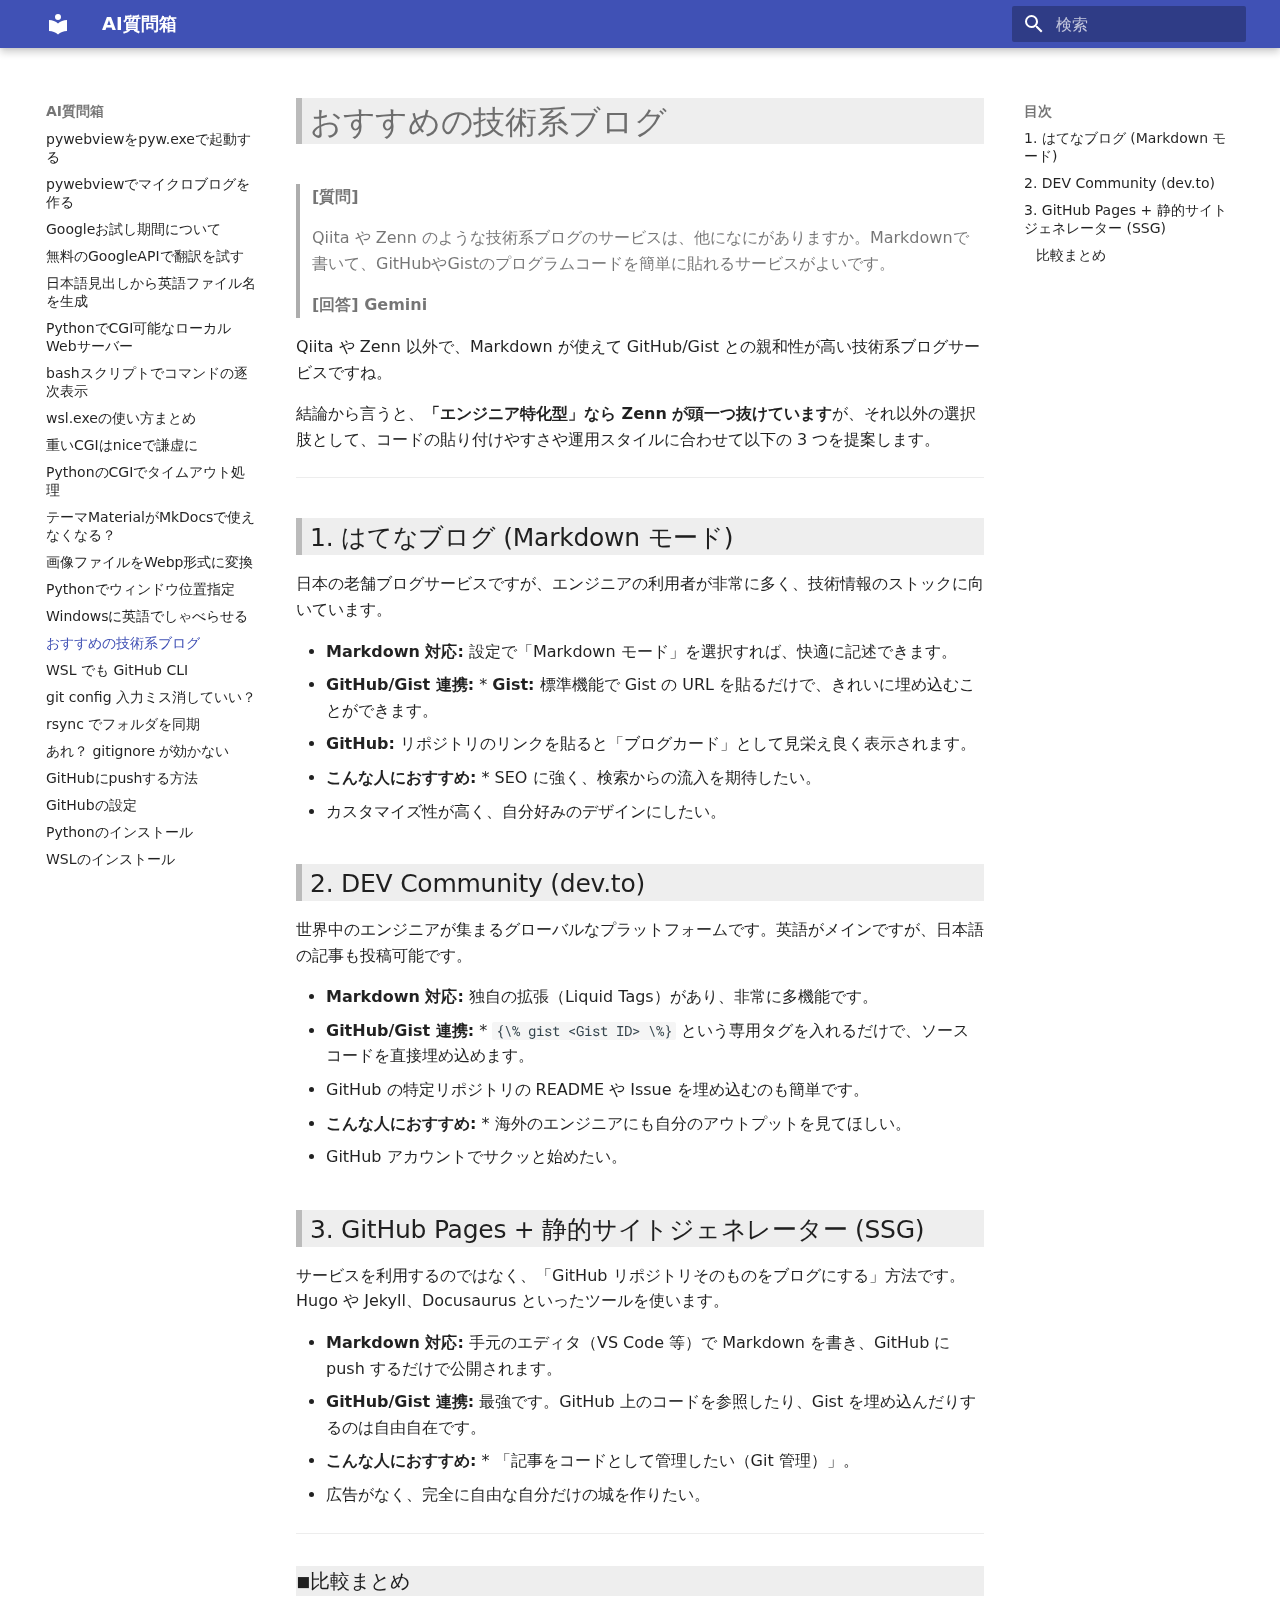
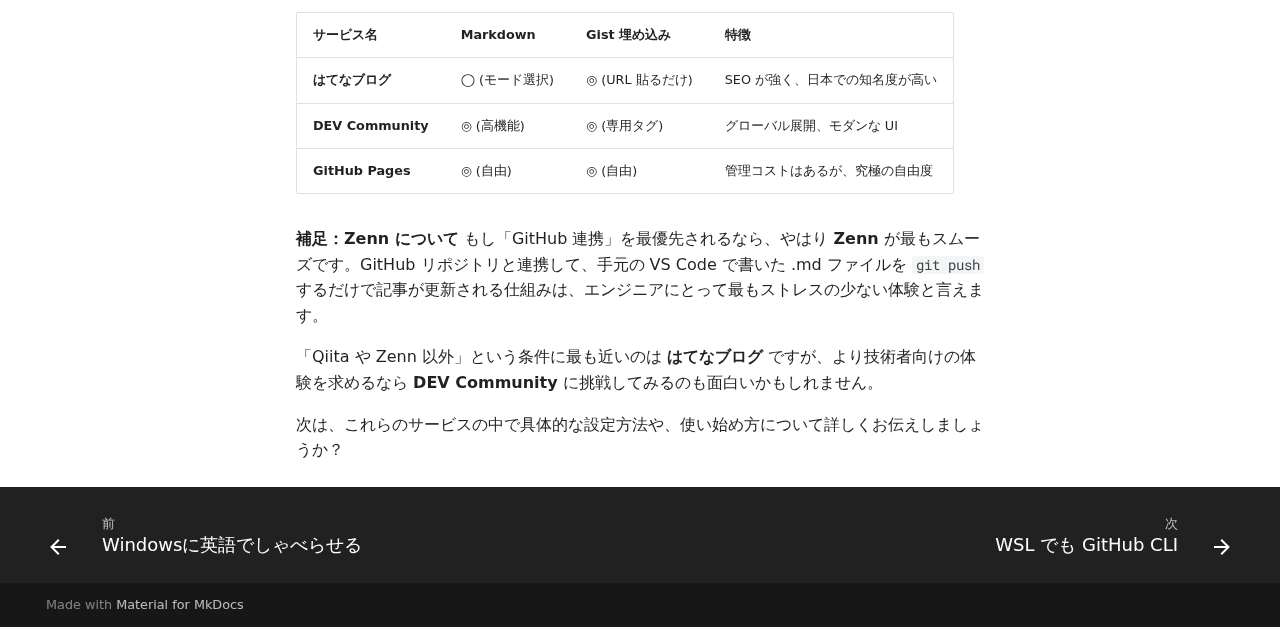
<file: hoge/0009-tech-blog/index.html>
<!doctype html>
<html lang="ja" class="no-js">
  <head>
    
      <meta charset="utf-8">
      <meta name="viewport" content="width=device-width,initial-scale=1">
      
      
      
      
        <link rel="prev" href="../0010-english-talker/">
      
      
        <link rel="next" href="../0008-github-cli/">
      
      
        
      
      
      <link rel="icon" href="../assets/images/favicon.png">
      <meta name="generator" content="mkdocs-1.6.1, mkdocs-material-9.7.3">
    
    
      
        <title>おすすめの技術系ブログ - AI質問箱</title>
      
    
    
      <link rel="stylesheet" href="../assets/stylesheets/main.484c7ddc.min.css">
      
      


    
    
      
    
    
      
        
        
        <link rel="preconnect" href="https://fonts.gstatic.com" crossorigin>
        <link rel="stylesheet" href="https://fonts.googleapis.com/css?family=Roboto:300,300i,400,400i,700,700i%7CRoboto+Mono:400,400i,700,700i&display=fallback">
        <style>:root{--md-text-font:"Roboto";--md-code-font:"Roboto Mono"}</style>
      
    
    
      <link rel="stylesheet" href="../style.css">
    
    <script>__md_scope=new URL("..",location),__md_hash=e=>[...e].reduce(((e,_)=>(e<<5)-e+_.charCodeAt(0)),0),__md_get=(e,_=localStorage,t=__md_scope)=>JSON.parse(_.getItem(t.pathname+"."+e)),__md_set=(e,_,t=localStorage,a=__md_scope)=>{try{t.setItem(a.pathname+"."+e,JSON.stringify(_))}catch(e){}}</script>
    
      

    
    
  </head>
  
  
    <body dir="ltr">
  
    
    <input class="md-toggle" data-md-toggle="drawer" type="checkbox" id="__drawer" autocomplete="off">
    <input class="md-toggle" data-md-toggle="search" type="checkbox" id="__search" autocomplete="off">
    <label class="md-overlay" for="__drawer"></label>
    <div data-md-component="skip">
      
        
        <a href="#_1" class="md-skip">
          コンテンツにスキップ
        </a>
      
    </div>
    <div data-md-component="announce">
      
    </div>
    
    
      

  

<header class="md-header md-header--shadow" data-md-component="header">
  <nav class="md-header__inner md-grid" aria-label="ヘッダー">
    <a href=".." title="AI質問箱" class="md-header__button md-logo" aria-label="AI質問箱" data-md-component="logo">
      
  
  <svg xmlns="http://www.w3.org/2000/svg" viewBox="0 0 24 24"><path d="M12 8a3 3 0 0 0 3-3 3 3 0 0 0-3-3 3 3 0 0 0-3 3 3 3 0 0 0 3 3m0 3.54C9.64 9.35 6.5 8 3 8v11c3.5 0 6.64 1.35 9 3.54 2.36-2.19 5.5-3.54 9-3.54V8c-3.5 0-6.64 1.35-9 3.54"/></svg>

    </a>
    <label class="md-header__button md-icon" for="__drawer">
      
      <svg xmlns="http://www.w3.org/2000/svg" viewBox="0 0 24 24"><path d="M3 6h18v2H3zm0 5h18v2H3zm0 5h18v2H3z"/></svg>
    </label>
    <div class="md-header__title" data-md-component="header-title">
      <div class="md-header__ellipsis">
        <div class="md-header__topic">
          <span class="md-ellipsis">
            AI質問箱
          </span>
        </div>
        <div class="md-header__topic" data-md-component="header-topic">
          <span class="md-ellipsis">
            
              おすすめの技術系ブログ
            
          </span>
        </div>
      </div>
    </div>
    
    
      <script>var palette=__md_get("__palette");if(palette&&palette.color){if("(prefers-color-scheme)"===palette.color.media){var media=matchMedia("(prefers-color-scheme: light)"),input=document.querySelector(media.matches?"[data-md-color-media='(prefers-color-scheme: light)']":"[data-md-color-media='(prefers-color-scheme: dark)']");palette.color.media=input.getAttribute("data-md-color-media"),palette.color.scheme=input.getAttribute("data-md-color-scheme"),palette.color.primary=input.getAttribute("data-md-color-primary"),palette.color.accent=input.getAttribute("data-md-color-accent")}for(var[key,value]of Object.entries(palette.color))document.body.setAttribute("data-md-color-"+key,value)}</script>
    
    
    
      
      
        <label class="md-header__button md-icon" for="__search">
          
          <svg xmlns="http://www.w3.org/2000/svg" viewBox="0 0 24 24"><path d="M9.5 3A6.5 6.5 0 0 1 16 9.5c0 1.61-.59 3.09-1.56 4.23l.27.27h.79l5 5-1.5 1.5-5-5v-.79l-.27-.27A6.52 6.52 0 0 1 9.5 16 6.5 6.5 0 0 1 3 9.5 6.5 6.5 0 0 1 9.5 3m0 2C7 5 5 7 5 9.5S7 14 9.5 14 14 12 14 9.5 12 5 9.5 5"/></svg>
        </label>
        <div class="md-search" data-md-component="search" role="dialog">
  <label class="md-search__overlay" for="__search"></label>
  <div class="md-search__inner" role="search">
    <form class="md-search__form" name="search">
      <input type="text" class="md-search__input" name="query" aria-label="検索" placeholder="検索" autocapitalize="off" autocorrect="off" autocomplete="off" spellcheck="false" data-md-component="search-query" required>
      <label class="md-search__icon md-icon" for="__search">
        
        <svg xmlns="http://www.w3.org/2000/svg" viewBox="0 0 24 24"><path d="M9.5 3A6.5 6.5 0 0 1 16 9.5c0 1.61-.59 3.09-1.56 4.23l.27.27h.79l5 5-1.5 1.5-5-5v-.79l-.27-.27A6.52 6.52 0 0 1 9.5 16 6.5 6.5 0 0 1 3 9.5 6.5 6.5 0 0 1 9.5 3m0 2C7 5 5 7 5 9.5S7 14 9.5 14 14 12 14 9.5 12 5 9.5 5"/></svg>
        
        <svg xmlns="http://www.w3.org/2000/svg" viewBox="0 0 24 24"><path d="M20 11v2H8l5.5 5.5-1.42 1.42L4.16 12l7.92-7.92L13.5 5.5 8 11z"/></svg>
      </label>
      <nav class="md-search__options" aria-label="検索">
        
        <button type="reset" class="md-search__icon md-icon" title="クリア" aria-label="クリア" tabindex="-1">
          
          <svg xmlns="http://www.w3.org/2000/svg" viewBox="0 0 24 24"><path d="M19 6.41 17.59 5 12 10.59 6.41 5 5 6.41 10.59 12 5 17.59 6.41 19 12 13.41 17.59 19 19 17.59 13.41 12z"/></svg>
        </button>
      </nav>
      
    </form>
    <div class="md-search__output">
      <div class="md-search__scrollwrap" tabindex="0" data-md-scrollfix>
        <div class="md-search-result" data-md-component="search-result">
          <div class="md-search-result__meta">
            検索を初期化
          </div>
          <ol class="md-search-result__list" role="presentation"></ol>
        </div>
      </div>
    </div>
  </div>
</div>
      
    
    
  </nav>
  
</header>
    
    <div class="md-container" data-md-component="container">
      
      
        
          
        
      
      <main class="md-main" data-md-component="main">
        <div class="md-main__inner md-grid">
          
            
              
              <div class="md-sidebar md-sidebar--primary" data-md-component="sidebar" data-md-type="navigation" >
                <div class="md-sidebar__scrollwrap">
                  <div class="md-sidebar__inner">
                    



<nav class="md-nav md-nav--primary" aria-label="ナビゲーション" data-md-level="0">
  <label class="md-nav__title" for="__drawer">
    <a href=".." title="AI質問箱" class="md-nav__button md-logo" aria-label="AI質問箱" data-md-component="logo">
      
  
  <svg xmlns="http://www.w3.org/2000/svg" viewBox="0 0 24 24"><path d="M12 8a3 3 0 0 0 3-3 3 3 0 0 0-3-3 3 3 0 0 0-3 3 3 3 0 0 0 3 3m0 3.54C9.64 9.35 6.5 8 3 8v11c3.5 0 6.64 1.35 9 3.54 2.36-2.19 5.5-3.54 9-3.54V8c-3.5 0-6.64 1.35-9 3.54"/></svg>

    </a>
    AI質問箱
  </label>
  
  <ul class="md-nav__list" data-md-scrollfix>
    
      
      
  
  
  
  
    <li class="md-nav__item">
      <a href=".." class="md-nav__link">
        
  
  
  <span class="md-ellipsis">
    
  
    AI質問箱トップページ
  

    
  </span>
  
  

      </a>
    </li>
  

    
      
      
  
  
  
  
    <li class="md-nav__item">
      <a href="../0033-powershell-break-line-in-command/" class="md-nav__link">
        
  
  
  <span class="md-ellipsis">
    
  
    PowerShellでコマンドの途中で改行する方法
  

    
  </span>
  
  

      </a>
    </li>
  

    
      
      
  
  
  
  
    <li class="md-nav__item">
      <a href="../0032-acrylic-dns-proxy/" class="md-nav__link">
        
  
  
  <span class="md-ellipsis">
    
  
    Acrylic DNS ProxyをLAN用のDNSとして使う
  

    
  </span>
  
  

      </a>
    </li>
  

    
      
      
  
  
  
  
    <li class="md-nav__item">
      <a href="../0031-local-backend-nickname/" class="md-nav__link">
        
  
  
  <span class="md-ellipsis">
    
  
    ローカルなんでもバックエンドの愛称
  

    
  </span>
  
  

      </a>
    </li>
  

    
      
      
  
  
  
  
    <li class="md-nav__item">
      <a href="../0030-fast-api-desktop-002/" class="md-nav__link">
        
  
  
  <span class="md-ellipsis">
    
  
    FastAPIデスクトップツール-002
  

    
  </span>
  
  

      </a>
    </li>
  

    
      
      
  
  
  
  
    <li class="md-nav__item">
      <a href="../0029-fast-api-desktop-001/" class="md-nav__link">
        
  
  
  <span class="md-ellipsis">
    
  
    FastAPIデスクトップツール-001
  

    
  </span>
  
  

      </a>
    </li>
  

    
      
      
  
  
  
  
    <li class="md-nav__item">
      <a href="../0028-gcp-billing-vs-free-projects/" class="md-nav__link">
        
  
  
  <span class="md-ellipsis">
    
  
    GCPで課金用と完全無料用のプロジェクトを使い分ける
  

    
  </span>
  
  

      </a>
    </li>
  

    
      
      
  
  
  
  
    <li class="md-nav__item">
      <a href="../0027-how-to-avoid-overspending-gemini-api/" class="md-nav__link">
        
  
  
  <span class="md-ellipsis">
    
  
    Gemini APIでお金を使いすぎない方法
  

    
  </span>
  
  

      </a>
    </li>
  

    
      
      
  
  
  
  
    <li class="md-nav__item">
      <a href="../0026-fastapi-run-in-task-tray/" class="md-nav__link">
        
  
  
  <span class="md-ellipsis">
    
  
    FastAPIをタスクトレイに常駐させる
  

    
  </span>
  
  

      </a>
    </li>
  

    
      
      
  
  
  
  
    <li class="md-nav__item">
      <a href="../0025-wsl-two-users-pull-request-practice/" class="md-nav__link">
        
  
  
  <span class="md-ellipsis">
    
  
    WSL上で2人のユーザーになりきってプルリクエストの練習
  

    
  </span>
  
  

      </a>
    </li>
  

    
      
      
  
  
  
  
    <li class="md-nav__item">
      <a href="../0024-ollama-with-poor-pc/" class="md-nav__link">
        
  
  
  <span class="md-ellipsis">
    
  
    非力なPCでollamaを動かせますか
  

    
  </span>
  
  

      </a>
    </li>
  

    
      
      
  
  
  
  
    <li class="md-nav__item">
      <a href="../0023-pywebview-with-pyw/" class="md-nav__link">
        
  
  
  <span class="md-ellipsis">
    
  
    pywebviewをpyw.exeで起動する
  

    
  </span>
  
  

      </a>
    </li>
  

    
      
      
  
  
  
  
    <li class="md-nav__item">
      <a href="../0022-pywebview-microblog/" class="md-nav__link">
        
  
  
  <span class="md-ellipsis">
    
  
    pywebviewでマイクロブログを作る
  

    
  </span>
  
  

      </a>
    </li>
  

    
      
      
  
  
  
  
    <li class="md-nav__item">
      <a href="../0021-gcp-first-message/" class="md-nav__link">
        
  
  
  <span class="md-ellipsis">
    
  
    Googleお試し期間について
  

    
  </span>
  
  

      </a>
    </li>
  

    
      
      
  
  
  
  
    <li class="md-nav__item">
      <a href="../0020-google-ai-translater/" class="md-nav__link">
        
  
  
  <span class="md-ellipsis">
    
  
    無料のGoogleAPIで翻訳を試す
  

    
  </span>
  
  

      </a>
    </li>
  

    
      
      
  
  
  
  
    <li class="md-nav__item">
      <a href="../0019-ai-filename-creater/" class="md-nav__link">
        
  
  
  <span class="md-ellipsis">
    
  
    日本語見出しから英語ファイル名を生成
  

    
  </span>
  
  

      </a>
    </li>
  

    
      
      
  
  
  
  
    <li class="md-nav__item">
      <a href="../0018-python-tiny-webserver/" class="md-nav__link">
        
  
  
  <span class="md-ellipsis">
    
  
    PythonでCGI可能なローカルWebサーバー
  

    
  </span>
  
  

      </a>
    </li>
  

    
      
      
  
  
  
  
    <li class="md-nav__item">
      <a href="../0017-bash-echo-on/" class="md-nav__link">
        
  
  
  <span class="md-ellipsis">
    
  
    bashスクリプトでコマンドの逐次表示
  

    
  </span>
  
  

      </a>
    </li>
  

    
      
      
  
  
  
  
    <li class="md-nav__item">
      <a href="../0016-how-to-wsl/" class="md-nav__link">
        
  
  
  <span class="md-ellipsis">
    
  
    wsl.exeの使い方まとめ
  

    
  </span>
  
  

      </a>
    </li>
  

    
      
      
  
  
  
  
    <li class="md-nav__item">
      <a href="../0015-nice-to-heavy-cgi/" class="md-nav__link">
        
  
  
  <span class="md-ellipsis">
    
  
    重いCGIはniceで謙虚に
  

    
  </span>
  
  

      </a>
    </li>
  

    
      
      
  
  
  
  
    <li class="md-nav__item">
      <a href="../0014-py-cgi-timeout/" class="md-nav__link">
        
  
  
  <span class="md-ellipsis">
    
  
    PythonのCGIでタイムアウト処理
  

    
  </span>
  
  

      </a>
    </li>
  

    
      
      
  
  
  
  
    <li class="md-nav__item">
      <a href="../0013-mkdocs-material/" class="md-nav__link">
        
  
  
  <span class="md-ellipsis">
    
  
    テーマMaterialがMkDocsで使えなくなる？
  

    
  </span>
  
  

      </a>
    </li>
  

    
      
      
  
  
  
  
    <li class="md-nav__item">
      <a href="../0012-image2webp/" class="md-nav__link">
        
  
  
  <span class="md-ellipsis">
    
  
    画像ファイルをWebp形式に変換
  

    
  </span>
  
  

      </a>
    </li>
  

    
      
      
  
  
  
  
    <li class="md-nav__item">
      <a href="../0011-winsize/" class="md-nav__link">
        
  
  
  <span class="md-ellipsis">
    
  
    Pythonでウィンドウ位置指定
  

    
  </span>
  
  

      </a>
    </li>
  

    
      
      
  
  
  
  
    <li class="md-nav__item">
      <a href="../0010-english-talker/" class="md-nav__link">
        
  
  
  <span class="md-ellipsis">
    
  
    Windowsに英語でしゃべらせる
  

    
  </span>
  
  

      </a>
    </li>
  

    
      
      
  
  
    
  
  
  
    <li class="md-nav__item md-nav__item--active">
      
      <input class="md-nav__toggle md-toggle" type="checkbox" id="__toc">
      
      
        
      
      
        <label class="md-nav__link md-nav__link--active" for="__toc">
          
  
  
  <span class="md-ellipsis">
    
  
    おすすめの技術系ブログ
  

    
  </span>
  
  

          <span class="md-nav__icon md-icon"></span>
        </label>
      
      <a href="./" class="md-nav__link md-nav__link--active">
        
  
  
  <span class="md-ellipsis">
    
  
    おすすめの技術系ブログ
  

    
  </span>
  
  

      </a>
      
        

<nav class="md-nav md-nav--secondary" aria-label="目次">
  
  
  
    
  
  
    <label class="md-nav__title" for="__toc">
      <span class="md-nav__icon md-icon"></span>
      目次
    </label>
    <ul class="md-nav__list" data-md-component="toc" data-md-scrollfix>
      
        <li class="md-nav__item">
  <a href="#1-markdown" class="md-nav__link">
    <span class="md-ellipsis">
      
        1. はてなブログ (Markdown モード)
      
    </span>
  </a>
  
</li>
      
        <li class="md-nav__item">
  <a href="#2-dev-community-devto" class="md-nav__link">
    <span class="md-ellipsis">
      
        2. DEV Community (dev.to)
      
    </span>
  </a>
  
</li>
      
        <li class="md-nav__item">
  <a href="#3-github-pages-ssg" class="md-nav__link">
    <span class="md-ellipsis">
      
        3. GitHub Pages + 静的サイトジェネレーター (SSG)
      
    </span>
  </a>
  
    <nav class="md-nav" aria-label="3. GitHub Pages + 静的サイトジェネレーター (SSG)">
      <ul class="md-nav__list">
        
          <li class="md-nav__item">
  <a href="#_2" class="md-nav__link">
    <span class="md-ellipsis">
      
        比較まとめ
      
    </span>
  </a>
  
</li>
        
      </ul>
    </nav>
  
</li>
      
    </ul>
  
</nav>
      
    </li>
  

    
      
      
  
  
  
  
    <li class="md-nav__item">
      <a href="../0008-github-cli/" class="md-nav__link">
        
  
  
  <span class="md-ellipsis">
    
  
    WSL でも GitHub CLI
  

    
  </span>
  
  

      </a>
    </li>
  

    
      
      
  
  
  
  
    <li class="md-nav__item">
      <a href="../0007-git-typo/" class="md-nav__link">
        
  
  
  <span class="md-ellipsis">
    
  
    git config 入力ミス消していい？
  

    
  </span>
  
  

      </a>
    </li>
  

    
      
      
  
  
  
  
    <li class="md-nav__item">
      <a href="../0006-rsync-howto/" class="md-nav__link">
        
  
  
  <span class="md-ellipsis">
    
  
    rsync でフォルダを同期
  

    
  </span>
  
  

      </a>
    </li>
  

    
      
      
  
  
  
  
    <li class="md-nav__item">
      <a href="../0005-gitignore-why/" class="md-nav__link">
        
  
  
  <span class="md-ellipsis">
    
  
    あれ？ gitignore が効かない
  

    
  </span>
  
  

      </a>
    </li>
  

    
      
      
  
  
  
  
    <li class="md-nav__item">
      <a href="../0004-github-push/" class="md-nav__link">
        
  
  
  <span class="md-ellipsis">
    
  
    GitHubにpushする方法
  

    
  </span>
  
  

      </a>
    </li>
  

    
      
      
  
  
  
  
    <li class="md-nav__item">
      <a href="../0003-install-github/" class="md-nav__link">
        
  
  
  <span class="md-ellipsis">
    
  
    GitHubの設定
  

    
  </span>
  
  

      </a>
    </li>
  

    
      
      
  
  
  
  
    <li class="md-nav__item">
      <a href="../0002-install-python/" class="md-nav__link">
        
  
  
  <span class="md-ellipsis">
    
  
    Pythonのインストール
  

    
  </span>
  
  

      </a>
    </li>
  

    
      
      
  
  
  
  
    <li class="md-nav__item">
      <a href="../0001-install-wsl/" class="md-nav__link">
        
  
  
  <span class="md-ellipsis">
    
  
    WSLのインストール
  

    
  </span>
  
  

      </a>
    </li>
  

    
  </ul>
</nav>
                  </div>
                </div>
              </div>
            
            
              
              <div class="md-sidebar md-sidebar--secondary" data-md-component="sidebar" data-md-type="toc" >
                <div class="md-sidebar__scrollwrap">
                  <div class="md-sidebar__inner">
                    

<nav class="md-nav md-nav--secondary" aria-label="目次">
  
  
  
    
  
  
    <label class="md-nav__title" for="__toc">
      <span class="md-nav__icon md-icon"></span>
      目次
    </label>
    <ul class="md-nav__list" data-md-component="toc" data-md-scrollfix>
      
        <li class="md-nav__item">
  <a href="#1-markdown" class="md-nav__link">
    <span class="md-ellipsis">
      
        1. はてなブログ (Markdown モード)
      
    </span>
  </a>
  
</li>
      
        <li class="md-nav__item">
  <a href="#2-dev-community-devto" class="md-nav__link">
    <span class="md-ellipsis">
      
        2. DEV Community (dev.to)
      
    </span>
  </a>
  
</li>
      
        <li class="md-nav__item">
  <a href="#3-github-pages-ssg" class="md-nav__link">
    <span class="md-ellipsis">
      
        3. GitHub Pages + 静的サイトジェネレーター (SSG)
      
    </span>
  </a>
  
    <nav class="md-nav" aria-label="3. GitHub Pages + 静的サイトジェネレーター (SSG)">
      <ul class="md-nav__list">
        
          <li class="md-nav__item">
  <a href="#_2" class="md-nav__link">
    <span class="md-ellipsis">
      
        比較まとめ
      
    </span>
  </a>
  
</li>
        
      </ul>
    </nav>
  
</li>
      
    </ul>
  
</nav>
                  </div>
                </div>
              </div>
            
          
          
            <div class="md-content" data-md-component="content">
              
              <article class="md-content__inner md-typeset">
                
                  



<h1 id="_1">おすすめの技術系ブログ</h1>
<blockquote>
<p><strong>[質問]</strong></p>
<p>Qiita や Zenn のような技術系ブログのサービスは、他になにがありますか。Markdownで書いて、GitHubやGistのプログラムコードを簡単に貼れるサービスがよいです。</p>
<p><strong>[回答] Gemini</strong></p>
</blockquote>
<p>Qiita や Zenn 以外で、Markdown が使えて GitHub/Gist との親和性が高い技術系ブログサービスですね。</p>
<p>結論から言うと、<strong>「エンジニア特化型」なら Zenn が頭一つ抜けています</strong>が、それ以外の選択肢として、コードの貼り付けやすさや運用スタイルに合わせて以下の 3 つを提案します。</p>
<hr />
<h2 id="1-markdown">1. はてなブログ (Markdown モード)</h2>
<p>日本の老舗ブログサービスですが、エンジニアの利用者が非常に多く、技術情報のストックに向いています。</p>
<ul>
<li><strong>Markdown 対応:</strong> 設定で「Markdown モード」を選択すれば、快適に記述できます。</li>
<li><strong>GitHub/Gist 連携:</strong> * <strong>Gist:</strong> 標準機能で Gist の URL を貼るだけで、きれいに埋め込むことができます。</li>
<li>
<p><strong>GitHub:</strong> リポジトリのリンクを貼ると「ブログカード」として見栄え良く表示されます。</p>
</li>
<li>
<p><strong>こんな人におすすめ:</strong> * SEO に強く、検索からの流入を期待したい。</p>
</li>
<li>カスタマイズ性が高く、自分好みのデザインにしたい。</li>
</ul>
<h2 id="2-dev-community-devto">2. DEV Community (dev.to)</h2>
<p>世界中のエンジニアが集まるグローバルなプラットフォームです。英語がメインですが、日本語の記事も投稿可能です。</p>
<ul>
<li><strong>Markdown 対応:</strong> 独自の拡張（Liquid Tags）があり、非常に多機能です。</li>
<li><strong>GitHub/Gist 連携:</strong> * <code>{\% gist &lt;Gist ID&gt; \%}</code> という専用タグを入れるだけで、ソースコードを直接埋め込めます。</li>
<li>
<p>GitHub の特定リポジトリの README や Issue を埋め込むのも簡単です。</p>
</li>
<li>
<p><strong>こんな人におすすめ:</strong> * 海外のエンジニアにも自分のアウトプットを見てほしい。</p>
</li>
<li>GitHub アカウントでサクッと始めたい。</li>
</ul>
<h2 id="3-github-pages-ssg">3. GitHub Pages + 静的サイトジェネレーター (SSG)</h2>
<p>サービスを利用するのではなく、「GitHub リポジトリそのものをブログにする」方法です。Hugo や Jekyll、Docusaurus といったツールを使います。</p>
<ul>
<li><strong>Markdown 対応:</strong> 手元のエディタ（VS Code 等）で Markdown を書き、GitHub に push するだけで公開されます。</li>
<li><strong>GitHub/Gist 連携:</strong> 最強です。GitHub 上のコードを参照したり、Gist を埋め込んだりするのは自由自在です。</li>
<li><strong>こんな人におすすめ:</strong> * 「記事をコードとして管理したい（Git 管理）」。</li>
<li>広告がなく、完全に自由な自分だけの城を作りたい。</li>
</ul>
<hr />
<h3 id="_2">比較まとめ</h3>
<table>
<thead>
<tr>
<th>サービス名</th>
<th>Markdown</th>
<th>Gist 埋め込み</th>
<th>特徴</th>
</tr>
</thead>
<tbody>
<tr>
<td><strong>はてなブログ</strong></td>
<td>◯ (モード選択)</td>
<td>◎ (URL 貼るだけ)</td>
<td>SEO が強く、日本での知名度が高い</td>
</tr>
<tr>
<td><strong>DEV Community</strong></td>
<td>◎ (高機能)</td>
<td>◎ (専用タグ)</td>
<td>グローバル展開、モダンな UI</td>
</tr>
<tr>
<td><strong>GitHub Pages</strong></td>
<td>◎ (自由)</td>
<td>◎ (自由)</td>
<td>管理コストはあるが、究極の自由度</td>
</tr>
</tbody>
</table>
<p><strong>補足：Zenn について</strong>
もし「GitHub 連携」を最優先されるなら、やはり <strong>Zenn</strong> が最もスムーズです。GitHub リポジトリと連携して、手元の VS Code で書いた .md ファイルを <code>git push</code> するだけで記事が更新される仕組みは、エンジニアにとって最もストレスの少ない体験と言えます。</p>
<p>「Qiita や Zenn 以外」という条件に最も近いのは <strong>はてなブログ</strong> ですが、より技術者向けの体験を求めるなら <strong>DEV Community</strong> に挑戦してみるのも面白いかもしれません。</p>
<p>次は、これらのサービスの中で具体的な設定方法や、使い始め方について詳しくお伝えしましょうか？</p>












                
              </article>
            </div>
          
          
<script>var target=document.getElementById(location.hash.slice(1));target&&target.name&&(target.checked=target.name.startsWith("__tabbed_"))</script>
        </div>
        
      </main>
      
        <footer class="md-footer">
  
    
      
      <nav class="md-footer__inner md-grid" aria-label="フッター" >
        
          
          <a href="../0010-english-talker/" class="md-footer__link md-footer__link--prev" aria-label="前: Windowsに英語でしゃべらせる">
            <div class="md-footer__button md-icon">
              
              <svg xmlns="http://www.w3.org/2000/svg" viewBox="0 0 24 24"><path d="M20 11v2H8l5.5 5.5-1.42 1.42L4.16 12l7.92-7.92L13.5 5.5 8 11z"/></svg>
            </div>
            <div class="md-footer__title">
              <span class="md-footer__direction">
                前
              </span>
              <div class="md-ellipsis">
                Windowsに英語でしゃべらせる
              </div>
            </div>
          </a>
        
        
          
          <a href="../0008-github-cli/" class="md-footer__link md-footer__link--next" aria-label="次: WSL でも GitHub CLI">
            <div class="md-footer__title">
              <span class="md-footer__direction">
                次
              </span>
              <div class="md-ellipsis">
                WSL でも GitHub CLI
              </div>
            </div>
            <div class="md-footer__button md-icon">
              
              <svg xmlns="http://www.w3.org/2000/svg" viewBox="0 0 24 24"><path d="M4 11v2h12l-5.5 5.5 1.42 1.42L19.84 12l-7.92-7.92L10.5 5.5 16 11z"/></svg>
            </div>
          </a>
        
      </nav>
    
  
  <div class="md-footer-meta md-typeset">
    <div class="md-footer-meta__inner md-grid">
      <div class="md-copyright">
  
  
    Made with
    <a href="https://squidfunk.github.io/mkdocs-material/" target="_blank" rel="noopener">
      Material for MkDocs
    </a>
  
</div>
      
    </div>
  </div>
</footer>
      
    </div>
    <div class="md-dialog" data-md-component="dialog">
      <div class="md-dialog__inner md-typeset"></div>
    </div>
    
    
    
      
      
      <script id="__config" type="application/json">{"annotate": null, "base": "..", "features": ["content.code.copy", "navigation.footer"], "search": "../assets/javascripts/workers/search.2c215733.min.js", "tags": null, "translations": {"clipboard.copied": "\u30b3\u30d4\u30fc\u3057\u307e\u3057\u305f", "clipboard.copy": "\u30af\u30ea\u30c3\u30d7\u30dc\u30fc\u30c9\u3078\u30b3\u30d4\u30fc", "search.result.more.one": "\u3053\u306e\u30da\u30fc\u30b8\u5185\u306b\u3082\u30461\u4ef6\u898b\u3064\u304b\u308a\u307e\u3057\u305f", "search.result.more.other": "\u3053\u306e\u30da\u30fc\u30b8\u5185\u306b\u3042\u3068#\u4ef6\u898b\u3064\u304b\u308a\u307e\u3057\u305f", "search.result.none": "\u4f55\u3082\u898b\u3064\u304b\u308a\u307e\u305b\u3093\u3067\u3057\u305f", "search.result.one": "1\u4ef6\u898b\u3064\u304b\u308a\u307e\u3057\u305f", "search.result.other": "#\u4ef6\u898b\u3064\u304b\u308a\u307e\u3057\u305f", "search.result.placeholder": "\u691c\u7d22\u30ad\u30fc\u30ef\u30fc\u30c9\u3092\u5165\u529b\u3057\u3066\u304f\u3060\u3055\u3044", "search.result.term.missing": "\u691c\u7d22\u306b\u542b\u307e\u308c\u306a\u3044", "select.version": "\u30d0\u30fc\u30b8\u30e7\u30f3\u5207\u308a\u66ff\u3048"}, "version": null}</script>
    
    
      <script src="../assets/javascripts/bundle.79ae519e.min.js"></script>
      
    
  </body>
</html>
</file>
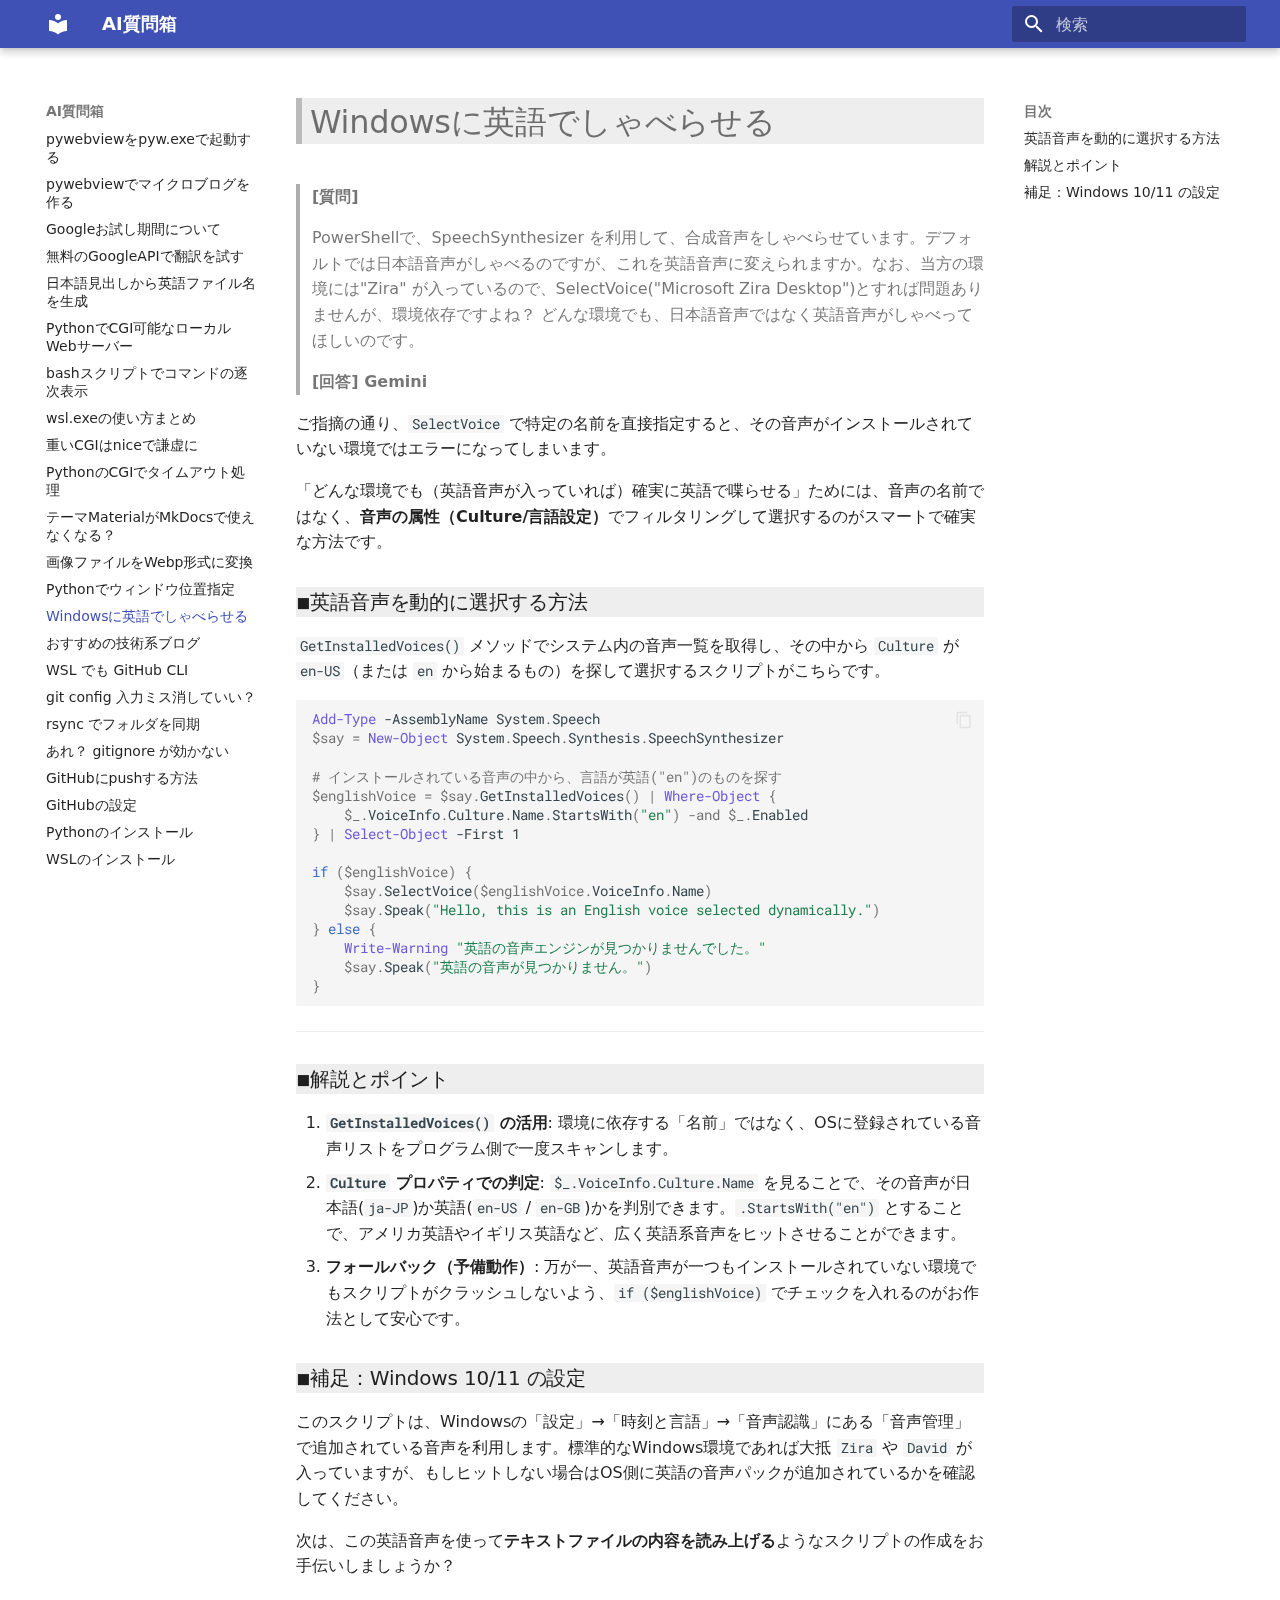
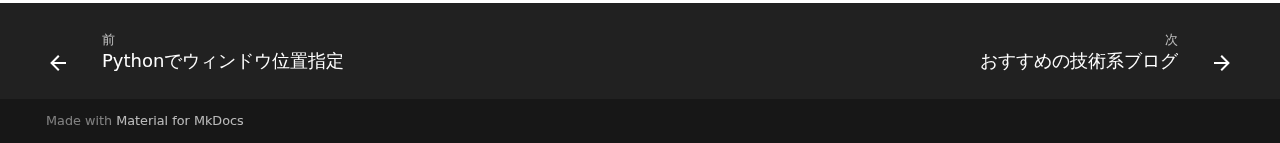
<file: hoge/0010-english-talker/index.html>
<!doctype html>
<html lang="ja" class="no-js">
  <head>
    
      <meta charset="utf-8">
      <meta name="viewport" content="width=device-width,initial-scale=1">
      
      
      
      
        <link rel="prev" href="../0011-winsize/">
      
      
        <link rel="next" href="../0009-tech-blog/">
      
      
        
      
      
      <link rel="icon" href="../assets/images/favicon.png">
      <meta name="generator" content="mkdocs-1.6.1, mkdocs-material-9.7.3">
    
    
      
        <title>Windowsに英語でしゃべらせる - AI質問箱</title>
      
    
    
      <link rel="stylesheet" href="../assets/stylesheets/main.484c7ddc.min.css">
      
      


    
    
      
    
    
      
        
        
        <link rel="preconnect" href="https://fonts.gstatic.com" crossorigin>
        <link rel="stylesheet" href="https://fonts.googleapis.com/css?family=Roboto:300,300i,400,400i,700,700i%7CRoboto+Mono:400,400i,700,700i&display=fallback">
        <style>:root{--md-text-font:"Roboto";--md-code-font:"Roboto Mono"}</style>
      
    
    
      <link rel="stylesheet" href="../style.css">
    
    <script>__md_scope=new URL("..",location),__md_hash=e=>[...e].reduce(((e,_)=>(e<<5)-e+_.charCodeAt(0)),0),__md_get=(e,_=localStorage,t=__md_scope)=>JSON.parse(_.getItem(t.pathname+"."+e)),__md_set=(e,_,t=localStorage,a=__md_scope)=>{try{t.setItem(a.pathname+"."+e,JSON.stringify(_))}catch(e){}}</script>
    
      

    
    
  </head>
  
  
    <body dir="ltr">
  
    
    <input class="md-toggle" data-md-toggle="drawer" type="checkbox" id="__drawer" autocomplete="off">
    <input class="md-toggle" data-md-toggle="search" type="checkbox" id="__search" autocomplete="off">
    <label class="md-overlay" for="__drawer"></label>
    <div data-md-component="skip">
      
        
        <a href="#windows" class="md-skip">
          コンテンツにスキップ
        </a>
      
    </div>
    <div data-md-component="announce">
      
    </div>
    
    
      

  

<header class="md-header md-header--shadow" data-md-component="header">
  <nav class="md-header__inner md-grid" aria-label="ヘッダー">
    <a href=".." title="AI質問箱" class="md-header__button md-logo" aria-label="AI質問箱" data-md-component="logo">
      
  
  <svg xmlns="http://www.w3.org/2000/svg" viewBox="0 0 24 24"><path d="M12 8a3 3 0 0 0 3-3 3 3 0 0 0-3-3 3 3 0 0 0-3 3 3 3 0 0 0 3 3m0 3.54C9.64 9.35 6.5 8 3 8v11c3.5 0 6.64 1.35 9 3.54 2.36-2.19 5.5-3.54 9-3.54V8c-3.5 0-6.64 1.35-9 3.54"/></svg>

    </a>
    <label class="md-header__button md-icon" for="__drawer">
      
      <svg xmlns="http://www.w3.org/2000/svg" viewBox="0 0 24 24"><path d="M3 6h18v2H3zm0 5h18v2H3zm0 5h18v2H3z"/></svg>
    </label>
    <div class="md-header__title" data-md-component="header-title">
      <div class="md-header__ellipsis">
        <div class="md-header__topic">
          <span class="md-ellipsis">
            AI質問箱
          </span>
        </div>
        <div class="md-header__topic" data-md-component="header-topic">
          <span class="md-ellipsis">
            
              Windowsに英語でしゃべらせる
            
          </span>
        </div>
      </div>
    </div>
    
    
      <script>var palette=__md_get("__palette");if(palette&&palette.color){if("(prefers-color-scheme)"===palette.color.media){var media=matchMedia("(prefers-color-scheme: light)"),input=document.querySelector(media.matches?"[data-md-color-media='(prefers-color-scheme: light)']":"[data-md-color-media='(prefers-color-scheme: dark)']");palette.color.media=input.getAttribute("data-md-color-media"),palette.color.scheme=input.getAttribute("data-md-color-scheme"),palette.color.primary=input.getAttribute("data-md-color-primary"),palette.color.accent=input.getAttribute("data-md-color-accent")}for(var[key,value]of Object.entries(palette.color))document.body.setAttribute("data-md-color-"+key,value)}</script>
    
    
    
      
      
        <label class="md-header__button md-icon" for="__search">
          
          <svg xmlns="http://www.w3.org/2000/svg" viewBox="0 0 24 24"><path d="M9.5 3A6.5 6.5 0 0 1 16 9.5c0 1.61-.59 3.09-1.56 4.23l.27.27h.79l5 5-1.5 1.5-5-5v-.79l-.27-.27A6.52 6.52 0 0 1 9.5 16 6.5 6.5 0 0 1 3 9.5 6.5 6.5 0 0 1 9.5 3m0 2C7 5 5 7 5 9.5S7 14 9.5 14 14 12 14 9.5 12 5 9.5 5"/></svg>
        </label>
        <div class="md-search" data-md-component="search" role="dialog">
  <label class="md-search__overlay" for="__search"></label>
  <div class="md-search__inner" role="search">
    <form class="md-search__form" name="search">
      <input type="text" class="md-search__input" name="query" aria-label="検索" placeholder="検索" autocapitalize="off" autocorrect="off" autocomplete="off" spellcheck="false" data-md-component="search-query" required>
      <label class="md-search__icon md-icon" for="__search">
        
        <svg xmlns="http://www.w3.org/2000/svg" viewBox="0 0 24 24"><path d="M9.5 3A6.5 6.5 0 0 1 16 9.5c0 1.61-.59 3.09-1.56 4.23l.27.27h.79l5 5-1.5 1.5-5-5v-.79l-.27-.27A6.52 6.52 0 0 1 9.5 16 6.5 6.5 0 0 1 3 9.5 6.5 6.5 0 0 1 9.5 3m0 2C7 5 5 7 5 9.5S7 14 9.5 14 14 12 14 9.5 12 5 9.5 5"/></svg>
        
        <svg xmlns="http://www.w3.org/2000/svg" viewBox="0 0 24 24"><path d="M20 11v2H8l5.5 5.5-1.42 1.42L4.16 12l7.92-7.92L13.5 5.5 8 11z"/></svg>
      </label>
      <nav class="md-search__options" aria-label="検索">
        
        <button type="reset" class="md-search__icon md-icon" title="クリア" aria-label="クリア" tabindex="-1">
          
          <svg xmlns="http://www.w3.org/2000/svg" viewBox="0 0 24 24"><path d="M19 6.41 17.59 5 12 10.59 6.41 5 5 6.41 10.59 12 5 17.59 6.41 19 12 13.41 17.59 19 19 17.59 13.41 12z"/></svg>
        </button>
      </nav>
      
    </form>
    <div class="md-search__output">
      <div class="md-search__scrollwrap" tabindex="0" data-md-scrollfix>
        <div class="md-search-result" data-md-component="search-result">
          <div class="md-search-result__meta">
            検索を初期化
          </div>
          <ol class="md-search-result__list" role="presentation"></ol>
        </div>
      </div>
    </div>
  </div>
</div>
      
    
    
  </nav>
  
</header>
    
    <div class="md-container" data-md-component="container">
      
      
        
          
        
      
      <main class="md-main" data-md-component="main">
        <div class="md-main__inner md-grid">
          
            
              
              <div class="md-sidebar md-sidebar--primary" data-md-component="sidebar" data-md-type="navigation" >
                <div class="md-sidebar__scrollwrap">
                  <div class="md-sidebar__inner">
                    



<nav class="md-nav md-nav--primary" aria-label="ナビゲーション" data-md-level="0">
  <label class="md-nav__title" for="__drawer">
    <a href=".." title="AI質問箱" class="md-nav__button md-logo" aria-label="AI質問箱" data-md-component="logo">
      
  
  <svg xmlns="http://www.w3.org/2000/svg" viewBox="0 0 24 24"><path d="M12 8a3 3 0 0 0 3-3 3 3 0 0 0-3-3 3 3 0 0 0-3 3 3 3 0 0 0 3 3m0 3.54C9.64 9.35 6.5 8 3 8v11c3.5 0 6.64 1.35 9 3.54 2.36-2.19 5.5-3.54 9-3.54V8c-3.5 0-6.64 1.35-9 3.54"/></svg>

    </a>
    AI質問箱
  </label>
  
  <ul class="md-nav__list" data-md-scrollfix>
    
      
      
  
  
  
  
    <li class="md-nav__item">
      <a href=".." class="md-nav__link">
        
  
  
  <span class="md-ellipsis">
    
  
    AI質問箱トップページ
  

    
  </span>
  
  

      </a>
    </li>
  

    
      
      
  
  
  
  
    <li class="md-nav__item">
      <a href="../0033-powershell-break-line-in-command/" class="md-nav__link">
        
  
  
  <span class="md-ellipsis">
    
  
    PowerShellでコマンドの途中で改行する方法
  

    
  </span>
  
  

      </a>
    </li>
  

    
      
      
  
  
  
  
    <li class="md-nav__item">
      <a href="../0032-acrylic-dns-proxy/" class="md-nav__link">
        
  
  
  <span class="md-ellipsis">
    
  
    Acrylic DNS ProxyをLAN用のDNSとして使う
  

    
  </span>
  
  

      </a>
    </li>
  

    
      
      
  
  
  
  
    <li class="md-nav__item">
      <a href="../0031-local-backend-nickname/" class="md-nav__link">
        
  
  
  <span class="md-ellipsis">
    
  
    ローカルなんでもバックエンドの愛称
  

    
  </span>
  
  

      </a>
    </li>
  

    
      
      
  
  
  
  
    <li class="md-nav__item">
      <a href="../0030-fast-api-desktop-002/" class="md-nav__link">
        
  
  
  <span class="md-ellipsis">
    
  
    FastAPIデスクトップツール-002
  

    
  </span>
  
  

      </a>
    </li>
  

    
      
      
  
  
  
  
    <li class="md-nav__item">
      <a href="../0029-fast-api-desktop-001/" class="md-nav__link">
        
  
  
  <span class="md-ellipsis">
    
  
    FastAPIデスクトップツール-001
  

    
  </span>
  
  

      </a>
    </li>
  

    
      
      
  
  
  
  
    <li class="md-nav__item">
      <a href="../0028-gcp-billing-vs-free-projects/" class="md-nav__link">
        
  
  
  <span class="md-ellipsis">
    
  
    GCPで課金用と完全無料用のプロジェクトを使い分ける
  

    
  </span>
  
  

      </a>
    </li>
  

    
      
      
  
  
  
  
    <li class="md-nav__item">
      <a href="../0027-how-to-avoid-overspending-gemini-api/" class="md-nav__link">
        
  
  
  <span class="md-ellipsis">
    
  
    Gemini APIでお金を使いすぎない方法
  

    
  </span>
  
  

      </a>
    </li>
  

    
      
      
  
  
  
  
    <li class="md-nav__item">
      <a href="../0026-fastapi-run-in-task-tray/" class="md-nav__link">
        
  
  
  <span class="md-ellipsis">
    
  
    FastAPIをタスクトレイに常駐させる
  

    
  </span>
  
  

      </a>
    </li>
  

    
      
      
  
  
  
  
    <li class="md-nav__item">
      <a href="../0025-wsl-two-users-pull-request-practice/" class="md-nav__link">
        
  
  
  <span class="md-ellipsis">
    
  
    WSL上で2人のユーザーになりきってプルリクエストの練習
  

    
  </span>
  
  

      </a>
    </li>
  

    
      
      
  
  
  
  
    <li class="md-nav__item">
      <a href="../0024-ollama-with-poor-pc/" class="md-nav__link">
        
  
  
  <span class="md-ellipsis">
    
  
    非力なPCでollamaを動かせますか
  

    
  </span>
  
  

      </a>
    </li>
  

    
      
      
  
  
  
  
    <li class="md-nav__item">
      <a href="../0023-pywebview-with-pyw/" class="md-nav__link">
        
  
  
  <span class="md-ellipsis">
    
  
    pywebviewをpyw.exeで起動する
  

    
  </span>
  
  

      </a>
    </li>
  

    
      
      
  
  
  
  
    <li class="md-nav__item">
      <a href="../0022-pywebview-microblog/" class="md-nav__link">
        
  
  
  <span class="md-ellipsis">
    
  
    pywebviewでマイクロブログを作る
  

    
  </span>
  
  

      </a>
    </li>
  

    
      
      
  
  
  
  
    <li class="md-nav__item">
      <a href="../0021-gcp-first-message/" class="md-nav__link">
        
  
  
  <span class="md-ellipsis">
    
  
    Googleお試し期間について
  

    
  </span>
  
  

      </a>
    </li>
  

    
      
      
  
  
  
  
    <li class="md-nav__item">
      <a href="../0020-google-ai-translater/" class="md-nav__link">
        
  
  
  <span class="md-ellipsis">
    
  
    無料のGoogleAPIで翻訳を試す
  

    
  </span>
  
  

      </a>
    </li>
  

    
      
      
  
  
  
  
    <li class="md-nav__item">
      <a href="../0019-ai-filename-creater/" class="md-nav__link">
        
  
  
  <span class="md-ellipsis">
    
  
    日本語見出しから英語ファイル名を生成
  

    
  </span>
  
  

      </a>
    </li>
  

    
      
      
  
  
  
  
    <li class="md-nav__item">
      <a href="../0018-python-tiny-webserver/" class="md-nav__link">
        
  
  
  <span class="md-ellipsis">
    
  
    PythonでCGI可能なローカルWebサーバー
  

    
  </span>
  
  

      </a>
    </li>
  

    
      
      
  
  
  
  
    <li class="md-nav__item">
      <a href="../0017-bash-echo-on/" class="md-nav__link">
        
  
  
  <span class="md-ellipsis">
    
  
    bashスクリプトでコマンドの逐次表示
  

    
  </span>
  
  

      </a>
    </li>
  

    
      
      
  
  
  
  
    <li class="md-nav__item">
      <a href="../0016-how-to-wsl/" class="md-nav__link">
        
  
  
  <span class="md-ellipsis">
    
  
    wsl.exeの使い方まとめ
  

    
  </span>
  
  

      </a>
    </li>
  

    
      
      
  
  
  
  
    <li class="md-nav__item">
      <a href="../0015-nice-to-heavy-cgi/" class="md-nav__link">
        
  
  
  <span class="md-ellipsis">
    
  
    重いCGIはniceで謙虚に
  

    
  </span>
  
  

      </a>
    </li>
  

    
      
      
  
  
  
  
    <li class="md-nav__item">
      <a href="../0014-py-cgi-timeout/" class="md-nav__link">
        
  
  
  <span class="md-ellipsis">
    
  
    PythonのCGIでタイムアウト処理
  

    
  </span>
  
  

      </a>
    </li>
  

    
      
      
  
  
  
  
    <li class="md-nav__item">
      <a href="../0013-mkdocs-material/" class="md-nav__link">
        
  
  
  <span class="md-ellipsis">
    
  
    テーマMaterialがMkDocsで使えなくなる？
  

    
  </span>
  
  

      </a>
    </li>
  

    
      
      
  
  
  
  
    <li class="md-nav__item">
      <a href="../0012-image2webp/" class="md-nav__link">
        
  
  
  <span class="md-ellipsis">
    
  
    画像ファイルをWebp形式に変換
  

    
  </span>
  
  

      </a>
    </li>
  

    
      
      
  
  
  
  
    <li class="md-nav__item">
      <a href="../0011-winsize/" class="md-nav__link">
        
  
  
  <span class="md-ellipsis">
    
  
    Pythonでウィンドウ位置指定
  

    
  </span>
  
  

      </a>
    </li>
  

    
      
      
  
  
    
  
  
  
    <li class="md-nav__item md-nav__item--active">
      
      <input class="md-nav__toggle md-toggle" type="checkbox" id="__toc">
      
      
        
      
      
        <label class="md-nav__link md-nav__link--active" for="__toc">
          
  
  
  <span class="md-ellipsis">
    
  
    Windowsに英語でしゃべらせる
  

    
  </span>
  
  

          <span class="md-nav__icon md-icon"></span>
        </label>
      
      <a href="./" class="md-nav__link md-nav__link--active">
        
  
  
  <span class="md-ellipsis">
    
  
    Windowsに英語でしゃべらせる
  

    
  </span>
  
  

      </a>
      
        

<nav class="md-nav md-nav--secondary" aria-label="目次">
  
  
  
    
  
  
    <label class="md-nav__title" for="__toc">
      <span class="md-nav__icon md-icon"></span>
      目次
    </label>
    <ul class="md-nav__list" data-md-component="toc" data-md-scrollfix>
      
        <li class="md-nav__item">
  <a href="#_1" class="md-nav__link">
    <span class="md-ellipsis">
      
        英語音声を動的に選択する方法
      
    </span>
  </a>
  
</li>
      
        <li class="md-nav__item">
  <a href="#_2" class="md-nav__link">
    <span class="md-ellipsis">
      
        解説とポイント
      
    </span>
  </a>
  
</li>
      
        <li class="md-nav__item">
  <a href="#windows-1011" class="md-nav__link">
    <span class="md-ellipsis">
      
        補足：Windows 10/11 の設定
      
    </span>
  </a>
  
</li>
      
    </ul>
  
</nav>
      
    </li>
  

    
      
      
  
  
  
  
    <li class="md-nav__item">
      <a href="../0009-tech-blog/" class="md-nav__link">
        
  
  
  <span class="md-ellipsis">
    
  
    おすすめの技術系ブログ
  

    
  </span>
  
  

      </a>
    </li>
  

    
      
      
  
  
  
  
    <li class="md-nav__item">
      <a href="../0008-github-cli/" class="md-nav__link">
        
  
  
  <span class="md-ellipsis">
    
  
    WSL でも GitHub CLI
  

    
  </span>
  
  

      </a>
    </li>
  

    
      
      
  
  
  
  
    <li class="md-nav__item">
      <a href="../0007-git-typo/" class="md-nav__link">
        
  
  
  <span class="md-ellipsis">
    
  
    git config 入力ミス消していい？
  

    
  </span>
  
  

      </a>
    </li>
  

    
      
      
  
  
  
  
    <li class="md-nav__item">
      <a href="../0006-rsync-howto/" class="md-nav__link">
        
  
  
  <span class="md-ellipsis">
    
  
    rsync でフォルダを同期
  

    
  </span>
  
  

      </a>
    </li>
  

    
      
      
  
  
  
  
    <li class="md-nav__item">
      <a href="../0005-gitignore-why/" class="md-nav__link">
        
  
  
  <span class="md-ellipsis">
    
  
    あれ？ gitignore が効かない
  

    
  </span>
  
  

      </a>
    </li>
  

    
      
      
  
  
  
  
    <li class="md-nav__item">
      <a href="../0004-github-push/" class="md-nav__link">
        
  
  
  <span class="md-ellipsis">
    
  
    GitHubにpushする方法
  

    
  </span>
  
  

      </a>
    </li>
  

    
      
      
  
  
  
  
    <li class="md-nav__item">
      <a href="../0003-install-github/" class="md-nav__link">
        
  
  
  <span class="md-ellipsis">
    
  
    GitHubの設定
  

    
  </span>
  
  

      </a>
    </li>
  

    
      
      
  
  
  
  
    <li class="md-nav__item">
      <a href="../0002-install-python/" class="md-nav__link">
        
  
  
  <span class="md-ellipsis">
    
  
    Pythonのインストール
  

    
  </span>
  
  

      </a>
    </li>
  

    
      
      
  
  
  
  
    <li class="md-nav__item">
      <a href="../0001-install-wsl/" class="md-nav__link">
        
  
  
  <span class="md-ellipsis">
    
  
    WSLのインストール
  

    
  </span>
  
  

      </a>
    </li>
  

    
  </ul>
</nav>
                  </div>
                </div>
              </div>
            
            
              
              <div class="md-sidebar md-sidebar--secondary" data-md-component="sidebar" data-md-type="toc" >
                <div class="md-sidebar__scrollwrap">
                  <div class="md-sidebar__inner">
                    

<nav class="md-nav md-nav--secondary" aria-label="目次">
  
  
  
    
  
  
    <label class="md-nav__title" for="__toc">
      <span class="md-nav__icon md-icon"></span>
      目次
    </label>
    <ul class="md-nav__list" data-md-component="toc" data-md-scrollfix>
      
        <li class="md-nav__item">
  <a href="#_1" class="md-nav__link">
    <span class="md-ellipsis">
      
        英語音声を動的に選択する方法
      
    </span>
  </a>
  
</li>
      
        <li class="md-nav__item">
  <a href="#_2" class="md-nav__link">
    <span class="md-ellipsis">
      
        解説とポイント
      
    </span>
  </a>
  
</li>
      
        <li class="md-nav__item">
  <a href="#windows-1011" class="md-nav__link">
    <span class="md-ellipsis">
      
        補足：Windows 10/11 の設定
      
    </span>
  </a>
  
</li>
      
    </ul>
  
</nav>
                  </div>
                </div>
              </div>
            
          
          
            <div class="md-content" data-md-component="content">
              
              <article class="md-content__inner md-typeset">
                
                  



<h1 id="windows">Windowsに英語でしゃべらせる</h1>
<blockquote>
<p><strong>[質問]</strong></p>
<p>PowerShellで、SpeechSynthesizer を利用して、合成音声をしゃべらせています。デフォルトでは日本語音声がしゃべるのですが、これを英語音声に変えられますか。なお、当方の環境には"Zira" が入っているので、SelectVoice("Microsoft Zira Desktop")とすれば問題ありませんが、環境依存ですよね？ どんな環境でも、日本語音声ではなく英語音声がしゃべってほしいのです。</p>
<p><strong>[回答] Gemini</strong></p>
</blockquote>
<p>ご指摘の通り、<code>SelectVoice</code> で特定の名前を直接指定すると、その音声がインストールされていない環境ではエラーになってしまいます。</p>
<p>「どんな環境でも（英語音声が入っていれば）確実に英語で喋らせる」ためには、音声の名前ではなく、<strong>音声の属性（Culture/言語設定）</strong>でフィルタリングして選択するのがスマートで確実な方法です。</p>
<h3 id="_1">英語音声を動的に選択する方法</h3>
<p><code>GetInstalledVoices()</code> メソッドでシステム内の音声一覧を取得し、その中から <code>Culture</code> が <code>en-US</code>（または <code>en</code> から始まるもの）を探して選択するスクリプトがこちらです。</p>
<div class="language-powershell highlight"><pre><span></span><code><span id="__span-0-1"><a id="__codelineno-0-1" name="__codelineno-0-1" href="#__codelineno-0-1"></a><span class="nb">Add-Type</span> <span class="n">-AssemblyName</span> <span class="n">System</span><span class="p">.</span><span class="n">Speech</span>
</span><span id="__span-0-2"><a id="__codelineno-0-2" name="__codelineno-0-2" href="#__codelineno-0-2"></a><span class="nv">$say</span> <span class="p">=</span> <span class="nb">New-Object</span> <span class="n">System</span><span class="p">.</span><span class="n">Speech</span><span class="p">.</span><span class="n">Synthesis</span><span class="p">.</span><span class="n">SpeechSynthesizer</span>
</span><span id="__span-0-3"><a id="__codelineno-0-3" name="__codelineno-0-3" href="#__codelineno-0-3"></a>
</span><span id="__span-0-4"><a id="__codelineno-0-4" name="__codelineno-0-4" href="#__codelineno-0-4"></a><span class="c"># インストールされている音声の中から、言語が英語(&quot;en&quot;)のものを探す</span>
</span><span id="__span-0-5"><a id="__codelineno-0-5" name="__codelineno-0-5" href="#__codelineno-0-5"></a><span class="nv">$englishVoice</span> <span class="p">=</span> <span class="nv">$say</span><span class="p">.</span><span class="n">GetInstalledVoices</span><span class="p">()</span> <span class="p">|</span> <span class="nb">Where-Object</span> <span class="p">{</span> 
</span><span id="__span-0-6"><a id="__codelineno-0-6" name="__codelineno-0-6" href="#__codelineno-0-6"></a>    <span class="nv">$_</span><span class="p">.</span><span class="n">VoiceInfo</span><span class="p">.</span><span class="n">Culture</span><span class="p">.</span><span class="n">Name</span><span class="p">.</span><span class="n">StartsWith</span><span class="p">(</span><span class="s2">&quot;en&quot;</span><span class="p">)</span> <span class="o">-and</span> <span class="nv">$_</span><span class="p">.</span><span class="n">Enabled</span> 
</span><span id="__span-0-7"><a id="__codelineno-0-7" name="__codelineno-0-7" href="#__codelineno-0-7"></a><span class="p">}</span> <span class="p">|</span> <span class="nb">Select-Object</span> <span class="n">-First</span> <span class="n">1</span>
</span><span id="__span-0-8"><a id="__codelineno-0-8" name="__codelineno-0-8" href="#__codelineno-0-8"></a>
</span><span id="__span-0-9"><a id="__codelineno-0-9" name="__codelineno-0-9" href="#__codelineno-0-9"></a><span class="k">if</span> <span class="p">(</span><span class="nv">$englishVoice</span><span class="p">)</span> <span class="p">{</span>
</span><span id="__span-0-10"><a id="__codelineno-0-10" name="__codelineno-0-10" href="#__codelineno-0-10"></a>    <span class="nv">$say</span><span class="p">.</span><span class="n">SelectVoice</span><span class="p">(</span><span class="nv">$englishVoice</span><span class="p">.</span><span class="n">VoiceInfo</span><span class="p">.</span><span class="n">Name</span><span class="p">)</span>
</span><span id="__span-0-11"><a id="__codelineno-0-11" name="__codelineno-0-11" href="#__codelineno-0-11"></a>    <span class="nv">$say</span><span class="p">.</span><span class="n">Speak</span><span class="p">(</span><span class="s2">&quot;Hello, this is an English voice selected dynamically.&quot;</span><span class="p">)</span>
</span><span id="__span-0-12"><a id="__codelineno-0-12" name="__codelineno-0-12" href="#__codelineno-0-12"></a><span class="p">}</span> <span class="k">else</span> <span class="p">{</span>
</span><span id="__span-0-13"><a id="__codelineno-0-13" name="__codelineno-0-13" href="#__codelineno-0-13"></a>    <span class="nb">Write-Warning</span> <span class="s2">&quot;英語の音声エンジンが見つかりませんでした。&quot;</span>
</span><span id="__span-0-14"><a id="__codelineno-0-14" name="__codelineno-0-14" href="#__codelineno-0-14"></a>    <span class="nv">$say</span><span class="p">.</span><span class="n">Speak</span><span class="p">(</span><span class="s2">&quot;英語の音声が見つかりません。&quot;</span><span class="p">)</span>
</span><span id="__span-0-15"><a id="__codelineno-0-15" name="__codelineno-0-15" href="#__codelineno-0-15"></a><span class="p">}</span>
</span></code></pre></div>
<hr />
<h3 id="_2">解説とポイント</h3>
<ol>
<li><strong><code>GetInstalledVoices()</code> の活用</strong>:
環境に依存する「名前」ではなく、OSに登録されている音声リストをプログラム側で一度スキャンします。</li>
<li><strong><code>Culture</code> プロパティでの判定</strong>:
<code>$_.VoiceInfo.Culture.Name</code> を見ることで、その音声が日本語(<code>ja-JP</code>)か英語(<code>en-US</code> / <code>en-GB</code>)かを判別できます。<code>.StartsWith("en")</code> とすることで、アメリカ英語やイギリス英語など、広く英語系音声をヒットさせることができます。</li>
<li><strong>フォールバック（予備動作）</strong>:
万が一、英語音声が一つもインストールされていない環境でもスクリプトがクラッシュしないよう、<code>if ($englishVoice)</code> でチェックを入れるのがお作法として安心です。</li>
</ol>
<h3 id="windows-1011">補足：Windows 10/11 の設定</h3>
<p>このスクリプトは、Windowsの「設定」→「時刻と言語」→「音声認識」にある「音声管理」で追加されている音声を利用します。標準的なWindows環境であれば大抵 <code>Zira</code> や <code>David</code> が入っていますが、もしヒットしない場合はOS側に英語の音声パックが追加されているかを確認してください。</p>
<p>次は、この英語音声を使って<strong>テキストファイルの内容を読み上げる</strong>ようなスクリプトの作成をお手伝いしましょうか？</p>












                
              </article>
            </div>
          
          
<script>var target=document.getElementById(location.hash.slice(1));target&&target.name&&(target.checked=target.name.startsWith("__tabbed_"))</script>
        </div>
        
      </main>
      
        <footer class="md-footer">
  
    
      
      <nav class="md-footer__inner md-grid" aria-label="フッター" >
        
          
          <a href="../0011-winsize/" class="md-footer__link md-footer__link--prev" aria-label="前: Pythonでウィンドウ位置指定">
            <div class="md-footer__button md-icon">
              
              <svg xmlns="http://www.w3.org/2000/svg" viewBox="0 0 24 24"><path d="M20 11v2H8l5.5 5.5-1.42 1.42L4.16 12l7.92-7.92L13.5 5.5 8 11z"/></svg>
            </div>
            <div class="md-footer__title">
              <span class="md-footer__direction">
                前
              </span>
              <div class="md-ellipsis">
                Pythonでウィンドウ位置指定
              </div>
            </div>
          </a>
        
        
          
          <a href="../0009-tech-blog/" class="md-footer__link md-footer__link--next" aria-label="次: おすすめの技術系ブログ">
            <div class="md-footer__title">
              <span class="md-footer__direction">
                次
              </span>
              <div class="md-ellipsis">
                おすすめの技術系ブログ
              </div>
            </div>
            <div class="md-footer__button md-icon">
              
              <svg xmlns="http://www.w3.org/2000/svg" viewBox="0 0 24 24"><path d="M4 11v2h12l-5.5 5.5 1.42 1.42L19.84 12l-7.92-7.92L10.5 5.5 16 11z"/></svg>
            </div>
          </a>
        
      </nav>
    
  
  <div class="md-footer-meta md-typeset">
    <div class="md-footer-meta__inner md-grid">
      <div class="md-copyright">
  
  
    Made with
    <a href="https://squidfunk.github.io/mkdocs-material/" target="_blank" rel="noopener">
      Material for MkDocs
    </a>
  
</div>
      
    </div>
  </div>
</footer>
      
    </div>
    <div class="md-dialog" data-md-component="dialog">
      <div class="md-dialog__inner md-typeset"></div>
    </div>
    
    
    
      
      
      <script id="__config" type="application/json">{"annotate": null, "base": "..", "features": ["content.code.copy", "navigation.footer"], "search": "../assets/javascripts/workers/search.2c215733.min.js", "tags": null, "translations": {"clipboard.copied": "\u30b3\u30d4\u30fc\u3057\u307e\u3057\u305f", "clipboard.copy": "\u30af\u30ea\u30c3\u30d7\u30dc\u30fc\u30c9\u3078\u30b3\u30d4\u30fc", "search.result.more.one": "\u3053\u306e\u30da\u30fc\u30b8\u5185\u306b\u3082\u30461\u4ef6\u898b\u3064\u304b\u308a\u307e\u3057\u305f", "search.result.more.other": "\u3053\u306e\u30da\u30fc\u30b8\u5185\u306b\u3042\u3068#\u4ef6\u898b\u3064\u304b\u308a\u307e\u3057\u305f", "search.result.none": "\u4f55\u3082\u898b\u3064\u304b\u308a\u307e\u305b\u3093\u3067\u3057\u305f", "search.result.one": "1\u4ef6\u898b\u3064\u304b\u308a\u307e\u3057\u305f", "search.result.other": "#\u4ef6\u898b\u3064\u304b\u308a\u307e\u3057\u305f", "search.result.placeholder": "\u691c\u7d22\u30ad\u30fc\u30ef\u30fc\u30c9\u3092\u5165\u529b\u3057\u3066\u304f\u3060\u3055\u3044", "search.result.term.missing": "\u691c\u7d22\u306b\u542b\u307e\u308c\u306a\u3044", "select.version": "\u30d0\u30fc\u30b8\u30e7\u30f3\u5207\u308a\u66ff\u3048"}, "version": null}</script>
    
    
      <script src="../assets/javascripts/bundle.79ae519e.min.js"></script>
      
    
  </body>
</html>
</file>
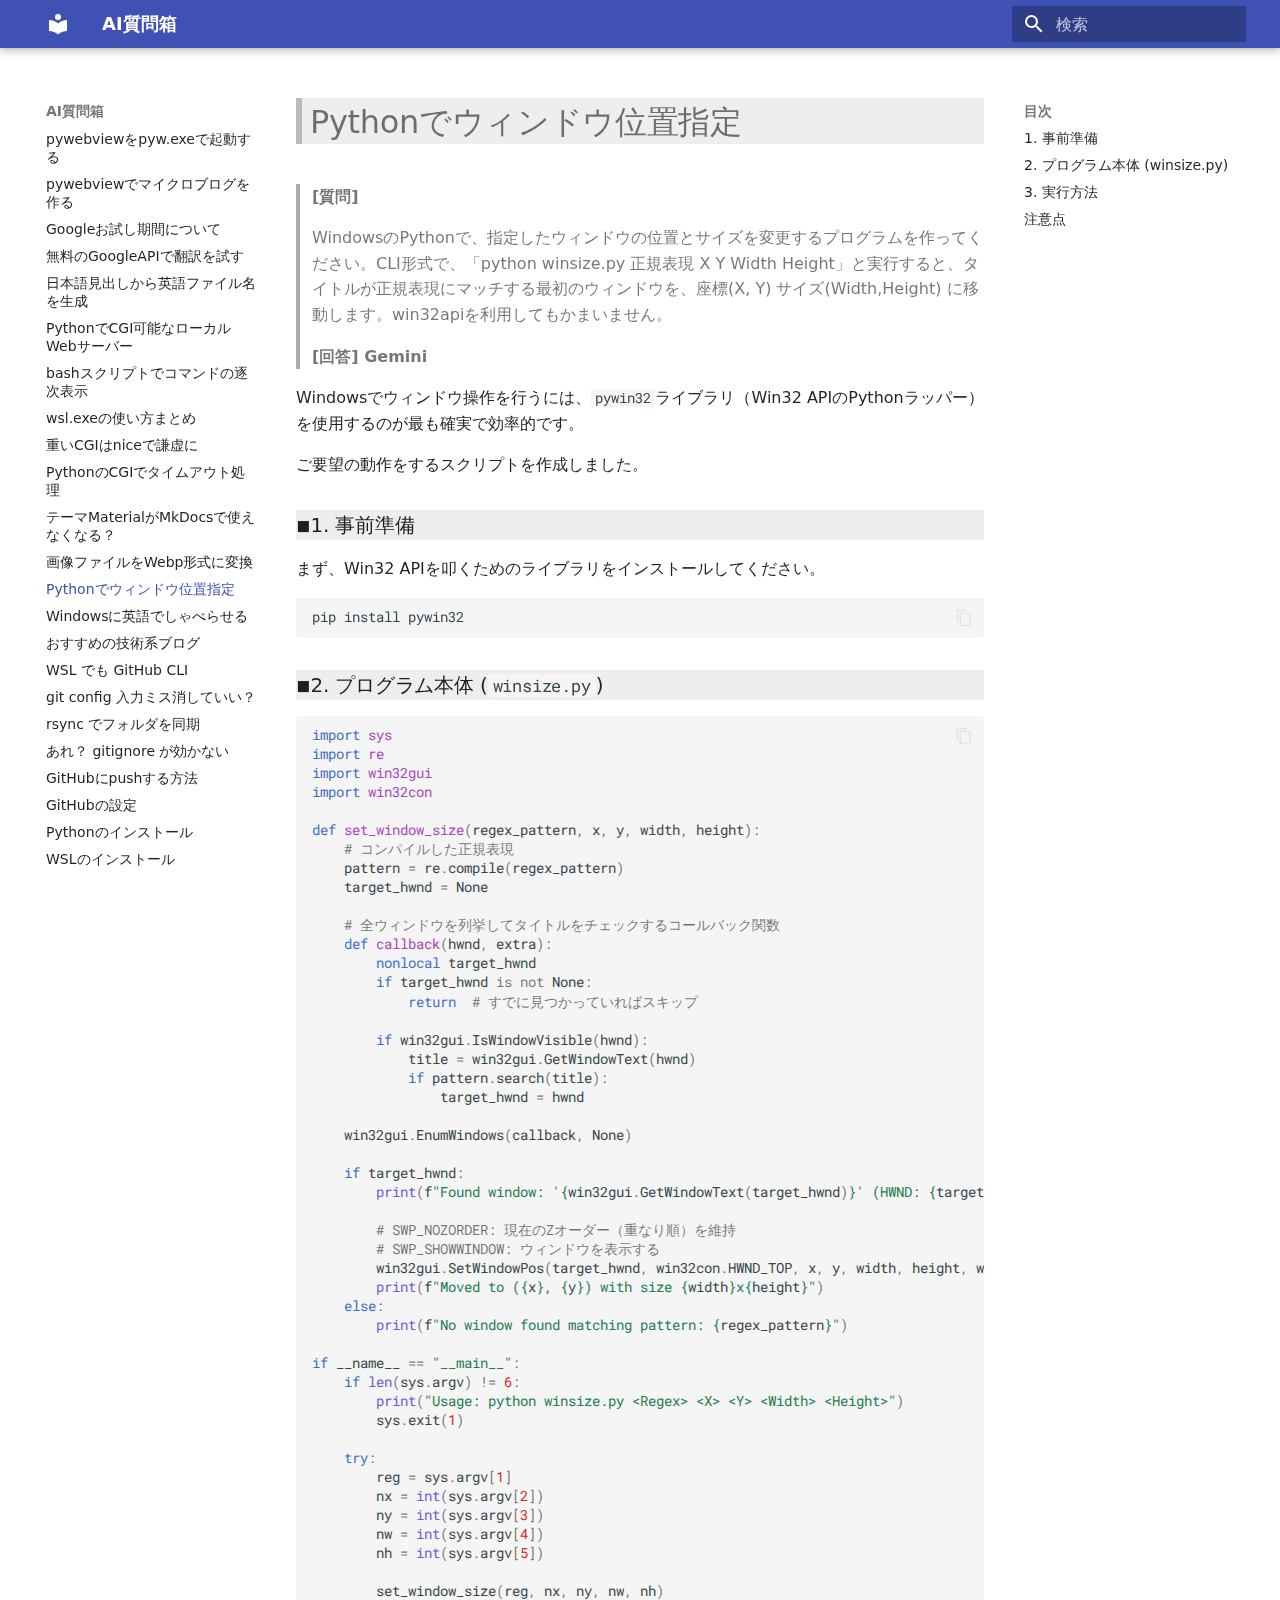
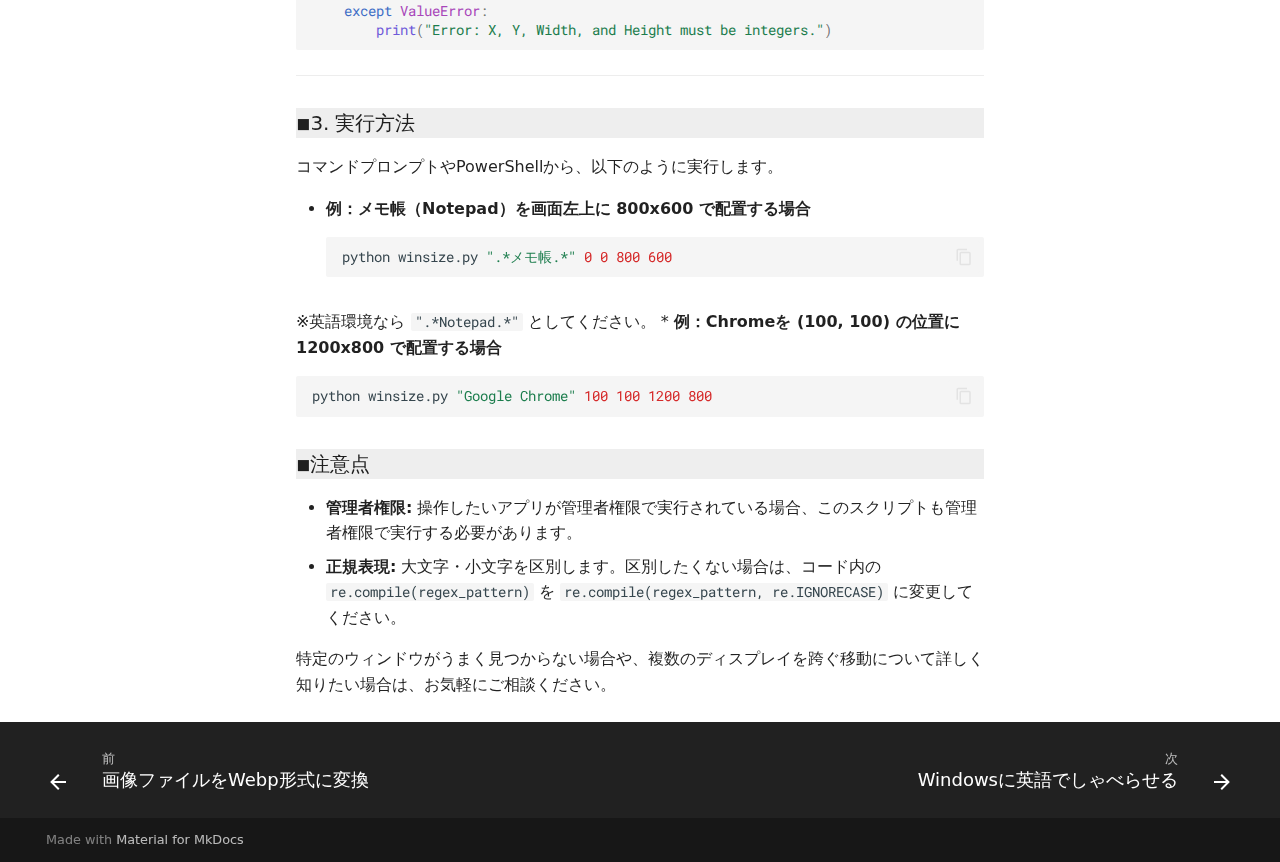
<file: hoge/0011-winsize/index.html>
<!doctype html>
<html lang="ja" class="no-js">
  <head>
    
      <meta charset="utf-8">
      <meta name="viewport" content="width=device-width,initial-scale=1">
      
      
      
      
        <link rel="prev" href="../0012-image2webp/">
      
      
        <link rel="next" href="../0010-english-talker/">
      
      
        
      
      
      <link rel="icon" href="../assets/images/favicon.png">
      <meta name="generator" content="mkdocs-1.6.1, mkdocs-material-9.7.3">
    
    
      
        <title>Pythonでウィンドウ位置指定 - AI質問箱</title>
      
    
    
      <link rel="stylesheet" href="../assets/stylesheets/main.484c7ddc.min.css">
      
      


    
    
      
    
    
      
        
        
        <link rel="preconnect" href="https://fonts.gstatic.com" crossorigin>
        <link rel="stylesheet" href="https://fonts.googleapis.com/css?family=Roboto:300,300i,400,400i,700,700i%7CRoboto+Mono:400,400i,700,700i&display=fallback">
        <style>:root{--md-text-font:"Roboto";--md-code-font:"Roboto Mono"}</style>
      
    
    
      <link rel="stylesheet" href="../style.css">
    
    <script>__md_scope=new URL("..",location),__md_hash=e=>[...e].reduce(((e,_)=>(e<<5)-e+_.charCodeAt(0)),0),__md_get=(e,_=localStorage,t=__md_scope)=>JSON.parse(_.getItem(t.pathname+"."+e)),__md_set=(e,_,t=localStorage,a=__md_scope)=>{try{t.setItem(a.pathname+"."+e,JSON.stringify(_))}catch(e){}}</script>
    
      

    
    
  </head>
  
  
    <body dir="ltr">
  
    
    <input class="md-toggle" data-md-toggle="drawer" type="checkbox" id="__drawer" autocomplete="off">
    <input class="md-toggle" data-md-toggle="search" type="checkbox" id="__search" autocomplete="off">
    <label class="md-overlay" for="__drawer"></label>
    <div data-md-component="skip">
      
        
        <a href="#python" class="md-skip">
          コンテンツにスキップ
        </a>
      
    </div>
    <div data-md-component="announce">
      
    </div>
    
    
      

  

<header class="md-header md-header--shadow" data-md-component="header">
  <nav class="md-header__inner md-grid" aria-label="ヘッダー">
    <a href=".." title="AI質問箱" class="md-header__button md-logo" aria-label="AI質問箱" data-md-component="logo">
      
  
  <svg xmlns="http://www.w3.org/2000/svg" viewBox="0 0 24 24"><path d="M12 8a3 3 0 0 0 3-3 3 3 0 0 0-3-3 3 3 0 0 0-3 3 3 3 0 0 0 3 3m0 3.54C9.64 9.35 6.5 8 3 8v11c3.5 0 6.64 1.35 9 3.54 2.36-2.19 5.5-3.54 9-3.54V8c-3.5 0-6.64 1.35-9 3.54"/></svg>

    </a>
    <label class="md-header__button md-icon" for="__drawer">
      
      <svg xmlns="http://www.w3.org/2000/svg" viewBox="0 0 24 24"><path d="M3 6h18v2H3zm0 5h18v2H3zm0 5h18v2H3z"/></svg>
    </label>
    <div class="md-header__title" data-md-component="header-title">
      <div class="md-header__ellipsis">
        <div class="md-header__topic">
          <span class="md-ellipsis">
            AI質問箱
          </span>
        </div>
        <div class="md-header__topic" data-md-component="header-topic">
          <span class="md-ellipsis">
            
              Pythonでウィンドウ位置指定
            
          </span>
        </div>
      </div>
    </div>
    
    
      <script>var palette=__md_get("__palette");if(palette&&palette.color){if("(prefers-color-scheme)"===palette.color.media){var media=matchMedia("(prefers-color-scheme: light)"),input=document.querySelector(media.matches?"[data-md-color-media='(prefers-color-scheme: light)']":"[data-md-color-media='(prefers-color-scheme: dark)']");palette.color.media=input.getAttribute("data-md-color-media"),palette.color.scheme=input.getAttribute("data-md-color-scheme"),palette.color.primary=input.getAttribute("data-md-color-primary"),palette.color.accent=input.getAttribute("data-md-color-accent")}for(var[key,value]of Object.entries(palette.color))document.body.setAttribute("data-md-color-"+key,value)}</script>
    
    
    
      
      
        <label class="md-header__button md-icon" for="__search">
          
          <svg xmlns="http://www.w3.org/2000/svg" viewBox="0 0 24 24"><path d="M9.5 3A6.5 6.5 0 0 1 16 9.5c0 1.61-.59 3.09-1.56 4.23l.27.27h.79l5 5-1.5 1.5-5-5v-.79l-.27-.27A6.52 6.52 0 0 1 9.5 16 6.5 6.5 0 0 1 3 9.5 6.5 6.5 0 0 1 9.5 3m0 2C7 5 5 7 5 9.5S7 14 9.5 14 14 12 14 9.5 12 5 9.5 5"/></svg>
        </label>
        <div class="md-search" data-md-component="search" role="dialog">
  <label class="md-search__overlay" for="__search"></label>
  <div class="md-search__inner" role="search">
    <form class="md-search__form" name="search">
      <input type="text" class="md-search__input" name="query" aria-label="検索" placeholder="検索" autocapitalize="off" autocorrect="off" autocomplete="off" spellcheck="false" data-md-component="search-query" required>
      <label class="md-search__icon md-icon" for="__search">
        
        <svg xmlns="http://www.w3.org/2000/svg" viewBox="0 0 24 24"><path d="M9.5 3A6.5 6.5 0 0 1 16 9.5c0 1.61-.59 3.09-1.56 4.23l.27.27h.79l5 5-1.5 1.5-5-5v-.79l-.27-.27A6.52 6.52 0 0 1 9.5 16 6.5 6.5 0 0 1 3 9.5 6.5 6.5 0 0 1 9.5 3m0 2C7 5 5 7 5 9.5S7 14 9.5 14 14 12 14 9.5 12 5 9.5 5"/></svg>
        
        <svg xmlns="http://www.w3.org/2000/svg" viewBox="0 0 24 24"><path d="M20 11v2H8l5.5 5.5-1.42 1.42L4.16 12l7.92-7.92L13.5 5.5 8 11z"/></svg>
      </label>
      <nav class="md-search__options" aria-label="検索">
        
        <button type="reset" class="md-search__icon md-icon" title="クリア" aria-label="クリア" tabindex="-1">
          
          <svg xmlns="http://www.w3.org/2000/svg" viewBox="0 0 24 24"><path d="M19 6.41 17.59 5 12 10.59 6.41 5 5 6.41 10.59 12 5 17.59 6.41 19 12 13.41 17.59 19 19 17.59 13.41 12z"/></svg>
        </button>
      </nav>
      
    </form>
    <div class="md-search__output">
      <div class="md-search__scrollwrap" tabindex="0" data-md-scrollfix>
        <div class="md-search-result" data-md-component="search-result">
          <div class="md-search-result__meta">
            検索を初期化
          </div>
          <ol class="md-search-result__list" role="presentation"></ol>
        </div>
      </div>
    </div>
  </div>
</div>
      
    
    
  </nav>
  
</header>
    
    <div class="md-container" data-md-component="container">
      
      
        
          
        
      
      <main class="md-main" data-md-component="main">
        <div class="md-main__inner md-grid">
          
            
              
              <div class="md-sidebar md-sidebar--primary" data-md-component="sidebar" data-md-type="navigation" >
                <div class="md-sidebar__scrollwrap">
                  <div class="md-sidebar__inner">
                    



<nav class="md-nav md-nav--primary" aria-label="ナビゲーション" data-md-level="0">
  <label class="md-nav__title" for="__drawer">
    <a href=".." title="AI質問箱" class="md-nav__button md-logo" aria-label="AI質問箱" data-md-component="logo">
      
  
  <svg xmlns="http://www.w3.org/2000/svg" viewBox="0 0 24 24"><path d="M12 8a3 3 0 0 0 3-3 3 3 0 0 0-3-3 3 3 0 0 0-3 3 3 3 0 0 0 3 3m0 3.54C9.64 9.35 6.5 8 3 8v11c3.5 0 6.64 1.35 9 3.54 2.36-2.19 5.5-3.54 9-3.54V8c-3.5 0-6.64 1.35-9 3.54"/></svg>

    </a>
    AI質問箱
  </label>
  
  <ul class="md-nav__list" data-md-scrollfix>
    
      
      
  
  
  
  
    <li class="md-nav__item">
      <a href=".." class="md-nav__link">
        
  
  
  <span class="md-ellipsis">
    
  
    AI質問箱トップページ
  

    
  </span>
  
  

      </a>
    </li>
  

    
      
      
  
  
  
  
    <li class="md-nav__item">
      <a href="../0033-powershell-break-line-in-command/" class="md-nav__link">
        
  
  
  <span class="md-ellipsis">
    
  
    PowerShellでコマンドの途中で改行する方法
  

    
  </span>
  
  

      </a>
    </li>
  

    
      
      
  
  
  
  
    <li class="md-nav__item">
      <a href="../0032-acrylic-dns-proxy/" class="md-nav__link">
        
  
  
  <span class="md-ellipsis">
    
  
    Acrylic DNS ProxyをLAN用のDNSとして使う
  

    
  </span>
  
  

      </a>
    </li>
  

    
      
      
  
  
  
  
    <li class="md-nav__item">
      <a href="../0031-local-backend-nickname/" class="md-nav__link">
        
  
  
  <span class="md-ellipsis">
    
  
    ローカルなんでもバックエンドの愛称
  

    
  </span>
  
  

      </a>
    </li>
  

    
      
      
  
  
  
  
    <li class="md-nav__item">
      <a href="../0030-fast-api-desktop-002/" class="md-nav__link">
        
  
  
  <span class="md-ellipsis">
    
  
    FastAPIデスクトップツール-002
  

    
  </span>
  
  

      </a>
    </li>
  

    
      
      
  
  
  
  
    <li class="md-nav__item">
      <a href="../0029-fast-api-desktop-001/" class="md-nav__link">
        
  
  
  <span class="md-ellipsis">
    
  
    FastAPIデスクトップツール-001
  

    
  </span>
  
  

      </a>
    </li>
  

    
      
      
  
  
  
  
    <li class="md-nav__item">
      <a href="../0028-gcp-billing-vs-free-projects/" class="md-nav__link">
        
  
  
  <span class="md-ellipsis">
    
  
    GCPで課金用と完全無料用のプロジェクトを使い分ける
  

    
  </span>
  
  

      </a>
    </li>
  

    
      
      
  
  
  
  
    <li class="md-nav__item">
      <a href="../0027-how-to-avoid-overspending-gemini-api/" class="md-nav__link">
        
  
  
  <span class="md-ellipsis">
    
  
    Gemini APIでお金を使いすぎない方法
  

    
  </span>
  
  

      </a>
    </li>
  

    
      
      
  
  
  
  
    <li class="md-nav__item">
      <a href="../0026-fastapi-run-in-task-tray/" class="md-nav__link">
        
  
  
  <span class="md-ellipsis">
    
  
    FastAPIをタスクトレイに常駐させる
  

    
  </span>
  
  

      </a>
    </li>
  

    
      
      
  
  
  
  
    <li class="md-nav__item">
      <a href="../0025-wsl-two-users-pull-request-practice/" class="md-nav__link">
        
  
  
  <span class="md-ellipsis">
    
  
    WSL上で2人のユーザーになりきってプルリクエストの練習
  

    
  </span>
  
  

      </a>
    </li>
  

    
      
      
  
  
  
  
    <li class="md-nav__item">
      <a href="../0024-ollama-with-poor-pc/" class="md-nav__link">
        
  
  
  <span class="md-ellipsis">
    
  
    非力なPCでollamaを動かせますか
  

    
  </span>
  
  

      </a>
    </li>
  

    
      
      
  
  
  
  
    <li class="md-nav__item">
      <a href="../0023-pywebview-with-pyw/" class="md-nav__link">
        
  
  
  <span class="md-ellipsis">
    
  
    pywebviewをpyw.exeで起動する
  

    
  </span>
  
  

      </a>
    </li>
  

    
      
      
  
  
  
  
    <li class="md-nav__item">
      <a href="../0022-pywebview-microblog/" class="md-nav__link">
        
  
  
  <span class="md-ellipsis">
    
  
    pywebviewでマイクロブログを作る
  

    
  </span>
  
  

      </a>
    </li>
  

    
      
      
  
  
  
  
    <li class="md-nav__item">
      <a href="../0021-gcp-first-message/" class="md-nav__link">
        
  
  
  <span class="md-ellipsis">
    
  
    Googleお試し期間について
  

    
  </span>
  
  

      </a>
    </li>
  

    
      
      
  
  
  
  
    <li class="md-nav__item">
      <a href="../0020-google-ai-translater/" class="md-nav__link">
        
  
  
  <span class="md-ellipsis">
    
  
    無料のGoogleAPIで翻訳を試す
  

    
  </span>
  
  

      </a>
    </li>
  

    
      
      
  
  
  
  
    <li class="md-nav__item">
      <a href="../0019-ai-filename-creater/" class="md-nav__link">
        
  
  
  <span class="md-ellipsis">
    
  
    日本語見出しから英語ファイル名を生成
  

    
  </span>
  
  

      </a>
    </li>
  

    
      
      
  
  
  
  
    <li class="md-nav__item">
      <a href="../0018-python-tiny-webserver/" class="md-nav__link">
        
  
  
  <span class="md-ellipsis">
    
  
    PythonでCGI可能なローカルWebサーバー
  

    
  </span>
  
  

      </a>
    </li>
  

    
      
      
  
  
  
  
    <li class="md-nav__item">
      <a href="../0017-bash-echo-on/" class="md-nav__link">
        
  
  
  <span class="md-ellipsis">
    
  
    bashスクリプトでコマンドの逐次表示
  

    
  </span>
  
  

      </a>
    </li>
  

    
      
      
  
  
  
  
    <li class="md-nav__item">
      <a href="../0016-how-to-wsl/" class="md-nav__link">
        
  
  
  <span class="md-ellipsis">
    
  
    wsl.exeの使い方まとめ
  

    
  </span>
  
  

      </a>
    </li>
  

    
      
      
  
  
  
  
    <li class="md-nav__item">
      <a href="../0015-nice-to-heavy-cgi/" class="md-nav__link">
        
  
  
  <span class="md-ellipsis">
    
  
    重いCGIはniceで謙虚に
  

    
  </span>
  
  

      </a>
    </li>
  

    
      
      
  
  
  
  
    <li class="md-nav__item">
      <a href="../0014-py-cgi-timeout/" class="md-nav__link">
        
  
  
  <span class="md-ellipsis">
    
  
    PythonのCGIでタイムアウト処理
  

    
  </span>
  
  

      </a>
    </li>
  

    
      
      
  
  
  
  
    <li class="md-nav__item">
      <a href="../0013-mkdocs-material/" class="md-nav__link">
        
  
  
  <span class="md-ellipsis">
    
  
    テーマMaterialがMkDocsで使えなくなる？
  

    
  </span>
  
  

      </a>
    </li>
  

    
      
      
  
  
  
  
    <li class="md-nav__item">
      <a href="../0012-image2webp/" class="md-nav__link">
        
  
  
  <span class="md-ellipsis">
    
  
    画像ファイルをWebp形式に変換
  

    
  </span>
  
  

      </a>
    </li>
  

    
      
      
  
  
    
  
  
  
    <li class="md-nav__item md-nav__item--active">
      
      <input class="md-nav__toggle md-toggle" type="checkbox" id="__toc">
      
      
        
      
      
        <label class="md-nav__link md-nav__link--active" for="__toc">
          
  
  
  <span class="md-ellipsis">
    
  
    Pythonでウィンドウ位置指定
  

    
  </span>
  
  

          <span class="md-nav__icon md-icon"></span>
        </label>
      
      <a href="./" class="md-nav__link md-nav__link--active">
        
  
  
  <span class="md-ellipsis">
    
  
    Pythonでウィンドウ位置指定
  

    
  </span>
  
  

      </a>
      
        

<nav class="md-nav md-nav--secondary" aria-label="目次">
  
  
  
    
  
  
    <label class="md-nav__title" for="__toc">
      <span class="md-nav__icon md-icon"></span>
      目次
    </label>
    <ul class="md-nav__list" data-md-component="toc" data-md-scrollfix>
      
        <li class="md-nav__item">
  <a href="#1" class="md-nav__link">
    <span class="md-ellipsis">
      
        1. 事前準備
      
    </span>
  </a>
  
</li>
      
        <li class="md-nav__item">
  <a href="#2-winsizepy" class="md-nav__link">
    <span class="md-ellipsis">
      
        2. プログラム本体 (winsize.py)
      
    </span>
  </a>
  
</li>
      
        <li class="md-nav__item">
  <a href="#3" class="md-nav__link">
    <span class="md-ellipsis">
      
        3. 実行方法
      
    </span>
  </a>
  
</li>
      
        <li class="md-nav__item">
  <a href="#_1" class="md-nav__link">
    <span class="md-ellipsis">
      
        注意点
      
    </span>
  </a>
  
</li>
      
    </ul>
  
</nav>
      
    </li>
  

    
      
      
  
  
  
  
    <li class="md-nav__item">
      <a href="../0010-english-talker/" class="md-nav__link">
        
  
  
  <span class="md-ellipsis">
    
  
    Windowsに英語でしゃべらせる
  

    
  </span>
  
  

      </a>
    </li>
  

    
      
      
  
  
  
  
    <li class="md-nav__item">
      <a href="../0009-tech-blog/" class="md-nav__link">
        
  
  
  <span class="md-ellipsis">
    
  
    おすすめの技術系ブログ
  

    
  </span>
  
  

      </a>
    </li>
  

    
      
      
  
  
  
  
    <li class="md-nav__item">
      <a href="../0008-github-cli/" class="md-nav__link">
        
  
  
  <span class="md-ellipsis">
    
  
    WSL でも GitHub CLI
  

    
  </span>
  
  

      </a>
    </li>
  

    
      
      
  
  
  
  
    <li class="md-nav__item">
      <a href="../0007-git-typo/" class="md-nav__link">
        
  
  
  <span class="md-ellipsis">
    
  
    git config 入力ミス消していい？
  

    
  </span>
  
  

      </a>
    </li>
  

    
      
      
  
  
  
  
    <li class="md-nav__item">
      <a href="../0006-rsync-howto/" class="md-nav__link">
        
  
  
  <span class="md-ellipsis">
    
  
    rsync でフォルダを同期
  

    
  </span>
  
  

      </a>
    </li>
  

    
      
      
  
  
  
  
    <li class="md-nav__item">
      <a href="../0005-gitignore-why/" class="md-nav__link">
        
  
  
  <span class="md-ellipsis">
    
  
    あれ？ gitignore が効かない
  

    
  </span>
  
  

      </a>
    </li>
  

    
      
      
  
  
  
  
    <li class="md-nav__item">
      <a href="../0004-github-push/" class="md-nav__link">
        
  
  
  <span class="md-ellipsis">
    
  
    GitHubにpushする方法
  

    
  </span>
  
  

      </a>
    </li>
  

    
      
      
  
  
  
  
    <li class="md-nav__item">
      <a href="../0003-install-github/" class="md-nav__link">
        
  
  
  <span class="md-ellipsis">
    
  
    GitHubの設定
  

    
  </span>
  
  

      </a>
    </li>
  

    
      
      
  
  
  
  
    <li class="md-nav__item">
      <a href="../0002-install-python/" class="md-nav__link">
        
  
  
  <span class="md-ellipsis">
    
  
    Pythonのインストール
  

    
  </span>
  
  

      </a>
    </li>
  

    
      
      
  
  
  
  
    <li class="md-nav__item">
      <a href="../0001-install-wsl/" class="md-nav__link">
        
  
  
  <span class="md-ellipsis">
    
  
    WSLのインストール
  

    
  </span>
  
  

      </a>
    </li>
  

    
  </ul>
</nav>
                  </div>
                </div>
              </div>
            
            
              
              <div class="md-sidebar md-sidebar--secondary" data-md-component="sidebar" data-md-type="toc" >
                <div class="md-sidebar__scrollwrap">
                  <div class="md-sidebar__inner">
                    

<nav class="md-nav md-nav--secondary" aria-label="目次">
  
  
  
    
  
  
    <label class="md-nav__title" for="__toc">
      <span class="md-nav__icon md-icon"></span>
      目次
    </label>
    <ul class="md-nav__list" data-md-component="toc" data-md-scrollfix>
      
        <li class="md-nav__item">
  <a href="#1" class="md-nav__link">
    <span class="md-ellipsis">
      
        1. 事前準備
      
    </span>
  </a>
  
</li>
      
        <li class="md-nav__item">
  <a href="#2-winsizepy" class="md-nav__link">
    <span class="md-ellipsis">
      
        2. プログラム本体 (winsize.py)
      
    </span>
  </a>
  
</li>
      
        <li class="md-nav__item">
  <a href="#3" class="md-nav__link">
    <span class="md-ellipsis">
      
        3. 実行方法
      
    </span>
  </a>
  
</li>
      
        <li class="md-nav__item">
  <a href="#_1" class="md-nav__link">
    <span class="md-ellipsis">
      
        注意点
      
    </span>
  </a>
  
</li>
      
    </ul>
  
</nav>
                  </div>
                </div>
              </div>
            
          
          
            <div class="md-content" data-md-component="content">
              
              <article class="md-content__inner md-typeset">
                
                  



<h1 id="python">Pythonでウィンドウ位置指定</h1>
<blockquote>
<p><strong>[質問]</strong></p>
<p>WindowsのPythonで、指定したウィンドウの位置とサイズを変更するプログラムを作ってください。CLI形式で、「python winsize.py 正規表現 X Y Width Height」と実行すると、タイトルが正規表現にマッチする最初のウィンドウを、座標(X, Y) サイズ(Width,Height) に移動します。win32apiを利用してもかまいません。</p>
<p><strong>[回答] Gemini</strong></p>
</blockquote>
<p>Windowsでウィンドウ操作を行うには、<code>pywin32</code>ライブラリ（Win32 APIのPythonラッパー）を使用するのが最も確実で効率的です。</p>
<p>ご要望の動作をするスクリプトを作成しました。</p>
<h3 id="1">1. 事前準備</h3>
<p>まず、Win32 APIを叩くためのライブラリをインストールしてください。</p>
<div class="language-bash highlight"><pre><span></span><code><span id="__span-0-1"><a id="__codelineno-0-1" name="__codelineno-0-1" href="#__codelineno-0-1"></a>pip<span class="w"> </span>install<span class="w"> </span>pywin32
</span></code></pre></div>
<h3 id="2-winsizepy">2. プログラム本体 (<code>winsize.py</code>)</h3>
<div class="language-python highlight"><pre><span></span><code><span id="__span-1-1"><a id="__codelineno-1-1" name="__codelineno-1-1" href="#__codelineno-1-1"></a><span class="kn">import</span><span class="w"> </span><span class="nn">sys</span>
</span><span id="__span-1-2"><a id="__codelineno-1-2" name="__codelineno-1-2" href="#__codelineno-1-2"></a><span class="kn">import</span><span class="w"> </span><span class="nn">re</span>
</span><span id="__span-1-3"><a id="__codelineno-1-3" name="__codelineno-1-3" href="#__codelineno-1-3"></a><span class="kn">import</span><span class="w"> </span><span class="nn">win32gui</span>
</span><span id="__span-1-4"><a id="__codelineno-1-4" name="__codelineno-1-4" href="#__codelineno-1-4"></a><span class="kn">import</span><span class="w"> </span><span class="nn">win32con</span>
</span><span id="__span-1-5"><a id="__codelineno-1-5" name="__codelineno-1-5" href="#__codelineno-1-5"></a>
</span><span id="__span-1-6"><a id="__codelineno-1-6" name="__codelineno-1-6" href="#__codelineno-1-6"></a><span class="k">def</span><span class="w"> </span><span class="nf">set_window_size</span><span class="p">(</span><span class="n">regex_pattern</span><span class="p">,</span> <span class="n">x</span><span class="p">,</span> <span class="n">y</span><span class="p">,</span> <span class="n">width</span><span class="p">,</span> <span class="n">height</span><span class="p">):</span>
</span><span id="__span-1-7"><a id="__codelineno-1-7" name="__codelineno-1-7" href="#__codelineno-1-7"></a>    <span class="c1"># コンパイルした正規表現</span>
</span><span id="__span-1-8"><a id="__codelineno-1-8" name="__codelineno-1-8" href="#__codelineno-1-8"></a>    <span class="n">pattern</span> <span class="o">=</span> <span class="n">re</span><span class="o">.</span><span class="n">compile</span><span class="p">(</span><span class="n">regex_pattern</span><span class="p">)</span>
</span><span id="__span-1-9"><a id="__codelineno-1-9" name="__codelineno-1-9" href="#__codelineno-1-9"></a>    <span class="n">target_hwnd</span> <span class="o">=</span> <span class="kc">None</span>
</span><span id="__span-1-10"><a id="__codelineno-1-10" name="__codelineno-1-10" href="#__codelineno-1-10"></a>
</span><span id="__span-1-11"><a id="__codelineno-1-11" name="__codelineno-1-11" href="#__codelineno-1-11"></a>    <span class="c1"># 全ウィンドウを列挙してタイトルをチェックするコールバック関数</span>
</span><span id="__span-1-12"><a id="__codelineno-1-12" name="__codelineno-1-12" href="#__codelineno-1-12"></a>    <span class="k">def</span><span class="w"> </span><span class="nf">callback</span><span class="p">(</span><span class="n">hwnd</span><span class="p">,</span> <span class="n">extra</span><span class="p">):</span>
</span><span id="__span-1-13"><a id="__codelineno-1-13" name="__codelineno-1-13" href="#__codelineno-1-13"></a>        <span class="k">nonlocal</span> <span class="n">target_hwnd</span>
</span><span id="__span-1-14"><a id="__codelineno-1-14" name="__codelineno-1-14" href="#__codelineno-1-14"></a>        <span class="k">if</span> <span class="n">target_hwnd</span> <span class="ow">is</span> <span class="ow">not</span> <span class="kc">None</span><span class="p">:</span>
</span><span id="__span-1-15"><a id="__codelineno-1-15" name="__codelineno-1-15" href="#__codelineno-1-15"></a>            <span class="k">return</span>  <span class="c1"># すでに見つかっていればスキップ</span>
</span><span id="__span-1-16"><a id="__codelineno-1-16" name="__codelineno-1-16" href="#__codelineno-1-16"></a>
</span><span id="__span-1-17"><a id="__codelineno-1-17" name="__codelineno-1-17" href="#__codelineno-1-17"></a>        <span class="k">if</span> <span class="n">win32gui</span><span class="o">.</span><span class="n">IsWindowVisible</span><span class="p">(</span><span class="n">hwnd</span><span class="p">):</span>
</span><span id="__span-1-18"><a id="__codelineno-1-18" name="__codelineno-1-18" href="#__codelineno-1-18"></a>            <span class="n">title</span> <span class="o">=</span> <span class="n">win32gui</span><span class="o">.</span><span class="n">GetWindowText</span><span class="p">(</span><span class="n">hwnd</span><span class="p">)</span>
</span><span id="__span-1-19"><a id="__codelineno-1-19" name="__codelineno-1-19" href="#__codelineno-1-19"></a>            <span class="k">if</span> <span class="n">pattern</span><span class="o">.</span><span class="n">search</span><span class="p">(</span><span class="n">title</span><span class="p">):</span>
</span><span id="__span-1-20"><a id="__codelineno-1-20" name="__codelineno-1-20" href="#__codelineno-1-20"></a>                <span class="n">target_hwnd</span> <span class="o">=</span> <span class="n">hwnd</span>
</span><span id="__span-1-21"><a id="__codelineno-1-21" name="__codelineno-1-21" href="#__codelineno-1-21"></a>
</span><span id="__span-1-22"><a id="__codelineno-1-22" name="__codelineno-1-22" href="#__codelineno-1-22"></a>    <span class="n">win32gui</span><span class="o">.</span><span class="n">EnumWindows</span><span class="p">(</span><span class="n">callback</span><span class="p">,</span> <span class="kc">None</span><span class="p">)</span>
</span><span id="__span-1-23"><a id="__codelineno-1-23" name="__codelineno-1-23" href="#__codelineno-1-23"></a>
</span><span id="__span-1-24"><a id="__codelineno-1-24" name="__codelineno-1-24" href="#__codelineno-1-24"></a>    <span class="k">if</span> <span class="n">target_hwnd</span><span class="p">:</span>
</span><span id="__span-1-25"><a id="__codelineno-1-25" name="__codelineno-1-25" href="#__codelineno-1-25"></a>        <span class="nb">print</span><span class="p">(</span><span class="sa">f</span><span class="s2">&quot;Found window: &#39;</span><span class="si">{</span><span class="n">win32gui</span><span class="o">.</span><span class="n">GetWindowText</span><span class="p">(</span><span class="n">target_hwnd</span><span class="p">)</span><span class="si">}</span><span class="s2">&#39; (HWND: </span><span class="si">{</span><span class="n">target_hwnd</span><span class="si">}</span><span class="s2">)&quot;</span><span class="p">)</span>
</span><span id="__span-1-26"><a id="__codelineno-1-26" name="__codelineno-1-26" href="#__codelineno-1-26"></a>
</span><span id="__span-1-27"><a id="__codelineno-1-27" name="__codelineno-1-27" href="#__codelineno-1-27"></a>        <span class="c1"># SWP_NOZORDER: 現在のZオーダー（重なり順）を維持</span>
</span><span id="__span-1-28"><a id="__codelineno-1-28" name="__codelineno-1-28" href="#__codelineno-1-28"></a>        <span class="c1"># SWP_SHOWWINDOW: ウィンドウを表示する</span>
</span><span id="__span-1-29"><a id="__codelineno-1-29" name="__codelineno-1-29" href="#__codelineno-1-29"></a>        <span class="n">win32gui</span><span class="o">.</span><span class="n">SetWindowPos</span><span class="p">(</span><span class="n">target_hwnd</span><span class="p">,</span> <span class="n">win32con</span><span class="o">.</span><span class="n">HWND_TOP</span><span class="p">,</span> <span class="n">x</span><span class="p">,</span> <span class="n">y</span><span class="p">,</span> <span class="n">width</span><span class="p">,</span> <span class="n">height</span><span class="p">,</span> <span class="n">win32con</span><span class="o">.</span><span class="n">SWP_NOZORDER</span> <span class="o">|</span> <span class="n">win32con</span><span class="o">.</span><span class="n">SWP_SHOWWINDOW</span><span class="p">)</span>
</span><span id="__span-1-30"><a id="__codelineno-1-30" name="__codelineno-1-30" href="#__codelineno-1-30"></a>        <span class="nb">print</span><span class="p">(</span><span class="sa">f</span><span class="s2">&quot;Moved to (</span><span class="si">{</span><span class="n">x</span><span class="si">}</span><span class="s2">, </span><span class="si">{</span><span class="n">y</span><span class="si">}</span><span class="s2">) with size </span><span class="si">{</span><span class="n">width</span><span class="si">}</span><span class="s2">x</span><span class="si">{</span><span class="n">height</span><span class="si">}</span><span class="s2">&quot;</span><span class="p">)</span>
</span><span id="__span-1-31"><a id="__codelineno-1-31" name="__codelineno-1-31" href="#__codelineno-1-31"></a>    <span class="k">else</span><span class="p">:</span>
</span><span id="__span-1-32"><a id="__codelineno-1-32" name="__codelineno-1-32" href="#__codelineno-1-32"></a>        <span class="nb">print</span><span class="p">(</span><span class="sa">f</span><span class="s2">&quot;No window found matching pattern: </span><span class="si">{</span><span class="n">regex_pattern</span><span class="si">}</span><span class="s2">&quot;</span><span class="p">)</span>
</span><span id="__span-1-33"><a id="__codelineno-1-33" name="__codelineno-1-33" href="#__codelineno-1-33"></a>
</span><span id="__span-1-34"><a id="__codelineno-1-34" name="__codelineno-1-34" href="#__codelineno-1-34"></a><span class="k">if</span> <span class="vm">__name__</span> <span class="o">==</span> <span class="s2">&quot;__main__&quot;</span><span class="p">:</span>
</span><span id="__span-1-35"><a id="__codelineno-1-35" name="__codelineno-1-35" href="#__codelineno-1-35"></a>    <span class="k">if</span> <span class="nb">len</span><span class="p">(</span><span class="n">sys</span><span class="o">.</span><span class="n">argv</span><span class="p">)</span> <span class="o">!=</span> <span class="mi">6</span><span class="p">:</span>
</span><span id="__span-1-36"><a id="__codelineno-1-36" name="__codelineno-1-36" href="#__codelineno-1-36"></a>        <span class="nb">print</span><span class="p">(</span><span class="s2">&quot;Usage: python winsize.py &lt;Regex&gt; &lt;X&gt; &lt;Y&gt; &lt;Width&gt; &lt;Height&gt;&quot;</span><span class="p">)</span>
</span><span id="__span-1-37"><a id="__codelineno-1-37" name="__codelineno-1-37" href="#__codelineno-1-37"></a>        <span class="n">sys</span><span class="o">.</span><span class="n">exit</span><span class="p">(</span><span class="mi">1</span><span class="p">)</span>
</span><span id="__span-1-38"><a id="__codelineno-1-38" name="__codelineno-1-38" href="#__codelineno-1-38"></a>
</span><span id="__span-1-39"><a id="__codelineno-1-39" name="__codelineno-1-39" href="#__codelineno-1-39"></a>    <span class="k">try</span><span class="p">:</span>
</span><span id="__span-1-40"><a id="__codelineno-1-40" name="__codelineno-1-40" href="#__codelineno-1-40"></a>        <span class="n">reg</span> <span class="o">=</span> <span class="n">sys</span><span class="o">.</span><span class="n">argv</span><span class="p">[</span><span class="mi">1</span><span class="p">]</span>
</span><span id="__span-1-41"><a id="__codelineno-1-41" name="__codelineno-1-41" href="#__codelineno-1-41"></a>        <span class="n">nx</span> <span class="o">=</span> <span class="nb">int</span><span class="p">(</span><span class="n">sys</span><span class="o">.</span><span class="n">argv</span><span class="p">[</span><span class="mi">2</span><span class="p">])</span>
</span><span id="__span-1-42"><a id="__codelineno-1-42" name="__codelineno-1-42" href="#__codelineno-1-42"></a>        <span class="n">ny</span> <span class="o">=</span> <span class="nb">int</span><span class="p">(</span><span class="n">sys</span><span class="o">.</span><span class="n">argv</span><span class="p">[</span><span class="mi">3</span><span class="p">])</span>
</span><span id="__span-1-43"><a id="__codelineno-1-43" name="__codelineno-1-43" href="#__codelineno-1-43"></a>        <span class="n">nw</span> <span class="o">=</span> <span class="nb">int</span><span class="p">(</span><span class="n">sys</span><span class="o">.</span><span class="n">argv</span><span class="p">[</span><span class="mi">4</span><span class="p">])</span>
</span><span id="__span-1-44"><a id="__codelineno-1-44" name="__codelineno-1-44" href="#__codelineno-1-44"></a>        <span class="n">nh</span> <span class="o">=</span> <span class="nb">int</span><span class="p">(</span><span class="n">sys</span><span class="o">.</span><span class="n">argv</span><span class="p">[</span><span class="mi">5</span><span class="p">])</span>
</span><span id="__span-1-45"><a id="__codelineno-1-45" name="__codelineno-1-45" href="#__codelineno-1-45"></a>
</span><span id="__span-1-46"><a id="__codelineno-1-46" name="__codelineno-1-46" href="#__codelineno-1-46"></a>        <span class="n">set_window_size</span><span class="p">(</span><span class="n">reg</span><span class="p">,</span> <span class="n">nx</span><span class="p">,</span> <span class="n">ny</span><span class="p">,</span> <span class="n">nw</span><span class="p">,</span> <span class="n">nh</span><span class="p">)</span>
</span><span id="__span-1-47"><a id="__codelineno-1-47" name="__codelineno-1-47" href="#__codelineno-1-47"></a>    <span class="k">except</span> <span class="ne">ValueError</span><span class="p">:</span>
</span><span id="__span-1-48"><a id="__codelineno-1-48" name="__codelineno-1-48" href="#__codelineno-1-48"></a>        <span class="nb">print</span><span class="p">(</span><span class="s2">&quot;Error: X, Y, Width, and Height must be integers.&quot;</span><span class="p">)</span>
</span></code></pre></div>
<hr />
<h3 id="3">3. 実行方法</h3>
<p>コマンドプロンプトやPowerShellから、以下のように実行します。</p>
<ul>
<li><strong>例：メモ帳（Notepad）を画面左上に 800x600 で配置する場合</strong>
<div class="language-bash highlight"><pre><span></span><code><span id="__span-2-1"><a id="__codelineno-2-1" name="__codelineno-2-1" href="#__codelineno-2-1"></a>python<span class="w"> </span>winsize.py<span class="w"> </span><span class="s2">&quot;.*メモ帳.*&quot;</span><span class="w"> </span><span class="m">0</span><span class="w"> </span><span class="m">0</span><span class="w"> </span><span class="m">800</span><span class="w"> </span><span class="m">600</span>
</span></code></pre></div></li>
</ul>
<p>※英語環境なら <code>".*Notepad.*"</code> としてください。
* <strong>例：Chromeを (100, 100) の位置に 1200x800 で配置する場合</strong>
<div class="language-bash highlight"><pre><span></span><code><span id="__span-3-1"><a id="__codelineno-3-1" name="__codelineno-3-1" href="#__codelineno-3-1"></a>python<span class="w"> </span>winsize.py<span class="w"> </span><span class="s2">&quot;Google Chrome&quot;</span><span class="w"> </span><span class="m">100</span><span class="w"> </span><span class="m">100</span><span class="w"> </span><span class="m">1200</span><span class="w"> </span><span class="m">800</span>
</span></code></pre></div></p>
<h3 id="_1">注意点</h3>
<ul>
<li><strong>管理者権限:</strong> 操作したいアプリが管理者権限で実行されている場合、このスクリプトも管理者権限で実行する必要があります。</li>
<li><strong>正規表現:</strong> 大文字・小文字を区別します。区別したくない場合は、コード内の <code>re.compile(regex_pattern)</code> を <code>re.compile(regex_pattern, re.IGNORECASE)</code> に変更してください。</li>
</ul>
<p>特定のウィンドウがうまく見つからない場合や、複数のディスプレイを跨ぐ移動について詳しく知りたい場合は、お気軽にご相談ください。</p>












                
              </article>
            </div>
          
          
<script>var target=document.getElementById(location.hash.slice(1));target&&target.name&&(target.checked=target.name.startsWith("__tabbed_"))</script>
        </div>
        
      </main>
      
        <footer class="md-footer">
  
    
      
      <nav class="md-footer__inner md-grid" aria-label="フッター" >
        
          
          <a href="../0012-image2webp/" class="md-footer__link md-footer__link--prev" aria-label="前: 画像ファイルをWebp形式に変換">
            <div class="md-footer__button md-icon">
              
              <svg xmlns="http://www.w3.org/2000/svg" viewBox="0 0 24 24"><path d="M20 11v2H8l5.5 5.5-1.42 1.42L4.16 12l7.92-7.92L13.5 5.5 8 11z"/></svg>
            </div>
            <div class="md-footer__title">
              <span class="md-footer__direction">
                前
              </span>
              <div class="md-ellipsis">
                画像ファイルをWebp形式に変換
              </div>
            </div>
          </a>
        
        
          
          <a href="../0010-english-talker/" class="md-footer__link md-footer__link--next" aria-label="次: Windowsに英語でしゃべらせる">
            <div class="md-footer__title">
              <span class="md-footer__direction">
                次
              </span>
              <div class="md-ellipsis">
                Windowsに英語でしゃべらせる
              </div>
            </div>
            <div class="md-footer__button md-icon">
              
              <svg xmlns="http://www.w3.org/2000/svg" viewBox="0 0 24 24"><path d="M4 11v2h12l-5.5 5.5 1.42 1.42L19.84 12l-7.92-7.92L10.5 5.5 16 11z"/></svg>
            </div>
          </a>
        
      </nav>
    
  
  <div class="md-footer-meta md-typeset">
    <div class="md-footer-meta__inner md-grid">
      <div class="md-copyright">
  
  
    Made with
    <a href="https://squidfunk.github.io/mkdocs-material/" target="_blank" rel="noopener">
      Material for MkDocs
    </a>
  
</div>
      
    </div>
  </div>
</footer>
      
    </div>
    <div class="md-dialog" data-md-component="dialog">
      <div class="md-dialog__inner md-typeset"></div>
    </div>
    
    
    
      
      
      <script id="__config" type="application/json">{"annotate": null, "base": "..", "features": ["content.code.copy", "navigation.footer"], "search": "../assets/javascripts/workers/search.2c215733.min.js", "tags": null, "translations": {"clipboard.copied": "\u30b3\u30d4\u30fc\u3057\u307e\u3057\u305f", "clipboard.copy": "\u30af\u30ea\u30c3\u30d7\u30dc\u30fc\u30c9\u3078\u30b3\u30d4\u30fc", "search.result.more.one": "\u3053\u306e\u30da\u30fc\u30b8\u5185\u306b\u3082\u30461\u4ef6\u898b\u3064\u304b\u308a\u307e\u3057\u305f", "search.result.more.other": "\u3053\u306e\u30da\u30fc\u30b8\u5185\u306b\u3042\u3068#\u4ef6\u898b\u3064\u304b\u308a\u307e\u3057\u305f", "search.result.none": "\u4f55\u3082\u898b\u3064\u304b\u308a\u307e\u305b\u3093\u3067\u3057\u305f", "search.result.one": "1\u4ef6\u898b\u3064\u304b\u308a\u307e\u3057\u305f", "search.result.other": "#\u4ef6\u898b\u3064\u304b\u308a\u307e\u3057\u305f", "search.result.placeholder": "\u691c\u7d22\u30ad\u30fc\u30ef\u30fc\u30c9\u3092\u5165\u529b\u3057\u3066\u304f\u3060\u3055\u3044", "search.result.term.missing": "\u691c\u7d22\u306b\u542b\u307e\u308c\u306a\u3044", "select.version": "\u30d0\u30fc\u30b8\u30e7\u30f3\u5207\u308a\u66ff\u3048"}, "version": null}</script>
    
    
      <script src="../assets/javascripts/bundle.79ae519e.min.js"></script>
      
    
  </body>
</html>
</file>
<file: hoge/style.css>
body {
  font-family:
    "Noto Sans",
    "Helvetica Neue",
    Ubuntu,
    "DejaVu Sans",
    sans-serif;
}

h1 {
  font-size: 167%;
  background-color: #eee;
  border-left: 6px solid #bbb;
  padding: 4px 0 0 8px;
}

h2 {
  font-size: 124%;
  background-color: #eee;
  border-left: 6px solid #bbb;
  padding: 2px 0 0 8px;
}

h3 {
  font-size: 100%;
  background-color: #eee;
}

h3::before {
  content: "\25FE"; /* ◼️ Black Medium Square */
}
</file>
<file: lib/style.css>
body {
  margin: 0;
  padding: 0;
}

#main {
  margin: 8px;
}

h1, h2, h3, p {
  margin: 12px 16px; /* 上下、左右 */
}

ul {
  padding-left: 2em;
  line-height: 150%;
}

table {
  margin: 12px 2em;
  padding: 4px;
  border-collapse: collapse;
  line-height: 150%;
  white-space: nowrap;
}

th {
  background: #f0f0f0;
  border: 1px solid gray;
  padding: 4px 8px;
  text-align: left;
}

td {
  background: #ffffff;
  border: 1px solid gray;
  padding: 2px 8px;
}
</file>
<file: hoge/assets/stylesheets/main.484c7ddc.min.css>
@charset "UTF-8";html{-webkit-text-size-adjust:none;-moz-text-size-adjust:none;text-size-adjust:none;box-sizing:border-box}*,:after,:before{box-sizing:inherit}@media (prefers-reduced-motion){*,:after,:before{transition:none!important}}body{margin:0}a,button,input,label{-webkit-tap-highlight-color:transparent}a{color:inherit;text-decoration:none}hr{border:0;box-sizing:initial;display:block;height:.05rem;overflow:visible;padding:0}small{font-size:80%}sub,sup{line-height:1em}img{border-style:none}table{border-collapse:initial;border-spacing:0}td,th{font-weight:400;vertical-align:top}button{background:#0000;border:0;font-family:inherit;font-size:inherit;margin:0;padding:0}input{border:0;outline:none}:root{--md-primary-fg-color:#4051b5;--md-primary-fg-color--light:#5d6cc0;--md-primary-fg-color--dark:#303fa1;--md-primary-bg-color:#fff;--md-primary-bg-color--light:#ffffffb3;--md-accent-fg-color:#526cfe;--md-accent-fg-color--transparent:#526cfe1a;--md-accent-bg-color:#fff;--md-accent-bg-color--light:#ffffffb3}[data-md-color-scheme=default]{color-scheme:light}[data-md-color-scheme=default] img[src$="#gh-dark-mode-only"],[data-md-color-scheme=default] img[src$="#only-dark"]{display:none}:root,[data-md-color-scheme=default]{--md-hue:225deg;--md-default-fg-color:#000000de;--md-default-fg-color--light:#0000008a;--md-default-fg-color--lighter:#00000052;--md-default-fg-color--lightest:#00000012;--md-default-bg-color:#fff;--md-default-bg-color--light:#ffffffb3;--md-default-bg-color--lighter:#ffffff4d;--md-default-bg-color--lightest:#ffffff1f;--md-code-fg-color:#36464e;--md-code-bg-color:#f5f5f5;--md-code-bg-color--light:#f5f5f5b3;--md-code-bg-color--lighter:#f5f5f54d;--md-code-hl-color:#4287ff;--md-code-hl-color--light:#4287ff1a;--md-code-hl-number-color:#d52a2a;--md-code-hl-special-color:#db1457;--md-code-hl-function-color:#a846b9;--md-code-hl-constant-color:#6e59d9;--md-code-hl-keyword-color:#3f6ec6;--md-code-hl-string-color:#1c7d4d;--md-code-hl-name-color:var(--md-code-fg-color);--md-code-hl-operator-color:var(--md-default-fg-color--light);--md-code-hl-punctuation-color:var(--md-default-fg-color--light);--md-code-hl-comment-color:var(--md-default-fg-color--light);--md-code-hl-generic-color:var(--md-default-fg-color--light);--md-code-hl-variable-color:var(--md-default-fg-color--light);--md-typeset-color:var(--md-default-fg-color);--md-typeset-a-color:var(--md-primary-fg-color);--md-typeset-del-color:#f5503d26;--md-typeset-ins-color:#0bd57026;--md-typeset-kbd-color:#fafafa;--md-typeset-kbd-accent-color:#fff;--md-typeset-kbd-border-color:#b8b8b8;--md-typeset-mark-color:#ffff0080;--md-typeset-table-color:#0000001f;--md-typeset-table-color--light:rgba(0,0,0,.035);--md-admonition-fg-color:var(--md-default-fg-color);--md-admonition-bg-color:var(--md-default-bg-color);--md-warning-fg-color:#000000de;--md-warning-bg-color:#ff9;--md-footer-fg-color:#fff;--md-footer-fg-color--light:#ffffffb3;--md-footer-fg-color--lighter:#ffffff73;--md-footer-bg-color:#000000de;--md-footer-bg-color--dark:#00000052;--md-shadow-z1:0 0.2rem 0.5rem #0000000d,0 0 0.05rem #0000001a;--md-shadow-z2:0 0.2rem 0.5rem #0000001a,0 0 0.05rem #00000040;--md-shadow-z3:0 0.2rem 0.5rem #0003,0 0 0.05rem #00000059}.md-icon svg{fill:currentcolor;display:block;height:1.2rem;width:1.2rem}body{-webkit-font-smoothing:antialiased;-moz-osx-font-smoothing:grayscale;--md-text-font-family:var(--md-text-font,_),-apple-system,BlinkMacSystemFont,Helvetica,Arial,sans-serif;--md-code-font-family:var(--md-code-font,_),SFMono-Regular,Consolas,Menlo,monospace}aside,body,input{font-feature-settings:"kern","liga";color:var(--md-typeset-color);font-family:var(--md-text-font-family)}code,kbd,pre{font-feature-settings:"kern";font-family:var(--md-code-font-family)}:root{--md-typeset-table-sort-icon:url('data:image/svg+xml;charset=utf-8,<svg xmlns="http://www.w3.org/2000/svg" viewBox="0 0 24 24"><path d="m18 21-4-4h3V7h-3l4-4 4 4h-3v10h3M2 19v-2h10v2M2 13v-2h7v2M2 7V5h4v2z"/></svg>');--md-typeset-table-sort-icon--asc:url('data:image/svg+xml;charset=utf-8,<svg xmlns="http://www.w3.org/2000/svg" viewBox="0 0 24 24"><path d="M19 17h3l-4 4-4-4h3V3h2M2 17h10v2H2M6 5v2H2V5m0 6h7v2H2z"/></svg>');--md-typeset-table-sort-icon--desc:url('data:image/svg+xml;charset=utf-8,<svg xmlns="http://www.w3.org/2000/svg" viewBox="0 0 24 24"><path d="M19 7h3l-4-4-4 4h3v14h2M2 17h10v2H2M6 5v2H2V5m0 6h7v2H2z"/></svg>')}.md-typeset{-webkit-print-color-adjust:exact;color-adjust:exact;font-size:.8rem;line-height:1.6;overflow-wrap:break-word}@media print{.md-typeset{font-size:.68rem}}.md-typeset blockquote,.md-typeset dl,.md-typeset figure,.md-typeset ol,.md-typeset pre,.md-typeset ul{margin-bottom:1em;margin-top:1em}.md-typeset h1{color:var(--md-default-fg-color--light);font-size:2em;line-height:1.3;margin:0 0 1.25em}.md-typeset h1,.md-typeset h2{font-weight:300;letter-spacing:-.01em}.md-typeset h2{font-size:1.5625em;line-height:1.4;margin:1.6em 0 .64em}.md-typeset h3{font-size:1.25em;font-weight:400;letter-spacing:-.01em;line-height:1.5;margin:1.6em 0 .8em}.md-typeset h2+h3{margin-top:.8em}.md-typeset h4{font-weight:700;letter-spacing:-.01em;margin:1em 0}.md-typeset h5,.md-typeset h6{color:var(--md-default-fg-color--light);font-size:.8em;font-weight:700;letter-spacing:-.01em;margin:1.25em 0}.md-typeset h5{text-transform:uppercase}.md-typeset h5 code{text-transform:none}.md-typeset hr{border-bottom:.05rem solid var(--md-default-fg-color--lightest);display:flow-root;margin:1.5em 0}.md-typeset a{color:var(--md-typeset-a-color);word-break:break-word}.md-typeset a,.md-typeset a:before{transition:color 125ms}.md-typeset a:focus,.md-typeset a:hover{color:var(--md-accent-fg-color)}.md-typeset a:focus code,.md-typeset a:hover code{background-color:var(--md-accent-fg-color--transparent);color:var(--md-accent-fg-color)}.md-typeset a code{color:var(--md-typeset-a-color)}.md-typeset a.focus-visible{outline-color:var(--md-accent-fg-color);outline-offset:.2rem}.md-typeset code,.md-typeset kbd,.md-typeset pre{color:var(--md-code-fg-color);direction:ltr;font-variant-ligatures:none;transition:background-color 125ms}@media print{.md-typeset code,.md-typeset kbd,.md-typeset pre{white-space:pre-wrap}}.md-typeset code{background-color:var(--md-code-bg-color);border-radius:.1rem;-webkit-box-decoration-break:clone;box-decoration-break:clone;font-size:.85em;padding:0 .2941176471em;transition:color 125ms,background-color 125ms;word-break:break-word}.md-typeset code:not(.focus-visible){-webkit-tap-highlight-color:transparent;outline:none}.md-typeset pre{display:flow-root;line-height:1.4;position:relative}.md-typeset pre>code{-webkit-box-decoration-break:slice;box-decoration-break:slice;box-shadow:none;display:block;margin:0;outline-color:var(--md-accent-fg-color);overflow:auto;padding:.7720588235em 1.1764705882em;scrollbar-color:var(--md-default-fg-color--lighter) #0000;scrollbar-width:thin;touch-action:auto;word-break:normal}.md-typeset pre>code:hover{scrollbar-color:var(--md-accent-fg-color) #0000}.md-typeset pre>code::-webkit-scrollbar{height:.2rem;width:.2rem}.md-typeset pre>code::-webkit-scrollbar-thumb{background-color:var(--md-default-fg-color--lighter)}.md-typeset pre>code::-webkit-scrollbar-thumb:hover{background-color:var(--md-accent-fg-color)}.md-typeset kbd{background-color:var(--md-typeset-kbd-color);border-radius:.1rem;box-shadow:0 .1rem 0 .05rem var(--md-typeset-kbd-border-color),0 .1rem 0 var(--md-typeset-kbd-border-color),0 -.1rem .2rem var(--md-typeset-kbd-accent-color) inset;color:var(--md-default-fg-color);display:inline-block;font-size:.75em;padding:0 .6666666667em;vertical-align:text-top;word-break:break-word}.md-typeset mark{background-color:var(--md-typeset-mark-color);-webkit-box-decoration-break:clone;box-decoration-break:clone;color:inherit;word-break:break-word}.md-typeset abbr{cursor:help;text-decoration:none}.md-typeset [data-preview],.md-typeset abbr{border-bottom:.05rem dotted var(--md-default-fg-color--light)}.md-typeset small{opacity:.75}[dir=ltr] .md-typeset sub,[dir=ltr] .md-typeset sup{margin-left:.078125em}[dir=rtl] .md-typeset sub,[dir=rtl] .md-typeset sup{margin-right:.078125em}[dir=ltr] .md-typeset blockquote{padding-left:.6rem}[dir=rtl] .md-typeset blockquote{padding-right:.6rem}[dir=ltr] .md-typeset blockquote{border-left:.2rem solid var(--md-default-fg-color--lighter)}[dir=rtl] .md-typeset blockquote{border-right:.2rem solid var(--md-default-fg-color--lighter)}.md-typeset blockquote{color:var(--md-default-fg-color--light);margin-left:0;margin-right:0}.md-typeset ul{list-style-type:disc}.md-typeset ul[type]{list-style-type:revert-layer}[dir=ltr] .md-typeset ol,[dir=ltr] .md-typeset ul{margin-left:.625em}[dir=rtl] .md-typeset ol,[dir=rtl] .md-typeset ul{margin-right:.625em}.md-typeset ol,.md-typeset ul{padding:0}.md-typeset ol:not([hidden]),.md-typeset ul:not([hidden]){display:flow-root}.md-typeset ol ol,.md-typeset ul ol{list-style-type:lower-alpha}.md-typeset ol ol ol,.md-typeset ul ol ol{list-style-type:lower-roman}.md-typeset ol ol ol ol,.md-typeset ul ol ol ol{list-style-type:upper-alpha}.md-typeset ol ol ol ol ol,.md-typeset ul ol ol ol ol{list-style-type:upper-roman}.md-typeset ol[type],.md-typeset ul[type]{list-style-type:revert-layer}[dir=ltr] .md-typeset ol li,[dir=ltr] .md-typeset ul li{margin-left:1.25em}[dir=rtl] .md-typeset ol li,[dir=rtl] .md-typeset ul li{margin-right:1.25em}.md-typeset ol li,.md-typeset ul li{margin-bottom:.5em}.md-typeset ol li blockquote,.md-typeset ol li p,.md-typeset ul li blockquote,.md-typeset ul li p{margin:.5em 0}.md-typeset ol li:last-child,.md-typeset ul li:last-child{margin-bottom:0}[dir=ltr] .md-typeset ol li ol,[dir=ltr] .md-typeset ol li ul,[dir=ltr] .md-typeset ul li ol,[dir=ltr] .md-typeset ul li ul{margin-left:.625em}[dir=rtl] .md-typeset ol li ol,[dir=rtl] .md-typeset ol li ul,[dir=rtl] .md-typeset ul li ol,[dir=rtl] .md-typeset ul li ul{margin-right:.625em}.md-typeset ol li ol,.md-typeset ol li ul,.md-typeset ul li ol,.md-typeset ul li ul{margin-bottom:.5em;margin-top:.5em}[dir=ltr] .md-typeset dd{margin-left:1.875em}[dir=rtl] .md-typeset dd{margin-right:1.875em}.md-typeset dd{margin-bottom:1.5em;margin-top:1em}.md-typeset img,.md-typeset svg,.md-typeset video{height:auto;max-width:100%}.md-typeset img[align=left]{margin:1em 1em 1em 0}.md-typeset img[align=right]{margin:1em 0 1em 1em}.md-typeset img[align]:only-child{margin-top:0}.md-typeset figure{display:flow-root;margin:1em auto;max-width:100%;text-align:center;width:fit-content}.md-typeset figure img{display:block;margin:0 auto}.md-typeset figcaption{font-style:italic;margin:1em auto;max-width:24rem}.md-typeset iframe{max-width:100%}.md-typeset table:not([class]){background-color:var(--md-default-bg-color);border:.05rem solid var(--md-typeset-table-color);border-radius:.1rem;display:inline-block;font-size:.64rem;max-width:100%;overflow:auto;touch-action:auto}@media print{.md-typeset table:not([class]){display:table}}.md-typeset table:not([class])+*{margin-top:1.5em}.md-typeset table:not([class]) td>:first-child,.md-typeset table:not([class]) th>:first-child{margin-top:0}.md-typeset table:not([class]) td>:last-child,.md-typeset table:not([class]) th>:last-child{margin-bottom:0}.md-typeset table:not([class]) td:not([align]),.md-typeset table:not([class]) th:not([align]){text-align:left}[dir=rtl] .md-typeset table:not([class]) td:not([align]),[dir=rtl] .md-typeset table:not([class]) th:not([align]){text-align:right}.md-typeset table:not([class]) th{font-weight:700;min-width:5rem;padding:.9375em 1.25em;vertical-align:top}.md-typeset table:not([class]) td{border-top:.05rem solid var(--md-typeset-table-color);padding:.9375em 1.25em;vertical-align:top}.md-typeset table:not([class]) tbody tr{transition:background-color 125ms}.md-typeset table:not([class]) tbody tr:hover{background-color:var(--md-typeset-table-color--light);box-shadow:0 .05rem 0 var(--md-default-bg-color) inset}.md-typeset table:not([class]) a{word-break:normal}.md-typeset table th[role=columnheader]{cursor:pointer}[dir=ltr] .md-typeset table th[role=columnheader]:after{margin-left:.5em}[dir=rtl] .md-typeset table th[role=columnheader]:after{margin-right:.5em}.md-typeset table th[role=columnheader]:after{content:"";display:inline-block;height:1.2em;-webkit-mask-image:var(--md-typeset-table-sort-icon);mask-image:var(--md-typeset-table-sort-icon);-webkit-mask-repeat:no-repeat;mask-repeat:no-repeat;-webkit-mask-size:contain;mask-size:contain;transition:background-color 125ms;vertical-align:text-bottom;width:1.2em}.md-typeset table th[role=columnheader]:hover:after{background-color:var(--md-default-fg-color--lighter)}.md-typeset table th[role=columnheader][aria-sort=ascending]:after{background-color:var(--md-default-fg-color--light);-webkit-mask-image:var(--md-typeset-table-sort-icon--asc);mask-image:var(--md-typeset-table-sort-icon--asc)}.md-typeset table th[role=columnheader][aria-sort=descending]:after{background-color:var(--md-default-fg-color--light);-webkit-mask-image:var(--md-typeset-table-sort-icon--desc);mask-image:var(--md-typeset-table-sort-icon--desc)}.md-typeset__scrollwrap{margin:1em -.8rem;overflow-x:auto;touch-action:auto}.md-typeset__table{display:inline-block;margin-bottom:.5em;padding:0 .8rem}@media print{.md-typeset__table{display:block}}html .md-typeset__table table{display:table;margin:0;overflow:hidden;width:100%}@media screen and (max-width:44.984375em){.md-content__inner>pre{margin:1em -.8rem}.md-content__inner>pre code{border-radius:0}}.md-typeset .md-author{border-radius:100%;display:block;flex-shrink:0;height:1.6rem;overflow:hidden;position:relative;transition:color 125ms,transform 125ms;width:1.6rem}.md-typeset .md-author img{display:block}.md-typeset .md-author--more{background:var(--md-default-fg-color--lightest);color:var(--md-default-fg-color--lighter);font-size:.6rem;font-weight:700;line-height:1.6rem;text-align:center}.md-typeset .md-author--long{height:2.4rem;width:2.4rem}.md-typeset a.md-author{transform:scale(1)}.md-typeset a.md-author img{border-radius:100%;filter:grayscale(100%) opacity(75%);transition:filter 125ms}.md-typeset a.md-author:focus,.md-typeset a.md-author:hover{transform:scale(1.1);z-index:1}.md-typeset a.md-author:focus img,.md-typeset a.md-author:hover img{filter:grayscale(0)}.md-banner{background-color:var(--md-footer-bg-color);color:var(--md-footer-fg-color);overflow:auto}@media print{.md-banner{display:none}}.md-banner--warning{background-color:var(--md-warning-bg-color);color:var(--md-warning-fg-color)}.md-banner__inner{font-size:.7rem;margin:.6rem auto;padding:0 .8rem}[dir=ltr] .md-banner__button{float:right}[dir=rtl] .md-banner__button{float:left}.md-banner__button{color:inherit;cursor:pointer;transition:opacity .25s}.no-js .md-banner__button{display:none}.md-banner__button:hover{opacity:.7}html{font-size:125%;height:100%;overflow-x:hidden}@media screen and (min-width:100em){html{font-size:137.5%}}@media screen and (min-width:125em){html{font-size:150%}}body{background-color:var(--md-default-bg-color);display:flex;flex-direction:column;font-size:.5rem;min-height:100%;position:relative;width:100%}@media print{body{display:block}}@media screen and (max-width:59.984375em){body[data-md-scrolllock]{position:fixed}}.md-grid{margin-left:auto;margin-right:auto;max-width:61rem}.md-container{display:flex;flex-direction:column;flex-grow:1}@media print{.md-container{display:block}}.md-main{flex-grow:1}.md-main__inner{display:flex;height:100%;margin-top:1.5rem}.md-ellipsis{overflow:hidden;text-overflow:ellipsis}.md-toggle{display:none}.md-option{height:0;opacity:0;position:absolute;width:0}.md-option:checked+label:not([hidden]){display:block}.md-option.focus-visible+label{outline-color:var(--md-accent-fg-color);outline-style:auto}.md-skip{background-color:var(--md-default-fg-color);border-radius:.1rem;color:var(--md-default-bg-color);font-size:.64rem;margin:.5rem;opacity:0;outline-color:var(--md-accent-fg-color);padding:.3rem .5rem;position:fixed;transform:translateY(.4rem);z-index:-1}.md-skip:focus{opacity:1;transform:translateY(0);transition:transform .25s cubic-bezier(.4,0,.2,1),opacity 175ms 75ms;z-index:10}@page{margin:25mm}:root{--md-clipboard-icon:url('data:image/svg+xml;charset=utf-8,<svg xmlns="http://www.w3.org/2000/svg" viewBox="0 0 24 24"><path d="M19 21H8V7h11m0-2H8a2 2 0 0 0-2 2v14a2 2 0 0 0 2 2h11a2 2 0 0 0 2-2V7a2 2 0 0 0-2-2m-3-4H4a2 2 0 0 0-2 2v14h2V3h12z"/></svg>')}.md-clipboard{border-radius:.1rem;color:var(--md-default-fg-color--lightest);cursor:pointer;height:1.5em;outline-color:var(--md-accent-fg-color);outline-offset:.1rem;transition:color .25s;width:1.5em;z-index:1}@media print{.md-clipboard{display:none}}.md-clipboard:not(.focus-visible){-webkit-tap-highlight-color:transparent;outline:none}:hover>.md-clipboard{color:var(--md-default-fg-color--light)}.md-clipboard:focus,.md-clipboard:hover{color:var(--md-accent-fg-color)}.md-clipboard:after{background-color:currentcolor;content:"";display:block;height:1.125em;margin:0 auto;-webkit-mask-image:var(--md-clipboard-icon);mask-image:var(--md-clipboard-icon);-webkit-mask-position:center;mask-position:center;-webkit-mask-repeat:no-repeat;mask-repeat:no-repeat;-webkit-mask-size:contain;mask-size:contain;width:1.125em}.md-clipboard--inline{cursor:pointer}.md-clipboard--inline code{transition:color .25s,background-color .25s}.md-clipboard--inline:focus code,.md-clipboard--inline:hover code{background-color:var(--md-accent-fg-color--transparent);color:var(--md-accent-fg-color)}:root{--md-code-select-icon:url('data:image/svg+xml;charset=utf-8,<svg xmlns="http://www.w3.org/2000/svg" viewBox="0 0 24 24"><path d="M19 19h-4v2h4c1.1 0 2-.9 2-2v-4h-2m0-12h-4v2h4v4h2V5c0-1.1-.9-2-2-2M5 5h4V3H5c-1.1 0-2 .9-2 2v4h2m0 6H3v4c0 1.1.9 2 2 2h4v-2H5zm2-4h2v2H7zm4 0h2v2h-2zm4 0h2v2h-2zM7 7h2v2H7zm4 0h2v2h-2zm4 0h2v2h-2zm-8 8h2v2H7zm4 0h2v2h-2zm4 0h2v2h-2z"/></svg>');--md-code-copy-icon:url('data:image/svg+xml;charset=utf-8,<svg xmlns="http://www.w3.org/2000/svg" viewBox="0 0 24 24"><path d="M19 21H8V7h11m0-2H8a2 2 0 0 0-2 2v14a2 2 0 0 0 2 2h11a2 2 0 0 0 2-2V7a2 2 0 0 0-2-2m-3-4H4a2 2 0 0 0-2 2v14h2V3h12z"/></svg>')}.md-typeset .md-code__content{display:grid}.md-code__nav{background-color:var(--md-code-bg-color--lighter);border-radius:.1rem;display:flex;gap:.2rem;padding:.2rem;position:absolute;right:.25em;top:.25em;transition:background-color .25s;z-index:1}:hover>.md-code__nav{background-color:var(--md-code-bg-color--light)}.md-code__button{color:var(--md-default-fg-color--lightest);cursor:pointer;display:block;height:1.5em;outline-color:var(--md-accent-fg-color);outline-offset:.1rem;transition:color .25s;width:1.5em}:hover>*>.md-code__button{color:var(--md-default-fg-color--light)}.md-code__button.focus-visible,.md-code__button:hover{color:var(--md-accent-fg-color)}.md-code__button--active{color:var(--md-default-fg-color)!important}.md-code__button:after{background-color:currentcolor;content:"";display:block;height:1.125em;margin:0 auto;-webkit-mask-position:center;mask-position:center;-webkit-mask-repeat:no-repeat;mask-repeat:no-repeat;-webkit-mask-size:contain;mask-size:contain;width:1.125em}.md-code__button[data-md-type=select]:after{-webkit-mask-image:var(--md-code-select-icon);mask-image:var(--md-code-select-icon)}.md-code__button[data-md-type=copy]:after{-webkit-mask-image:var(--md-code-copy-icon);mask-image:var(--md-code-copy-icon)}@keyframes consent{0%{opacity:0;transform:translateY(100%)}to{opacity:1;transform:translateY(0)}}@keyframes overlay{0%{opacity:0}to{opacity:1}}.md-consent__overlay{animation:overlay .25s both;-webkit-backdrop-filter:blur(.1rem);backdrop-filter:blur(.1rem);background-color:#0000008a;height:100%;opacity:1;position:fixed;top:0;width:100%;z-index:5}.md-consent__inner{animation:consent .5s cubic-bezier(.1,.7,.1,1) both;background-color:var(--md-default-bg-color);border:0;border-radius:.1rem;bottom:0;box-shadow:0 0 .2rem #0000001a,0 .2rem .4rem #0003;max-height:100%;overflow:auto;padding:0;position:fixed;width:100%;z-index:5}.md-consent__form{padding:.8rem}.md-consent__settings{display:none;margin:1em 0}input:checked+.md-consent__settings{display:block}.md-consent__controls{margin-bottom:.8rem}.md-typeset .md-consent__controls .md-button{display:inline}@media screen and (max-width:44.984375em){.md-typeset .md-consent__controls .md-button{display:block;margin-top:.4rem;text-align:center;width:100%}}.md-consent label{cursor:pointer}.md-content{flex-grow:1;min-width:0}.md-content__inner{margin:0 .8rem 1.2rem;padding-top:.6rem}@media screen and (min-width:76.25em){[dir=ltr] .md-sidebar--primary:not([hidden])~.md-content>.md-content__inner{margin-left:1.2rem}[dir=ltr] .md-sidebar--secondary:not([hidden])~.md-content>.md-content__inner,[dir=rtl] .md-sidebar--primary:not([hidden])~.md-content>.md-content__inner{margin-right:1.2rem}[dir=rtl] .md-sidebar--secondary:not([hidden])~.md-content>.md-content__inner{margin-left:1.2rem}}.md-content__inner:before{content:"";display:block;height:.4rem}.md-content__inner>:last-child{margin-bottom:0}[dir=ltr] .md-content__button{float:right}[dir=rtl] .md-content__button{float:left}[dir=ltr] .md-content__button{margin-left:.4rem}[dir=rtl] .md-content__button{margin-right:.4rem}.md-content__button{margin:.4rem 0;padding:0}@media print{.md-content__button{display:none}}.md-typeset .md-content__button{color:var(--md-default-fg-color--lighter)}.md-content__button svg{display:inline;vertical-align:top}[dir=rtl] .md-content__button svg{transform:scaleX(-1)}[dir=ltr] .md-dialog{right:.8rem}[dir=rtl] .md-dialog{left:.8rem}.md-dialog{background-color:var(--md-default-fg-color);border-radius:.1rem;bottom:.8rem;box-shadow:var(--md-shadow-z3);min-width:11.1rem;opacity:0;padding:.4rem .6rem;pointer-events:none;position:fixed;transform:translateY(100%);transition:transform 0ms .4s,opacity .4s;z-index:4}@media print{.md-dialog{display:none}}.md-dialog--active{opacity:1;pointer-events:auto;transform:translateY(0);transition:transform .4s cubic-bezier(.075,.85,.175,1),opacity .4s}.md-dialog__inner{color:var(--md-default-bg-color);font-size:.7rem}.md-feedback{margin:2em 0 1em;text-align:center}.md-feedback fieldset{border:none;margin:0;padding:0}.md-feedback__title{font-weight:700;margin:1em auto}.md-feedback__inner{position:relative}.md-feedback__list{display:flex;flex-wrap:wrap;place-content:baseline center;position:relative}.md-feedback__list:hover .md-icon:not(:disabled){color:var(--md-default-fg-color--lighter)}:disabled .md-feedback__list{min-height:1.8rem}.md-feedback__icon{color:var(--md-default-fg-color--light);cursor:pointer;flex-shrink:0;margin:0 .1rem;transition:color 125ms}.md-feedback__icon:not(:disabled).md-icon:hover{color:var(--md-accent-fg-color)}.md-feedback__icon:disabled{color:var(--md-default-fg-color--lightest);pointer-events:none}.md-feedback__note{opacity:0;position:relative;transform:translateY(.4rem);transition:transform .4s cubic-bezier(.1,.7,.1,1),opacity .15s}.md-feedback__note>*{margin:0 auto;max-width:16rem}:disabled .md-feedback__note{opacity:1;transform:translateY(0)}@media print{.md-feedback{display:none}}.md-footer{background-color:var(--md-footer-bg-color);color:var(--md-footer-fg-color)}@media print{.md-footer{display:none}}.md-footer__inner{justify-content:space-between;overflow:auto;padding:.2rem}.md-footer__inner:not([hidden]){display:flex}.md-footer__link{align-items:end;display:flex;flex-grow:0.01;margin-bottom:.4rem;margin-top:1rem;max-width:100%;outline-color:var(--md-accent-fg-color);overflow:hidden;transition:opacity .25s}.md-footer__link:focus,.md-footer__link:hover{opacity:.7}[dir=rtl] .md-footer__link svg{transform:scaleX(-1)}@media screen and (max-width:44.984375em){.md-footer__link--prev{flex-shrink:0}.md-footer__link--prev .md-footer__title{display:none}}[dir=ltr] .md-footer__link--next{margin-left:auto}[dir=rtl] .md-footer__link--next{margin-right:auto}.md-footer__link--next{text-align:right}[dir=rtl] .md-footer__link--next{text-align:left}.md-footer__title{flex-grow:1;font-size:.9rem;margin-bottom:.7rem;max-width:calc(100% - 2.4rem);padding:0 1rem;white-space:nowrap}.md-footer__button{margin:.2rem;padding:.4rem}.md-footer__direction{font-size:.64rem;opacity:.7}.md-footer-meta{background-color:var(--md-footer-bg-color--dark)}.md-footer-meta__inner{display:flex;flex-wrap:wrap;justify-content:space-between;padding:.2rem}html .md-footer-meta.md-typeset a{color:var(--md-footer-fg-color--light)}html .md-footer-meta.md-typeset a:focus,html .md-footer-meta.md-typeset a:hover{color:var(--md-footer-fg-color)}.md-copyright{color:var(--md-footer-fg-color--lighter);font-size:.64rem;margin:auto .6rem;padding:.4rem 0;width:100%}@media screen and (min-width:45em){.md-copyright{width:auto}}.md-copyright__highlight{color:var(--md-footer-fg-color--light)}.md-social{display:inline-flex;gap:.2rem;margin:0 .4rem;padding:.2rem 0 .6rem}@media screen and (min-width:45em){.md-social{padding:.6rem 0}}.md-social__link{display:inline-block;height:1.6rem;text-align:center;width:1.6rem}.md-social__link:before{line-height:1.9}.md-social__link svg{fill:currentcolor;max-height:.8rem;vertical-align:-25%}.md-typeset .md-button{border:.1rem solid;border-radius:.1rem;color:var(--md-primary-fg-color);cursor:pointer;display:inline-block;font-weight:700;padding:.625em 2em;transition:color 125ms,background-color 125ms,border-color 125ms}.md-typeset .md-button--primary{background-color:var(--md-primary-fg-color);border-color:var(--md-primary-fg-color);color:var(--md-primary-bg-color)}.md-typeset .md-button:focus,.md-typeset .md-button:hover{background-color:var(--md-accent-fg-color);border-color:var(--md-accent-fg-color);color:var(--md-accent-bg-color)}[dir=ltr] .md-typeset .md-input{border-top-left-radius:.1rem}[dir=ltr] .md-typeset .md-input,[dir=rtl] .md-typeset .md-input{border-top-right-radius:.1rem}[dir=rtl] .md-typeset .md-input{border-top-left-radius:.1rem}.md-typeset .md-input{border-bottom:.1rem solid var(--md-default-fg-color--lighter);box-shadow:var(--md-shadow-z1);font-size:.8rem;height:1.8rem;padding:0 .6rem;transition:border .25s,box-shadow .25s}.md-typeset .md-input:focus,.md-typeset .md-input:hover{border-bottom-color:var(--md-accent-fg-color);box-shadow:var(--md-shadow-z2)}.md-typeset .md-input--stretch{width:100%}.md-header{background-color:var(--md-primary-fg-color);box-shadow:0 0 .2rem #0000,0 .2rem .4rem #0000;color:var(--md-primary-bg-color);display:block;left:0;position:sticky;right:0;top:0;z-index:4}@media print{.md-header{display:none}}.md-header[hidden]{transform:translateY(-100%);transition:transform .25s cubic-bezier(.8,0,.6,1),box-shadow .25s}.md-header--shadow{box-shadow:0 0 .2rem #0000001a,0 .2rem .4rem #0003;transition:transform .25s cubic-bezier(.1,.7,.1,1),box-shadow .25s}.md-header__inner{align-items:center;display:flex;padding:0 .2rem}.md-header__button{color:currentcolor;cursor:pointer;margin:.2rem;outline-color:var(--md-accent-fg-color);padding:.4rem;position:relative;transition:opacity .25s;vertical-align:middle;z-index:1}.md-header__button:hover{opacity:.7}.md-header__button:not([hidden]){display:inline-block}.md-header__button:not(.focus-visible){-webkit-tap-highlight-color:transparent;outline:none}.md-header__button.md-logo{margin:.2rem;padding:.4rem}@media screen and (max-width:76.234375em){.md-header__button.md-logo{display:none}}.md-header__button.md-logo img,.md-header__button.md-logo svg{fill:currentcolor;display:block;height:1.2rem;width:auto}@media screen and (min-width:60em){.md-header__button[for=__search]{display:none}}.no-js .md-header__button[for=__search]{display:none}[dir=rtl] .md-header__button[for=__search] svg{transform:scaleX(-1)}@media screen and (min-width:76.25em){.md-header__button[for=__drawer]{display:none}}.md-header__topic{display:flex;max-width:100%;position:absolute;transition:transform .4s cubic-bezier(.1,.7,.1,1),opacity .15s;white-space:nowrap}.md-header__topic+.md-header__topic{opacity:0;pointer-events:none;transform:translateX(1.25rem);transition:transform .4s cubic-bezier(1,.7,.1,.1),opacity .15s;z-index:-1}[dir=rtl] .md-header__topic+.md-header__topic{transform:translateX(-1.25rem)}.md-header__topic:first-child{font-weight:700}[dir=ltr] .md-header__title{margin-left:1rem;margin-right:.4rem}[dir=rtl] .md-header__title{margin-left:.4rem;margin-right:1rem}.md-header__title{flex-grow:1;font-size:.9rem;height:2.4rem;line-height:2.4rem}.md-header__title--active .md-header__topic{opacity:0;pointer-events:none;transform:translateX(-1.25rem);transition:transform .4s cubic-bezier(1,.7,.1,.1),opacity .15s;z-index:-1}[dir=rtl] .md-header__title--active .md-header__topic{transform:translateX(1.25rem)}.md-header__title--active .md-header__topic+.md-header__topic{opacity:1;pointer-events:auto;transform:translateX(0);transition:transform .4s cubic-bezier(.1,.7,.1,1),opacity .15s;z-index:0}.md-header__title>.md-header__ellipsis{height:100%;position:relative;width:100%}.md-header__option{display:flex;flex-shrink:0;max-width:100%;transition:max-width 0ms .25s,opacity .25s .25s;white-space:nowrap}[data-md-toggle=search]:checked~.md-header .md-header__option{max-width:0;opacity:0;transition:max-width 0ms,opacity 0ms}.md-header__option>input{bottom:0}.md-header__source{display:none}@media screen and (min-width:60em){[dir=ltr] .md-header__source{margin-left:1rem}[dir=rtl] .md-header__source{margin-right:1rem}.md-header__source{display:block;max-width:11.7rem;width:11.7rem}}@media screen and (min-width:76.25em){[dir=ltr] .md-header__source{margin-left:1.4rem}[dir=rtl] .md-header__source{margin-right:1.4rem}}.md-meta{color:var(--md-default-fg-color--light);font-size:.7rem;line-height:1.3}.md-meta__list{display:inline-flex;flex-wrap:wrap;list-style:none;margin:0;padding:0}.md-meta__item:not(:last-child):after{content:"·";margin-left:.2rem;margin-right:.2rem}.md-meta__link{color:var(--md-typeset-a-color)}.md-meta__link:focus,.md-meta__link:hover{color:var(--md-accent-fg-color)}.md-draft{background-color:#ff1744;border-radius:.125em;color:#fff;display:inline-block;font-weight:700;padding-left:.5714285714em;padding-right:.5714285714em}:root{--md-nav-icon--prev:url('data:image/svg+xml;charset=utf-8,<svg xmlns="http://www.w3.org/2000/svg" viewBox="0 0 24 24"><path d="M20 11v2H8l5.5 5.5-1.42 1.42L4.16 12l7.92-7.92L13.5 5.5 8 11z"/></svg>');--md-nav-icon--next:url('data:image/svg+xml;charset=utf-8,<svg xmlns="http://www.w3.org/2000/svg" viewBox="0 0 24 24"><path d="M8.59 16.58 13.17 12 8.59 7.41 10 6l6 6-6 6z"/></svg>');--md-toc-icon:url('data:image/svg+xml;charset=utf-8,<svg xmlns="http://www.w3.org/2000/svg" viewBox="0 0 24 24"><path d="M3 9h14V7H3zm0 4h14v-2H3zm0 4h14v-2H3zm16 0h2v-2h-2zm0-10v2h2V7zm0 6h2v-2h-2z"/></svg>')}.md-nav{font-size:.7rem;line-height:1.3}.md-nav__title{color:var(--md-default-fg-color--light);display:block;font-weight:700;overflow:hidden;padding:0 .6rem;text-overflow:ellipsis}.md-nav__title .md-nav__button{display:none}.md-nav__title .md-nav__button img{height:100%;width:auto}.md-nav__title .md-nav__button.md-logo img,.md-nav__title .md-nav__button.md-logo svg{fill:currentcolor;display:block;height:2.4rem;max-width:100%;object-fit:contain;width:auto}.md-nav__list{list-style:none;margin:0;padding:0}.md-nav__link{align-items:flex-start;display:flex;gap:.4rem;margin-top:.625em;scroll-snap-align:start;transition:color 125ms}.md-nav__link--passed,.md-nav__link--passed code{color:var(--md-default-fg-color--light)}.md-nav__item .md-nav__link--active,.md-nav__item .md-nav__link--active code{color:var(--md-typeset-a-color)}.md-nav__link .md-ellipsis{position:relative}.md-nav__link .md-ellipsis code{word-break:normal}[dir=ltr] .md-nav__link .md-icon:last-child{margin-left:auto}[dir=rtl] .md-nav__link .md-icon:last-child{margin-right:auto}.md-nav__link .md-typeset{font-size:.7rem;line-height:1.3}.md-nav__link svg{fill:currentcolor;flex-shrink:0;height:1.3em;position:relative}.md-nav__link[for]:focus,.md-nav__link[for]:hover,.md-nav__link[href]:focus,.md-nav__link[href]:hover{color:var(--md-accent-fg-color);cursor:pointer}.md-nav__link[for]:focus code,.md-nav__link[for]:hover code,.md-nav__link[href]:focus code,.md-nav__link[href]:hover code{background-color:var(--md-accent-fg-color--transparent);color:var(--md-accent-fg-color)}.md-nav__link.focus-visible{outline-color:var(--md-accent-fg-color);outline-offset:.2rem}.md-nav--primary .md-nav__link[for=__toc]{display:none}.md-nav--primary .md-nav__link[for=__toc] .md-icon:after{background-color:currentcolor;display:block;height:100%;-webkit-mask-image:var(--md-toc-icon);mask-image:var(--md-toc-icon);width:100%}.md-nav--primary .md-nav__link[for=__toc]~.md-nav{display:none}.md-nav__container>.md-nav__link{margin-top:0}.md-nav__container>.md-nav__link:first-child{flex-grow:1;min-width:0}.md-nav__icon{flex-shrink:0}.md-nav__source{display:none}@media screen and (max-width:76.234375em){.md-nav--primary,.md-nav--primary .md-nav{background-color:var(--md-default-bg-color);display:flex;flex-direction:column;height:100%;left:0;position:absolute;right:0;top:0;z-index:1}.md-nav--primary .md-nav__item,.md-nav--primary .md-nav__title{font-size:.8rem;line-height:1.5}.md-nav--primary .md-nav__title{background-color:var(--md-default-fg-color--lightest);color:var(--md-default-fg-color--light);cursor:pointer;height:5.6rem;line-height:2.4rem;padding:3rem .8rem .2rem;position:relative;white-space:nowrap}[dir=ltr] .md-nav--primary .md-nav__title .md-nav__icon{left:.4rem}[dir=rtl] .md-nav--primary .md-nav__title .md-nav__icon{right:.4rem}.md-nav--primary .md-nav__title .md-nav__icon{display:block;height:1.2rem;margin:.2rem;position:absolute;top:.4rem;width:1.2rem}.md-nav--primary .md-nav__title .md-nav__icon:after{background-color:currentcolor;content:"";display:block;height:100%;-webkit-mask-image:var(--md-nav-icon--prev);mask-image:var(--md-nav-icon--prev);-webkit-mask-position:center;mask-position:center;-webkit-mask-repeat:no-repeat;mask-repeat:no-repeat;-webkit-mask-size:contain;mask-size:contain;width:100%}.md-nav--primary .md-nav__title~.md-nav__list{background-color:var(--md-default-bg-color);box-shadow:0 .05rem 0 var(--md-default-fg-color--lightest) inset;overflow-y:auto;scroll-snap-type:y mandatory;touch-action:pan-y}.md-nav--primary .md-nav__title~.md-nav__list>:first-child{border-top:0}.md-nav--primary .md-nav__title[for=__drawer]{background-color:var(--md-primary-fg-color);color:var(--md-primary-bg-color);font-weight:700}.md-nav--primary .md-nav__title .md-logo{display:block;left:.2rem;margin:.2rem;padding:.4rem;position:absolute;right:.2rem;top:.2rem}.md-nav--primary .md-nav__list{flex:1}.md-nav--primary .md-nav__item{border-top:.05rem solid var(--md-default-fg-color--lightest)}.md-nav--primary .md-nav__item--active>.md-nav__link{color:var(--md-typeset-a-color)}.md-nav--primary .md-nav__item--active>.md-nav__link:focus,.md-nav--primary .md-nav__item--active>.md-nav__link:hover{color:var(--md-accent-fg-color)}.md-nav--primary .md-nav__link{margin-top:0;padding:.6rem .8rem}.md-nav--primary .md-nav__link svg{margin-top:.1em}.md-nav--primary .md-nav__link>.md-nav__link{padding:0}[dir=ltr] .md-nav--primary .md-nav__link .md-nav__icon{margin-right:-.2rem}[dir=rtl] .md-nav--primary .md-nav__link .md-nav__icon{margin-left:-.2rem}.md-nav--primary .md-nav__link .md-nav__icon{font-size:1.2rem;height:1.2rem;width:1.2rem}.md-nav--primary .md-nav__link .md-nav__icon:after{background-color:currentcolor;content:"";display:block;height:100%;-webkit-mask-image:var(--md-nav-icon--next);mask-image:var(--md-nav-icon--next);-webkit-mask-position:center;mask-position:center;-webkit-mask-repeat:no-repeat;mask-repeat:no-repeat;-webkit-mask-size:contain;mask-size:contain;width:100%}[dir=rtl] .md-nav--primary .md-nav__icon:after{transform:scale(-1)}.md-nav--primary .md-nav--secondary .md-nav{background-color:initial;position:static}[dir=ltr] .md-nav--primary .md-nav--secondary .md-nav .md-nav__link{padding-left:1.4rem}[dir=rtl] .md-nav--primary .md-nav--secondary .md-nav .md-nav__link{padding-right:1.4rem}[dir=ltr] .md-nav--primary .md-nav--secondary .md-nav .md-nav .md-nav__link{padding-left:2rem}[dir=rtl] .md-nav--primary .md-nav--secondary .md-nav .md-nav .md-nav__link{padding-right:2rem}[dir=ltr] .md-nav--primary .md-nav--secondary .md-nav .md-nav .md-nav .md-nav__link{padding-left:2.6rem}[dir=rtl] .md-nav--primary .md-nav--secondary .md-nav .md-nav .md-nav .md-nav__link{padding-right:2.6rem}[dir=ltr] .md-nav--primary .md-nav--secondary .md-nav .md-nav .md-nav .md-nav .md-nav__link{padding-left:3.2rem}[dir=rtl] .md-nav--primary .md-nav--secondary .md-nav .md-nav .md-nav .md-nav .md-nav__link{padding-right:3.2rem}.md-nav--secondary{background-color:initial}.md-nav__toggle~.md-nav{display:flex;opacity:0;transform:translateX(100%);transition:transform .25s cubic-bezier(.8,0,.6,1),opacity 125ms 50ms}[dir=rtl] .md-nav__toggle~.md-nav{transform:translateX(-100%)}.md-nav__toggle:checked~.md-nav{opacity:1;transform:translateX(0);transition:transform .25s cubic-bezier(.4,0,.2,1),opacity 125ms 125ms}.md-nav__toggle:checked~.md-nav>.md-nav__list{backface-visibility:hidden}}@media screen and (max-width:59.984375em){.md-nav--primary .md-nav__link[for=__toc]{display:flex}.md-nav--primary .md-nav__link[for=__toc] .md-icon:after{content:""}.md-nav--primary .md-nav__link[for=__toc]+.md-nav__link{display:none}.md-nav--primary .md-nav__link[for=__toc]~.md-nav{display:flex}.md-nav__source{background-color:var(--md-primary-fg-color--dark);color:var(--md-primary-bg-color);display:block;padding:0 .2rem}}@media screen and (min-width:60em) and (max-width:76.234375em){.md-nav--integrated .md-nav__link[for=__toc]{display:flex}.md-nav--integrated .md-nav__link[for=__toc] .md-icon:after{content:""}.md-nav--integrated .md-nav__link[for=__toc]+.md-nav__link{display:none}.md-nav--integrated .md-nav__link[for=__toc]~.md-nav{display:flex}}@media screen and (min-width:60em){.md-nav{margin-bottom:-.4rem}.md-nav--secondary .md-nav__title{background:var(--md-default-bg-color);box-shadow:0 0 .4rem .4rem var(--md-default-bg-color);position:sticky;top:0;z-index:1}.md-nav--secondary .md-nav__title[for=__toc]{scroll-snap-align:start}.md-nav--secondary .md-nav__title .md-nav__icon{display:none}[dir=ltr] .md-nav--secondary .md-nav__list{padding-left:.6rem}[dir=rtl] .md-nav--secondary .md-nav__list{padding-right:.6rem}.md-nav--secondary .md-nav__list{padding-bottom:.4rem}[dir=ltr] .md-nav--secondary .md-nav__item>.md-nav__link{margin-right:.4rem}[dir=rtl] .md-nav--secondary .md-nav__item>.md-nav__link{margin-left:.4rem}}@media screen and (min-width:76.25em){.md-nav{margin-bottom:-.4rem;transition:max-height .25s cubic-bezier(.86,0,.07,1)}.md-nav--primary .md-nav__title{background:var(--md-default-bg-color);box-shadow:0 0 .4rem .4rem var(--md-default-bg-color);position:sticky;top:0;z-index:1}.md-nav--primary .md-nav__title[for=__drawer]{scroll-snap-align:start}.md-nav--primary .md-nav__title .md-nav__icon{display:none}[dir=ltr] .md-nav--primary .md-nav__list{padding-left:.6rem}[dir=rtl] .md-nav--primary .md-nav__list{padding-right:.6rem}.md-nav--primary .md-nav__list{padding-bottom:.4rem}[dir=ltr] .md-nav--primary .md-nav__item>.md-nav__link{margin-right:.4rem}[dir=rtl] .md-nav--primary .md-nav__item>.md-nav__link{margin-left:.4rem}.md-nav__toggle~.md-nav{display:grid;grid-template-rows:minmax(.4rem,0fr);opacity:0;transition:grid-template-rows .25s cubic-bezier(.86,0,.07,1),opacity .25s,visibility 0ms .25s;visibility:collapse}.md-nav__toggle~.md-nav>.md-nav__list{overflow:hidden}.md-nav__toggle.md-toggle--indeterminate~.md-nav,.md-nav__toggle:checked~.md-nav{grid-template-rows:minmax(.4rem,1fr);opacity:1;transition:grid-template-rows .25s cubic-bezier(.86,0,.07,1),opacity .15s .1s,visibility 0ms;visibility:visible}.md-nav__toggle.md-toggle--indeterminate~.md-nav{transition:none}.md-nav__item--nested>.md-nav>.md-nav__title{display:none}.md-nav__item--section{display:block;margin:1.25em 0}.md-nav__item--section:last-child{margin-bottom:0}.md-nav__item--section>.md-nav__link{font-weight:700}.md-nav__item--section>.md-nav__link[for]{color:var(--md-default-fg-color--light)}.md-nav__item--section>.md-nav__link:not(.md-nav__container){pointer-events:none}.md-nav__item--section>.md-nav__link .md-icon,.md-nav__item--section>.md-nav__link>[for]{display:none}[dir=ltr] .md-nav__item--section>.md-nav{margin-left:-.6rem}[dir=rtl] .md-nav__item--section>.md-nav{margin-right:-.6rem}.md-nav__item--section>.md-nav{display:block;opacity:1;visibility:visible}.md-nav__item--section>.md-nav>.md-nav__list>.md-nav__item{padding:0}.md-nav__icon{border-radius:100%;height:.9rem;transition:background-color .25s;width:.9rem}.md-nav__icon:hover{background-color:var(--md-accent-fg-color--transparent)}.md-nav__icon:after{background-color:currentcolor;border-radius:100%;content:"";display:inline-block;height:100%;-webkit-mask-image:var(--md-nav-icon--next);mask-image:var(--md-nav-icon--next);-webkit-mask-position:center;mask-position:center;-webkit-mask-repeat:no-repeat;mask-repeat:no-repeat;-webkit-mask-size:contain;mask-size:contain;transition:transform .25s;vertical-align:-.1rem;width:100%}[dir=rtl] .md-nav__icon:after{transform:rotate(180deg)}.md-nav__item--nested .md-nav__toggle:checked~.md-nav__link .md-nav__icon:after,.md-nav__item--nested .md-toggle--indeterminate~.md-nav__link .md-nav__icon:after{transform:rotate(90deg)}.md-nav--lifted>.md-nav__list>.md-nav__item,.md-nav--lifted>.md-nav__title{display:none}.md-nav--lifted>.md-nav__list>.md-nav__item--active{display:block}.md-nav--lifted>.md-nav__list>.md-nav__item--active>.md-nav__link{background:var(--md-default-bg-color);box-shadow:0 0 .4rem .4rem var(--md-default-bg-color);margin-top:0;position:sticky;top:0;z-index:1}.md-nav--lifted>.md-nav__list>.md-nav__item--active>.md-nav__link:not(.md-nav__container){pointer-events:none}.md-nav--lifted>.md-nav__list>.md-nav__item--active.md-nav__item--section{margin:0}[dir=ltr] .md-nav--lifted>.md-nav__list>.md-nav__item>.md-nav:not(.md-nav--secondary){margin-left:-.6rem}[dir=rtl] .md-nav--lifted>.md-nav__list>.md-nav__item>.md-nav:not(.md-nav--secondary){margin-right:-.6rem}.md-nav--lifted>.md-nav__list>.md-nav__item>[for]{color:var(--md-default-fg-color--light)}.md-nav--lifted .md-nav[data-md-level="1"]{grid-template-rows:minmax(.4rem,1fr);opacity:1;visibility:visible}[dir=ltr] .md-nav--integrated>.md-nav__list>.md-nav__item--active .md-nav--secondary{border-left:.05rem solid var(--md-primary-fg-color)}[dir=rtl] .md-nav--integrated>.md-nav__list>.md-nav__item--active .md-nav--secondary{border-right:.05rem solid var(--md-primary-fg-color)}.md-nav--integrated>.md-nav__list>.md-nav__item--active .md-nav--secondary{display:block;margin-bottom:1.25em;opacity:1;visibility:visible}.md-nav--integrated>.md-nav__list>.md-nav__item--active .md-nav--secondary>.md-nav__list{overflow:visible;padding-bottom:0}.md-nav--integrated>.md-nav__list>.md-nav__item--active .md-nav--secondary>.md-nav__title{display:none}}.md-pagination{font-size:.8rem;font-weight:700;gap:.4rem}.md-pagination,.md-pagination>*{align-items:center;display:flex;justify-content:center}.md-pagination>*{border-radius:.2rem;height:1.8rem;min-width:1.8rem;text-align:center}.md-pagination__current{background-color:var(--md-default-fg-color--lightest);color:var(--md-default-fg-color--light)}.md-pagination__link{transition:color 125ms,background-color 125ms}.md-pagination__link:focus,.md-pagination__link:hover{background-color:var(--md-accent-fg-color--transparent);color:var(--md-accent-fg-color)}.md-pagination__link:focus svg,.md-pagination__link:hover svg{color:var(--md-accent-fg-color)}.md-pagination__link.focus-visible{outline-color:var(--md-accent-fg-color);outline-offset:.2rem}.md-pagination__link svg{fill:currentcolor;color:var(--md-default-fg-color--lighter);display:block;max-height:100%;width:1.2rem}:root{--md-path-icon:url('data:image/svg+xml;charset=utf-8,<svg xmlns="http://www.w3.org/2000/svg" viewBox="0 0 24 24"><path d="M8.59 16.58 13.17 12 8.59 7.41 10 6l6 6-6 6z"/></svg>')}.md-path{font-size:.7rem;margin:0 .8rem;overflow:auto;padding-top:1.2rem}.md-path:not([hidden]){display:block}@media screen and (min-width:76.25em){.md-path{margin:0 1.2rem}}.md-path__list{align-items:center;display:flex;gap:.2rem;list-style:none;margin:0;padding:0}.md-path__item:not(:first-child){display:inline-flex;gap:.2rem;white-space:nowrap}.md-path__item:not(:first-child):before{background-color:var(--md-default-fg-color--lighter);content:"";display:inline;height:.8rem;-webkit-mask-image:var(--md-path-icon);mask-image:var(--md-path-icon);width:.8rem}.md-path__link{align-items:center;color:var(--md-default-fg-color--light);display:flex}.md-path__link:focus,.md-path__link:hover{color:var(--md-accent-fg-color)}:root{--md-post-pin-icon:url('data:image/svg+xml;charset=utf-8,<svg xmlns="http://www.w3.org/2000/svg" viewBox="0 0 24 24"><path d="M16 12V4h1V2H7v2h1v8l-2 2v2h5.2v6h1.6v-6H18v-2z"/></svg>')}.md-post__back{border-bottom:.05rem solid var(--md-default-fg-color--lightest);margin-bottom:1.2rem;padding-bottom:1.2rem}@media screen and (max-width:76.234375em){.md-post__back{display:none}}[dir=rtl] .md-post__back svg{transform:scaleX(-1)}.md-post__authors{display:flex;flex-direction:column;gap:.6rem;margin:0 .6rem 1.2rem}.md-post .md-post__meta a{transition:color 125ms}.md-post .md-post__meta a:focus,.md-post .md-post__meta a:hover{color:var(--md-accent-fg-color)}.md-post__title{color:var(--md-default-fg-color--light);font-weight:700}.md-post--excerpt{margin-bottom:3.2rem}.md-post--excerpt .md-post__header{align-items:center;display:flex;gap:.6rem;min-height:1.6rem}.md-post--excerpt .md-post__authors{align-items:center;display:inline-flex;flex-direction:row;gap:.2rem;margin:0;min-height:2.4rem}[dir=ltr] .md-post--excerpt .md-post__meta .md-meta__list{margin-right:.4rem}[dir=rtl] .md-post--excerpt .md-post__meta .md-meta__list{margin-left:.4rem}.md-post--excerpt .md-post__content>:first-child{--md-scroll-margin:6rem;margin-top:0}.md-post>.md-nav--secondary{margin:1em 0}.md-pin{background:var(--md-default-fg-color--lightest);border-radius:1rem;margin-top:-.05rem;padding:.2rem}.md-pin:after{background-color:currentcolor;content:"";display:block;height:.6rem;margin:0 auto;-webkit-mask-image:var(--md-post-pin-icon);mask-image:var(--md-post-pin-icon);-webkit-mask-position:center;mask-position:center;-webkit-mask-repeat:no-repeat;mask-repeat:no-repeat;-webkit-mask-size:contain;mask-size:contain;width:.6rem}.md-profile{align-items:center;display:flex;font-size:.7rem;gap:.6rem;line-height:1.4;width:100%}.md-profile__description{flex-grow:1}.md-content--post{display:flex}@media screen and (max-width:76.234375em){.md-content--post{flex-flow:column-reverse}}.md-content--post>.md-content__inner{flex-grow:1;min-width:0}@media screen and (min-width:76.25em){[dir=ltr] .md-content--post>.md-content__inner{margin-left:1.2rem}[dir=rtl] .md-content--post>.md-content__inner{margin-right:1.2rem}}@media screen and (max-width:76.234375em){.md-sidebar.md-sidebar--post{padding:0;position:static;width:100%}.md-sidebar.md-sidebar--post .md-sidebar__scrollwrap{overflow:visible}.md-sidebar.md-sidebar--post .md-sidebar__inner{padding:0}.md-sidebar.md-sidebar--post .md-post__meta{margin-left:.6rem;margin-right:.6rem}.md-sidebar.md-sidebar--post .md-nav__item{border:none;display:inline}.md-sidebar.md-sidebar--post .md-nav__list{display:inline-flex;flex-wrap:wrap;gap:.6rem;padding-bottom:.6rem;padding-top:.6rem}.md-sidebar.md-sidebar--post .md-nav__link{padding:0}.md-sidebar.md-sidebar--post .md-nav{height:auto;margin-bottom:0;position:static}}:root{--md-progress-value:0;--md-progress-delay:400ms}.md-progress{background:var(--md-primary-bg-color);height:.075rem;opacity:min(clamp(0,var(--md-progress-value),1),clamp(0,100 - var(--md-progress-value),1));position:fixed;top:0;transform:scaleX(calc(var(--md-progress-value)*1%));transform-origin:left;transition:transform .5s cubic-bezier(.19,1,.22,1),opacity .25s var(--md-progress-delay);width:100%;z-index:4}:root{--md-search-result-icon:url('data:image/svg+xml;charset=utf-8,<svg xmlns="http://www.w3.org/2000/svg" viewBox="0 0 24 24"><path d="M14 2H6a2 2 0 0 0-2 2v16a2 2 0 0 0 2 2h7c-.41-.25-.8-.56-1.14-.9-.33-.33-.61-.7-.86-1.1H6V4h7v5h5v1.18c.71.16 1.39.43 2 .82V8zm6.31 16.9c1.33-2.11.69-4.9-1.4-6.22-2.11-1.33-4.91-.68-6.22 1.4-1.34 2.11-.69 4.89 1.4 6.22 1.46.93 3.32.93 4.79.02L22 23.39 23.39 22zm-3.81.1a2.5 2.5 0 0 1-2.5-2.5 2.5 2.5 0 0 1 2.5-2.5 2.5 2.5 0 0 1 2.5 2.5 2.5 2.5 0 0 1-2.5 2.5"/></svg>')}.md-search{position:relative}@media screen and (min-width:60em){.md-search{padding:.2rem 0}}.no-js .md-search{display:none}.md-search__overlay{opacity:0;z-index:1}@media screen and (max-width:59.984375em){[dir=ltr] .md-search__overlay{left:-2.2rem}[dir=rtl] .md-search__overlay{right:-2.2rem}.md-search__overlay{background-color:var(--md-default-bg-color);border-radius:1rem;height:2rem;overflow:hidden;pointer-events:none;position:absolute;top:-1rem;transform-origin:center;transition:transform .3s .1s,opacity .2s .2s;width:2rem}[data-md-toggle=search]:checked~.md-header .md-search__overlay{opacity:1;transition:transform .4s,opacity .1s}}@media screen and (min-width:60em){[dir=ltr] .md-search__overlay{left:0}[dir=rtl] .md-search__overlay{right:0}.md-search__overlay{background-color:#0000008a;cursor:pointer;height:0;position:fixed;top:0;transition:width 0ms .25s,height 0ms .25s,opacity .25s;width:0}[data-md-toggle=search]:checked~.md-header .md-search__overlay{height:200vh;opacity:1;transition:width 0ms,height 0ms,opacity .25s;width:100%}}@media screen and (max-width:29.984375em){[data-md-toggle=search]:checked~.md-header .md-search__overlay{transform:scale(45)}}@media screen and (min-width:30em) and (max-width:44.984375em){[data-md-toggle=search]:checked~.md-header .md-search__overlay{transform:scale(60)}}@media screen and (min-width:45em) and (max-width:59.984375em){[data-md-toggle=search]:checked~.md-header .md-search__overlay{transform:scale(75)}}.md-search__inner{backface-visibility:hidden}@media screen and (max-width:59.984375em){[dir=ltr] .md-search__inner{left:0}[dir=rtl] .md-search__inner{right:0}.md-search__inner{height:0;opacity:0;overflow:hidden;position:fixed;top:0;transform:translateX(5%);transition:width 0ms .3s,height 0ms .3s,transform .15s cubic-bezier(.4,0,.2,1) .15s,opacity .15s .15s;width:0;z-index:2}[dir=rtl] .md-search__inner{transform:translateX(-5%)}[data-md-toggle=search]:checked~.md-header .md-search__inner{height:100%;opacity:1;transform:translateX(0);transition:width 0ms 0ms,height 0ms 0ms,transform .15s cubic-bezier(.1,.7,.1,1) .15s,opacity .15s .15s;width:100%}}@media screen and (min-width:60em){[dir=ltr] .md-search__inner{float:right}[dir=rtl] .md-search__inner{float:left}.md-search__inner{padding:.1rem 0;position:relative;transition:width .25s cubic-bezier(.1,.7,.1,1);width:11.7rem}}@media screen and (min-width:60em) and (max-width:76.234375em){[data-md-toggle=search]:checked~.md-header .md-search__inner{width:23.4rem}}@media screen and (min-width:76.25em){[data-md-toggle=search]:checked~.md-header .md-search__inner{width:34.4rem}}.md-search__form{background-color:var(--md-default-bg-color);box-shadow:0 0 .6rem #0000;height:2.4rem;position:relative;transition:color .25s,background-color .25s;z-index:2}@media screen and (min-width:60em){.md-search__form{background-color:#00000042;border-radius:.1rem;height:1.8rem}.md-search__form:hover{background-color:#ffffff1f}}[data-md-toggle=search]:checked~.md-header .md-search__form{background-color:var(--md-default-bg-color);border-radius:.1rem .1rem 0 0;box-shadow:0 0 .6rem #00000012;color:var(--md-default-fg-color)}[dir=ltr] .md-search__input{padding-left:3.6rem;padding-right:2.2rem}[dir=rtl] .md-search__input{padding-left:2.2rem;padding-right:3.6rem}.md-search__input{background:#0000;font-size:.9rem;height:100%;position:relative;text-overflow:ellipsis;width:100%;z-index:2}.md-search__input::placeholder{transition:color .25s}.md-search__input::placeholder,.md-search__input~.md-search__icon{color:var(--md-default-fg-color--light)}.md-search__input::-ms-clear{display:none}@media screen and (max-width:59.984375em){.md-search__input{font-size:.9rem;height:2.4rem;width:100%}}@media screen and (min-width:60em){[dir=ltr] .md-search__input{padding-left:2.2rem}[dir=rtl] .md-search__input{padding-right:2.2rem}.md-search__input{color:inherit;font-size:.8rem}.md-search__input::placeholder{color:var(--md-primary-bg-color--light)}.md-search__input+.md-search__icon{color:var(--md-primary-bg-color)}[data-md-toggle=search]:checked~.md-header .md-search__input{text-overflow:clip}[data-md-toggle=search]:checked~.md-header .md-search__input+.md-search__icon{color:var(--md-default-fg-color--light)}[data-md-toggle=search]:checked~.md-header .md-search__input::placeholder{color:#0000}}.md-search__icon{cursor:pointer;display:inline-block;height:1.2rem;transition:color .25s,opacity .25s;width:1.2rem}.md-search__icon:hover{opacity:.7}[dir=ltr] .md-search__icon[for=__search]{left:.5rem}[dir=rtl] .md-search__icon[for=__search]{right:.5rem}.md-search__icon[for=__search]{position:absolute;top:.3rem;z-index:2}[dir=rtl] .md-search__icon[for=__search] svg{transform:scaleX(-1)}@media screen and (max-width:59.984375em){[dir=ltr] .md-search__icon[for=__search]{left:.8rem}[dir=rtl] .md-search__icon[for=__search]{right:.8rem}.md-search__icon[for=__search]{top:.6rem}.md-search__icon[for=__search] svg:first-child{display:none}}@media screen and (min-width:60em){.md-search__icon[for=__search]{pointer-events:none}.md-search__icon[for=__search] svg:last-child{display:none}}[dir=ltr] .md-search__options{right:.5rem}[dir=rtl] .md-search__options{left:.5rem}.md-search__options{pointer-events:none;position:absolute;top:.3rem;z-index:2}@media screen and (max-width:59.984375em){[dir=ltr] .md-search__options{right:.8rem}[dir=rtl] .md-search__options{left:.8rem}.md-search__options{top:.6rem}}[dir=ltr] .md-search__options>.md-icon{margin-left:.2rem}[dir=rtl] .md-search__options>.md-icon{margin-right:.2rem}.md-search__options>.md-icon{color:var(--md-default-fg-color--light);opacity:0;transform:scale(.75);transition:transform .15s cubic-bezier(.1,.7,.1,1),opacity .15s}.md-search__options>.md-icon:not(.focus-visible){-webkit-tap-highlight-color:transparent;outline:none}[data-md-toggle=search]:checked~.md-header .md-search__input:valid~.md-search__options>.md-icon{opacity:1;pointer-events:auto;transform:scale(1)}[data-md-toggle=search]:checked~.md-header .md-search__input:valid~.md-search__options>.md-icon:hover{opacity:.7}[dir=ltr] .md-search__suggest{padding-left:3.6rem;padding-right:2.2rem}[dir=rtl] .md-search__suggest{padding-left:2.2rem;padding-right:3.6rem}.md-search__suggest{align-items:center;color:var(--md-default-fg-color--lighter);display:flex;font-size:.9rem;height:100%;opacity:0;position:absolute;top:0;transition:opacity 50ms;white-space:nowrap;width:100%}@media screen and (min-width:60em){[dir=ltr] .md-search__suggest{padding-left:2.2rem}[dir=rtl] .md-search__suggest{padding-right:2.2rem}.md-search__suggest{font-size:.8rem}}[data-md-toggle=search]:checked~.md-header .md-search__suggest{opacity:1;transition:opacity .3s .1s}[dir=ltr] .md-search__output{border-bottom-left-radius:.1rem}[dir=ltr] .md-search__output,[dir=rtl] .md-search__output{border-bottom-right-radius:.1rem}[dir=rtl] .md-search__output{border-bottom-left-radius:.1rem}.md-search__output{overflow:hidden;position:absolute;width:100%;z-index:1}@media screen and (max-width:59.984375em){.md-search__output{bottom:0;top:2.4rem}}@media screen and (min-width:60em){.md-search__output{opacity:0;top:1.9rem;transition:opacity .4s}[data-md-toggle=search]:checked~.md-header .md-search__output{box-shadow:var(--md-shadow-z3);opacity:1}}.md-search__scrollwrap{backface-visibility:hidden;background-color:var(--md-default-bg-color);height:100%;overflow-y:auto;touch-action:pan-y}@media (-webkit-max-device-pixel-ratio:1),(max-resolution:1dppx){.md-search__scrollwrap{transform:translateZ(0)}}@media screen and (min-width:60em) and (max-width:76.234375em){.md-search__scrollwrap{width:23.4rem}}@media screen and (min-width:76.25em){.md-search__scrollwrap{width:34.4rem}}@media screen and (min-width:60em){.md-search__scrollwrap{max-height:0;scrollbar-color:var(--md-default-fg-color--lighter) #0000;scrollbar-width:thin}[data-md-toggle=search]:checked~.md-header .md-search__scrollwrap{max-height:75vh}.md-search__scrollwrap:hover{scrollbar-color:var(--md-accent-fg-color) #0000}.md-search__scrollwrap::-webkit-scrollbar{height:.2rem;width:.2rem}.md-search__scrollwrap::-webkit-scrollbar-thumb{background-color:var(--md-default-fg-color--lighter)}.md-search__scrollwrap::-webkit-scrollbar-thumb:hover{background-color:var(--md-accent-fg-color)}}.md-search-result{color:var(--md-default-fg-color);word-break:break-word}.md-search-result__meta{background-color:var(--md-default-fg-color--lightest);color:var(--md-default-fg-color--light);font-size:.64rem;line-height:1.8rem;padding:0 .8rem;scroll-snap-align:start}@media screen and (min-width:60em){[dir=ltr] .md-search-result__meta{padding-left:2.2rem}[dir=rtl] .md-search-result__meta{padding-right:2.2rem}}.md-search-result__list{list-style:none;margin:0;padding:0;-webkit-user-select:none;user-select:none}.md-search-result__item{box-shadow:0 -.05rem var(--md-default-fg-color--lightest)}.md-search-result__item:first-child{box-shadow:none}.md-search-result__link{display:block;outline:none;scroll-snap-align:start;transition:background-color .25s}.md-search-result__link:focus,.md-search-result__link:hover{background-color:var(--md-accent-fg-color--transparent)}.md-search-result__link:last-child p:last-child{margin-bottom:.6rem}.md-search-result__more>summary{cursor:pointer;display:block;outline:none;position:sticky;scroll-snap-align:start;top:0;z-index:1}.md-search-result__more>summary::marker{display:none}.md-search-result__more>summary::-webkit-details-marker{display:none}.md-search-result__more>summary>div{color:var(--md-typeset-a-color);font-size:.64rem;padding:.75em .8rem;transition:color .25s,background-color .25s}@media screen and (min-width:60em){[dir=ltr] .md-search-result__more>summary>div{padding-left:2.2rem}[dir=rtl] .md-search-result__more>summary>div{padding-right:2.2rem}}.md-search-result__more>summary:focus>div,.md-search-result__more>summary:hover>div{background-color:var(--md-accent-fg-color--transparent);color:var(--md-accent-fg-color)}.md-search-result__more[open]>summary{background-color:var(--md-default-bg-color)}.md-search-result__article{overflow:hidden;padding:0 .8rem;position:relative}@media screen and (min-width:60em){[dir=ltr] .md-search-result__article{padding-left:2.2rem}[dir=rtl] .md-search-result__article{padding-right:2.2rem}}[dir=ltr] .md-search-result__icon{left:0}[dir=rtl] .md-search-result__icon{right:0}.md-search-result__icon{color:var(--md-default-fg-color--light);height:1.2rem;margin:.5rem;position:absolute;width:1.2rem}@media screen and (max-width:59.984375em){.md-search-result__icon{display:none}}.md-search-result__icon:after{background-color:currentcolor;content:"";display:inline-block;height:100%;-webkit-mask-image:var(--md-search-result-icon);mask-image:var(--md-search-result-icon);-webkit-mask-position:center;mask-position:center;-webkit-mask-repeat:no-repeat;mask-repeat:no-repeat;-webkit-mask-size:contain;mask-size:contain;width:100%}[dir=rtl] .md-search-result__icon:after{transform:scaleX(-1)}.md-search-result .md-typeset{color:var(--md-default-fg-color--light);font-size:.64rem;line-height:1.6}.md-search-result .md-typeset h1{color:var(--md-default-fg-color);font-size:.8rem;font-weight:400;line-height:1.4;margin:.55rem 0}.md-search-result .md-typeset h1 mark{text-decoration:none}.md-search-result .md-typeset h2{color:var(--md-default-fg-color);font-size:.64rem;font-weight:700;line-height:1.6;margin:.5em 0}.md-search-result .md-typeset h2 mark{text-decoration:none}.md-search-result__terms{color:var(--md-default-fg-color);display:block;font-size:.64rem;font-style:italic;margin:.5em 0}.md-search-result mark{background-color:initial;color:var(--md-accent-fg-color);text-decoration:underline}.md-select{position:relative;z-index:1}.md-select__inner{background-color:var(--md-default-bg-color);border-radius:.1rem;box-shadow:var(--md-shadow-z2);color:var(--md-default-fg-color);left:50%;margin-top:.2rem;max-height:0;opacity:0;position:absolute;top:calc(100% - .2rem);transform:translate3d(-50%,.3rem,0);transition:transform .25s 375ms,opacity .25s .25s,max-height 0ms .5s}.md-select:focus-within .md-select__inner,.md-select:hover .md-select__inner{max-height:10rem;opacity:1;transform:translate3d(-50%,0,0);transition:transform .25s cubic-bezier(.1,.7,.1,1),opacity .25s,max-height 0ms}.md-select__inner:after{border-bottom:.2rem solid #0000;border-bottom-color:var(--md-default-bg-color);border-left:.2rem solid #0000;border-right:.2rem solid #0000;border-top:0;content:"";height:0;left:50%;margin-left:-.2rem;margin-top:-.2rem;position:absolute;top:0;width:0}.md-select__list{border-radius:.1rem;font-size:.8rem;list-style-type:none;margin:0;max-height:inherit;overflow:auto;padding:0}.md-select__item{line-height:1.8rem}[dir=ltr] .md-select__link{padding-left:.6rem;padding-right:1.2rem}[dir=rtl] .md-select__link{padding-left:1.2rem;padding-right:.6rem}.md-select__link{cursor:pointer;display:block;outline:none;scroll-snap-align:start;transition:background-color .25s,color .25s;width:100%}.md-select__link:focus,.md-select__link:hover{color:var(--md-accent-fg-color)}.md-select__link:focus{background-color:var(--md-default-fg-color--lightest)}.md-sidebar{align-self:flex-start;flex-shrink:0;padding:1.2rem 0;position:sticky;top:2.4rem;width:12.1rem}@media print{.md-sidebar{display:none}}@media screen and (max-width:76.234375em){[dir=ltr] .md-sidebar--primary{left:-12.1rem}[dir=rtl] .md-sidebar--primary{right:-12.1rem}.md-sidebar--primary{background-color:var(--md-default-bg-color);display:block;height:100%;position:fixed;top:0;transform:translateX(0);transition:transform .25s cubic-bezier(.4,0,.2,1),box-shadow .25s;width:12.1rem;z-index:5}[data-md-toggle=drawer]:checked~.md-container .md-sidebar--primary{box-shadow:var(--md-shadow-z3);transform:translateX(12.1rem)}[dir=rtl] [data-md-toggle=drawer]:checked~.md-container .md-sidebar--primary{transform:translateX(-12.1rem)}.md-sidebar--primary .md-sidebar__scrollwrap{bottom:0;left:0;margin:0;overflow:hidden;position:absolute;right:0;scroll-snap-type:none;top:0}}@media screen and (min-width:76.25em){.md-sidebar{height:0}.no-js .md-sidebar{height:auto}.md-header--lifted~.md-container .md-sidebar{top:4.8rem}}.md-sidebar--secondary{display:none;order:2}@media screen and (min-width:60em){.md-sidebar--secondary{height:0}.no-js .md-sidebar--secondary{height:auto}.md-sidebar--secondary:not([hidden]){display:block}.md-sidebar--secondary .md-sidebar__scrollwrap{touch-action:pan-y}}.md-sidebar__scrollwrap{backface-visibility:hidden;margin:0 .2rem;overflow-y:auto;scrollbar-color:var(--md-default-fg-color--lighter) #0000}@media screen and (min-width:60em){.md-sidebar__scrollwrap{scrollbar-gutter:stable;scrollbar-width:thin}}.md-sidebar__scrollwrap::-webkit-scrollbar{height:.2rem;width:.2rem}.md-sidebar__scrollwrap:focus-within,.md-sidebar__scrollwrap:hover{scrollbar-color:var(--md-accent-fg-color) #0000}.md-sidebar__scrollwrap:focus-within::-webkit-scrollbar-thumb,.md-sidebar__scrollwrap:hover::-webkit-scrollbar-thumb{background-color:var(--md-default-fg-color--lighter)}.md-sidebar__scrollwrap:focus-within::-webkit-scrollbar-thumb:hover,.md-sidebar__scrollwrap:hover::-webkit-scrollbar-thumb:hover{background-color:var(--md-accent-fg-color)}@supports selector(::-webkit-scrollbar){.md-sidebar__scrollwrap{scrollbar-gutter:auto}[dir=ltr] .md-sidebar__inner{padding-right:calc(100% - 11.5rem)}[dir=rtl] .md-sidebar__inner{padding-left:calc(100% - 11.5rem)}}@media screen and (max-width:76.234375em){.md-overlay{background-color:#0000008a;height:0;opacity:0;position:fixed;top:0;transition:width 0ms .25s,height 0ms .25s,opacity .25s;width:0;z-index:5}[data-md-toggle=drawer]:checked~.md-overlay{height:100%;opacity:1;transition:width 0ms,height 0ms,opacity .25s;width:100%}}@keyframes facts{0%{height:0}to{height:.65rem}}@keyframes fact{0%{opacity:0;transform:translateY(100%)}50%{opacity:0}to{opacity:1;transform:translateY(0)}}:root{--md-source-forks-icon:url('data:image/svg+xml;charset=utf-8,<svg xmlns="http://www.w3.org/2000/svg" viewBox="0 0 16 16"><path d="M5 5.372v.878c0 .414.336.75.75.75h4.5a.75.75 0 0 0 .75-.75v-.878a2.25 2.25 0 1 1 1.5 0v.878a2.25 2.25 0 0 1-2.25 2.25h-1.5v2.128a2.251 2.251 0 1 1-1.5 0V8.5h-1.5A2.25 2.25 0 0 1 3.5 6.25v-.878a2.25 2.25 0 1 1 1.5 0M5 3.25a.75.75 0 1 0-1.5 0 .75.75 0 0 0 1.5 0m6.75.75a.75.75 0 1 0 0-1.5.75.75 0 0 0 0 1.5m-3 8.75a.75.75 0 1 0-1.5 0 .75.75 0 0 0 1.5 0"/></svg>');--md-source-repositories-icon:url('data:image/svg+xml;charset=utf-8,<svg xmlns="http://www.w3.org/2000/svg" viewBox="0 0 16 16"><path d="M2 2.5A2.5 2.5 0 0 1 4.5 0h8.75a.75.75 0 0 1 .75.75v12.5a.75.75 0 0 1-.75.75h-2.5a.75.75 0 0 1 0-1.5h1.75v-2h-8a1 1 0 0 0-.714 1.7.75.75 0 1 1-1.072 1.05A2.5 2.5 0 0 1 2 11.5Zm10.5-1h-8a1 1 0 0 0-1 1v6.708A2.5 2.5 0 0 1 4.5 9h8ZM5 12.25a.25.25 0 0 1 .25-.25h3.5a.25.25 0 0 1 .25.25v3.25a.25.25 0 0 1-.4.2l-1.45-1.087a.25.25 0 0 0-.3 0L5.4 15.7a.25.25 0 0 1-.4-.2Z"/></svg>');--md-source-stars-icon:url('data:image/svg+xml;charset=utf-8,<svg xmlns="http://www.w3.org/2000/svg" viewBox="0 0 16 16"><path d="M8 .25a.75.75 0 0 1 .673.418l1.882 3.815 4.21.612a.75.75 0 0 1 .416 1.279l-3.046 2.97.719 4.192a.751.751 0 0 1-1.088.791L8 12.347l-3.766 1.98a.75.75 0 0 1-1.088-.79l.72-4.194L.818 6.374a.75.75 0 0 1 .416-1.28l4.21-.611L7.327.668A.75.75 0 0 1 8 .25m0 2.445L6.615 5.5a.75.75 0 0 1-.564.41l-3.097.45 2.24 2.184a.75.75 0 0 1 .216.664l-.528 3.084 2.769-1.456a.75.75 0 0 1 .698 0l2.77 1.456-.53-3.084a.75.75 0 0 1 .216-.664l2.24-2.183-3.096-.45a.75.75 0 0 1-.564-.41z"/></svg>');--md-source-version-icon:url('data:image/svg+xml;charset=utf-8,<svg xmlns="http://www.w3.org/2000/svg" viewBox="0 0 16 16"><path d="M1 7.775V2.75C1 1.784 1.784 1 2.75 1h5.025c.464 0 .91.184 1.238.513l6.25 6.25a1.75 1.75 0 0 1 0 2.474l-5.026 5.026a1.75 1.75 0 0 1-2.474 0l-6.25-6.25A1.75 1.75 0 0 1 1 7.775m1.5 0c0 .066.026.13.073.177l6.25 6.25a.25.25 0 0 0 .354 0l5.025-5.025a.25.25 0 0 0 0-.354l-6.25-6.25a.25.25 0 0 0-.177-.073H2.75a.25.25 0 0 0-.25.25ZM6 5a1 1 0 1 1 0 2 1 1 0 0 1 0-2"/></svg>')}.md-source{backface-visibility:hidden;display:block;font-size:.65rem;line-height:1.2;outline-color:var(--md-accent-fg-color);transition:opacity .25s;white-space:nowrap}.md-source:hover{opacity:.7}.md-source__icon{display:inline-block;height:2.4rem;vertical-align:middle;width:2rem}[dir=ltr] .md-source__icon svg{margin-left:.6rem}[dir=rtl] .md-source__icon svg{margin-right:.6rem}.md-source__icon svg{margin-top:.6rem}[dir=ltr] .md-source__icon+.md-source__repository{padding-left:2rem}[dir=rtl] .md-source__icon+.md-source__repository{padding-right:2rem}[dir=ltr] .md-source__icon+.md-source__repository{margin-left:-2rem}[dir=rtl] .md-source__icon+.md-source__repository{margin-right:-2rem}[dir=ltr] .md-source__repository{margin-left:.6rem}[dir=rtl] .md-source__repository{margin-right:.6rem}.md-source__repository{display:inline-block;max-width:calc(100% - 1.2rem);overflow:hidden;text-overflow:ellipsis;vertical-align:middle}.md-source__facts{display:flex;font-size:.55rem;gap:.4rem;list-style-type:none;margin:.1rem 0 0;opacity:.75;overflow:hidden;padding:0;width:100%}.md-source__repository--active .md-source__facts{animation:facts .25s ease-in}.md-source__fact{overflow:hidden;text-overflow:ellipsis}.md-source__repository--active .md-source__fact{animation:fact .4s ease-out}[dir=ltr] .md-source__fact:before{margin-right:.1rem}[dir=rtl] .md-source__fact:before{margin-left:.1rem}.md-source__fact:before{background-color:currentcolor;content:"";display:inline-block;height:.6rem;-webkit-mask-position:center;mask-position:center;-webkit-mask-repeat:no-repeat;mask-repeat:no-repeat;-webkit-mask-size:contain;mask-size:contain;vertical-align:text-top;width:.6rem}.md-source__fact:nth-child(1n+2){flex-shrink:0}.md-source__fact--version:before{-webkit-mask-image:var(--md-source-version-icon);mask-image:var(--md-source-version-icon)}.md-source__fact--stars:before{-webkit-mask-image:var(--md-source-stars-icon);mask-image:var(--md-source-stars-icon)}.md-source__fact--forks:before{-webkit-mask-image:var(--md-source-forks-icon);mask-image:var(--md-source-forks-icon)}.md-source__fact--repositories:before{-webkit-mask-image:var(--md-source-repositories-icon);mask-image:var(--md-source-repositories-icon)}.md-source-file{margin:1em 0}[dir=ltr] .md-source-file__fact{margin-right:.6rem}[dir=rtl] .md-source-file__fact{margin-left:.6rem}.md-source-file__fact{align-items:center;color:var(--md-default-fg-color--light);display:inline-flex;font-size:.68rem;gap:.3rem}.md-source-file__fact .md-icon{flex-shrink:0;margin-bottom:.05rem}[dir=ltr] .md-source-file__fact .md-author{float:left}[dir=rtl] .md-source-file__fact .md-author{float:right}.md-source-file__fact .md-author{margin-right:.2rem}.md-source-file__fact svg{width:.9rem}:root{--md-status:url('data:image/svg+xml;charset=utf-8,<svg xmlns="http://www.w3.org/2000/svg" viewBox="0 0 24 24"><path d="M11 9h2V7h-2m1 13c-4.41 0-8-3.59-8-8s3.59-8 8-8 8 3.59 8 8-3.59 8-8 8m0-18A10 10 0 0 0 2 12a10 10 0 0 0 10 10 10 10 0 0 0 10-10A10 10 0 0 0 12 2m-1 15h2v-6h-2z"/></svg>');--md-status--new:url('data:image/svg+xml;charset=utf-8,<svg xmlns="http://www.w3.org/2000/svg" viewBox="0 0 24 24"><path d="m23 12-2.44-2.78.34-3.68-3.61-.82-1.89-3.18L12 3 8.6 1.54 6.71 4.72l-3.61.81.34 3.68L1 12l2.44 2.78-.34 3.69 3.61.82 1.89 3.18L12 21l3.4 1.46 1.89-3.18 3.61-.82-.34-3.68zm-10 5h-2v-2h2zm0-4h-2V7h2z"/></svg>');--md-status--deprecated:url('data:image/svg+xml;charset=utf-8,<svg xmlns="http://www.w3.org/2000/svg" viewBox="0 0 24 24"><path d="M9 3v1H4v2h1v13a2 2 0 0 0 2 2h10a2 2 0 0 0 2-2V6h1V4h-5V3zm0 5h2v9H9zm4 0h2v9h-2z"/></svg>');--md-status--encrypted:url('data:image/svg+xml;charset=utf-8,<svg xmlns="http://www.w3.org/2000/svg" viewBox="0 0 24 24"><path d="M12 1 3 5v6c0 5.55 3.84 10.74 9 12 5.16-1.26 9-6.45 9-12V5zm0 6c1.4 0 2.8 1.1 2.8 2.5V11c.6 0 1.2.6 1.2 1.3v3.5c0 .6-.6 1.2-1.3 1.2H9.2c-.6 0-1.2-.6-1.2-1.3v-3.5c0-.6.6-1.2 1.2-1.2V9.5C9.2 8.1 10.6 7 12 7m0 1.2c-.8 0-1.5.5-1.5 1.3V11h3V9.5c0-.8-.7-1.3-1.5-1.3"/></svg>')}.md-status:after{background-color:var(--md-default-fg-color--light);content:"";display:inline-block;height:1.125em;-webkit-mask-image:var(--md-status);mask-image:var(--md-status);-webkit-mask-position:center;mask-position:center;-webkit-mask-repeat:no-repeat;mask-repeat:no-repeat;-webkit-mask-size:contain;mask-size:contain;vertical-align:text-bottom;width:1.125em}.md-status:hover:after{background-color:currentcolor}.md-status--new:after{-webkit-mask-image:var(--md-status--new);mask-image:var(--md-status--new)}.md-status--deprecated:after{-webkit-mask-image:var(--md-status--deprecated);mask-image:var(--md-status--deprecated)}.md-status--encrypted:after{-webkit-mask-image:var(--md-status--encrypted);mask-image:var(--md-status--encrypted)}.md-tabs{background-color:var(--md-primary-fg-color);color:var(--md-primary-bg-color);display:block;line-height:1.3;overflow:auto;width:100%;z-index:3}@media print{.md-tabs{display:none}}@media screen and (max-width:76.234375em){.md-tabs{display:none}}.md-tabs[hidden]{pointer-events:none}[dir=ltr] .md-tabs__list{margin-left:.2rem}[dir=rtl] .md-tabs__list{margin-right:.2rem}.md-tabs__list{contain:content;display:flex;list-style:none;margin:0;overflow:auto;padding:0;scrollbar-width:none;white-space:nowrap}.md-tabs__list::-webkit-scrollbar{display:none}.md-tabs__item{height:2.4rem;padding-left:.6rem;padding-right:.6rem}.md-tabs__item--active .md-tabs__link{color:inherit;opacity:1}.md-tabs__link{backface-visibility:hidden;display:flex;font-size:.7rem;margin-top:.8rem;opacity:.7;outline-color:var(--md-accent-fg-color);outline-offset:.2rem;transition:transform .4s cubic-bezier(.1,.7,.1,1),opacity .25s}.md-tabs__link:focus,.md-tabs__link:hover{color:inherit;opacity:1}[dir=ltr] .md-tabs__link svg{margin-right:.4rem}[dir=rtl] .md-tabs__link svg{margin-left:.4rem}.md-tabs__link svg{fill:currentcolor;height:1.3em}.md-tabs__item:nth-child(2) .md-tabs__link{transition-delay:20ms}.md-tabs__item:nth-child(3) .md-tabs__link{transition-delay:40ms}.md-tabs__item:nth-child(4) .md-tabs__link{transition-delay:60ms}.md-tabs__item:nth-child(5) .md-tabs__link{transition-delay:80ms}.md-tabs__item:nth-child(6) .md-tabs__link{transition-delay:.1s}.md-tabs__item:nth-child(7) .md-tabs__link{transition-delay:.12s}.md-tabs__item:nth-child(8) .md-tabs__link{transition-delay:.14s}.md-tabs__item:nth-child(9) .md-tabs__link{transition-delay:.16s}.md-tabs__item:nth-child(10) .md-tabs__link{transition-delay:.18s}.md-tabs__item:nth-child(11) .md-tabs__link{transition-delay:.2s}.md-tabs__item:nth-child(12) .md-tabs__link{transition-delay:.22s}.md-tabs__item:nth-child(13) .md-tabs__link{transition-delay:.24s}.md-tabs__item:nth-child(14) .md-tabs__link{transition-delay:.26s}.md-tabs__item:nth-child(15) .md-tabs__link{transition-delay:.28s}.md-tabs__item:nth-child(16) .md-tabs__link{transition-delay:.3s}.md-tabs[hidden] .md-tabs__link{opacity:0;transform:translateY(50%);transition:transform 0ms .1s,opacity .1s}:root{--md-tag-icon:url('data:image/svg+xml;charset=utf-8,<svg xmlns="http://www.w3.org/2000/svg" viewBox="0 0 24 24"><path d="m5.41 21 .71-4h-4l.35-2h4l1.06-6h-4l.35-2h4l.71-4h2l-.71 4h6l.71-4h2l-.71 4h4l-.35 2h-4l-1.06 6h4l-.35 2h-4l-.71 4h-2l.71-4h-6l-.71 4zM9.53 9l-1.06 6h6l1.06-6z"/></svg>')}.md-typeset .md-tags:not([hidden]){display:inline-flex;flex-wrap:wrap;gap:.5em;margin-bottom:.75em;margin-top:-.125em}.md-typeset .md-tag{align-items:center;background:var(--md-default-fg-color--lightest);border-radius:2.4rem;display:inline-flex;font-size:.64rem;font-size:min(.8em,.64rem);font-weight:700;gap:.5em;letter-spacing:normal;line-height:1.6;padding:.3125em .78125em}.md-typeset .md-tag[href]{-webkit-tap-highlight-color:transparent;color:inherit;outline:none;transition:color 125ms,background-color 125ms}.md-typeset .md-tag[href]:focus,.md-typeset .md-tag[href]:hover{background-color:var(--md-accent-fg-color);color:var(--md-accent-bg-color)}[id]>.md-typeset .md-tag{vertical-align:text-top}.md-typeset .md-tag-shadow{opacity:.5}.md-typeset .md-tag-icon:before{background-color:var(--md-default-fg-color--lighter);content:"";display:inline-block;height:1.2em;-webkit-mask-image:var(--md-tag-icon);mask-image:var(--md-tag-icon);-webkit-mask-position:center;mask-position:center;-webkit-mask-repeat:no-repeat;mask-repeat:no-repeat;-webkit-mask-size:contain;mask-size:contain;transition:background-color 125ms;vertical-align:text-bottom;width:1.2em}.md-typeset .md-tag-icon[href]:focus:before,.md-typeset .md-tag-icon[href]:hover:before{background-color:var(--md-accent-bg-color)}@keyframes pulse{0%{transform:scale(.95)}75%{transform:scale(1)}to{transform:scale(.95)}}:root{--md-annotation-bg-icon:url('data:image/svg+xml;charset=utf-8,<svg xmlns="http://www.w3.org/2000/svg" viewBox="0 0 24 24"><path d="M12 2A10 10 0 0 0 2 12a10 10 0 0 0 10 10 10 10 0 0 0 10-10A10 10 0 0 0 12 2"/></svg>');--md-annotation-icon:url('data:image/svg+xml;charset=utf-8,<svg xmlns="http://www.w3.org/2000/svg" viewBox="0 0 24 24"><path d="M17 13h-4v4h-2v-4H7v-2h4V7h2v4h4m-5-9A10 10 0 0 0 2 12a10 10 0 0 0 10 10 10 10 0 0 0 10-10A10 10 0 0 0 12 2"/></svg>')}.md-tooltip{backface-visibility:hidden;background-color:var(--md-default-bg-color);border-radius:.1rem;box-shadow:var(--md-shadow-z2);color:var(--md-default-fg-color);font-family:var(--md-text-font-family);left:clamp(var(--md-tooltip-0,0rem) + .8rem,var(--md-tooltip-x),100vw + var(--md-tooltip-0,0rem) + .8rem - var(--md-tooltip-width) - 2 * .8rem);max-width:calc(100vw - 1.6rem);opacity:0;position:absolute;top:var(--md-tooltip-y);transform:translateY(-.4rem);transition:transform 0ms .25s,opacity .25s,z-index .25s;width:var(--md-tooltip-width);z-index:0}.md-tooltip--active{opacity:1;transform:translateY(0);transition:transform .25s cubic-bezier(.1,.7,.1,1),opacity .25s,z-index 0ms;z-index:2}.md-tooltip--inline{font-weight:700;-webkit-user-select:none;user-select:none;width:auto}.md-tooltip--inline:not(.md-tooltip--active){transform:translateY(.2rem) scale(.9)}.md-tooltip--inline .md-tooltip__inner{font-size:.5rem;padding:.2rem .4rem}[hidden]+.md-tooltip--inline{display:none}.focus-visible>.md-tooltip,.md-tooltip:target{outline:var(--md-accent-fg-color) auto}.md-tooltip__inner{font-size:.64rem;padding:.8rem}.md-tooltip__inner.md-typeset>:first-child{margin-top:0}.md-tooltip__inner.md-typeset>:last-child{margin-bottom:0}.md-annotation{font-style:normal;font-weight:400;outline:none;text-align:initial;vertical-align:text-bottom;white-space:normal}[dir=rtl] .md-annotation{direction:rtl}code .md-annotation{font-family:var(--md-code-font-family);font-size:inherit}.md-annotation:not([hidden]){display:inline-block;line-height:1.25}.md-annotation__index{border-radius:.01px;cursor:pointer;display:inline-block;margin-left:.4ch;margin-right:.4ch;outline:none;overflow:hidden;position:relative;-webkit-user-select:none;user-select:none;vertical-align:text-top;z-index:0}.md-annotation .md-annotation__index{transition:z-index .25s}@media screen{.md-annotation__index{width:2.2ch}[data-md-visible]>.md-annotation__index{animation:pulse 2s infinite}.md-annotation__index:before{background:var(--md-default-bg-color);-webkit-mask-image:var(--md-annotation-bg-icon);mask-image:var(--md-annotation-bg-icon)}.md-annotation__index:after,.md-annotation__index:before{content:"";height:2.2ch;-webkit-mask-position:center;mask-position:center;-webkit-mask-repeat:no-repeat;mask-repeat:no-repeat;-webkit-mask-size:contain;mask-size:contain;position:absolute;top:-.1ch;width:2.2ch;z-index:-1}.md-annotation__index:after{background-color:var(--md-default-fg-color--lighter);-webkit-mask-image:var(--md-annotation-icon);mask-image:var(--md-annotation-icon);transform:scale(1.0001);transition:background-color .25s,transform .25s}.md-tooltip--active+.md-annotation__index:after{transform:rotate(45deg)}.md-tooltip--active+.md-annotation__index:after,:hover>.md-annotation__index:after{background-color:var(--md-accent-fg-color)}}.md-tooltip--active+.md-annotation__index{animation-play-state:paused;transition-duration:0ms;z-index:2}.md-annotation__index [data-md-annotation-id]{display:inline-block}@media print{.md-annotation__index [data-md-annotation-id]{background:var(--md-default-fg-color--lighter);border-radius:2ch;color:var(--md-default-bg-color);font-weight:700;padding:0 .6ch;white-space:nowrap}.md-annotation__index [data-md-annotation-id]:after{content:attr(data-md-annotation-id)}}.md-typeset .md-annotation-list{counter-reset:annotation;list-style:none!important}.md-typeset .md-annotation-list li{position:relative}[dir=ltr] .md-typeset .md-annotation-list li:before{left:-2.125em}[dir=rtl] .md-typeset .md-annotation-list li:before{right:-2.125em}.md-typeset .md-annotation-list li:before{background:var(--md-default-fg-color--lighter);border-radius:2ch;color:var(--md-default-bg-color);content:counter(annotation);counter-increment:annotation;font-size:.8875em;font-weight:700;height:2ch;line-height:1.25;min-width:2ch;padding:0 .6ch;position:absolute;text-align:center;top:.25em}:root{--md-tooltip-width:20rem;--md-tooltip-tail:0.3rem}.md-tooltip2{backface-visibility:hidden;color:var(--md-default-fg-color);font-family:var(--md-text-font-family);opacity:0;pointer-events:none;position:absolute;top:calc(var(--md-tooltip-host-y) + var(--md-tooltip-y));transform:translateY(-.4rem);transform-origin:calc(var(--md-tooltip-host-x) + var(--md-tooltip-x)) 0;transition:transform 0ms .25s,opacity .25s,z-index .25s;width:100%;z-index:0}.md-tooltip2:before{border-left:var(--md-tooltip-tail) solid #0000;border-right:var(--md-tooltip-tail) solid #0000;content:"";display:block;left:clamp(1.5 * .8rem,var(--md-tooltip-host-x) + var(--md-tooltip-x) - var(--md-tooltip-tail),100vw - 2 * var(--md-tooltip-tail) - 1.5 * .8rem);position:absolute;z-index:1}.md-tooltip2--top:before{border-top:var(--md-tooltip-tail) solid var(--md-default-bg-color);bottom:calc(var(--md-tooltip-tail)*-1 + .025rem);filter:drop-shadow(0 1px 0 hsla(0,0%,0%,.05))}.md-tooltip2--bottom:before{border-bottom:var(--md-tooltip-tail) solid var(--md-default-bg-color);filter:drop-shadow(0 -1px 0 hsla(0,0%,0%,.05));top:calc(var(--md-tooltip-tail)*-1 + .025rem)}.md-tooltip2--active{opacity:1;transform:translateY(0);transition:transform .4s cubic-bezier(0,1,.5,1),opacity .25s,z-index 0ms;z-index:2}.md-tooltip2__inner{scrollbar-gutter:stable;background-color:var(--md-default-bg-color);border-radius:.1rem;box-shadow:var(--md-shadow-z2);left:clamp(.8rem,var(--md-tooltip-host-x) - .8rem,100vw - var(--md-tooltip-width) - .8rem);max-height:40vh;max-width:calc(100vw - 1.6rem);position:relative;scrollbar-width:thin}.md-tooltip2__inner::-webkit-scrollbar{height:.2rem;width:.2rem}.md-tooltip2__inner::-webkit-scrollbar-thumb{background-color:var(--md-default-fg-color--lighter)}.md-tooltip2__inner::-webkit-scrollbar-thumb:hover{background-color:var(--md-accent-fg-color)}[role=dialog]>.md-tooltip2__inner{font-size:.64rem;overflow:auto;padding:0 .8rem;pointer-events:auto;width:var(--md-tooltip-width)}[role=dialog]>.md-tooltip2__inner:after,[role=dialog]>.md-tooltip2__inner:before{content:"";display:block;height:.8rem;position:sticky;width:100%;z-index:10}[role=dialog]>.md-tooltip2__inner:before{background:linear-gradient(var(--md-default-bg-color),#0000 75%);top:0}[role=dialog]>.md-tooltip2__inner:after{background:linear-gradient(#0000,var(--md-default-bg-color) 75%);bottom:0}[role=tooltip]>.md-tooltip2__inner{font-size:.5rem;font-weight:700;left:clamp(.8rem,var(--md-tooltip-host-x) + var(--md-tooltip-x) - var(--md-tooltip-width)/2,100vw - var(--md-tooltip-width) - .8rem);max-width:min(100vw - 2 * .8rem,400px);padding:.2rem .4rem;-webkit-user-select:none;user-select:none;width:fit-content}.md-tooltip2__inner.md-typeset>:first-child{margin-top:0}.md-tooltip2__inner.md-typeset>:last-child{margin-bottom:0}[dir=ltr] .md-top{margin-left:50%}[dir=rtl] .md-top{margin-right:50%}.md-top{background-color:var(--md-default-bg-color);border-radius:1.6rem;box-shadow:var(--md-shadow-z2);color:var(--md-default-fg-color--light);cursor:pointer;display:block;font-size:.7rem;outline:none;padding:.4rem .8rem;position:fixed;top:3.2rem;transform:translate(-50%);transition:color 125ms,background-color 125ms,transform 125ms cubic-bezier(.4,0,.2,1),opacity 125ms;z-index:2}@media print{.md-top{display:none}}[dir=rtl] .md-top{transform:translate(50%)}.md-top[hidden]{opacity:0;pointer-events:none;transform:translate(-50%,.2rem);transition-duration:0ms}[dir=rtl] .md-top[hidden]{transform:translate(50%,.2rem)}.md-top:focus,.md-top:hover{background-color:var(--md-accent-fg-color);color:var(--md-accent-bg-color)}.md-top svg{display:inline-block;vertical-align:-.5em}@keyframes hoverfix{0%{pointer-events:none}}:root{--md-version-icon:url('data:image/svg+xml;charset=utf-8,<svg xmlns="http://www.w3.org/2000/svg" viewBox="0 0 320 512"><!--! Font Awesome Free 7.1.0 by @fontawesome - https://fontawesome.com License - https://fontawesome.com/license/free (Icons: CC BY 4.0, Fonts: SIL OFL 1.1, Code: MIT License) Copyright 2025 Fonticons, Inc.--><path d="M140.3 376.8c12.6 10.2 31.1 9.5 42.8-2.2l128-128c9.2-9.2 11.9-22.9 6.9-34.9S301.4 192 288.5 192h-256c-12.9 0-24.6 7.8-29.6 19.8s-2.2 25.7 7 34.8l128 128z"/></svg>')}.md-version{flex-shrink:0;font-size:.8rem;height:2.4rem}[dir=ltr] .md-version__current{margin-left:1.4rem;margin-right:.4rem}[dir=rtl] .md-version__current{margin-left:.4rem;margin-right:1.4rem}.md-version__current{color:inherit;cursor:pointer;outline:none;position:relative;top:.05rem}[dir=ltr] .md-version__current:after{margin-left:.4rem}[dir=rtl] .md-version__current:after{margin-right:.4rem}.md-version__current:after{background-color:currentcolor;content:"";display:inline-block;height:.6rem;-webkit-mask-image:var(--md-version-icon);mask-image:var(--md-version-icon);-webkit-mask-position:center;mask-position:center;-webkit-mask-repeat:no-repeat;mask-repeat:no-repeat;-webkit-mask-size:contain;mask-size:contain;width:.4rem}.md-version__alias{margin-left:.3rem;opacity:.7}.md-version__list{background-color:var(--md-default-bg-color);border-radius:.1rem;box-shadow:var(--md-shadow-z2);color:var(--md-default-fg-color);list-style-type:none;margin:.2rem .8rem;max-height:0;opacity:0;overflow:auto;padding:0;position:absolute;scroll-snap-type:y mandatory;top:.15rem;transition:max-height 0ms .5s,opacity .25s .25s;z-index:3}.md-version:focus-within .md-version__list,.md-version:hover .md-version__list{max-height:10rem;opacity:1;transition:max-height 0ms,opacity .25s}@media (hover:none),(pointer:coarse){.md-version:hover .md-version__list{animation:hoverfix .25s forwards}.md-version:focus-within .md-version__list{animation:none}}.md-version__item{line-height:1.8rem}[dir=ltr] .md-version__link{padding-left:.6rem;padding-right:1.2rem}[dir=rtl] .md-version__link{padding-left:1.2rem;padding-right:.6rem}.md-version__link{cursor:pointer;display:block;outline:none;scroll-snap-align:start;transition:color .25s,background-color .25s;white-space:nowrap;width:100%}.md-version__link:focus,.md-version__link:hover{color:var(--md-accent-fg-color)}.md-version__link:focus{background-color:var(--md-default-fg-color--lightest)}:root{--md-admonition-icon--note:url('data:image/svg+xml;charset=utf-8,<svg xmlns="http://www.w3.org/2000/svg" viewBox="0 0 24 24"><path d="M12 2C6.47 2 2 6.47 2 12s4.47 10 10 10 10-4.47 10-10S17.53 2 12 2m3.1 5.07c.14 0 .28.05.4.16l1.27 1.27c.23.22.23.57 0 .78l-1 1-2.05-2.05 1-1c.1-.11.24-.16.38-.16m-1.97 1.74 2.06 2.06-6.06 6.06H7.07v-2.06z"/></svg>');--md-admonition-icon--abstract:url('data:image/svg+xml;charset=utf-8,<svg xmlns="http://www.w3.org/2000/svg" viewBox="0 0 24 24"><path d="M17 9H7V7h10m0 6H7v-2h10m-3 6H7v-2h7M12 3a1 1 0 0 1 1 1 1 1 0 0 1-1 1 1 1 0 0 1-1-1 1 1 0 0 1 1-1m7 0h-4.18C14.4 1.84 13.3 1 12 1s-2.4.84-2.82 2H5a2 2 0 0 0-2 2v14a2 2 0 0 0 2 2h14a2 2 0 0 0 2-2V5a2 2 0 0 0-2-2"/></svg>');--md-admonition-icon--info:url('data:image/svg+xml;charset=utf-8,<svg xmlns="http://www.w3.org/2000/svg" viewBox="0 0 24 24"><path d="M13 9h-2V7h2m0 10h-2v-6h2m-1-9A10 10 0 0 0 2 12a10 10 0 0 0 10 10 10 10 0 0 0 10-10A10 10 0 0 0 12 2"/></svg>');--md-admonition-icon--tip:url('data:image/svg+xml;charset=utf-8,<svg xmlns="http://www.w3.org/2000/svg" viewBox="0 0 24 24"><path d="M17.66 11.2c-.23-.3-.51-.56-.77-.82-.67-.6-1.43-1.03-2.07-1.66C13.33 7.26 13 4.85 13.95 3c-.95.23-1.78.75-2.49 1.32-2.59 2.08-3.61 5.75-2.39 8.9.04.1.08.2.08.33 0 .22-.15.42-.35.5-.23.1-.47.04-.66-.12a.6.6 0 0 1-.14-.17c-1.13-1.43-1.31-3.48-.55-5.12C5.78 10 4.87 12.3 5 14.47c.06.5.12 1 .29 1.5.14.6.41 1.2.71 1.73 1.08 1.73 2.95 2.97 4.96 3.22 2.14.27 4.43-.12 6.07-1.6 1.83-1.66 2.47-4.32 1.53-6.6l-.13-.26c-.21-.46-.77-1.26-.77-1.26m-3.16 6.3c-.28.24-.74.5-1.1.6-1.12.4-2.24-.16-2.9-.82 1.19-.28 1.9-1.16 2.11-2.05.17-.8-.15-1.46-.28-2.23-.12-.74-.1-1.37.17-2.06.19.38.39.76.63 1.06.77 1 1.98 1.44 2.24 2.8.04.14.06.28.06.43.03.82-.33 1.72-.93 2.27"/></svg>');--md-admonition-icon--success:url('data:image/svg+xml;charset=utf-8,<svg xmlns="http://www.w3.org/2000/svg" viewBox="0 0 24 24"><path d="M21 7 9 19l-5.5-5.5 1.41-1.41L9 16.17 19.59 5.59z"/></svg>');--md-admonition-icon--question:url('data:image/svg+xml;charset=utf-8,<svg xmlns="http://www.w3.org/2000/svg" viewBox="0 0 24 24"><path d="m15.07 11.25-.9.92C13.45 12.89 13 13.5 13 15h-2v-.5c0-1.11.45-2.11 1.17-2.83l1.24-1.26c.37-.36.59-.86.59-1.41a2 2 0 0 0-2-2 2 2 0 0 0-2 2H8a4 4 0 0 1 4-4 4 4 0 0 1 4 4 3.2 3.2 0 0 1-.93 2.25M13 19h-2v-2h2M12 2A10 10 0 0 0 2 12a10 10 0 0 0 10 10 10 10 0 0 0 10-10c0-5.53-4.5-10-10-10"/></svg>');--md-admonition-icon--warning:url('data:image/svg+xml;charset=utf-8,<svg xmlns="http://www.w3.org/2000/svg" viewBox="0 0 24 24"><path d="M13 14h-2V9h2m0 9h-2v-2h2M1 21h22L12 2z"/></svg>');--md-admonition-icon--failure:url('data:image/svg+xml;charset=utf-8,<svg xmlns="http://www.w3.org/2000/svg" viewBox="0 0 24 24"><path d="M19 6.41 17.59 5 12 10.59 6.41 5 5 6.41 10.59 12 5 17.59 6.41 19 12 13.41 17.59 19 19 17.59 13.41 12z"/></svg>');--md-admonition-icon--danger:url('data:image/svg+xml;charset=utf-8,<svg xmlns="http://www.w3.org/2000/svg" viewBox="0 0 24 24"><path d="m11.5 20 4.86-9.73H13V4l-5 9.73h3.5zM12 2c2.75 0 5.1 1 7.05 2.95S22 9.25 22 12s-1 5.1-2.95 7.05S14.75 22 12 22s-5.1-1-7.05-2.95S2 14.75 2 12s1-5.1 2.95-7.05S9.25 2 12 2"/></svg>');--md-admonition-icon--bug:url('data:image/svg+xml;charset=utf-8,<svg xmlns="http://www.w3.org/2000/svg" viewBox="0 0 24 24"><path d="M11 13h2v1h-2zm10-8v6c0 5.5-3.8 10.7-9 12-5.2-1.3-9-6.5-9-12V5l9-4zm-4 5h-2.2c-.2-.6-.6-1.1-1.1-1.5l1.2-1.2-.7-.7L12.8 8H12c-.2 0-.5 0-.7.1L9.9 6.6l-.8.8 1.2 1.2c-.5.3-.9.8-1.1 1.4H7v1h2v1H7v1h2v1H7v1h2.2c.4 1.2 1.5 2 2.8 2s2.4-.8 2.8-2H17v-1h-2v-1h2v-1h-2v-1h2zm-6 2h2v-1h-2z"/></svg>');--md-admonition-icon--example:url('data:image/svg+xml;charset=utf-8,<svg xmlns="http://www.w3.org/2000/svg" viewBox="0 0 24 24"><path d="M7 2v2h1v14a4 4 0 0 0 4 4 4 4 0 0 0 4-4V4h1V2zm4 14c-.6 0-1-.4-1-1s.4-1 1-1 1 .4 1 1-.4 1-1 1m2-4c-.6 0-1-.4-1-1s.4-1 1-1 1 .4 1 1-.4 1-1 1m1-5h-4V4h4z"/></svg>');--md-admonition-icon--quote:url('data:image/svg+xml;charset=utf-8,<svg xmlns="http://www.w3.org/2000/svg" viewBox="0 0 24 24"><path d="M14 17h3l2-4V7h-6v6h3M6 17h3l2-4V7H5v6h3z"/></svg>')}.md-typeset .admonition,.md-typeset details{background-color:var(--md-admonition-bg-color);border:.075rem solid #448aff;border-radius:.2rem;box-shadow:var(--md-shadow-z1);color:var(--md-admonition-fg-color);display:flow-root;font-size:.64rem;margin:1.5625em 0;padding:0 .6rem;page-break-inside:avoid;transition:box-shadow 125ms}@media print{.md-typeset .admonition,.md-typeset details{box-shadow:none}}.md-typeset .admonition:focus-within,.md-typeset details:focus-within{box-shadow:0 0 0 .2rem #448aff1a}.md-typeset .admonition>*,.md-typeset details>*{box-sizing:border-box}.md-typeset .admonition .admonition,.md-typeset .admonition details,.md-typeset details .admonition,.md-typeset details details{margin-bottom:1em;margin-top:1em}.md-typeset .admonition .md-typeset__scrollwrap,.md-typeset details .md-typeset__scrollwrap{margin:1em -.6rem}.md-typeset .admonition .md-typeset__table,.md-typeset details .md-typeset__table{padding:0 .6rem}.md-typeset .admonition>.tabbed-set:only-child,.md-typeset details>.tabbed-set:only-child{margin-top:0}html .md-typeset .admonition>:last-child,html .md-typeset details>:last-child{margin-bottom:.6rem}[dir=ltr] .md-typeset .admonition-title,[dir=ltr] .md-typeset summary{padding-left:2rem;padding-right:.6rem}[dir=rtl] .md-typeset .admonition-title,[dir=rtl] .md-typeset summary{padding-left:.6rem;padding-right:2rem}[dir=ltr] .md-typeset .admonition-title,[dir=ltr] .md-typeset summary{border-left-width:.2rem}[dir=rtl] .md-typeset .admonition-title,[dir=rtl] .md-typeset summary{border-right-width:.2rem}[dir=ltr] .md-typeset .admonition-title,[dir=ltr] .md-typeset summary{border-top-left-radius:.1rem}[dir=ltr] .md-typeset .admonition-title,[dir=ltr] .md-typeset summary,[dir=rtl] .md-typeset .admonition-title,[dir=rtl] .md-typeset summary{border-top-right-radius:.1rem}[dir=rtl] .md-typeset .admonition-title,[dir=rtl] .md-typeset summary{border-top-left-radius:.1rem}.md-typeset .admonition-title,.md-typeset summary{background-color:#448aff1a;border:none;font-weight:700;margin:0 -.6rem;padding-bottom:.4rem;padding-top:.4rem;position:relative}html .md-typeset .admonition-title:last-child,html .md-typeset summary:last-child{margin-bottom:0}[dir=ltr] .md-typeset .admonition-title:before,[dir=ltr] .md-typeset summary:before{left:.6rem}[dir=rtl] .md-typeset .admonition-title:before,[dir=rtl] .md-typeset summary:before{right:.6rem}.md-typeset .admonition-title:before,.md-typeset summary:before{background-color:#448aff;content:"";height:1rem;-webkit-mask-image:var(--md-admonition-icon--note);mask-image:var(--md-admonition-icon--note);-webkit-mask-position:center;mask-position:center;-webkit-mask-repeat:no-repeat;mask-repeat:no-repeat;-webkit-mask-size:contain;mask-size:contain;position:absolute;top:.625em;width:1rem}.md-typeset .admonition-title code,.md-typeset summary code{box-shadow:0 0 0 .05rem var(--md-default-fg-color--lightest)}.md-typeset .admonition.note,.md-typeset details.note{border-color:#448aff}.md-typeset .admonition.note:focus-within,.md-typeset details.note:focus-within{box-shadow:0 0 0 .2rem #448aff1a}.md-typeset .note>.admonition-title,.md-typeset .note>summary{background-color:#448aff1a}.md-typeset .note>.admonition-title:before,.md-typeset .note>summary:before{background-color:#448aff;-webkit-mask-image:var(--md-admonition-icon--note);mask-image:var(--md-admonition-icon--note)}.md-typeset .note>.admonition-title:after,.md-typeset .note>summary:after{color:#448aff}.md-typeset .admonition.abstract,.md-typeset details.abstract{border-color:#00b0ff}.md-typeset .admonition.abstract:focus-within,.md-typeset details.abstract:focus-within{box-shadow:0 0 0 .2rem #00b0ff1a}.md-typeset .abstract>.admonition-title,.md-typeset .abstract>summary{background-color:#00b0ff1a}.md-typeset .abstract>.admonition-title:before,.md-typeset .abstract>summary:before{background-color:#00b0ff;-webkit-mask-image:var(--md-admonition-icon--abstract);mask-image:var(--md-admonition-icon--abstract)}.md-typeset .abstract>.admonition-title:after,.md-typeset .abstract>summary:after{color:#00b0ff}.md-typeset .admonition.info,.md-typeset details.info{border-color:#00b8d4}.md-typeset .admonition.info:focus-within,.md-typeset details.info:focus-within{box-shadow:0 0 0 .2rem #00b8d41a}.md-typeset .info>.admonition-title,.md-typeset .info>summary{background-color:#00b8d41a}.md-typeset .info>.admonition-title:before,.md-typeset .info>summary:before{background-color:#00b8d4;-webkit-mask-image:var(--md-admonition-icon--info);mask-image:var(--md-admonition-icon--info)}.md-typeset .info>.admonition-title:after,.md-typeset .info>summary:after{color:#00b8d4}.md-typeset .admonition.tip,.md-typeset details.tip{border-color:#00bfa5}.md-typeset .admonition.tip:focus-within,.md-typeset details.tip:focus-within{box-shadow:0 0 0 .2rem #00bfa51a}.md-typeset .tip>.admonition-title,.md-typeset .tip>summary{background-color:#00bfa51a}.md-typeset .tip>.admonition-title:before,.md-typeset .tip>summary:before{background-color:#00bfa5;-webkit-mask-image:var(--md-admonition-icon--tip);mask-image:var(--md-admonition-icon--tip)}.md-typeset .tip>.admonition-title:after,.md-typeset .tip>summary:after{color:#00bfa5}.md-typeset .admonition.success,.md-typeset details.success{border-color:#00c853}.md-typeset .admonition.success:focus-within,.md-typeset details.success:focus-within{box-shadow:0 0 0 .2rem #00c8531a}.md-typeset .success>.admonition-title,.md-typeset .success>summary{background-color:#00c8531a}.md-typeset .success>.admonition-title:before,.md-typeset .success>summary:before{background-color:#00c853;-webkit-mask-image:var(--md-admonition-icon--success);mask-image:var(--md-admonition-icon--success)}.md-typeset .success>.admonition-title:after,.md-typeset .success>summary:after{color:#00c853}.md-typeset .admonition.question,.md-typeset details.question{border-color:#64dd17}.md-typeset .admonition.question:focus-within,.md-typeset details.question:focus-within{box-shadow:0 0 0 .2rem #64dd171a}.md-typeset .question>.admonition-title,.md-typeset .question>summary{background-color:#64dd171a}.md-typeset .question>.admonition-title:before,.md-typeset .question>summary:before{background-color:#64dd17;-webkit-mask-image:var(--md-admonition-icon--question);mask-image:var(--md-admonition-icon--question)}.md-typeset .question>.admonition-title:after,.md-typeset .question>summary:after{color:#64dd17}.md-typeset .admonition.warning,.md-typeset details.warning{border-color:#ff9100}.md-typeset .admonition.warning:focus-within,.md-typeset details.warning:focus-within{box-shadow:0 0 0 .2rem #ff91001a}.md-typeset .warning>.admonition-title,.md-typeset .warning>summary{background-color:#ff91001a}.md-typeset .warning>.admonition-title:before,.md-typeset .warning>summary:before{background-color:#ff9100;-webkit-mask-image:var(--md-admonition-icon--warning);mask-image:var(--md-admonition-icon--warning)}.md-typeset .warning>.admonition-title:after,.md-typeset .warning>summary:after{color:#ff9100}.md-typeset .admonition.failure,.md-typeset details.failure{border-color:#ff5252}.md-typeset .admonition.failure:focus-within,.md-typeset details.failure:focus-within{box-shadow:0 0 0 .2rem #ff52521a}.md-typeset .failure>.admonition-title,.md-typeset .failure>summary{background-color:#ff52521a}.md-typeset .failure>.admonition-title:before,.md-typeset .failure>summary:before{background-color:#ff5252;-webkit-mask-image:var(--md-admonition-icon--failure);mask-image:var(--md-admonition-icon--failure)}.md-typeset .failure>.admonition-title:after,.md-typeset .failure>summary:after{color:#ff5252}.md-typeset .admonition.danger,.md-typeset details.danger{border-color:#ff1744}.md-typeset .admonition.danger:focus-within,.md-typeset details.danger:focus-within{box-shadow:0 0 0 .2rem #ff17441a}.md-typeset .danger>.admonition-title,.md-typeset .danger>summary{background-color:#ff17441a}.md-typeset .danger>.admonition-title:before,.md-typeset .danger>summary:before{background-color:#ff1744;-webkit-mask-image:var(--md-admonition-icon--danger);mask-image:var(--md-admonition-icon--danger)}.md-typeset .danger>.admonition-title:after,.md-typeset .danger>summary:after{color:#ff1744}.md-typeset .admonition.bug,.md-typeset details.bug{border-color:#f50057}.md-typeset .admonition.bug:focus-within,.md-typeset details.bug:focus-within{box-shadow:0 0 0 .2rem #f500571a}.md-typeset .bug>.admonition-title,.md-typeset .bug>summary{background-color:#f500571a}.md-typeset .bug>.admonition-title:before,.md-typeset .bug>summary:before{background-color:#f50057;-webkit-mask-image:var(--md-admonition-icon--bug);mask-image:var(--md-admonition-icon--bug)}.md-typeset .bug>.admonition-title:after,.md-typeset .bug>summary:after{color:#f50057}.md-typeset .admonition.example,.md-typeset details.example{border-color:#7c4dff}.md-typeset .admonition.example:focus-within,.md-typeset details.example:focus-within{box-shadow:0 0 0 .2rem #7c4dff1a}.md-typeset .example>.admonition-title,.md-typeset .example>summary{background-color:#7c4dff1a}.md-typeset .example>.admonition-title:before,.md-typeset .example>summary:before{background-color:#7c4dff;-webkit-mask-image:var(--md-admonition-icon--example);mask-image:var(--md-admonition-icon--example)}.md-typeset .example>.admonition-title:after,.md-typeset .example>summary:after{color:#7c4dff}.md-typeset .admonition.quote,.md-typeset details.quote{border-color:#9e9e9e}.md-typeset .admonition.quote:focus-within,.md-typeset details.quote:focus-within{box-shadow:0 0 0 .2rem #9e9e9e1a}.md-typeset .quote>.admonition-title,.md-typeset .quote>summary{background-color:#9e9e9e1a}.md-typeset .quote>.admonition-title:before,.md-typeset .quote>summary:before{background-color:#9e9e9e;-webkit-mask-image:var(--md-admonition-icon--quote);mask-image:var(--md-admonition-icon--quote)}.md-typeset .quote>.admonition-title:after,.md-typeset .quote>summary:after{color:#9e9e9e}:root{--md-footnotes-icon:url('data:image/svg+xml;charset=utf-8,<svg xmlns="http://www.w3.org/2000/svg" viewBox="0 0 24 24"><path d="M19 7v4H5.83l3.58-3.59L8 6l-6 6 6 6 1.41-1.42L5.83 13H21V7z"/></svg>')}.md-typeset .footnote{color:var(--md-default-fg-color--light);font-size:.64rem}[dir=ltr] .md-typeset .footnote>ol{margin-left:0}[dir=rtl] .md-typeset .footnote>ol{margin-right:0}.md-typeset .footnote>ol>li{transition:color 125ms}.md-typeset .footnote>ol>li:target{color:var(--md-default-fg-color)}.md-typeset .footnote>ol>li:focus-within .footnote-backref{opacity:1;transform:translateX(0);transition:none}.md-typeset .footnote>ol>li:hover .footnote-backref,.md-typeset .footnote>ol>li:target .footnote-backref{opacity:1;transform:translateX(0)}.md-typeset .footnote>ol>li>:first-child{margin-top:0}.md-typeset .footnote-ref{font-size:.75em;font-weight:700}html .md-typeset .footnote-ref{outline-offset:.1rem}.md-typeset [id^="fnref:"]:target>.footnote-ref{outline:auto}.md-typeset .footnote-backref{color:var(--md-typeset-a-color);display:inline-block;font-size:0;opacity:0;transform:translateX(.25rem);transition:color .25s,transform .25s .25s,opacity 125ms .25s;vertical-align:text-bottom}@media print{.md-typeset .footnote-backref{color:var(--md-typeset-a-color);opacity:1;transform:translateX(0)}}[dir=rtl] .md-typeset .footnote-backref{transform:translateX(-.25rem)}.md-typeset .footnote-backref:hover{color:var(--md-accent-fg-color)}.md-typeset .footnote-backref:before{background-color:currentcolor;content:"";display:inline-block;height:.8rem;-webkit-mask-image:var(--md-footnotes-icon);mask-image:var(--md-footnotes-icon);-webkit-mask-position:center;mask-position:center;-webkit-mask-repeat:no-repeat;mask-repeat:no-repeat;-webkit-mask-size:contain;mask-size:contain;width:.8rem}[dir=rtl] .md-typeset .footnote-backref:before{transform:scaleX(-1)}[dir=ltr] .md-typeset .headerlink{margin-left:.5rem}[dir=rtl] .md-typeset .headerlink{margin-right:.5rem}.md-typeset .headerlink{color:var(--md-default-fg-color--lighter);display:inline-block;opacity:0;transition:color .25s,opacity 125ms}@media print{.md-typeset .headerlink{display:none}}.md-typeset .headerlink:focus,.md-typeset :hover>.headerlink,.md-typeset :target>.headerlink{opacity:1;transition:color .25s,opacity 125ms}.md-typeset .headerlink:focus,.md-typeset .headerlink:hover,.md-typeset :target>.headerlink{color:var(--md-accent-fg-color)}.md-typeset :target{--md-scroll-margin:3.6rem;--md-scroll-offset:0rem;scroll-margin-top:calc(var(--md-scroll-margin) - var(--md-scroll-offset))}@media screen and (min-width:76.25em){.md-header--lifted~.md-container .md-typeset :target{--md-scroll-margin:6rem}}.md-typeset h1:target,.md-typeset h2:target,.md-typeset h3:target{--md-scroll-offset:0.2rem}.md-typeset h4:target{--md-scroll-offset:0.15rem}.md-typeset div.arithmatex{overflow:auto}@media screen and (max-width:44.984375em){.md-typeset div.arithmatex{margin:0 -.8rem}.md-typeset div.arithmatex>*{width:min-content}}.md-typeset div.arithmatex>*{margin-left:auto!important;margin-right:auto!important;padding:0 .8rem;touch-action:auto}.md-typeset div.arithmatex>* mjx-container{margin:0!important}.md-typeset div.arithmatex mjx-assistive-mml{height:0}.md-typeset .katex-html svg{max-width:revert}.md-typeset del.critic{background-color:var(--md-typeset-del-color)}.md-typeset del.critic,.md-typeset ins.critic{-webkit-box-decoration-break:clone;box-decoration-break:clone}.md-typeset ins.critic{background-color:var(--md-typeset-ins-color)}.md-typeset .critic.comment{-webkit-box-decoration-break:clone;box-decoration-break:clone;color:var(--md-code-hl-comment-color)}.md-typeset .critic.comment:before{content:"/* "}.md-typeset .critic.comment:after{content:" */"}.md-typeset .critic.block{box-shadow:none;display:block;margin:1em 0;overflow:auto;padding-left:.8rem;padding-right:.8rem}.md-typeset .critic.block>:first-child{margin-top:.5em}.md-typeset .critic.block>:last-child{margin-bottom:.5em}:root{--md-details-icon:url('data:image/svg+xml;charset=utf-8,<svg xmlns="http://www.w3.org/2000/svg" viewBox="0 0 24 24"><path d="M8.59 16.58 13.17 12 8.59 7.41 10 6l6 6-6 6z"/></svg>')}.md-typeset details{display:flow-root;overflow:visible;padding-top:0}.md-typeset details[open]>summary:after{transform:rotate(90deg)}.md-typeset details:not([open]){box-shadow:none;padding-bottom:0}.md-typeset details:not([open])>summary{border-radius:.1rem}[dir=ltr] .md-typeset summary{padding-right:1.8rem}[dir=rtl] .md-typeset summary{padding-left:1.8rem}[dir=ltr] .md-typeset summary{border-top-left-radius:.1rem}[dir=ltr] .md-typeset summary,[dir=rtl] .md-typeset summary{border-top-right-radius:.1rem}[dir=rtl] .md-typeset summary{border-top-left-radius:.1rem}.md-typeset summary{cursor:pointer;display:block;min-height:1rem;overflow:hidden}.md-typeset summary.focus-visible{outline-color:var(--md-accent-fg-color);outline-offset:.2rem}.md-typeset summary:not(.focus-visible){-webkit-tap-highlight-color:transparent;outline:none}[dir=ltr] .md-typeset summary:after{right:.4rem}[dir=rtl] .md-typeset summary:after{left:.4rem}.md-typeset summary:after{background-color:currentcolor;content:"";height:1rem;-webkit-mask-image:var(--md-details-icon);mask-image:var(--md-details-icon);-webkit-mask-position:center;mask-position:center;-webkit-mask-repeat:no-repeat;mask-repeat:no-repeat;-webkit-mask-size:contain;mask-size:contain;position:absolute;top:.625em;transform:rotate(0deg);transition:transform .25s;width:1rem}[dir=rtl] .md-typeset summary:after{transform:rotate(180deg)}.md-typeset summary::marker{display:none}.md-typeset summary::-webkit-details-marker{display:none}.md-typeset .emojione,.md-typeset .gemoji,.md-typeset .twemoji{--md-icon-size:1.125em;display:inline-flex;height:var(--md-icon-size);vertical-align:text-top}.md-typeset .emojione svg,.md-typeset .gemoji svg,.md-typeset .twemoji svg{fill:currentcolor;max-height:100%;width:var(--md-icon-size)}.md-typeset .lg,.md-typeset .xl,.md-typeset .xxl,.md-typeset .xxxl{vertical-align:text-bottom}.md-typeset .middle{vertical-align:middle}.md-typeset .lg{--md-icon-size:1.5em}.md-typeset .xl{--md-icon-size:2.25em}.md-typeset .xxl{--md-icon-size:3em}.md-typeset .xxxl{--md-icon-size:4em}.highlight .o,.highlight .ow{color:var(--md-code-hl-operator-color)}.highlight .p{color:var(--md-code-hl-punctuation-color)}.highlight .cpf,.highlight .l,.highlight .s,.highlight .s1,.highlight .s2,.highlight .sb,.highlight .sc,.highlight .si,.highlight .ss{color:var(--md-code-hl-string-color)}.highlight .cp,.highlight .se,.highlight .sh,.highlight .sr,.highlight .sx{color:var(--md-code-hl-special-color)}.highlight .il,.highlight .m,.highlight .mb,.highlight .mf,.highlight .mh,.highlight .mi,.highlight .mo{color:var(--md-code-hl-number-color)}.highlight .k,.highlight .kd,.highlight .kn,.highlight .kp,.highlight .kr,.highlight .kt{color:var(--md-code-hl-keyword-color)}.highlight .kc,.highlight .n{color:var(--md-code-hl-name-color)}.highlight .bp,.highlight .nb,.highlight .no{color:var(--md-code-hl-constant-color)}.highlight .nc,.highlight .ne,.highlight .nf,.highlight .nn{color:var(--md-code-hl-function-color)}.highlight .nd,.highlight .ni,.highlight .nl,.highlight .nt{color:var(--md-code-hl-keyword-color)}.highlight .c,.highlight .c1,.highlight .ch,.highlight .cm,.highlight .cs,.highlight .sd{color:var(--md-code-hl-comment-color)}.highlight .na,.highlight .nv,.highlight .vc,.highlight .vg,.highlight .vi{color:var(--md-code-hl-variable-color)}.highlight .ge,.highlight .gh,.highlight .go,.highlight .gp,.highlight .gr,.highlight .gs,.highlight .gt,.highlight .gu{color:var(--md-code-hl-generic-color)}.highlight .gd,.highlight .gi{border-radius:.1rem;margin:0 -.125em;padding:0 .125em}.highlight .gd{background-color:var(--md-typeset-del-color)}.highlight .gi{background-color:var(--md-typeset-ins-color)}.highlight .hll{background-color:var(--md-code-hl-color--light);box-shadow:2px 0 0 0 var(--md-code-hl-color) inset;display:block;margin:0 -1.1764705882em;padding:0 1.1764705882em}.highlight span.filename{background-color:var(--md-code-bg-color);border-bottom:.05rem solid var(--md-default-fg-color--lightest);border-top-left-radius:.1rem;border-top-right-radius:.1rem;display:flow-root;font-size:.85em;font-weight:700;margin-top:1em;padding:.6617647059em 1.1764705882em;position:relative}.highlight span.filename+pre{margin-top:0}.highlight span.filename+pre>code{border-top-left-radius:0;border-top-right-radius:0}.highlight [data-linenos]:before{background-color:var(--md-code-bg-color);box-shadow:-.05rem 0 var(--md-default-fg-color--lightest) inset;color:var(--md-default-fg-color--light);content:attr(data-linenos);float:left;left:-1.1764705882em;margin-left:-1.1764705882em;margin-right:1.1764705882em;padding-left:1.1764705882em;position:sticky;-webkit-user-select:none;user-select:none;z-index:3}.highlight code a[id]{position:absolute;visibility:hidden}.highlight code[data-md-copying]{display:initial}.highlight code[data-md-copying] .hll{display:contents}.highlight code[data-md-copying] .md-annotation{display:none}.highlighttable{display:flow-root}.highlighttable tbody,.highlighttable td{display:block;padding:0}.highlighttable tr{display:flex}.highlighttable pre{margin:0}.highlighttable th.filename{flex-grow:1;padding:0;text-align:left}.highlighttable th.filename span.filename{margin-top:0}.highlighttable .linenos{background-color:var(--md-code-bg-color);border-bottom-left-radius:.1rem;border-top-left-radius:.1rem;font-size:.85em;padding:.7720588235em 0 .7720588235em 1.1764705882em;-webkit-user-select:none;user-select:none}.highlighttable .linenodiv{box-shadow:-.05rem 0 var(--md-default-fg-color--lightest) inset}.highlighttable .linenodiv pre{color:var(--md-default-fg-color--light);text-align:right}.highlighttable .linenodiv span[class]{padding-right:.5882352941em}.highlighttable .code{flex:1;min-width:0}.linenodiv a{color:inherit}.md-typeset .highlighttable{direction:ltr;margin:1em 0}.md-typeset .highlighttable>tbody>tr>.code>div>pre>code{border-bottom-left-radius:0;border-top-left-radius:0}.md-typeset .highlight+.result{border:.05rem solid var(--md-code-bg-color);border-bottom-left-radius:.1rem;border-bottom-right-radius:.1rem;border-top-width:.1rem;margin-top:-1.125em;overflow:visible;padding:0 1em}.md-typeset .highlight+.result:after{clear:both;content:"";display:block}@media screen and (max-width:44.984375em){.md-content__inner>.highlight{margin:1em -.8rem}.md-content__inner>.highlight>.filename,.md-content__inner>.highlight>.highlighttable>tbody>tr>.code>div>pre>code,.md-content__inner>.highlight>.highlighttable>tbody>tr>.filename span.filename,.md-content__inner>.highlight>.highlighttable>tbody>tr>.linenos,.md-content__inner>.highlight>pre>code{border-radius:0}.md-content__inner>.highlight+.result{border-left-width:0;border-radius:0;border-right-width:0;margin-left:-.8rem;margin-right:-.8rem}}.md-typeset .keys kbd:after,.md-typeset .keys kbd:before{-moz-osx-font-smoothing:initial;-webkit-font-smoothing:initial;color:inherit;margin:0;position:relative}.md-typeset .keys span{color:var(--md-default-fg-color--light);padding:0 .2em}.md-typeset .keys .key-alt:before,.md-typeset .keys .key-left-alt:before,.md-typeset .keys .key-right-alt:before{content:"⎇";padding-right:.4em}.md-typeset .keys .key-command:before,.md-typeset .keys .key-left-command:before,.md-typeset .keys .key-right-command:before{content:"⌘";padding-right:.4em}.md-typeset .keys .key-control:before,.md-typeset .keys .key-left-control:before,.md-typeset .keys .key-right-control:before{content:"⌃";padding-right:.4em}.md-typeset .keys .key-left-meta:before,.md-typeset .keys .key-meta:before,.md-typeset .keys .key-right-meta:before{content:"◆";padding-right:.4em}.md-typeset .keys .key-left-option:before,.md-typeset .keys .key-option:before,.md-typeset .keys .key-right-option:before{content:"⌥";padding-right:.4em}.md-typeset .keys .key-left-shift:before,.md-typeset .keys .key-right-shift:before,.md-typeset .keys .key-shift:before{content:"⇧";padding-right:.4em}.md-typeset .keys .key-left-super:before,.md-typeset .keys .key-right-super:before,.md-typeset .keys .key-super:before{content:"❖";padding-right:.4em}.md-typeset .keys .key-left-windows:before,.md-typeset .keys .key-right-windows:before,.md-typeset .keys .key-windows:before{content:"⊞";padding-right:.4em}.md-typeset .keys .key-arrow-down:before{content:"↓";padding-right:.4em}.md-typeset .keys .key-arrow-left:before{content:"←";padding-right:.4em}.md-typeset .keys .key-arrow-right:before{content:"→";padding-right:.4em}.md-typeset .keys .key-arrow-up:before{content:"↑";padding-right:.4em}.md-typeset .keys .key-backspace:before{content:"⌫";padding-right:.4em}.md-typeset .keys .key-backtab:before{content:"⇤";padding-right:.4em}.md-typeset .keys .key-caps-lock:before{content:"⇪";padding-right:.4em}.md-typeset .keys .key-clear:before{content:"⌧";padding-right:.4em}.md-typeset .keys .key-context-menu:before{content:"☰";padding-right:.4em}.md-typeset .keys .key-delete:before{content:"⌦";padding-right:.4em}.md-typeset .keys .key-eject:before{content:"⏏";padding-right:.4em}.md-typeset .keys .key-end:before{content:"⤓";padding-right:.4em}.md-typeset .keys .key-escape:before{content:"⎋";padding-right:.4em}.md-typeset .keys .key-home:before{content:"⤒";padding-right:.4em}.md-typeset .keys .key-insert:before{content:"⎀";padding-right:.4em}.md-typeset .keys .key-page-down:before{content:"⇟";padding-right:.4em}.md-typeset .keys .key-page-up:before{content:"⇞";padding-right:.4em}.md-typeset .keys .key-print-screen:before{content:"⎙";padding-right:.4em}.md-typeset .keys .key-tab:after{content:"⇥";padding-left:.4em}.md-typeset .keys .key-num-enter:after{content:"⌤";padding-left:.4em}.md-typeset .keys .key-enter:after{content:"⏎";padding-left:.4em}:root{--md-tabbed-icon--prev:url('data:image/svg+xml;charset=utf-8,<svg xmlns="http://www.w3.org/2000/svg" viewBox="0 0 24 24"><path d="M15.41 16.58 10.83 12l4.58-4.59L14 6l-6 6 6 6z"/></svg>');--md-tabbed-icon--next:url('data:image/svg+xml;charset=utf-8,<svg xmlns="http://www.w3.org/2000/svg" viewBox="0 0 24 24"><path d="M8.59 16.58 13.17 12 8.59 7.41 10 6l6 6-6 6z"/></svg>')}.md-typeset .tabbed-set{border-radius:.1rem;display:flex;flex-flow:column wrap;margin:1em 0;position:relative}.md-typeset .tabbed-set>input{height:0;opacity:0;position:absolute;width:0}.md-typeset .tabbed-set>input:target{--md-scroll-offset:0.625em}.md-typeset .tabbed-set>input.focus-visible~.tabbed-labels:before{background-color:var(--md-accent-fg-color)}.md-typeset .tabbed-labels{-ms-overflow-style:none;box-shadow:0 -.05rem var(--md-default-fg-color--lightest) inset;display:flex;max-width:100%;overflow:auto;scrollbar-width:none}@media print{.md-typeset .tabbed-labels{display:contents}}@media screen{.js .md-typeset .tabbed-labels{position:relative}.js .md-typeset .tabbed-labels:before{background:var(--md-default-fg-color);bottom:0;content:"";display:block;height:2px;left:0;position:absolute;transform:translateX(var(--md-indicator-x));transition:width 225ms,background-color .25s,transform .25s;transition-timing-function:cubic-bezier(.4,0,.2,1);width:var(--md-indicator-width)}}.md-typeset .tabbed-labels::-webkit-scrollbar{display:none}.md-typeset .tabbed-labels>label{border-bottom:.1rem solid #0000;border-radius:.1rem .1rem 0 0;color:var(--md-default-fg-color--light);cursor:pointer;flex-shrink:0;font-size:.64rem;font-weight:700;padding:.78125em 1.25em .625em;scroll-margin-inline-start:1rem;transition:background-color .25s,color .25s;white-space:nowrap;width:auto}@media print{.md-typeset .tabbed-labels>label:first-child{order:1}.md-typeset .tabbed-labels>label:nth-child(2){order:2}.md-typeset .tabbed-labels>label:nth-child(3){order:3}.md-typeset .tabbed-labels>label:nth-child(4){order:4}.md-typeset .tabbed-labels>label:nth-child(5){order:5}.md-typeset .tabbed-labels>label:nth-child(6){order:6}.md-typeset .tabbed-labels>label:nth-child(7){order:7}.md-typeset .tabbed-labels>label:nth-child(8){order:8}.md-typeset .tabbed-labels>label:nth-child(9){order:9}.md-typeset .tabbed-labels>label:nth-child(10){order:10}.md-typeset .tabbed-labels>label:nth-child(11){order:11}.md-typeset .tabbed-labels>label:nth-child(12){order:12}.md-typeset .tabbed-labels>label:nth-child(13){order:13}.md-typeset .tabbed-labels>label:nth-child(14){order:14}.md-typeset .tabbed-labels>label:nth-child(15){order:15}.md-typeset .tabbed-labels>label:nth-child(16){order:16}.md-typeset .tabbed-labels>label:nth-child(17){order:17}.md-typeset .tabbed-labels>label:nth-child(18){order:18}.md-typeset .tabbed-labels>label:nth-child(19){order:19}.md-typeset .tabbed-labels>label:nth-child(20){order:20}}.md-typeset .tabbed-labels>label:hover{color:var(--md-default-fg-color)}.md-typeset .tabbed-labels>label>[href]:first-child{color:inherit}.md-typeset .tabbed-labels--linked>label{padding:0}.md-typeset .tabbed-labels--linked>label>a{display:block;padding:.78125em 1.25em .625em}.md-typeset .tabbed-content{width:100%}@media print{.md-typeset .tabbed-content{display:contents}}.md-typeset .tabbed-block{display:none}@media print{.md-typeset .tabbed-block{display:block}.md-typeset .tabbed-block:first-child{order:1}.md-typeset .tabbed-block:nth-child(2){order:2}.md-typeset .tabbed-block:nth-child(3){order:3}.md-typeset .tabbed-block:nth-child(4){order:4}.md-typeset .tabbed-block:nth-child(5){order:5}.md-typeset .tabbed-block:nth-child(6){order:6}.md-typeset .tabbed-block:nth-child(7){order:7}.md-typeset .tabbed-block:nth-child(8){order:8}.md-typeset .tabbed-block:nth-child(9){order:9}.md-typeset .tabbed-block:nth-child(10){order:10}.md-typeset .tabbed-block:nth-child(11){order:11}.md-typeset .tabbed-block:nth-child(12){order:12}.md-typeset .tabbed-block:nth-child(13){order:13}.md-typeset .tabbed-block:nth-child(14){order:14}.md-typeset .tabbed-block:nth-child(15){order:15}.md-typeset .tabbed-block:nth-child(16){order:16}.md-typeset .tabbed-block:nth-child(17){order:17}.md-typeset .tabbed-block:nth-child(18){order:18}.md-typeset .tabbed-block:nth-child(19){order:19}.md-typeset .tabbed-block:nth-child(20){order:20}}.md-typeset .tabbed-block>.highlight:first-child>pre,.md-typeset .tabbed-block>pre:first-child{margin:0}.md-typeset .tabbed-block>.highlight:first-child>pre>code,.md-typeset .tabbed-block>pre:first-child>code{border-top-left-radius:0;border-top-right-radius:0}.md-typeset .tabbed-block>.highlight:first-child>.filename{border-top-left-radius:0;border-top-right-radius:0;margin:0}.md-typeset .tabbed-block>.highlight:first-child>.highlighttable{margin:0}.md-typeset .tabbed-block>.highlight:first-child>.highlighttable>tbody>tr>.filename span.filename,.md-typeset .tabbed-block>.highlight:first-child>.highlighttable>tbody>tr>.linenos{border-top-left-radius:0;border-top-right-radius:0;margin:0}.md-typeset .tabbed-block>.highlight:first-child>.highlighttable>tbody>tr>.code>div>pre>code{border-top-left-radius:0;border-top-right-radius:0}.md-typeset .tabbed-block>.highlight:first-child+.result{margin-top:-.125em}.md-typeset .tabbed-block>.tabbed-set{margin:0}.md-typeset .tabbed-button{align-self:center;border-radius:100%;color:var(--md-default-fg-color--light);cursor:pointer;display:block;height:.9rem;margin-top:.1rem;pointer-events:auto;transition:background-color .25s;width:.9rem}.md-typeset .tabbed-button:hover{background-color:var(--md-accent-fg-color--transparent);color:var(--md-accent-fg-color)}.md-typeset .tabbed-button:after{background-color:currentcolor;content:"";display:block;height:100%;-webkit-mask-image:var(--md-tabbed-icon--prev);mask-image:var(--md-tabbed-icon--prev);-webkit-mask-position:center;mask-position:center;-webkit-mask-repeat:no-repeat;mask-repeat:no-repeat;-webkit-mask-size:contain;mask-size:contain;transition:background-color .25s,transform .25s;width:100%}.md-typeset .tabbed-control{background:linear-gradient(to right,var(--md-default-bg-color) 60%,#0000);display:flex;height:1.9rem;justify-content:start;pointer-events:none;position:absolute;transition:opacity 125ms;width:1.2rem}[dir=rtl] .md-typeset .tabbed-control{transform:rotate(180deg)}.md-typeset .tabbed-control[hidden]{opacity:0}.md-typeset .tabbed-control--next{background:linear-gradient(to left,var(--md-default-bg-color) 60%,#0000);justify-content:end;right:0}.md-typeset .tabbed-control--next .tabbed-button:after{-webkit-mask-image:var(--md-tabbed-icon--next);mask-image:var(--md-tabbed-icon--next)}@media screen and (max-width:44.984375em){[dir=ltr] .md-content__inner>.tabbed-set .tabbed-labels{padding-left:.8rem}[dir=rtl] .md-content__inner>.tabbed-set .tabbed-labels{padding-right:.8rem}.md-content__inner>.tabbed-set .tabbed-labels{margin:0 -.8rem;max-width:100vw;scroll-padding-inline-start:.8rem}[dir=ltr] .md-content__inner>.tabbed-set .tabbed-labels:after{padding-right:.8rem}[dir=rtl] .md-content__inner>.tabbed-set .tabbed-labels:after{padding-left:.8rem}.md-content__inner>.tabbed-set .tabbed-labels:after{content:""}[dir=ltr] .md-content__inner>.tabbed-set .tabbed-labels~.tabbed-control--prev{padding-left:.8rem}[dir=rtl] .md-content__inner>.tabbed-set .tabbed-labels~.tabbed-control--prev{padding-right:.8rem}[dir=ltr] .md-content__inner>.tabbed-set .tabbed-labels~.tabbed-control--prev{margin-left:-.8rem}[dir=rtl] .md-content__inner>.tabbed-set .tabbed-labels~.tabbed-control--prev{margin-right:-.8rem}.md-content__inner>.tabbed-set .tabbed-labels~.tabbed-control--prev{width:2rem}[dir=ltr] .md-content__inner>.tabbed-set .tabbed-labels~.tabbed-control--next{padding-right:.8rem}[dir=rtl] .md-content__inner>.tabbed-set .tabbed-labels~.tabbed-control--next{padding-left:.8rem}[dir=ltr] .md-content__inner>.tabbed-set .tabbed-labels~.tabbed-control--next{margin-right:-.8rem}[dir=rtl] .md-content__inner>.tabbed-set .tabbed-labels~.tabbed-control--next{margin-left:-.8rem}.md-content__inner>.tabbed-set .tabbed-labels~.tabbed-control--next{width:2rem}}@media screen{.md-typeset .tabbed-set>input:first-child:checked~.tabbed-labels>:first-child,.md-typeset .tabbed-set>input:nth-child(10):checked~.tabbed-labels>:nth-child(10),.md-typeset .tabbed-set>input:nth-child(11):checked~.tabbed-labels>:nth-child(11),.md-typeset .tabbed-set>input:nth-child(12):checked~.tabbed-labels>:nth-child(12),.md-typeset .tabbed-set>input:nth-child(13):checked~.tabbed-labels>:nth-child(13),.md-typeset .tabbed-set>input:nth-child(14):checked~.tabbed-labels>:nth-child(14),.md-typeset .tabbed-set>input:nth-child(15):checked~.tabbed-labels>:nth-child(15),.md-typeset .tabbed-set>input:nth-child(16):checked~.tabbed-labels>:nth-child(16),.md-typeset .tabbed-set>input:nth-child(17):checked~.tabbed-labels>:nth-child(17),.md-typeset .tabbed-set>input:nth-child(18):checked~.tabbed-labels>:nth-child(18),.md-typeset .tabbed-set>input:nth-child(19):checked~.tabbed-labels>:nth-child(19),.md-typeset .tabbed-set>input:nth-child(2):checked~.tabbed-labels>:nth-child(2),.md-typeset .tabbed-set>input:nth-child(20):checked~.tabbed-labels>:nth-child(20),.md-typeset .tabbed-set>input:nth-child(3):checked~.tabbed-labels>:nth-child(3),.md-typeset .tabbed-set>input:nth-child(4):checked~.tabbed-labels>:nth-child(4),.md-typeset .tabbed-set>input:nth-child(5):checked~.tabbed-labels>:nth-child(5),.md-typeset .tabbed-set>input:nth-child(6):checked~.tabbed-labels>:nth-child(6),.md-typeset .tabbed-set>input:nth-child(7):checked~.tabbed-labels>:nth-child(7),.md-typeset .tabbed-set>input:nth-child(8):checked~.tabbed-labels>:nth-child(8),.md-typeset .tabbed-set>input:nth-child(9):checked~.tabbed-labels>:nth-child(9){color:var(--md-default-fg-color)}.md-typeset .no-js .tabbed-set>input:first-child:checked~.tabbed-labels>:first-child,.md-typeset .no-js .tabbed-set>input:nth-child(10):checked~.tabbed-labels>:nth-child(10),.md-typeset .no-js .tabbed-set>input:nth-child(11):checked~.tabbed-labels>:nth-child(11),.md-typeset .no-js .tabbed-set>input:nth-child(12):checked~.tabbed-labels>:nth-child(12),.md-typeset .no-js .tabbed-set>input:nth-child(13):checked~.tabbed-labels>:nth-child(13),.md-typeset .no-js .tabbed-set>input:nth-child(14):checked~.tabbed-labels>:nth-child(14),.md-typeset .no-js .tabbed-set>input:nth-child(15):checked~.tabbed-labels>:nth-child(15),.md-typeset .no-js .tabbed-set>input:nth-child(16):checked~.tabbed-labels>:nth-child(16),.md-typeset .no-js .tabbed-set>input:nth-child(17):checked~.tabbed-labels>:nth-child(17),.md-typeset .no-js .tabbed-set>input:nth-child(18):checked~.tabbed-labels>:nth-child(18),.md-typeset .no-js .tabbed-set>input:nth-child(19):checked~.tabbed-labels>:nth-child(19),.md-typeset .no-js .tabbed-set>input:nth-child(2):checked~.tabbed-labels>:nth-child(2),.md-typeset .no-js .tabbed-set>input:nth-child(20):checked~.tabbed-labels>:nth-child(20),.md-typeset .no-js .tabbed-set>input:nth-child(3):checked~.tabbed-labels>:nth-child(3),.md-typeset .no-js .tabbed-set>input:nth-child(4):checked~.tabbed-labels>:nth-child(4),.md-typeset .no-js .tabbed-set>input:nth-child(5):checked~.tabbed-labels>:nth-child(5),.md-typeset .no-js .tabbed-set>input:nth-child(6):checked~.tabbed-labels>:nth-child(6),.md-typeset .no-js .tabbed-set>input:nth-child(7):checked~.tabbed-labels>:nth-child(7),.md-typeset .no-js .tabbed-set>input:nth-child(8):checked~.tabbed-labels>:nth-child(8),.md-typeset .no-js .tabbed-set>input:nth-child(9):checked~.tabbed-labels>:nth-child(9),.md-typeset [role=dialog] .tabbed-set>input:first-child:checked~.tabbed-labels>:first-child,.md-typeset [role=dialog] .tabbed-set>input:nth-child(10):checked~.tabbed-labels>:nth-child(10),.md-typeset [role=dialog] .tabbed-set>input:nth-child(11):checked~.tabbed-labels>:nth-child(11),.md-typeset [role=dialog] .tabbed-set>input:nth-child(12):checked~.tabbed-labels>:nth-child(12),.md-typeset [role=dialog] .tabbed-set>input:nth-child(13):checked~.tabbed-labels>:nth-child(13),.md-typeset [role=dialog] .tabbed-set>input:nth-child(14):checked~.tabbed-labels>:nth-child(14),.md-typeset [role=dialog] .tabbed-set>input:nth-child(15):checked~.tabbed-labels>:nth-child(15),.md-typeset [role=dialog] .tabbed-set>input:nth-child(16):checked~.tabbed-labels>:nth-child(16),.md-typeset [role=dialog] .tabbed-set>input:nth-child(17):checked~.tabbed-labels>:nth-child(17),.md-typeset [role=dialog] .tabbed-set>input:nth-child(18):checked~.tabbed-labels>:nth-child(18),.md-typeset [role=dialog] .tabbed-set>input:nth-child(19):checked~.tabbed-labels>:nth-child(19),.md-typeset [role=dialog] .tabbed-set>input:nth-child(2):checked~.tabbed-labels>:nth-child(2),.md-typeset [role=dialog] .tabbed-set>input:nth-child(20):checked~.tabbed-labels>:nth-child(20),.md-typeset [role=dialog] .tabbed-set>input:nth-child(3):checked~.tabbed-labels>:nth-child(3),.md-typeset [role=dialog] .tabbed-set>input:nth-child(4):checked~.tabbed-labels>:nth-child(4),.md-typeset [role=dialog] .tabbed-set>input:nth-child(5):checked~.tabbed-labels>:nth-child(5),.md-typeset [role=dialog] .tabbed-set>input:nth-child(6):checked~.tabbed-labels>:nth-child(6),.md-typeset [role=dialog] .tabbed-set>input:nth-child(7):checked~.tabbed-labels>:nth-child(7),.md-typeset [role=dialog] .tabbed-set>input:nth-child(8):checked~.tabbed-labels>:nth-child(8),.md-typeset [role=dialog] .tabbed-set>input:nth-child(9):checked~.tabbed-labels>:nth-child(9),.no-js .md-typeset .tabbed-set>input:first-child:checked~.tabbed-labels>:first-child,.no-js .md-typeset .tabbed-set>input:nth-child(10):checked~.tabbed-labels>:nth-child(10),.no-js .md-typeset .tabbed-set>input:nth-child(11):checked~.tabbed-labels>:nth-child(11),.no-js .md-typeset .tabbed-set>input:nth-child(12):checked~.tabbed-labels>:nth-child(12),.no-js .md-typeset .tabbed-set>input:nth-child(13):checked~.tabbed-labels>:nth-child(13),.no-js .md-typeset .tabbed-set>input:nth-child(14):checked~.tabbed-labels>:nth-child(14),.no-js .md-typeset .tabbed-set>input:nth-child(15):checked~.tabbed-labels>:nth-child(15),.no-js .md-typeset .tabbed-set>input:nth-child(16):checked~.tabbed-labels>:nth-child(16),.no-js .md-typeset .tabbed-set>input:nth-child(17):checked~.tabbed-labels>:nth-child(17),.no-js .md-typeset .tabbed-set>input:nth-child(18):checked~.tabbed-labels>:nth-child(18),.no-js .md-typeset .tabbed-set>input:nth-child(19):checked~.tabbed-labels>:nth-child(19),.no-js .md-typeset .tabbed-set>input:nth-child(2):checked~.tabbed-labels>:nth-child(2),.no-js .md-typeset .tabbed-set>input:nth-child(20):checked~.tabbed-labels>:nth-child(20),.no-js .md-typeset .tabbed-set>input:nth-child(3):checked~.tabbed-labels>:nth-child(3),.no-js .md-typeset .tabbed-set>input:nth-child(4):checked~.tabbed-labels>:nth-child(4),.no-js .md-typeset .tabbed-set>input:nth-child(5):checked~.tabbed-labels>:nth-child(5),.no-js .md-typeset .tabbed-set>input:nth-child(6):checked~.tabbed-labels>:nth-child(6),.no-js .md-typeset .tabbed-set>input:nth-child(7):checked~.tabbed-labels>:nth-child(7),.no-js .md-typeset .tabbed-set>input:nth-child(8):checked~.tabbed-labels>:nth-child(8),.no-js .md-typeset .tabbed-set>input:nth-child(9):checked~.tabbed-labels>:nth-child(9),[role=dialog] .md-typeset .tabbed-set>input:first-child:checked~.tabbed-labels>:first-child,[role=dialog] .md-typeset .tabbed-set>input:nth-child(10):checked~.tabbed-labels>:nth-child(10),[role=dialog] .md-typeset .tabbed-set>input:nth-child(11):checked~.tabbed-labels>:nth-child(11),[role=dialog] .md-typeset .tabbed-set>input:nth-child(12):checked~.tabbed-labels>:nth-child(12),[role=dialog] .md-typeset .tabbed-set>input:nth-child(13):checked~.tabbed-labels>:nth-child(13),[role=dialog] .md-typeset .tabbed-set>input:nth-child(14):checked~.tabbed-labels>:nth-child(14),[role=dialog] .md-typeset .tabbed-set>input:nth-child(15):checked~.tabbed-labels>:nth-child(15),[role=dialog] .md-typeset .tabbed-set>input:nth-child(16):checked~.tabbed-labels>:nth-child(16),[role=dialog] .md-typeset .tabbed-set>input:nth-child(17):checked~.tabbed-labels>:nth-child(17),[role=dialog] .md-typeset .tabbed-set>input:nth-child(18):checked~.tabbed-labels>:nth-child(18),[role=dialog] .md-typeset .tabbed-set>input:nth-child(19):checked~.tabbed-labels>:nth-child(19),[role=dialog] .md-typeset .tabbed-set>input:nth-child(2):checked~.tabbed-labels>:nth-child(2),[role=dialog] .md-typeset .tabbed-set>input:nth-child(20):checked~.tabbed-labels>:nth-child(20),[role=dialog] .md-typeset .tabbed-set>input:nth-child(3):checked~.tabbed-labels>:nth-child(3),[role=dialog] .md-typeset .tabbed-set>input:nth-child(4):checked~.tabbed-labels>:nth-child(4),[role=dialog] .md-typeset .tabbed-set>input:nth-child(5):checked~.tabbed-labels>:nth-child(5),[role=dialog] .md-typeset .tabbed-set>input:nth-child(6):checked~.tabbed-labels>:nth-child(6),[role=dialog] .md-typeset .tabbed-set>input:nth-child(7):checked~.tabbed-labels>:nth-child(7),[role=dialog] .md-typeset .tabbed-set>input:nth-child(8):checked~.tabbed-labels>:nth-child(8),[role=dialog] .md-typeset .tabbed-set>input:nth-child(9):checked~.tabbed-labels>:nth-child(9){border-color:var(--md-default-fg-color)}}.md-typeset .tabbed-set>input:first-child.focus-visible~.tabbed-labels>:first-child,.md-typeset .tabbed-set>input:nth-child(10).focus-visible~.tabbed-labels>:nth-child(10),.md-typeset .tabbed-set>input:nth-child(11).focus-visible~.tabbed-labels>:nth-child(11),.md-typeset .tabbed-set>input:nth-child(12).focus-visible~.tabbed-labels>:nth-child(12),.md-typeset .tabbed-set>input:nth-child(13).focus-visible~.tabbed-labels>:nth-child(13),.md-typeset .tabbed-set>input:nth-child(14).focus-visible~.tabbed-labels>:nth-child(14),.md-typeset .tabbed-set>input:nth-child(15).focus-visible~.tabbed-labels>:nth-child(15),.md-typeset .tabbed-set>input:nth-child(16).focus-visible~.tabbed-labels>:nth-child(16),.md-typeset .tabbed-set>input:nth-child(17).focus-visible~.tabbed-labels>:nth-child(17),.md-typeset .tabbed-set>input:nth-child(18).focus-visible~.tabbed-labels>:nth-child(18),.md-typeset .tabbed-set>input:nth-child(19).focus-visible~.tabbed-labels>:nth-child(19),.md-typeset .tabbed-set>input:nth-child(2).focus-visible~.tabbed-labels>:nth-child(2),.md-typeset .tabbed-set>input:nth-child(20).focus-visible~.tabbed-labels>:nth-child(20),.md-typeset .tabbed-set>input:nth-child(3).focus-visible~.tabbed-labels>:nth-child(3),.md-typeset .tabbed-set>input:nth-child(4).focus-visible~.tabbed-labels>:nth-child(4),.md-typeset .tabbed-set>input:nth-child(5).focus-visible~.tabbed-labels>:nth-child(5),.md-typeset .tabbed-set>input:nth-child(6).focus-visible~.tabbed-labels>:nth-child(6),.md-typeset .tabbed-set>input:nth-child(7).focus-visible~.tabbed-labels>:nth-child(7),.md-typeset .tabbed-set>input:nth-child(8).focus-visible~.tabbed-labels>:nth-child(8),.md-typeset .tabbed-set>input:nth-child(9).focus-visible~.tabbed-labels>:nth-child(9){color:var(--md-accent-fg-color)}.md-typeset .tabbed-set>input:first-child:checked~.tabbed-content>:first-child,.md-typeset .tabbed-set>input:nth-child(10):checked~.tabbed-content>:nth-child(10),.md-typeset .tabbed-set>input:nth-child(11):checked~.tabbed-content>:nth-child(11),.md-typeset .tabbed-set>input:nth-child(12):checked~.tabbed-content>:nth-child(12),.md-typeset .tabbed-set>input:nth-child(13):checked~.tabbed-content>:nth-child(13),.md-typeset .tabbed-set>input:nth-child(14):checked~.tabbed-content>:nth-child(14),.md-typeset .tabbed-set>input:nth-child(15):checked~.tabbed-content>:nth-child(15),.md-typeset .tabbed-set>input:nth-child(16):checked~.tabbed-content>:nth-child(16),.md-typeset .tabbed-set>input:nth-child(17):checked~.tabbed-content>:nth-child(17),.md-typeset .tabbed-set>input:nth-child(18):checked~.tabbed-content>:nth-child(18),.md-typeset .tabbed-set>input:nth-child(19):checked~.tabbed-content>:nth-child(19),.md-typeset .tabbed-set>input:nth-child(2):checked~.tabbed-content>:nth-child(2),.md-typeset .tabbed-set>input:nth-child(20):checked~.tabbed-content>:nth-child(20),.md-typeset .tabbed-set>input:nth-child(3):checked~.tabbed-content>:nth-child(3),.md-typeset .tabbed-set>input:nth-child(4):checked~.tabbed-content>:nth-child(4),.md-typeset .tabbed-set>input:nth-child(5):checked~.tabbed-content>:nth-child(5),.md-typeset .tabbed-set>input:nth-child(6):checked~.tabbed-content>:nth-child(6),.md-typeset .tabbed-set>input:nth-child(7):checked~.tabbed-content>:nth-child(7),.md-typeset .tabbed-set>input:nth-child(8):checked~.tabbed-content>:nth-child(8),.md-typeset .tabbed-set>input:nth-child(9):checked~.tabbed-content>:nth-child(9){display:block}:root{--md-tasklist-icon:url('data:image/svg+xml;charset=utf-8,<svg xmlns="http://www.w3.org/2000/svg" viewBox="0 0 24 24"><path d="M1 12C1 5.925 5.925 1 12 1s11 4.925 11 11-4.925 11-11 11S1 18.075 1 12m16.28-2.72a.75.75 0 0 0-.018-1.042.75.75 0 0 0-1.042-.018l-5.97 5.97-2.47-2.47a.75.75 0 0 0-1.042.018.75.75 0 0 0-.018 1.042l3 3a.75.75 0 0 0 1.06 0Z"/></svg>');--md-tasklist-icon--checked:url('data:image/svg+xml;charset=utf-8,<svg xmlns="http://www.w3.org/2000/svg" viewBox="0 0 24 24"><path d="M1 12C1 5.925 5.925 1 12 1s11 4.925 11 11-4.925 11-11 11S1 18.075 1 12m16.28-2.72a.75.75 0 0 0-.018-1.042.75.75 0 0 0-1.042-.018l-5.97 5.97-2.47-2.47a.75.75 0 0 0-1.042.018.75.75 0 0 0-.018 1.042l3 3a.75.75 0 0 0 1.06 0Z"/></svg>')}.md-typeset .task-list-item{list-style-type:none;position:relative}[dir=ltr] .md-typeset .task-list-item [type=checkbox]{left:-2em}[dir=rtl] .md-typeset .task-list-item [type=checkbox]{right:-2em}.md-typeset .task-list-item [type=checkbox]{position:absolute;top:.45em}.md-typeset .task-list-control [type=checkbox]{opacity:0;z-index:-1}[dir=ltr] .md-typeset .task-list-indicator:before{left:-1.5em}[dir=rtl] .md-typeset .task-list-indicator:before{right:-1.5em}.md-typeset .task-list-indicator:before{background-color:var(--md-default-fg-color--lightest);content:"";height:1.25em;-webkit-mask-image:var(--md-tasklist-icon);mask-image:var(--md-tasklist-icon);-webkit-mask-position:center;mask-position:center;-webkit-mask-repeat:no-repeat;mask-repeat:no-repeat;-webkit-mask-size:contain;mask-size:contain;position:absolute;top:.15em;width:1.25em}.md-typeset [type=checkbox]:checked+.task-list-indicator:before{background-color:#00e676;-webkit-mask-image:var(--md-tasklist-icon--checked);mask-image:var(--md-tasklist-icon--checked)}@media print{.giscus,[id=__comments]{display:none}}:root>*{--md-mermaid-font-family:var(--md-text-font-family),sans-serif;--md-mermaid-edge-color:var(--md-code-fg-color);--md-mermaid-node-bg-color:var(--md-accent-fg-color--transparent);--md-mermaid-node-fg-color:var(--md-accent-fg-color);--md-mermaid-label-bg-color:var(--md-default-bg-color);--md-mermaid-label-fg-color:var(--md-code-fg-color);--md-mermaid-sequence-actor-bg-color:var(--md-mermaid-label-bg-color);--md-mermaid-sequence-actor-fg-color:var(--md-mermaid-label-fg-color);--md-mermaid-sequence-actor-border-color:var(--md-mermaid-node-fg-color);--md-mermaid-sequence-actor-line-color:var(--md-default-fg-color--lighter);--md-mermaid-sequence-actorman-bg-color:var(--md-mermaid-label-bg-color);--md-mermaid-sequence-actorman-line-color:var(--md-mermaid-node-fg-color);--md-mermaid-sequence-box-bg-color:var(--md-mermaid-node-bg-color);--md-mermaid-sequence-box-fg-color:var(--md-mermaid-edge-color);--md-mermaid-sequence-label-bg-color:var(--md-mermaid-node-bg-color);--md-mermaid-sequence-label-fg-color:var(--md-mermaid-node-fg-color);--md-mermaid-sequence-loop-bg-color:var(--md-mermaid-node-bg-color);--md-mermaid-sequence-loop-fg-color:var(--md-mermaid-edge-color);--md-mermaid-sequence-loop-border-color:var(--md-mermaid-node-fg-color);--md-mermaid-sequence-message-fg-color:var(--md-mermaid-edge-color);--md-mermaid-sequence-message-line-color:var(--md-mermaid-edge-color);--md-mermaid-sequence-note-bg-color:var(--md-mermaid-label-bg-color);--md-mermaid-sequence-note-fg-color:var(--md-mermaid-edge-color);--md-mermaid-sequence-note-border-color:var(--md-mermaid-label-fg-color);--md-mermaid-sequence-number-bg-color:var(--md-mermaid-node-fg-color);--md-mermaid-sequence-number-fg-color:var(--md-accent-bg-color)}.mermaid{line-height:normal;margin:1em 0}.md-typeset .grid{grid-gap:.4rem;display:grid;grid-template-columns:repeat(auto-fit,minmax(min(100%,16rem),1fr));margin:1em 0}.md-typeset .grid.cards>ol,.md-typeset .grid.cards>ul{display:contents}.md-typeset .grid.cards>ol>li,.md-typeset .grid.cards>ul>li,.md-typeset .grid>.card{border:.05rem solid var(--md-default-fg-color--lightest);border-radius:.1rem;display:block;margin:0;padding:.8rem;transition:border .25s,box-shadow .25s}.md-typeset .grid.cards>ol>li:focus-within,.md-typeset .grid.cards>ol>li:hover,.md-typeset .grid.cards>ul>li:focus-within,.md-typeset .grid.cards>ul>li:hover,.md-typeset .grid>.card:focus-within,.md-typeset .grid>.card:hover{border-color:#0000;box-shadow:var(--md-shadow-z2)}.md-typeset .grid.cards>ol>li>hr,.md-typeset .grid.cards>ul>li>hr,.md-typeset .grid>.card>hr{margin-bottom:1em;margin-top:1em}.md-typeset .grid.cards>ol>li>:first-child,.md-typeset .grid.cards>ul>li>:first-child,.md-typeset .grid>.card>:first-child{margin-top:0}.md-typeset .grid.cards>ol>li>:last-child,.md-typeset .grid.cards>ul>li>:last-child,.md-typeset .grid>.card>:last-child{margin-bottom:0}.md-typeset .grid>*,.md-typeset .grid>.admonition,.md-typeset .grid>.highlight>*,.md-typeset .grid>.highlighttable,.md-typeset .grid>.md-typeset details,.md-typeset .grid>details,.md-typeset .grid>pre{margin-bottom:0;margin-top:0}.md-typeset .grid>.highlight>pre:only-child,.md-typeset .grid>.highlight>pre>code,.md-typeset .grid>.highlighttable,.md-typeset .grid>.highlighttable>tbody,.md-typeset .grid>.highlighttable>tbody>tr,.md-typeset .grid>.highlighttable>tbody>tr>.code,.md-typeset .grid>.highlighttable>tbody>tr>.code>.highlight,.md-typeset .grid>.highlighttable>tbody>tr>.code>.highlight>pre,.md-typeset .grid>.highlighttable>tbody>tr>.code>.highlight>pre>code{height:100%}.md-typeset .grid>.tabbed-set{margin-bottom:0;margin-top:0}@media screen and (min-width:45em){[dir=ltr] .md-typeset .inline{float:left}[dir=rtl] .md-typeset .inline{float:right}[dir=ltr] .md-typeset .inline{margin-right:.8rem}[dir=rtl] .md-typeset .inline{margin-left:.8rem}.md-typeset .inline{margin-bottom:.8rem;margin-top:0;width:11.7rem}[dir=ltr] .md-typeset .inline.end{float:right}[dir=rtl] .md-typeset .inline.end{float:left}[dir=ltr] .md-typeset .inline.end{margin-left:.8rem;margin-right:0}[dir=rtl] .md-typeset .inline.end{margin-left:0;margin-right:.8rem}}
</file>
